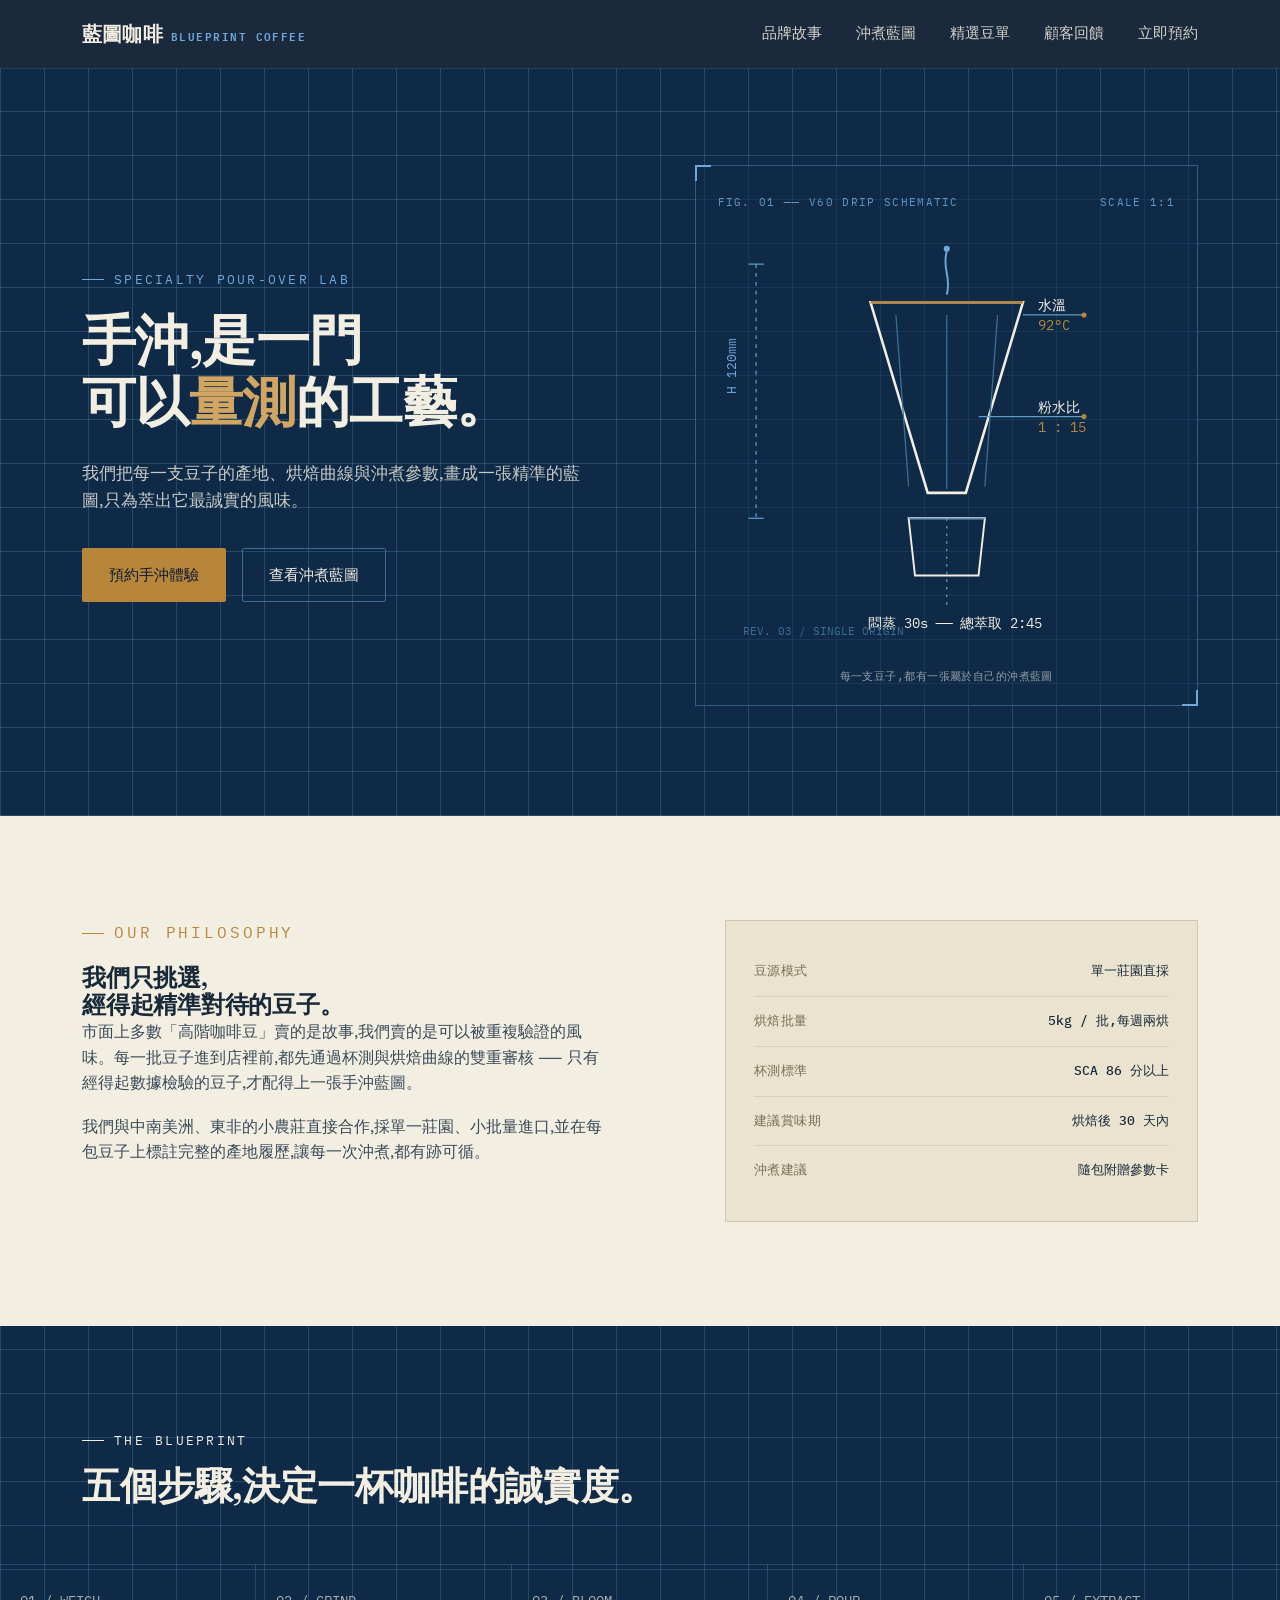
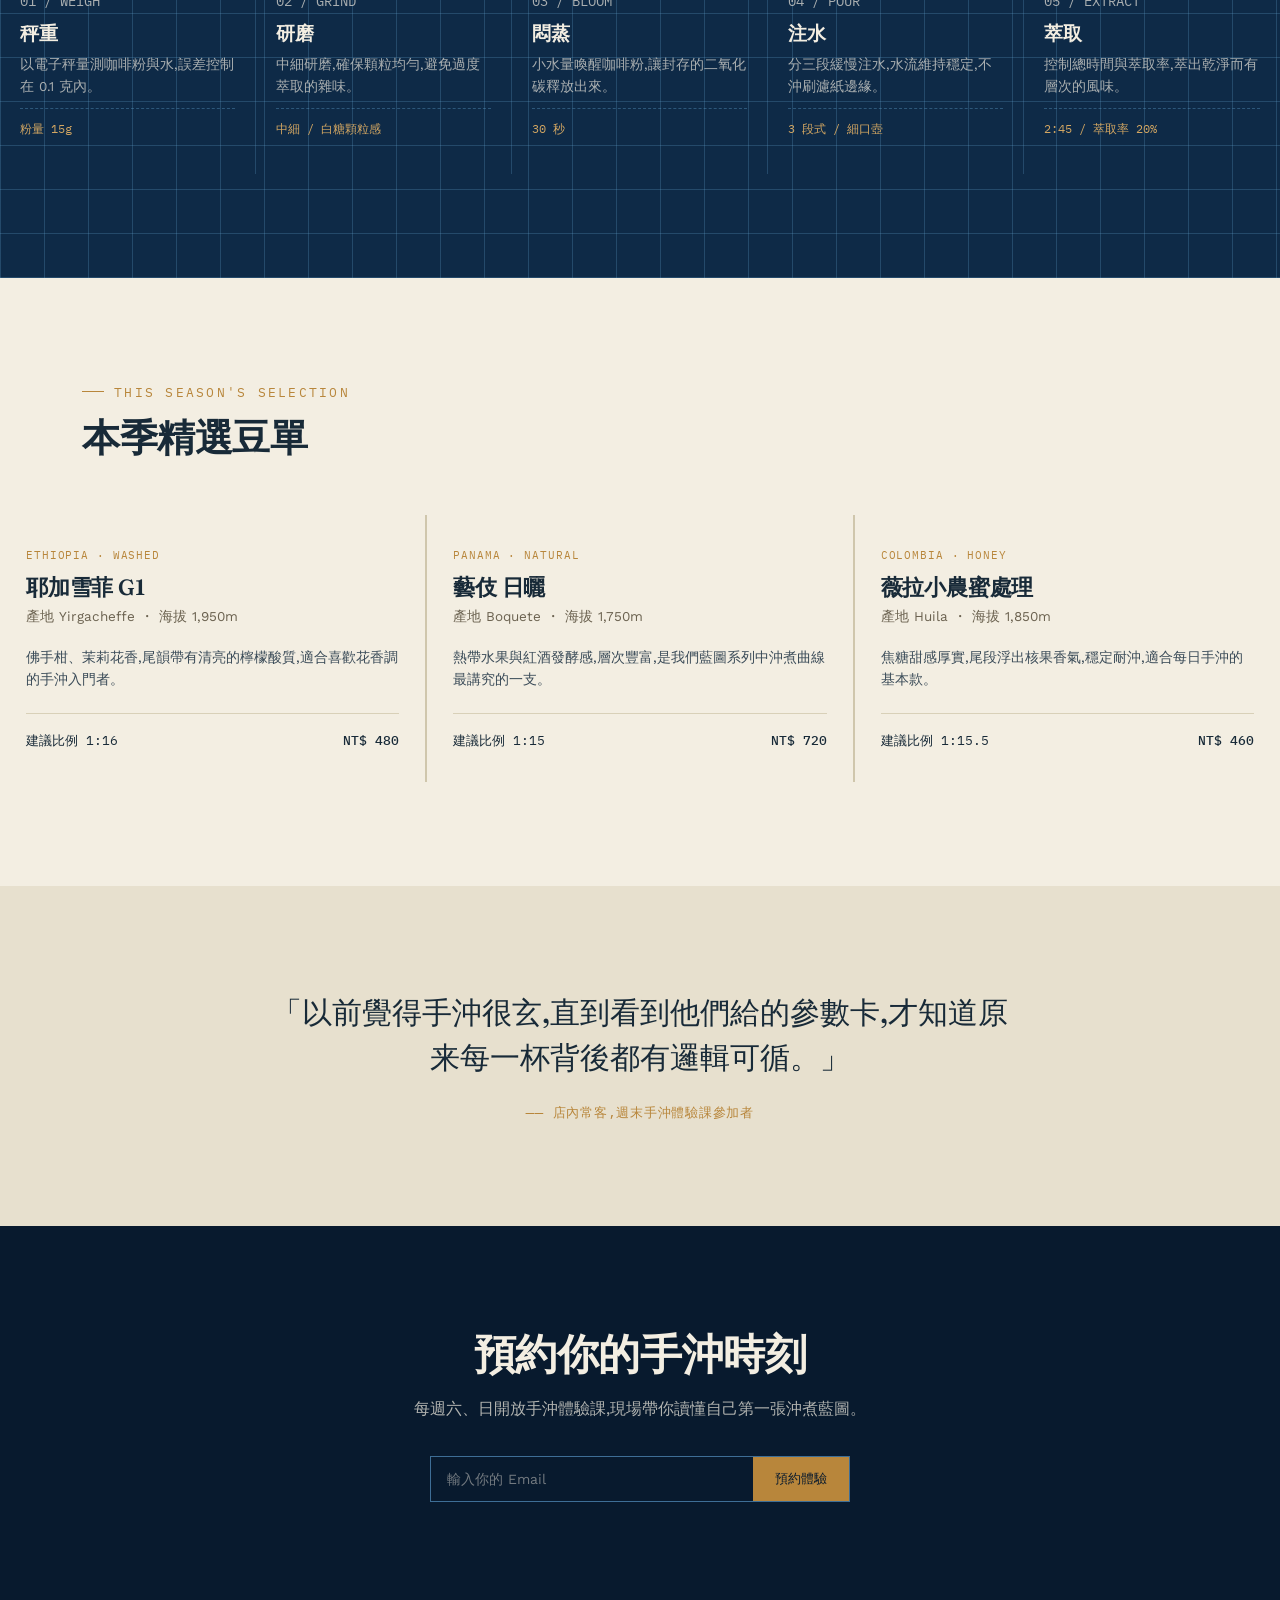
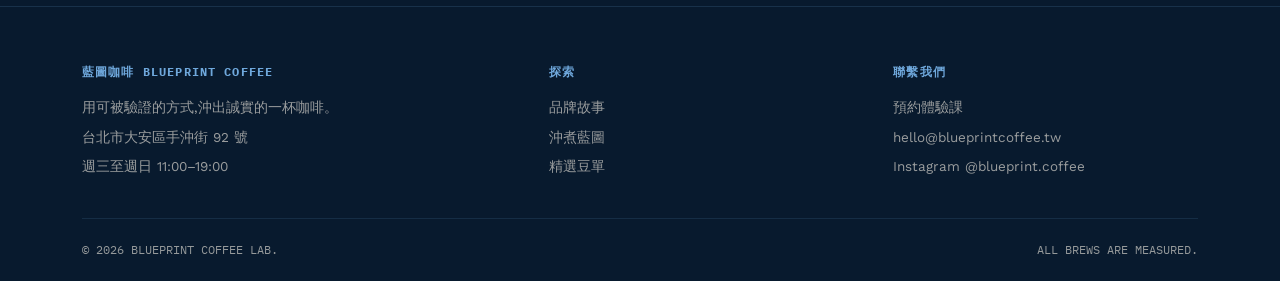
<file: docs/index.html>
<!DOCTYPE html>
<html lang="zh-Hant">
<head>
<meta charset="UTF-8">
<meta name="viewport" content="width=device-width, initial-scale=1.0">
<title>藍圖咖啡 Blueprint Coffee ── 精準手沖,誠實風味</title>
<link rel="preconnect" href="https://fonts.googleapis.com">
<link rel="preconnect" href="https://fonts.gstatic.com" crossorigin>
<link href="https://fonts.googleapis.com/css2?family=Fraunces:opsz,wght@9..144,400;9..144,500;9..144,600;9..144,700&family=Work+Sans:wght@300;400;500;600&family=IBM+Plex+Mono:wght@400;500&display=swap" rel="stylesheet">
<style>
  :root{
    --ink-black:#081A2E;
    --blueprint:#0E2A47;
    --blueprint-line:#3E6E96;
    --blueprint-line-soft:rgba(94,155,197,0.28);
    --paper:#F3EEE2;
    --paper-dim:#E7E0CE;
    --brass:#B8863B;
    --brass-light:#D2A662;
    --sky:#6FA8DC;
    --ink-on-paper:#182A38;
    --max-w:1180px;
  }

  *{margin:0;padding:0;box-sizing:border-box;}
  html{scroll-behavior:smooth;}
  body{
    font-family:'Work Sans', sans-serif;
    background:var(--paper);
    color:var(--ink-on-paper);
    line-height:1.6;
    -webkit-font-smoothing:antialiased;
  }
  a{color:inherit;text-decoration:none;}
  img,svg{display:block;max-width:100%;}
  .container{max-width:var(--max-w);margin:0 auto;padding:0 32px;}
  .eyebrow{
    font-family:'IBM Plex Mono', monospace;
    font-size:12.5px;
    letter-spacing:0.18em;
    text-transform:uppercase;
    display:flex;
    align-items:center;
    gap:10px;
  }
  .eyebrow::before{
    content:"";
    width:22px;height:1px;
    background:currentColor;
    display:inline-block;
  }
  h1,h2,h3{
    font-family:'Fraunces', serif;
    font-weight:600;
    line-height:1.15;
    letter-spacing:-0.01em;
  }
  .btn{
    display:inline-flex;
    align-items:center;
    gap:10px;
    padding:14px 26px;
    border-radius:2px;
    font-family:'Work Sans', sans-serif;
    font-size:15px;
    font-weight:500;
    border:1px solid transparent;
    cursor:pointer;
    transition:transform .25s ease, background .25s ease, border-color .25s ease, color .25s ease;
  }
  .btn:focus-visible{outline:2px solid var(--sky);outline-offset:3px;}
  .btn-primary{background:var(--brass);color:var(--ink-black);}
  .btn-primary:hover{background:var(--brass-light);transform:translateY(-1px);}
  .btn-ghost{border-color:var(--blueprint-line);color:var(--paper);}
  .btn-ghost:hover{border-color:var(--sky);color:var(--sky);}
  .btn-ghost.on-paper{border-color:var(--ink-on-paper);color:var(--ink-on-paper);}
  .btn-ghost.on-paper:hover{border-color:var(--brass);color:var(--brass);}

  /* ---------- NAV ---------- */
  header{
    position:sticky;top:0;z-index:50;
    background:rgba(8,26,46,0.92);
    backdrop-filter:blur(6px);
    border-bottom:1px solid rgba(94,155,197,0.2);
  }
  nav{
    max-width:var(--max-w);margin:0 auto;padding:18px 32px;
    display:flex;align-items:center;justify-content:space-between;
    color:var(--paper);
  }
  .logo{
    font-family:'Fraunces', serif;
    font-size:20px;font-weight:600;letter-spacing:0.01em;
    color:var(--paper);display:flex;align-items:baseline;gap:8px;
  }
  .logo span{
    font-family:'IBM Plex Mono', monospace;
    font-size:10.5px;letter-spacing:0.14em;color:var(--sky);
  }
  .nav-links{display:flex;gap:34px;font-size:14.5px;}
  .nav-links a{opacity:0.85;transition:opacity .2s;}
  .nav-links a:hover{opacity:1;color:var(--sky);}
  .nav-toggle{display:none;background:none;border:none;color:var(--paper);font-size:24px;cursor:pointer;}

  @media (max-width:860px){
    .nav-links{
      position:absolute;top:100%;left:0;right:0;
      background:var(--ink-black);
      flex-direction:column;gap:0;
      max-height:0;overflow:hidden;
      transition:max-height .3s ease;
    }
    .nav-links.open{max-height:320px;}
    .nav-links a{padding:16px 32px;border-top:1px solid rgba(94,155,197,0.15);}
    .nav-toggle{display:block;}
  }

  /* ---------- HERO ---------- */
  .hero{
    background:
      repeating-linear-gradient(0deg, var(--blueprint-line-soft) 0, var(--blueprint-line-soft) 1px, transparent 1px, transparent 44px),
      repeating-linear-gradient(90deg, var(--blueprint-line-soft) 0, var(--blueprint-line-soft) 1px, transparent 1px, transparent 44px),
      var(--blueprint);
    color:var(--paper);
    padding:96px 0 110px;
    position:relative;
    overflow:hidden;
  }
  .hero-grid{
    max-width:var(--max-w);margin:0 auto;padding:0 32px;
    display:grid;grid-template-columns:1.05fr 0.95fr;gap:56px;align-items:center;
  }
  .hero h1{font-size:clamp(34px,4.6vw,54px);margin:20px 0 26px;color:var(--paper);}
  .hero h1 em{font-style:normal;color:var(--brass-light);}
  .hero p.lede{font-size:17px;max-width:46ch;color:rgba(243,238,226,0.82);margin-bottom:34px;}
  .hero-cta{display:flex;gap:16px;flex-wrap:wrap;}
  .hero-eyebrow{color:var(--sky);margin-bottom:6px;}

  .blueprint-plate{
    position:relative;
    border:1px solid rgba(94,155,197,0.45);
    background:rgba(15,42,71,0.55);
    padding:28px 22px 20px;
  }
  .blueprint-plate::before,.blueprint-plate::after,
  .plate-corner-tl,.plate-corner-br{
    content:"";position:absolute;width:14px;height:14px;
    border-color:var(--sky);
  }
  .blueprint-plate::before{top:-1px;left:-1px;border-top:2px solid var(--sky);border-left:2px solid var(--sky);}
  .blueprint-plate::after{bottom:-1px;right:-1px;border-bottom:2px solid var(--sky);border-right:2px solid var(--sky);}
  .plate-label{
    font-family:'IBM Plex Mono', monospace;font-size:11px;letter-spacing:0.12em;
    color:var(--sky);display:flex;justify-content:space-between;margin-bottom:14px;opacity:0.85;
  }
  .plate-caption{
    font-family:'IBM Plex Mono', monospace;font-size:11px;color:rgba(243,238,226,0.6);
    text-align:center;margin-top:10px;letter-spacing:0.04em;
  }

  @media (max-width:900px){
    .hero-grid{grid-template-columns:1fr;}
    .hero{padding:64px 0 76px;}
  }

  /* ---------- SECTION SHARED ---------- */
  section{padding:104px 0;}
  .section-head{max-width:640px;margin-bottom:56px;}
  .section-head h2{font-size:clamp(26px,3.2vw,38px);margin-top:14px;}
  .on-dark{background:var(--ink-black);color:var(--paper);}
  .on-dark .eyebrow{color:var(--sky);}
  .on-paper .eyebrow{color:var(--brass);}

  /* ---------- ABOUT / SPEC SHEET ---------- */
  .about-grid{display:grid;grid-template-columns:1.1fr 0.9fr;gap:64px;align-items:start;}
  .about-grid p{font-size:16px;color:#3a4b58;max-width:52ch;margin-bottom:18px;}
  .spec-sheet{border:1px solid #cfc6ac;background:#EAE3D0;padding:26px 28px;}
  .spec-row{
    display:flex;justify-content:space-between;gap:20px;
    padding:14px 0;border-bottom:1px solid #d8d0b8;
    font-family:'IBM Plex Mono', monospace;font-size:13px;
  }
  .spec-row:last-child{border-bottom:none;}
  .spec-row dt{color:#7a6f52;letter-spacing:0.04em;}
  .spec-row dd{font-weight:500;color:var(--ink-on-paper);text-align:right;}

  @media (max-width:860px){ .about-grid{grid-template-columns:1fr;} }

  /* ---------- PROCESS BLUEPRINT ---------- */
  .process{
    background:
      repeating-linear-gradient(0deg, var(--blueprint-line-soft) 0, var(--blueprint-line-soft) 1px, transparent 1px, transparent 44px),
      repeating-linear-gradient(90deg, var(--blueprint-line-soft) 0, var(--blueprint-line-soft) 1px, transparent 1px, transparent 44px),
      var(--blueprint);
    color:var(--paper);
  }
  .steps{
    display:grid;grid-template-columns:repeat(5,1fr);gap:0;
    border-top:1px solid var(--blueprint-line-soft);
  }
  .step{
    padding:26px 20px;border-right:1px solid var(--blueprint-line-soft);position:relative;
  }
  .step:last-child{border-right:none;}
  .step-index{font-family:'IBM Plex Mono', monospace;font-size:12px;color:var(--sky);margin-bottom:14px;}
  .step h3{font-size:19px;color:var(--paper);margin-bottom:10px;font-weight:600;}
  .step p{font-size:13.5px;color:rgba(243,238,226,0.68);margin-bottom:10px;}
  .step .metric{
    font-family:'IBM Plex Mono', monospace;font-size:12px;color:var(--brass-light);
    border-top:1px dashed rgba(94,155,197,0.4);padding-top:10px;
  }
  @media (max-width:960px){
    .steps{grid-template-columns:1fr 1fr;}
    .step{border-right:1px solid var(--blueprint-line-soft);border-bottom:1px solid var(--blueprint-line-soft);}
    .step:nth-child(2n){border-right:none;}
  }
  @media (max-width:560px){
    .steps{grid-template-columns:1fr;}
    .step{border-right:none;}
  }

  /* ---------- BEANS ---------- */
  .bean-grid{display:grid;grid-template-columns:repeat(3,1fr);gap:2px;background:#cfc6ac;}
  .bean-card{
    background:var(--paper);padding:32px 26px;position:relative;
    display:flex;flex-direction:column;height:100%;
  }
  .bean-tag{
    font-family:'IBM Plex Mono', monospace;font-size:11px;color:var(--brass);
    letter-spacing:0.08em;margin-bottom:10px;
  }
  .bean-card h3{font-size:22px;margin-bottom:6px;}
  .bean-origin{font-size:13.5px;color:#6b6250;margin-bottom:18px;}
  .bean-notes{font-size:14px;color:#3a4b58;margin-bottom:22px;flex-grow:1;}
  .bean-meta{
    display:flex;justify-content:space-between;align-items:center;
    border-top:1px solid #d8d0b8;padding-top:16px;
    font-family:'IBM Plex Mono', monospace;font-size:12.5px;
  }
  .bean-price{color:var(--ink-on-paper);font-weight:500;}
  @media (max-width:900px){ .bean-grid{grid-template-columns:1fr 1fr;} }
  @media (max-width:600px){ .bean-grid{grid-template-columns:1fr;} }

  /* ---------- QUOTE ---------- */
  .quote-section{background:var(--paper-dim);}
  .quote-wrap{max-width:760px;margin:0 auto;text-align:center;}
  blockquote{
    font-family:'Fraunces', serif;font-size:clamp(22px,2.6vw,30px);
    font-weight:500;line-height:1.5;color:var(--ink-on-paper);margin-bottom:22px;
  }
  .quote-attr{font-family:'IBM Plex Mono', monospace;font-size:12.5px;color:var(--brass);letter-spacing:0.06em;}

  /* ---------- CTA / FOOTER ---------- */
  .cta-section{background:var(--ink-black);color:var(--paper);text-align:center;}
  .cta-section h2{font-size:clamp(28px,3.6vw,42px);margin-bottom:18px;}
  .cta-section p{color:rgba(243,238,226,0.72);max-width:48ch;margin:0 auto 34px;}
  .cta-form{
    display:flex;max-width:420px;margin:0 auto;gap:0;border:1px solid var(--blueprint-line);
  }
  .cta-form input{
    flex:1;background:transparent;border:none;padding:14px 16px;
    color:var(--paper);font-family:'Work Sans', sans-serif;font-size:14px;
  }
  .cta-form input::placeholder{color:rgba(243,238,226,0.45);}
  .cta-form input:focus{outline:none;}
  .cta-form button{
    background:var(--brass);color:var(--ink-black);border:none;
    padding:0 22px;font-weight:500;cursor:pointer;font-family:'Work Sans', sans-serif;
    transition:background .2s;
  }
  .cta-form button:hover{background:var(--brass-light);}

  footer{background:var(--ink-black);border-top:1px solid rgba(94,155,197,0.18);color:rgba(243,238,226,0.6);}
  .footer-grid{
    display:grid;grid-template-columns:1.4fr 1fr 1fr;gap:40px;padding:56px 0 32px;
    font-size:13.5px;
  }
  .footer-grid h4{
    font-family:'IBM Plex Mono', monospace;font-size:11.5px;letter-spacing:0.1em;
    color:var(--sky);margin-bottom:16px;text-transform:uppercase;
  }
  .footer-grid p, .footer-grid a{display:block;margin-bottom:8px;color:rgba(243,238,226,0.62);}
  .footer-grid a:hover{color:var(--paper);}
  .footer-bottom{
    border-top:1px solid rgba(94,155,197,0.15);padding:22px 0;
    font-family:'IBM Plex Mono', monospace;font-size:11.5px;
    display:flex;justify-content:space-between;flex-wrap:wrap;gap:10px;
  }
  @media (max-width:700px){ .footer-grid{grid-template-columns:1fr;} }

  /* ---------- REVEAL ---------- */
  .reveal{opacity:0;transform:translateY(18px);transition:opacity .7s ease, transform .7s ease;}
  .reveal.in{opacity:1;transform:translateY(0);}
  @media (prefers-reduced-motion: reduce){
    .reveal{opacity:1;transform:none;transition:none;}
    html{scroll-behavior:auto;}
  }
</style>
</head>
<body>

<header>
  <nav>
    <a href="#top" class="logo">藍圖咖啡<span>BLUEPRINT COFFEE</span></a>
    <button class="nav-toggle" id="navToggle" aria-label="開啟選單" aria-expanded="false">☰</button>
    <div class="nav-links" id="navLinks">
      <a href="#about">品牌故事</a>
      <a href="#process">沖煮藍圖</a>
      <a href="#beans">精選豆單</a>
      <a href="#quote">顧客回饋</a>
      <a href="#cta">立即預約</a>
    </div>
  </nav>
</header>

<section class="hero" id="top">
  <div class="hero-grid">
    <div>
      <p class="eyebrow hero-eyebrow">SPECIALTY POUR-OVER LAB</p>
      <h1>手沖,是一門<br>可以<em>量測</em>的工藝。</h1>
      <p class="lede">我們把每一支豆子的產地、烘焙曲線與沖煮參數,畫成一張精準的藍圖,只為萃出它最誠實的風味。</p>
      <div class="hero-cta">
        <a href="#cta" class="btn btn-primary">預約手沖體驗</a>
        <a href="#process" class="btn btn-ghost">查看沖煮藍圖</a>
      </div>
    </div>

    <div class="blueprint-plate reveal">
      <div class="plate-label"><span>FIG. 01 ── V60 DRIP SCHEMATIC</span><span>SCALE 1:1</span></div>
      <svg viewBox="0 0 360 340" xmlns="http://www.w3.org/2000/svg" role="img" aria-label="V60 手沖濾杯示意圖,標註水溫、粉水比、悶蒸與總萃取時間">
        <!-- dimension lines -->
        <line x1="30" y1="30" x2="30" y2="230" stroke="#5E9BC5" stroke-width="1" stroke-dasharray="3 4"/>
        <line x1="24" y1="30" x2="36" y2="30" stroke="#5E9BC5" stroke-width="1"/>
        <line x1="24" y1="230" x2="36" y2="230" stroke="#5E9BC5" stroke-width="1"/>
        <text x="14" y="132" fill="#6FA8DC" font-size="10" font-family="IBM Plex Mono, monospace" transform="rotate(-90 14 132)">H 120mm</text>

        <!-- dripper cone -->
        <path d="M120 60 L240 60 L195 210 L165 210 Z" fill="none" stroke="#F3EEE2" stroke-width="2"/>
        <path d="M120 60 L240 60" stroke="#B8863B" stroke-width="2"/>
        <!-- ribs -->
        <line x1="140" y1="70" x2="150" y2="205" stroke="#3E6E96" stroke-width="1"/>
        <line x1="180" y1="70" x2="180" y2="207" stroke="#3E6E96" stroke-width="1"/>
        <line x1="220" y1="70" x2="210" y2="205" stroke="#3E6E96" stroke-width="1"/>

        <!-- server -->
        <path d="M150 230 L210 230 L205 275 L155 275 Z" fill="none" stroke="#F3EEE2" stroke-width="1.5"/>
        <line x1="150" y1="230" x2="210" y2="230" stroke="#5E9BC5" stroke-width="1"/>

        <!-- pour line + droplets -->
        <path d="M180 20 C176 34, 184 40, 180 54" stroke="#6FA8DC" stroke-width="1.5" fill="none"/>
        <circle cx="180" cy="18" r="2.4" fill="#6FA8DC"/>

        <!-- annotation callouts -->
        <line x1="240" y1="70" x2="288" y2="70" stroke="#5E9BC5" stroke-width="1"/>
        <circle cx="288" cy="70" r="2" fill="#B8863B"/>
        <text x="252" y="66" fill="#F3EEE2" font-size="11" font-family="IBM Plex Mono, monospace">水溫</text>
        <text x="252" y="82" fill="#B8863B" font-size="11" font-family="IBM Plex Mono, monospace">92°C</text>

        <line x1="205" y1="150" x2="288" y2="150" stroke="#5E9BC5" stroke-width="1"/>
        <circle cx="288" cy="150" r="2" fill="#B8863B"/>
        <text x="252" y="146" fill="#F3EEE2" font-size="11" font-family="IBM Plex Mono, monospace">粉水比</text>
        <text x="252" y="162" fill="#B8863B" font-size="11" font-family="IBM Plex Mono, monospace">1 : 15</text>

        <line x1="180" y1="230" x2="180" y2="300" stroke="#5E9BC5" stroke-width="1" stroke-dasharray="2 4"/>
        <text x="118" y="316" fill="#F3EEE2" font-size="11" font-family="IBM Plex Mono, monospace">悶蒸 30s ── 總萃取 2:45</text>

        <!-- corner tick -->
        <text x="20" y="322" fill="#3E6E96" font-size="9" font-family="IBM Plex Mono, monospace">REV. 03 / SINGLE ORIGIN</text>
      </svg>
      <p class="plate-caption">每一支豆子,都有一張屬於自己的沖煮藍圖</p>
    </div>
  </div>
</section>

<section class="on-paper" id="about">
  <div class="container">
    <div class="about-grid">
      <div class="reveal">
        <p class="eyebrow">OUR PHILOSOPHY</p>
        <h2>我們只挑選,<br>經得起精準對待的豆子。</h2>
        <p>市面上多數「高階咖啡豆」賣的是故事,我們賣的是可以被重複驗證的風味。每一批豆子進到店裡前,都先通過杯測與烘焙曲線的雙重審核 ── 只有經得起數據檢驗的豆子,才配得上一張手沖藍圖。</p>
        <p>我們與中南美洲、東非的小農莊直接合作,採單一莊園、小批量進口,並在每包豆子上標註完整的產地履歷,讓每一次沖煮,都有跡可循。</p>
      </div>
      <dl class="spec-sheet reveal">
        <div class="spec-row"><dt>豆源模式</dt><dd>單一莊園直採</dd></div>
        <div class="spec-row"><dt>烘焙批量</dt><dd>5kg / 批,每週兩烘</dd></div>
        <div class="spec-row"><dt>杯測標準</dt><dd>SCA 86 分以上</dd></div>
        <div class="spec-row"><dt>建議賞味期</dt><dd>烘焙後 30 天內</dd></div>
        <div class="spec-row"><dt>沖煮建議</dt><dd>隨包附贈參數卡</dd></div>
      </dl>
    </div>
  </div>
</section>

<section class="process" id="process">
  <div class="container">
    <div class="section-head reveal">
      <p class="eyebrow">THE BLUEPRINT</p>
      <h2>五個步驟,決定一杯咖啡的誠實度。</h2>
    </div>
  </div>
  <div class="steps reveal">
    <div class="step">
      <p class="step-index">01 / WEIGH</p>
      <h3>秤重</h3>
      <p>以電子秤量測咖啡粉與水,誤差控制在 0.1 克內。</p>
      <p class="metric">粉量 15g</p>
    </div>
    <div class="step">
      <p class="step-index">02 / GRIND</p>
      <h3>研磨</h3>
      <p>中細研磨,確保顆粒均勻,避免過度萃取的雜味。</p>
      <p class="metric">中細 / 白糖顆粒感</p>
    </div>
    <div class="step">
      <p class="step-index">03 / BLOOM</p>
      <h3>悶蒸</h3>
      <p>小水量喚醒咖啡粉,讓封存的二氧化碳釋放出來。</p>
      <p class="metric">30 秒</p>
    </div>
    <div class="step">
      <p class="step-index">04 / POUR</p>
      <h3>注水</h3>
      <p>分三段緩慢注水,水流維持穩定,不沖刷濾紙邊緣。</p>
      <p class="metric">3 段式 / 細口壺</p>
    </div>
    <div class="step">
      <p class="step-index">05 / EXTRACT</p>
      <h3>萃取</h3>
      <p>控制總時間與萃取率,萃出乾淨而有層次的風味。</p>
      <p class="metric">2:45 / 萃取率 20%</p>
    </div>
  </div>
</section>

<section class="on-paper" id="beans">
  <div class="container">
    <div class="section-head reveal">
      <p class="eyebrow">THIS SEASON'S SELECTION</p>
      <h2>本季精選豆單</h2>
    </div>
  </div>
  <div class="bean-grid reveal">
    <div class="bean-card">
      <p class="bean-tag">ETHIOPIA · WASHED</p>
      <h3>耶加雪菲 G1</h3>
      <p class="bean-origin">產地 Yirgacheffe ・ 海拔 1,950m</p>
      <p class="bean-notes">佛手柑、茉莉花香,尾韻帶有清亮的檸檬酸質,適合喜歡花香調的手沖入門者。</p>
      <div class="bean-meta"><span>建議比例 1:16</span><span class="bean-price">NT$ 480</span></div>
    </div>
    <div class="bean-card">
      <p class="bean-tag">PANAMA · NATURAL</p>
      <h3>藝伎 日曬</h3>
      <p class="bean-origin">產地 Boquete ・ 海拔 1,750m</p>
      <p class="bean-notes">熱帶水果與紅酒發酵感,層次豐富,是我們藍圖系列中沖煮曲線最講究的一支。</p>
      <div class="bean-meta"><span>建議比例 1:15</span><span class="bean-price">NT$ 720</span></div>
    </div>
    <div class="bean-card">
      <p class="bean-tag">COLOMBIA · HONEY</p>
      <h3>薇拉小農蜜處理</h3>
      <p class="bean-origin">產地 Huila ・ 海拔 1,850m</p>
      <p class="bean-notes">焦糖甜感厚實,尾段浮出核果香氣,穩定耐沖,適合每日手沖的基本款。</p>
      <div class="bean-meta"><span>建議比例 1:15.5</span><span class="bean-price">NT$ 460</span></div>
    </div>
  </div>
</section>

<section class="quote-section" id="quote">
  <div class="container">
    <div class="quote-wrap reveal">
      <blockquote>「以前覺得手沖很玄,直到看到他們給的參數卡,才知道原来每一杯背後都有邏輯可循。」</blockquote>
      <p class="quote-attr">── 店內常客,週末手沖體驗課參加者</p>
    </div>
  </div>
</section>

<section class="cta-section" id="cta">
  <div class="container">
    <h2 class="reveal">預約你的手沖時刻</h2>
    <p class="reveal">每週六、日開放手沖體驗課,現場帶你讀懂自己第一張沖煮藍圖。</p>
    <form class="cta-form reveal" onsubmit="event.preventDefault(); this.querySelector('button').textContent='已收到,我們會盡快聯繫';">
      <input type="email" placeholder="輸入你的 Email" required aria-label="Email">
      <button type="submit">預約體驗</button>
    </form>
  </div>
</section>

<footer>
  <div class="container">
    <div class="footer-grid">
      <div>
        <h4>藍圖咖啡 BLUEPRINT COFFEE</h4>
        <p>用可被驗證的方式,沖出誠實的一杯咖啡。</p>
        <p>台北市大安區手沖街 92 號</p>
        <p>週三至週日 11:00–19:00</p>
      </div>
      <div>
        <h4>探索</h4>
        <a href="#about">品牌故事</a>
        <a href="#process">沖煮藍圖</a>
        <a href="#beans">精選豆單</a>
      </div>
      <div>
        <h4>聯繫我們</h4>
        <a href="#cta">預約體驗課</a>
        <a href="mailto:hello@blueprintcoffee.tw">hello@blueprintcoffee.tw</a>
        <a href="#top">Instagram @blueprint.coffee</a>
      </div>
    </div>
    <div class="footer-bottom">
      <span>© 2026 BLUEPRINT COFFEE LAB.</span>
      <span>ALL BREWS ARE MEASURED.</span>
    </div>
  </div>
</footer>

<script>
  // mobile nav toggle
  const navToggle = document.getElementById('navToggle');
  const navLinks = document.getElementById('navLinks');
  navToggle.addEventListener('click', () => {
    const isOpen = navLinks.classList.toggle('open');
    navToggle.setAttribute('aria-expanded', isOpen);
  });
  navLinks.querySelectorAll('a').forEach(a => a.addEventListener('click', () => {
    navLinks.classList.remove('open');
    navToggle.setAttribute('aria-expanded', 'false');
  }));

  // scroll reveal
  const prefersReduced = window.matchMedia('(prefers-reduced-motion: reduce)').matches;
  if (!prefersReduced && 'IntersectionObserver' in window) {
    const io = new IntersectionObserver((entries) => {
      entries.forEach(entry => {
        if (entry.isIntersecting) {
          entry.target.classList.add('in');
          io.unobserve(entry.target);
        }
      });
    }, { threshold: 0.15 });
    document.querySelectorAll('.reveal').forEach(el => io.observe(el));
  } else {
    document.querySelectorAll('.reveal').forEach(el => el.classList.add('in'));
  }
</script>

</body>
</html>
</file>
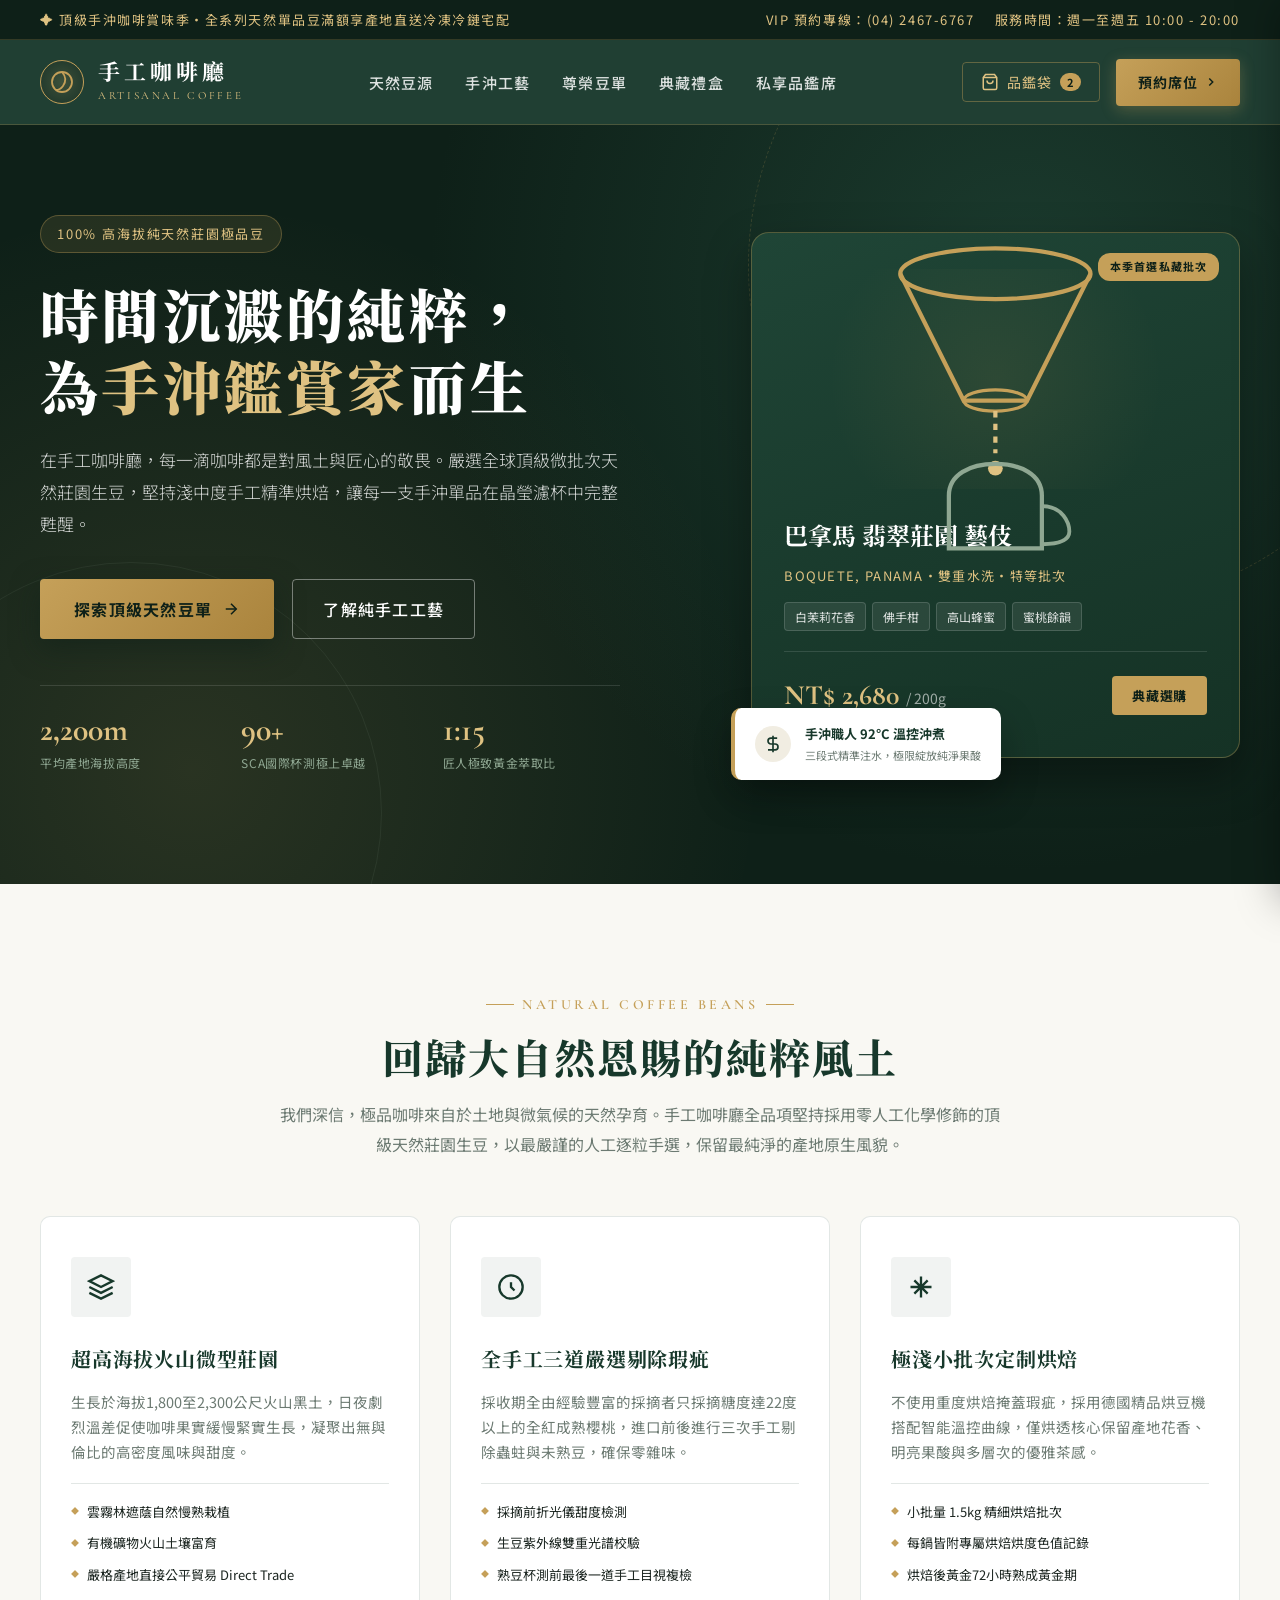
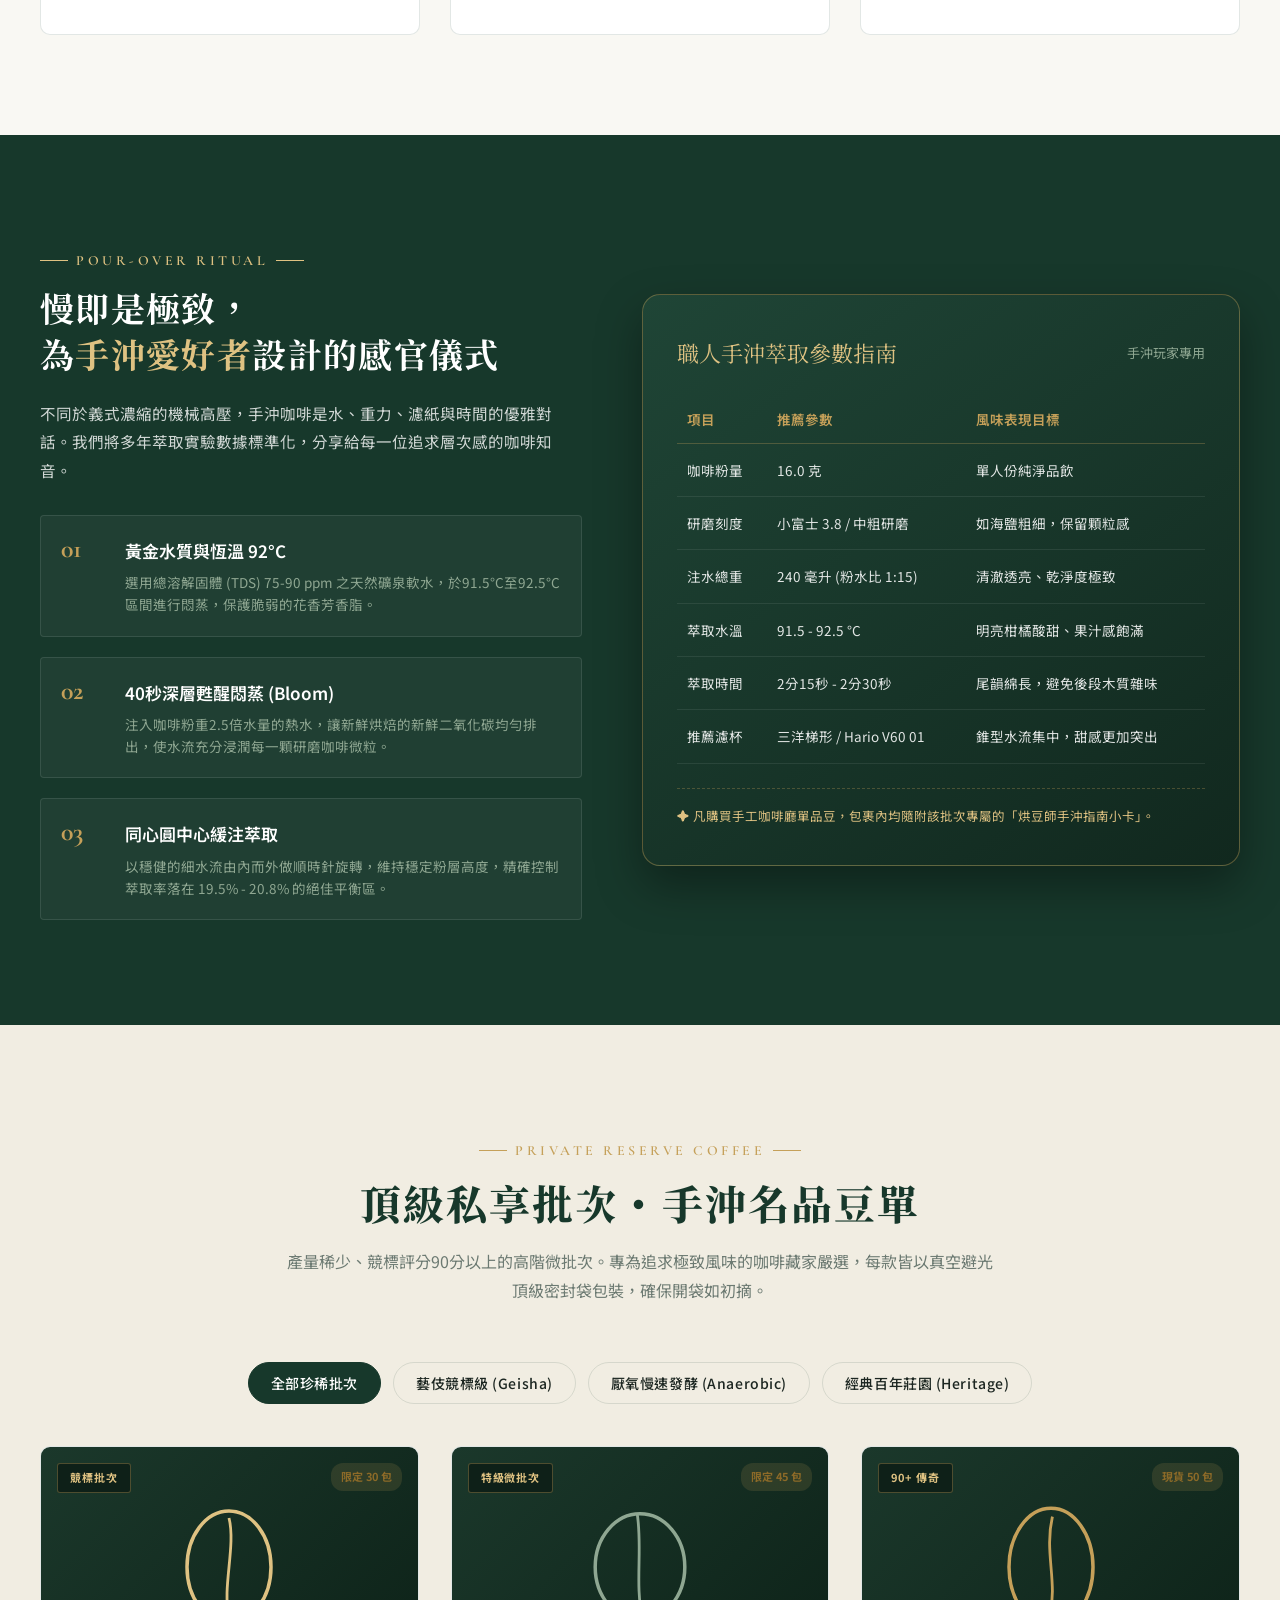
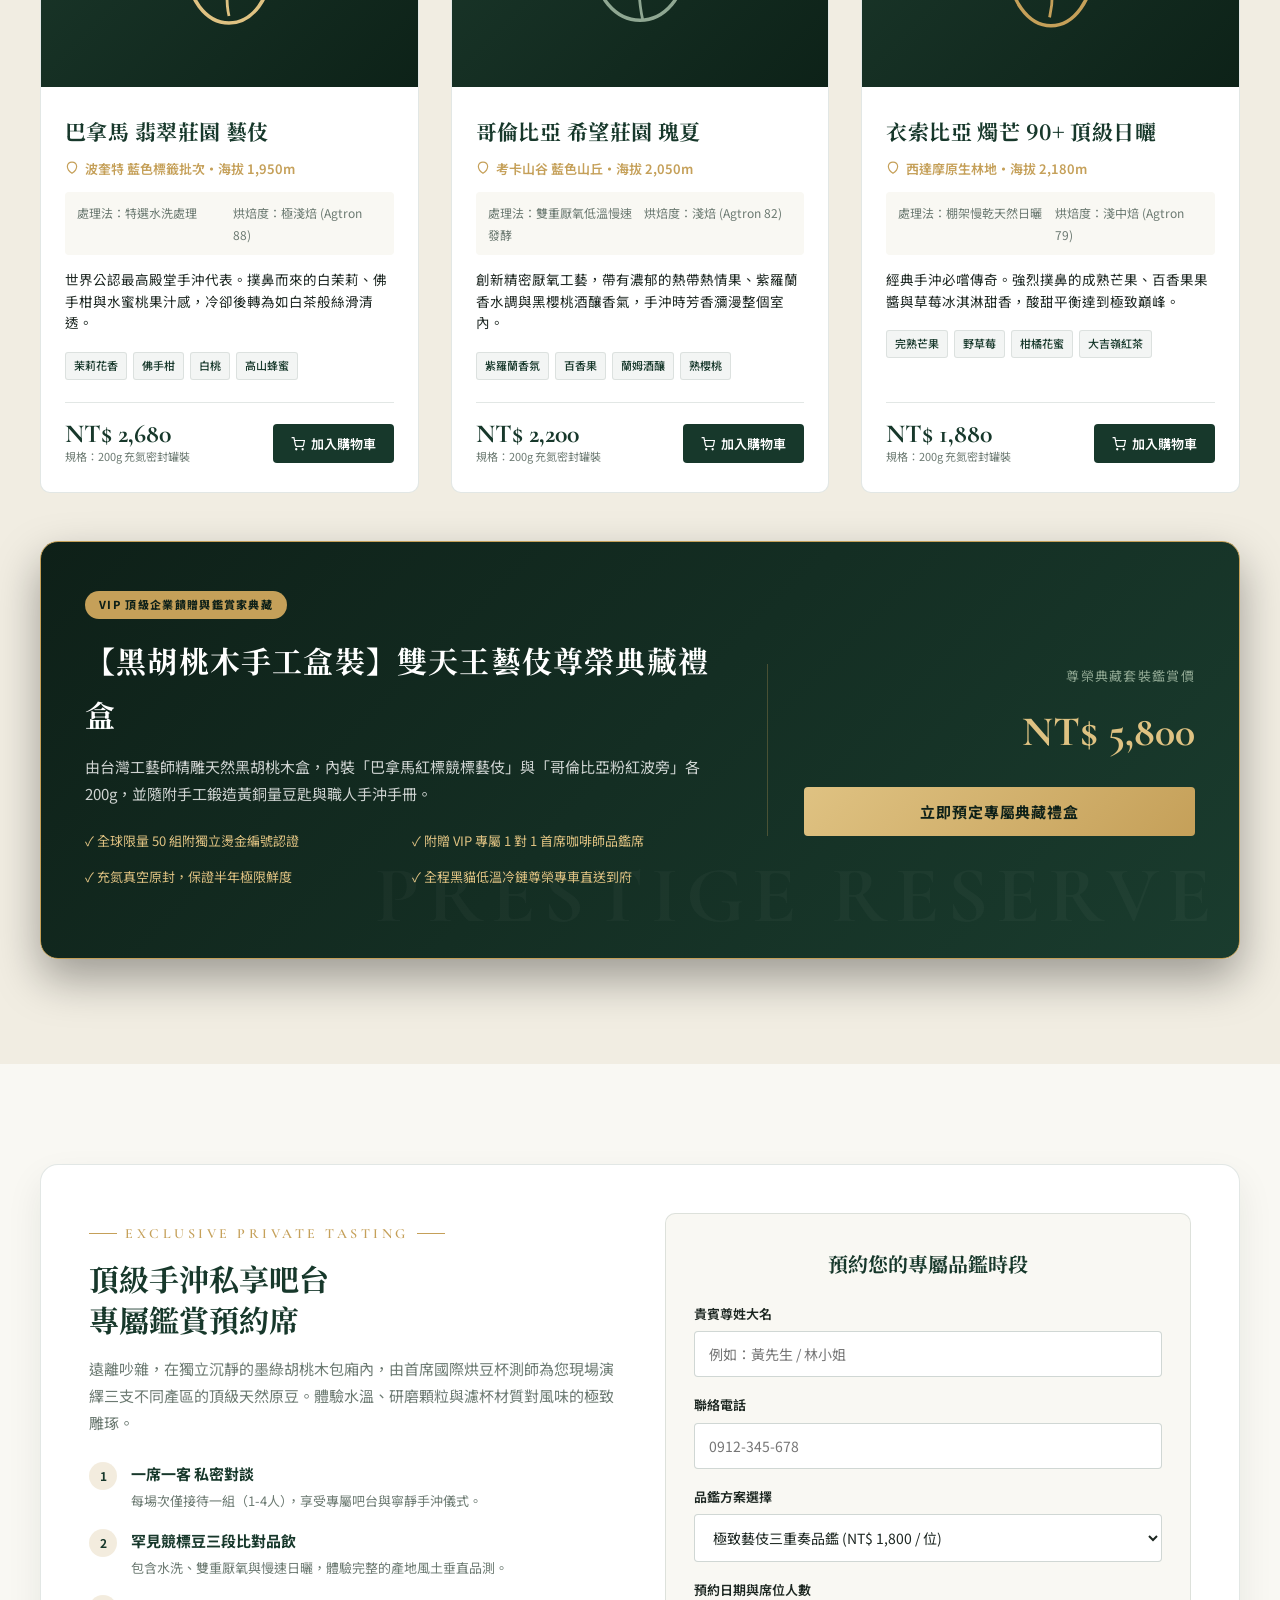
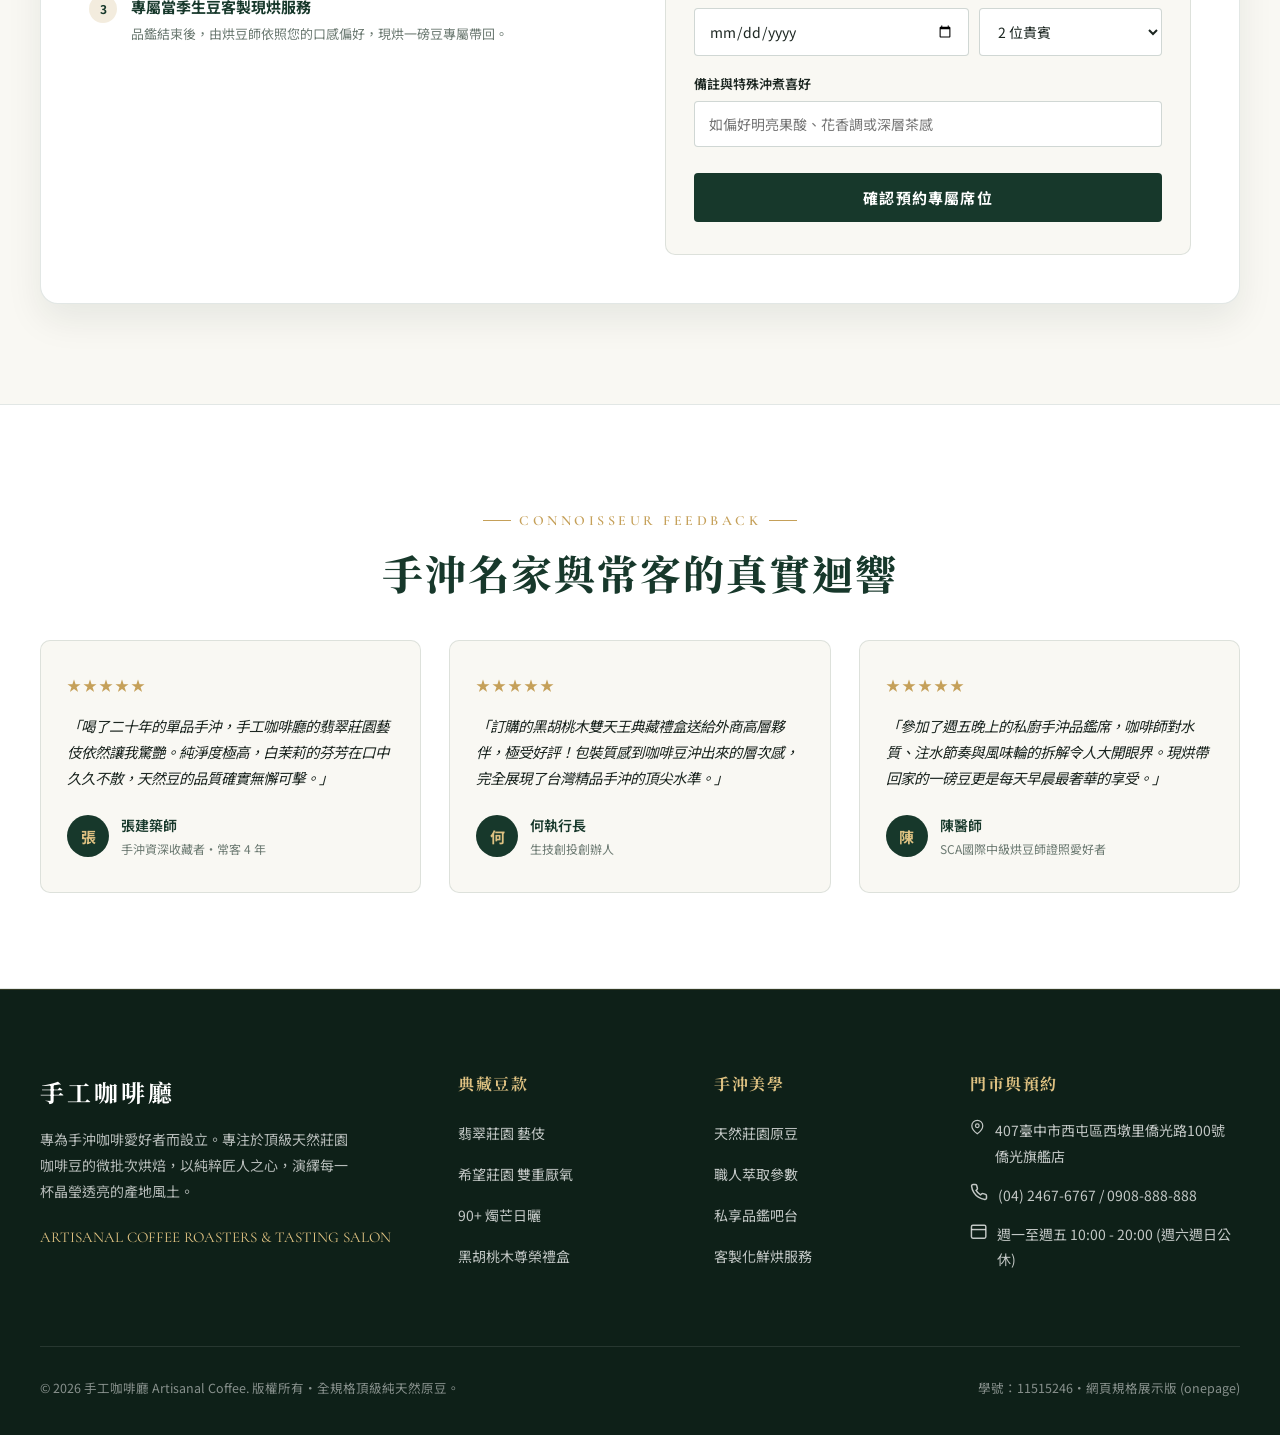
<file: onepage/index.html>
<!DOCTYPE html>
<html lang="zh-TW">
<head>
  <meta charset="UTF-8">
  <meta name="viewport" content="width=device-width, initial-scale=1.0">
  <title>手工咖啡廳｜天然原豆・匠心手沖・頂級典藏</title>
  <meta name="description" content="手工咖啡廳專為手沖咖啡鑑賞家打造。堅持100%高海拔天然單品莊園豆，匠人手工細緻萃取，提供頂級私享批次與尊榮品鑑禮盒。">
  <link rel="preconnect" href="https://fonts.googleapis.com">
  <link rel="preconnect" href="https://fonts.gstatic.com" crossorigin>
  <link href="https://fonts.googleapis.com/css2?family=Cormorant+Garamond:ital,wght@0,500;0,600;0,700;1,400&family=Noto+Sans+TC:wght@300;400;500;600;700&family=Noto+Serif+TC:wght@400;600;700;900&display=swap" rel="stylesheet">
  <style>
    :root {
      /* 核心色彩 - 墨綠色基調與奢華天然輔色 */
      --color-moss-deep: #0e2018;      /* 最深墨綠底色 */
      --color-moss-main: #17382b;      /* 經典墨綠色 */
      --color-moss-surface: #1f4536;   /* 墨綠色卡片/高亮面 */
      --color-moss-accent: #2e624e;    /* 墨綠延伸色 */
      --color-sage: #8fa792;           /* 鼠尾草綠/淡墨綠 */
      --color-gold: #c5a059;           /* 典藏黃金/香檳金色 */
      --color-gold-light: #dfc282;     /* 亮金色 */
      --color-cream-bg: #f9f8f3;       /* 天然米白紙感底色 */
      --color-cream-card: #ffffff;     /* 卡片白色 */
      --color-cream-soft: #f1ede2;     /* 溫潤燕麥色 */
      --color-charcoal: #1c2621;       /* 深炭墨文字 */
      --color-gray-subtle: #6c7a72;    /* 輔助灰綠文字 */
      --color-line: rgba(23, 56, 43, 0.12); /* 細邊框線 */
      --color-line-dark: rgba(197, 160, 89, 0.25);

      --font-serif: "Noto Serif TC", "Cormorant Garamond", serif;
      --font-sans: "Noto Sans TC", -apple-system, BlinkMacSystemFont, "Segoe UI", Roboto, sans-serif;
      --font-en: "Cormorant Garamond", Georgia, serif;

      --shadow-soft: 0 16px 36px rgba(14, 32, 24, 0.08);
      --shadow-hover: 0 24px 50px rgba(14, 32, 24, 0.16);
      --shadow-dark: 0 20px 45px rgba(0, 0, 0, 0.35);

      --radius-sm: 4px;
      --radius-md: 10px;
      --radius-lg: 18px;
      --transition: all 0.35s cubic-bezier(0.25, 1, 0.5, 1);
    }

    * {
      box-sizing: border-box;
      margin: 0;
      padding: 0;
    }

    html {
      scroll-behavior: smooth;
    }

    body {
      font-family: var(--font-sans);
      background-color: var(--color-cream-bg);
      color: var(--color-charcoal);
      line-height: 1.8;
      -webkit-font-smoothing: antialiased;
      overflow-x: hidden;
    }

    a {
      color: inherit;
      text-decoration: none;
      transition: var(--transition);
    }

    button, input, select, textarea {
      font-family: inherit;
      border: none;
      outline: none;
    }

    button {
      cursor: pointer;
    }

    .container {
      width: min(1200px, calc(100% - 48px));
      margin: 0 auto;
    }

    /* 頂部通知欄 */
    .top-bar {
      background-color: var(--color-moss-deep);
      color: var(--color-gold-light);
      padding: 8px 0;
      font-size: 13px;
      letter-spacing: 0.12em;
      border-bottom: 1px solid rgba(197, 160, 89, 0.2);
    }
    .top-bar-inner {
      display: flex;
      justify-content: space-between;
      align-items: center;
    }
    .top-bar-contact {
      display: flex;
      gap: 20px;
    }

    /* 導覽列 */
    header {
      position: sticky;
      top: 0;
      z-index: 120;
      background-color: rgba(23, 56, 43, 0.96);
      backdrop-filter: blur(14px);
      border-bottom: 1px solid rgba(197, 160, 89, 0.25);
      transition: var(--transition);
    }
    .nav-container {
      display: flex;
      align-items: center;
      justify-content: space-between;
      height: 84px;
    }
    .brand-logo {
      display: flex;
      align-items: center;
      gap: 14px;
    }
    .logo-icon {
      width: 44px;
      height: 44px;
      border-radius: 50%;
      border: 1px solid var(--color-gold);
      display: flex;
      align-items: center;
      justify-content: center;
      color: var(--color-gold);
      background: radial-gradient(circle, rgba(197,160,89,0.18) 0%, rgba(14,32,24,0.4) 100%);
    }
    .brand-text h1 {
      font-family: var(--font-serif);
      font-size: 22px;
      font-weight: 700;
      letter-spacing: 0.18em;
      color: #ffffff;
      line-height: 1.1;
    }
    .brand-text span {
      font-family: var(--font-en);
      font-size: 11px;
      letter-spacing: 0.24em;
      color: var(--color-gold-light);
      text-transform: uppercase;
      display: block;
      margin-top: 3px;
    }
    .nav-menu {
      display: flex;
      align-items: center;
      gap: 32px;
      list-style: none;
    }
    .nav-link {
      font-size: 15px;
      font-weight: 500;
      letter-spacing: 0.08em;
      color: rgba(255, 255, 255, 0.85);
      position: relative;
      padding: 6px 0;
    }
    .nav-link::after {
      content: '';
      position: absolute;
      bottom: 0;
      left: 0;
      width: 0%;
      height: 1px;
      background-color: var(--color-gold);
      transition: var(--transition);
    }
    .nav-link:hover {
      color: var(--color-gold-light);
    }
    .nav-link:hover::after {
      width: 100%;
    }
    .nav-actions {
      display: flex;
      align-items: center;
      gap: 16px;
    }
    .cart-btn {
      position: relative;
      background: transparent;
      color: var(--color-gold-light);
      border: 1px solid rgba(197, 160, 89, 0.4);
      border-radius: var(--radius-sm);
      padding: 9px 18px;
      display: flex;
      align-items: center;
      gap: 8px;
      font-size: 14px;
      letter-spacing: 0.06em;
      transition: var(--transition);
    }
    .cart-btn:hover {
      background: rgba(197, 160, 89, 0.15);
      border-color: var(--color-gold);
      color: #fff;
    }
    .cart-badge {
      background-color: var(--color-gold);
      color: var(--color-moss-deep);
      font-size: 11px;
      font-weight: 700;
      border-radius: 10px;
      padding: 1px 7px;
    }
    .btn-vip-tasting {
      background: linear-gradient(135deg, #c5a059 0%, #aa843d 100%);
      color: var(--color-moss-deep);
      font-weight: 700;
      font-size: 14px;
      letter-spacing: 0.08em;
      padding: 11px 22px;
      border-radius: var(--radius-sm);
      display: inline-flex;
      align-items: center;
      gap: 6px;
      box-shadow: 0 4px 15px rgba(197, 160, 89, 0.3);
      transition: var(--transition);
    }
    .btn-vip-tasting:hover {
      transform: translateY(-2px);
      box-shadow: 0 8px 22px rgba(197, 160, 89, 0.45);
      background: linear-gradient(135deg, #dfc282 0%, #c5a059 100%);
    }

    /* 主視覺 Hero 區域 */
    .hero {
      position: relative;
      background-color: var(--color-moss-deep);
      color: #ffffff;
      padding: 90px 0 110px;
      overflow: hidden;
      background-image: 
        radial-gradient(circle at 80% 20%, rgba(46, 98, 78, 0.4) 0%, transparent 50%),
        radial-gradient(circle at 15% 85%, rgba(197, 160, 89, 0.15) 0%, transparent 45%);
    }
    .hero::before {
      content: '';
      position: absolute;
      top: -200px;
      right: -150px;
      width: 680px;
      height: 680px;
      border-radius: 50%;
      border: 1px dashed rgba(197, 160, 89, 0.2);
      pointer-events: none;
    }
    .hero::after {
      content: '';
      position: absolute;
      bottom: -180px;
      left: -120px;
      width: 500px;
      height: 500px;
      border-radius: 50%;
      border: 1px solid rgba(143, 167, 146, 0.1);
      pointer-events: none;
    }
    .hero-grid {
      display: grid;
      grid-template-columns: 1.15fr 0.85fr;
      gap: 50px;
      align-items: center;
      position: relative;
      z-index: 2;
    }
    .hero-badge {
      display: inline-flex;
      align-items: center;
      gap: 8px;
      padding: 6px 16px;
      background-color: rgba(197, 160, 89, 0.12);
      border: 1px solid rgba(197, 160, 89, 0.35);
      color: var(--color-gold-light);
      border-radius: 30px;
      font-size: 13px;
      letter-spacing: 0.14em;
      margin-bottom: 24px;
      text-transform: uppercase;
    }
    .hero-title {
      font-family: var(--font-serif);
      font-size: clamp(38px, 4.6vw, 58px);
      line-height: 1.25;
      font-weight: 900;
      letter-spacing: 0.06em;
      margin-bottom: 22px;
    }
    .hero-title em {
      color: var(--color-gold-light);
      font-style: normal;
      position: relative;
    }
    .hero-subtitle {
      font-size: 17px;
      color: rgba(255, 255, 255, 0.82);
      line-height: 1.9;
      max-width: 580px;
      margin-bottom: 38px;
      font-weight: 300;
    }
    .hero-buttons {
      display: flex;
      flex-wrap: wrap;
      gap: 18px;
      margin-bottom: 46px;
    }
    .btn-primary {
      background: linear-gradient(135deg, var(--color-gold) 0%, #aa843d 100%);
      color: var(--color-moss-deep);
      font-weight: 700;
      font-size: 16px;
      letter-spacing: 0.08em;
      padding: 15px 34px;
      border-radius: var(--radius-sm);
      display: inline-flex;
      align-items: center;
      gap: 10px;
      transition: var(--transition);
      box-shadow: 0 10px 28px rgba(14, 32, 24, 0.5);
    }
    .btn-primary:hover {
      background: linear-gradient(135deg, #dfc282 0%, var(--color-gold) 100%);
      transform: translateY(-3px);
      box-shadow: 0 14px 34px rgba(197, 160, 89, 0.35);
    }
    .btn-secondary {
      background-color: transparent;
      color: #ffffff;
      border: 1px solid rgba(255, 255, 255, 0.4);
      font-weight: 500;
      font-size: 16px;
      letter-spacing: 0.08em;
      padding: 15px 30px;
      border-radius: var(--radius-sm);
      display: inline-flex;
      align-items: center;
      gap: 10px;
      transition: var(--transition);
    }
    .btn-secondary:hover {
      border-color: var(--color-gold);
      color: var(--color-gold-light);
      background-color: rgba(197, 160, 89, 0.08);
      transform: translateY(-3px);
    }

    /* 手沖參數數據條 */
    .hero-stats {
      display: grid;
      grid-template-columns: repeat(3, 1fr);
      gap: 24px;
      border-top: 1px solid rgba(255, 255, 255, 0.12);
      padding-top: 28px;
      max-width: 580px;
    }
    .stat-item h4 {
      font-family: var(--font-en);
      font-size: 32px;
      color: var(--color-gold-light);
      font-weight: 700;
      line-height: 1;
      margin-bottom: 6px;
    }
    .stat-item p {
      font-size: 12px;
      color: var(--color-sage);
      letter-spacing: 0.05em;
    }

    /* Hero 右側互動卡片與視覺 */
    .hero-showcase {
      position: relative;
    }
    .hero-card-main {
      background: linear-gradient(160deg, #1f4536 0%, #153225 100%);
      border: 1px solid rgba(197, 160, 89, 0.35);
      border-radius: var(--radius-lg);
      padding: 36px 32px;
      box-shadow: var(--shadow-dark);
      position: relative;
      overflow: hidden;
    }
    .hero-card-tag {
      position: absolute;
      top: 20px;
      right: 20px;
      background: var(--color-gold);
      color: var(--color-moss-deep);
      font-weight: 700;
      font-size: 11px;
      padding: 4px 12px;
      border-radius: 12px;
      letter-spacing: 0.1em;
    }
    .drip-graphic {
      width: 100%;
      height: 220px;
      display: flex;
      align-items: center;
      justify-content: center;
      position: relative;
      margin-bottom: 24px;
      background: radial-gradient(circle, rgba(197,160,89,0.1) 0%, transparent 70%);
    }
    .card-coffee-title {
      font-family: var(--font-serif);
      font-size: 24px;
      color: #ffffff;
      margin-bottom: 8px;
    }
    .card-coffee-origin {
      color: var(--color-gold-light);
      font-size: 13px;
      letter-spacing: 0.1em;
      margin-bottom: 14px;
      display: flex;
      align-items: center;
      gap: 6px;
    }
    .flavor-pills {
      display: flex;
      flex-wrap: wrap;
      gap: 6px;
      margin-bottom: 20px;
    }
    .pill {
      background: rgba(255, 255, 255, 0.08);
      border: 1px solid rgba(255, 255, 255, 0.15);
      color: rgba(255, 255, 255, 0.85);
      font-size: 12px;
      padding: 3px 10px;
      border-radius: 4px;
    }
    .card-price-action {
      display: flex;
      justify-content: space-between;
      align-items: center;
      padding-top: 18px;
      border-top: 1px solid rgba(255, 255, 255, 0.12);
    }
    .card-price {
      font-family: var(--font-en);
      font-size: 28px;
      color: var(--color-gold-light);
      font-weight: 700;
    }
    .card-price span {
      font-size: 14px;
      color: rgba(255, 255, 255, 0.6);
      font-family: var(--font-sans);
      font-weight: 400;
    }
    .btn-card-add {
      background-color: var(--color-gold);
      color: var(--color-moss-deep);
      font-weight: 700;
      padding: 10px 20px;
      border-radius: var(--radius-sm);
      font-size: 13px;
      letter-spacing: 0.05em;
      transition: var(--transition);
    }
    .btn-card-add:hover {
      background-color: #dfc282;
      transform: translateY(-2px);
    }

    /* 浮動手沖規格指示卡 */
    .float-spec-badge {
      position: absolute;
      bottom: -22px;
      left: -20px;
      background: #ffffff;
      color: var(--color-charcoal);
      padding: 14px 20px;
      border-radius: var(--radius-md);
      box-shadow: 0 16px 36px rgba(0, 0, 0, 0.28);
      border-left: 4px solid var(--color-gold);
      display: flex;
      align-items: center;
      gap: 14px;
    }
    .spec-icon {
      width: 36px;
      height: 36px;
      border-radius: 50%;
      background: var(--color-cream-soft);
      display: flex;
      align-items: center;
      justify-content: center;
      color: var(--color-moss-main);
    }
    .spec-text h5 {
      font-size: 13px;
      font-weight: 700;
      color: var(--color-moss-main);
    }
    .spec-text p {
      font-size: 11px;
      color: var(--color-gray-subtle);
    }

    /* 共同 Section 標題 */
    .section-header {
      text-align: center;
      max-width: 720px;
      margin: 0 auto 56px;
    }
    .section-eyebrow {
      display: inline-flex;
      align-items: center;
      gap: 8px;
      font-family: var(--font-en);
      color: var(--color-gold);
      font-size: 14px;
      font-weight: 600;
      letter-spacing: 0.25em;
      text-transform: uppercase;
      margin-bottom: 12px;
    }
    .section-eyebrow::before,
    .section-eyebrow::after {
      content: '';
      width: 28px;
      height: 1px;
      background-color: currentColor;
    }
    .section-title {
      font-family: var(--font-serif);
      font-size: clamp(28px, 3.2vw, 42px);
      color: var(--color-moss-main);
      font-weight: 800;
      letter-spacing: 0.05em;
      line-height: 1.35;
      margin-bottom: 16px;
    }
    .section-desc {
      color: var(--color-gray-subtle);
      font-size: 16px;
      line-height: 1.85;
      font-weight: 400;
    }

    /* 區塊1: 天然咖啡豆哲學 (品牌風格) */
    .natural-beans {
      padding: 100px 0;
      background-color: var(--color-cream-bg);
      position: relative;
    }
    .beans-grid {
      display: grid;
      grid-template-columns: repeat(3, 1fr);
      gap: 30px;
    }
    .bean-pillar {
      background: var(--color-cream-card);
      border: 1px solid var(--color-line);
      border-radius: var(--radius-md);
      padding: 40px 30px;
      transition: var(--transition);
      position: relative;
    }
    .bean-pillar:hover {
      transform: translateY(-6px);
      box-shadow: var(--shadow-hover);
      border-color: var(--color-gold);
    }
    .pillar-icon {
      width: 60px;
      height: 60px;
      border-radius: var(--radius-sm);
      background-color: rgba(23, 56, 43, 0.06);
      display: flex;
      align-items: center;
      justify-content: center;
      color: var(--color-moss-main);
      margin-bottom: 24px;
      transition: var(--transition);
    }
    .bean-pillar:hover .pillar-icon {
      background-color: var(--color-moss-main);
      color: var(--color-gold-light);
    }
    .pillar-title {
      font-family: var(--font-serif);
      font-size: 20px;
      font-weight: 700;
      color: var(--color-moss-main);
      margin-bottom: 12px;
      letter-spacing: 0.04em;
    }
    .pillar-desc {
      font-size: 14.5px;
      color: var(--color-gray-subtle);
      line-height: 1.75;
      margin-bottom: 18px;
    }
    .pillar-list {
      list-style: none;
      border-top: 1px solid var(--color-line);
      padding-top: 16px;
    }
    .pillar-list li {
      font-size: 13px;
      color: var(--color-charcoal);
      display: flex;
      align-items: center;
      gap: 8px;
      margin-bottom: 8px;
    }
    .pillar-list li::before {
      content: '◆';
      font-size: 8px;
      color: var(--color-gold);
    }

    /* 區塊2: 手沖工藝美學 (用途：推廣手工咖啡 + 受眾：手沖愛好者) */
    .craftsmanship {
      padding: 105px 0;
      background-color: var(--color-moss-main);
      color: #ffffff;
      position: relative;
    }
    .craft-layout {
      display: grid;
      grid-template-columns: 0.95fr 1.05fr;
      gap: 60px;
      align-items: center;
    }
    .craft-left h3 {
      font-family: var(--font-serif);
      font-size: 34px;
      line-height: 1.35;
      margin-bottom: 22px;
      letter-spacing: 0.04em;
    }
    .craft-left h3 em {
      color: var(--color-gold-light);
      font-style: normal;
    }
    .craft-left p {
      color: rgba(255, 255, 255, 0.8);
      font-size: 15.5px;
      line-height: 1.85;
      margin-bottom: 30px;
    }
    .craft-steps {
      display: flex;
      flex-direction: column;
      gap: 20px;
    }
    .step-item {
      display: flex;
      gap: 20px;
      background: rgba(255, 255, 255, 0.04);
      border: 1px solid rgba(255, 255, 255, 0.1);
      padding: 20px;
      border-radius: var(--radius-sm);
      transition: var(--transition);
    }
    .step-item:hover {
      background: rgba(255, 255, 255, 0.09);
      border-color: var(--color-gold);
    }
    .step-num {
      font-family: var(--font-en);
      font-size: 26px;
      font-weight: 700;
      color: var(--color-gold);
      min-width: 44px;
      line-height: 1;
    }
    .step-content h4 {
      font-size: 17px;
      font-weight: 600;
      margin-bottom: 6px;
      color: #ffffff;
    }
    .step-content p {
      font-size: 13.5px;
      color: var(--color-sage);
      margin-bottom: 0;
      line-height: 1.6;
    }
    .craft-guide-card {
      background: linear-gradient(145deg, #1f4536 0%, #11281e 100%);
      border: 1px solid rgba(197, 160, 89, 0.4);
      border-radius: var(--radius-lg);
      padding: 38px 34px;
      box-shadow: var(--shadow-dark);
    }
    .guide-title {
      font-family: var(--font-serif);
      font-size: 22px;
      color: var(--color-gold-light);
      margin-bottom: 22px;
      display: flex;
      align-items: center;
      justify-content: space-between;
    }
    .guide-table {
      width: 100%;
      border-collapse: collapse;
      font-size: 13.5px;
    }
    .guide-table th {
      text-align: left;
      padding: 12px 10px;
      border-bottom: 1px solid rgba(197, 160, 89, 0.3);
      color: var(--color-gold);
      font-weight: 600;
    }
    .guide-table td {
      padding: 14px 10px;
      border-bottom: 1px solid rgba(255, 255, 255, 0.08);
      color: rgba(255, 255, 255, 0.88);
    }
    .guide-table tr:hover td {
      background-color: rgba(255, 255, 255, 0.03);
    }

    /* 區塊3: 頂級私享典藏豆單 (功能：吸引高消費客戶購買咖啡) */
    .reserve-collection {
      padding: 105px 0;
      background-color: var(--color-cream-soft);
      position: relative;
    }
    .filter-tabs {
      display: flex;
      justify-content: center;
      gap: 12px;
      margin-bottom: 42px;
      flex-wrap: wrap;
    }
    .tab-btn {
      padding: 10px 22px;
      background: transparent;
      border: 1px solid var(--color-line);
      border-radius: 30px;
      color: var(--color-charcoal);
      font-size: 14px;
      font-weight: 500;
      letter-spacing: 0.04em;
      transition: var(--transition);
    }
    .tab-btn.active, .tab-btn:hover {
      background-color: var(--color-moss-main);
      color: #ffffff;
      border-color: var(--color-moss-main);
    }
    .coffee-grid {
      display: grid;
      grid-template-columns: repeat(3, 1fr);
      gap: 32px;
      margin-bottom: 48px;
    }
    .product-card {
      background: var(--color-cream-card);
      border: 1px solid var(--color-line);
      border-radius: var(--radius-md);
      overflow: hidden;
      display: flex;
      flex-direction: column;
      transition: var(--transition);
      position: relative;
    }
    .product-card:hover {
      transform: translateY(-8px);
      box-shadow: var(--shadow-hover);
      border-color: var(--color-gold);
    }
    .product-badge {
      position: absolute;
      top: 16px;
      left: 16px;
      z-index: 2;
      background: var(--color-moss-deep);
      color: var(--color-gold-light);
      font-size: 11px;
      font-weight: 700;
      letter-spacing: 0.08em;
      padding: 4px 12px;
      border-radius: 3px;
      border: 1px solid rgba(197, 160, 89, 0.35);
    }
    .product-rarity {
      position: absolute;
      top: 16px;
      right: 16px;
      z-index: 2;
      background: rgba(197, 160, 89, 0.15);
      color: #8c6a28;
      font-size: 11px;
      font-weight: 700;
      padding: 4px 10px;
      border-radius: 12px;
    }
    .product-img-box {
      height: 240px;
      background: linear-gradient(135deg, #1b382b 0%, #0d2218 100%);
      display: flex;
      align-items: center;
      justify-content: center;
      position: relative;
      overflow: hidden;
    }
    .product-img-box svg {
      width: 140px;
      height: 140px;
      transition: var(--transition);
    }
    .product-card:hover .product-img-box svg {
      transform: scale(1.08) rotate(-3deg);
    }
    .product-body {
      padding: 26px 24px;
      display: flex;
      flex-direction: column;
      flex-grow: 1;
    }
    .product-title {
      font-family: var(--font-serif);
      font-size: 21px;
      font-weight: 700;
      color: var(--color-moss-main);
      margin-bottom: 6px;
      letter-spacing: 0.02em;
    }
    .product-origin {
      font-size: 13px;
      color: var(--color-gold);
      font-weight: 600;
      margin-bottom: 12px;
      display: flex;
      align-items: center;
      gap: 6px;
    }
    .product-meta {
      display: grid;
      grid-template-columns: 1fr 1fr;
      gap: 8px;
      font-size: 12px;
      color: var(--color-gray-subtle);
      background: var(--color-cream-bg);
      padding: 10px 12px;
      border-radius: var(--radius-sm);
      margin-bottom: 14px;
    }
    .product-desc {
      font-size: 13.5px;
      color: var(--color-charcoal);
      line-height: 1.6;
      margin-bottom: 18px;
    }
    .product-cupping {
      display: flex;
      flex-wrap: wrap;
      gap: 6px;
      margin-bottom: 22px;
    }
    .cupping-tag {
      background: rgba(23, 56, 43, 0.05);
      border: 1px solid rgba(23, 56, 43, 0.1);
      color: var(--color-moss-main);
      font-size: 11px;
      font-weight: 500;
      padding: 3px 8px;
      border-radius: 3px;
    }
    .product-footer {
      margin-top: auto;
      padding-top: 18px;
      border-top: 1px solid var(--color-line);
      display: flex;
      justify-content: space-between;
      align-items: center;
    }
    .product-price-box .price {
      font-family: var(--font-en);
      font-size: 26px;
      font-weight: 700;
      color: var(--color-moss-main);
      line-height: 1;
    }
    .product-price-box .unit {
      font-size: 11px;
      color: var(--color-gray-subtle);
    }
    .btn-buy {
      background-color: var(--color-moss-main);
      color: #ffffff;
      font-size: 13px;
      font-weight: 600;
      padding: 10px 18px;
      border-radius: var(--radius-sm);
      transition: var(--transition);
      display: inline-flex;
      align-items: center;
      gap: 6px;
    }
    .btn-buy:hover {
      background-color: var(--color-gold);
      color: var(--color-moss-deep);
    }

    /* 頂級尊榮典藏禮盒特區 (高客單價 Banner) */
    .luxury-banner {
      background: linear-gradient(135deg, #0e2018 0%, #1a3c2e 100%);
      border: 1px solid var(--color-gold);
      border-radius: var(--radius-lg);
      padding: 46px 44px;
      color: #ffffff;
      display: grid;
      grid-template-columns: 1.2fr 0.8fr;
      gap: 40px;
      align-items: center;
      box-shadow: var(--shadow-dark);
      position: relative;
      overflow: hidden;
    }
    .luxury-banner::before {
      content: 'PRESTIGE RESERVE';
      position: absolute;
      right: 20px;
      bottom: -10px;
      font-family: var(--font-en);
      font-size: 80px;
      color: rgba(255, 255, 255, 0.03);
      font-weight: 900;
      pointer-events: none;
      letter-spacing: 0.1em;
    }
    .luxury-tag {
      background: var(--color-gold);
      color: var(--color-moss-deep);
      font-weight: 800;
      font-size: 11px;
      letter-spacing: 0.12em;
      padding: 4px 14px;
      border-radius: 20px;
      display: inline-block;
      margin-bottom: 14px;
    }
    .luxury-title {
      font-family: var(--font-serif);
      font-size: 30px;
      font-weight: 700;
      margin-bottom: 12px;
      letter-spacing: 0.04em;
    }
    .luxury-desc {
      color: rgba(255, 255, 255, 0.8);
      font-size: 15px;
      line-height: 1.8;
      margin-bottom: 22px;
    }
    .luxury-features {
      display: grid;
      grid-template-columns: 1fr 1fr;
      gap: 12px;
      margin-bottom: 24px;
      font-size: 13px;
      color: var(--color-gold-light);
    }
    .luxury-price-side {
      text-align: right;
      border-left: 1px solid rgba(197, 160, 89, 0.3);
      padding-left: 36px;
    }
    .luxury-price-label {
      font-size: 13px;
      color: var(--color-sage);
      letter-spacing: 0.1em;
      margin-bottom: 6px;
    }
    .luxury-price {
      font-family: var(--font-en);
      font-size: 42px;
      color: var(--color-gold-light);
      font-weight: 700;
      margin-bottom: 18px;
    }
    .luxury-action-btn {
      width: 100%;
      background: linear-gradient(135deg, #dfc282 0%, #c5a059 100%);
      color: var(--color-moss-deep);
      font-weight: 700;
      font-size: 15px;
      letter-spacing: 0.06em;
      padding: 14px 20px;
      border-radius: var(--radius-sm);
      transition: var(--transition);
      display: inline-block;
      text-align: center;
    }
    .luxury-action-btn:hover {
      background: #ffffff;
      transform: translateY(-2px);
      box-shadow: 0 8px 24px rgba(255, 255, 255, 0.2);
    }

    /* 區塊4: 私廚手沖品鑑預約席 (VIP Experience) */
    .vip-experience {
      padding: 100px 0;
      background-color: var(--color-cream-bg);
    }
    .vip-grid {
      display: grid;
      grid-template-columns: 1fr 1fr;
      gap: 50px;
      background: #ffffff;
      border: 1px solid var(--color-line);
      border-radius: var(--radius-lg);
      padding: 48px;
      box-shadow: var(--shadow-soft);
    }
    .vip-left h3 {
      font-family: var(--font-serif);
      font-size: 30px;
      color: var(--color-moss-main);
      margin-bottom: 16px;
      line-height: 1.35;
    }
    .vip-left p {
      color: var(--color-gray-subtle);
      font-size: 15px;
      line-height: 1.8;
      margin-bottom: 24px;
    }
    .vip-perks {
      list-style: none;
      display: flex;
      flex-direction: column;
      gap: 14px;
    }
    .vip-perk-item {
      display: flex;
      align-items: flex-start;
      gap: 14px;
    }
    .vip-perk-icon {
      width: 28px;
      height: 28px;
      border-radius: 50%;
      background-color: rgba(197, 160, 89, 0.2);
      color: var(--color-moss-main);
      display: flex;
      align-items: center;
      justify-content: center;
      font-size: 12px;
      font-weight: 700;
      flex-shrink: 0;
      margin-top: 2px;
    }
    .vip-perk-text h5 {
      font-size: 15px;
      color: var(--color-moss-main);
      margin-bottom: 2px;
    }
    .vip-perk-text p {
      font-size: 13px;
      margin-bottom: 0;
    }
    .booking-form {
      background: var(--color-cream-bg);
      border: 1px solid var(--color-line);
      border-radius: var(--radius-md);
      padding: 32px 28px;
    }
    .booking-form h4 {
      font-family: var(--font-serif);
      font-size: 20px;
      color: var(--color-moss-main);
      margin-bottom: 20px;
      text-align: center;
    }
    .form-group {
      margin-bottom: 16px;
    }
    .form-label {
      display: block;
      font-size: 13px;
      font-weight: 600;
      color: var(--color-charcoal);
      margin-bottom: 6px;
    }
    .form-input, .form-select {
      width: 100%;
      padding: 12px 14px;
      border: 1px solid rgba(23, 56, 43, 0.2);
      background-color: #ffffff;
      border-radius: var(--radius-sm);
      font-size: 14px;
      color: var(--color-charcoal);
      transition: var(--transition);
    }
    .form-input:focus, .form-select:focus {
      border-color: var(--color-moss-main);
      box-shadow: 0 0 0 3px rgba(23, 56, 43, 0.1);
    }
    .btn-submit-booking {
      width: 100%;
      background-color: var(--color-moss-main);
      color: #ffffff;
      font-weight: 700;
      font-size: 15px;
      letter-spacing: 0.08em;
      padding: 14px;
      border-radius: var(--radius-sm);
      margin-top: 10px;
      transition: var(--transition);
    }
    .btn-submit-booking:hover {
      background-color: var(--color-gold);
      color: var(--color-moss-deep);
    }

    /* 鑑賞家評價 */
    .reviews {
      padding: 95px 0;
      background-color: var(--color-cream-card);
      border-top: 1px solid var(--color-line);
      border-bottom: 1px solid var(--color-line);
    }
    .reviews-grid {
      display: grid;
      grid-template-columns: repeat(3, 1fr);
      gap: 28px;
    }
    .review-card {
      background: var(--color-cream-bg);
      border: 1px solid var(--color-line);
      border-radius: var(--radius-md);
      padding: 32px 26px;
      display: flex;
      flex-direction: column;
    }
    .review-stars {
      color: var(--color-gold);
      font-size: 14px;
      margin-bottom: 14px;
      letter-spacing: 2px;
    }
    .review-text {
      font-size: 14.5px;
      line-height: 1.8;
      color: var(--color-charcoal);
      margin-bottom: 22px;
      font-style: italic;
    }
    .review-author {
      margin-top: auto;
      display: flex;
      align-items: center;
      gap: 12px;
    }
    .author-avatar {
      width: 42px;
      height: 42px;
      border-radius: 50%;
      background-color: var(--color-moss-main);
      color: var(--color-gold-light);
      display: flex;
      align-items: center;
      justify-content: center;
      font-weight: 700;
      font-size: 15px;
    }
    .author-info h5 {
      font-size: 14px;
      font-weight: 600;
      color: var(--color-moss-main);
    }
    .author-info p {
      font-size: 12px;
      color: var(--color-gray-subtle);
    }

    /* 頁尾 Footer */
    footer {
      background-color: var(--color-moss-deep);
      color: rgba(255, 255, 255, 0.8);
      padding: 80px 0 35px;
      border-top: 1px solid rgba(197, 160, 89, 0.2);
    }
    .footer-grid {
      display: grid;
      grid-template-columns: 1.4fr 0.8fr 0.8fr 1fr;
      gap: 40px;
      margin-bottom: 60px;
    }
    .footer-about h3 {
      font-family: var(--font-serif);
      font-size: 24px;
      color: #ffffff;
      margin-bottom: 14px;
      letter-spacing: 0.12em;
    }
    .footer-about p {
      font-size: 14px;
      line-height: 1.85;
      color: rgba(255, 255, 255, 0.7);
      margin-bottom: 20px;
      max-width: 320px;
    }
    .footer-col h4 {
      font-family: var(--font-serif);
      font-size: 16px;
      color: var(--color-gold-light);
      letter-spacing: 0.1em;
      margin-bottom: 20px;
    }
    .footer-links {
      list-style: none;
      display: flex;
      flex-direction: column;
      gap: 12px;
    }
    .footer-links a {
      font-size: 14px;
      color: rgba(255, 255, 255, 0.75);
    }
    .footer-links a:hover {
      color: var(--color-gold-light);
      padding-left: 4px;
    }
    .footer-contact-item {
      display: flex;
      align-items: flex-start;
      gap: 10px;
      font-size: 14px;
      margin-bottom: 14px;
      color: rgba(255, 255, 255, 0.75);
    }
    .footer-bottom {
      border-top: 1px solid rgba(255, 255, 255, 0.1);
      padding-top: 30px;
      display: flex;
      justify-content: space-between;
      align-items: center;
      font-size: 12.5px;
      color: rgba(255, 255, 255, 0.5);
    }

    /* 購物車抽屜側欄 (Drawer) */
    .cart-drawer-backdrop {
      position: fixed;
      inset: 0;
      background: rgba(0, 0, 0, 0.65);
      z-index: 998;
      opacity: 0;
      visibility: hidden;
      transition: var(--transition);
      backdrop-filter: blur(4px);
    }
    .cart-drawer-backdrop.active {
      opacity: 1;
      visibility: visible;
    }
    .cart-drawer {
      position: fixed;
      top: 0;
      right: -450px;
      width: min(440px, 100%);
      height: 100%;
      background: var(--color-cream-card);
      z-index: 999;
      box-shadow: -10px 0 40px rgba(0, 0, 0, 0.35);
      display: flex;
      flex-direction: column;
      transition: right 0.4s cubic-bezier(0.25, 1, 0.5, 1);
    }
    .cart-drawer.active {
      right: 0;
    }
    .drawer-header {
      padding: 24px 28px;
      background: var(--color-moss-main);
      color: #ffffff;
      display: flex;
      justify-content: space-between;
      align-items: center;
      border-bottom: 1px solid rgba(197, 160, 89, 0.3);
    }
    .drawer-header h3 {
      font-family: var(--font-serif);
      font-size: 20px;
      letter-spacing: 0.08em;
      color: var(--color-gold-light);
    }
    .drawer-close {
      background: transparent;
      color: #ffffff;
      font-size: 24px;
      line-height: 1;
      opacity: 0.8;
      transition: var(--transition);
    }
    .drawer-close:hover {
      opacity: 1;
      transform: rotate(90deg);
    }
    .drawer-body {
      padding: 24px 28px;
      overflow-y: auto;
      flex-grow: 1;
    }
    .cart-item {
      display: flex;
      justify-content: space-between;
      align-items: center;
      padding: 16px 0;
      border-bottom: 1px solid var(--color-line);
    }
    .cart-item-info h5 {
      font-size: 15px;
      color: var(--color-moss-main);
      font-weight: 600;
      margin-bottom: 4px;
    }
    .cart-item-info p {
      font-size: 13px;
      color: var(--color-gray-subtle);
    }
    .cart-item-qty {
      display: flex;
      align-items: center;
      gap: 10px;
      margin-top: 6px;
    }
    .qty-btn {
      width: 24px;
      height: 24px;
      background: var(--color-cream-soft);
      border-radius: 3px;
      display: flex;
      align-items: center;
      justify-content: center;
      font-weight: 700;
      color: var(--color-charcoal);
    }
    .cart-item-price {
      font-family: var(--font-en);
      font-size: 18px;
      font-weight: 700;
      color: var(--color-moss-main);
    }
    .drawer-footer {
      padding: 24px 28px;
      background: var(--color-cream-bg);
      border-top: 1px solid var(--color-line);
    }
    .drawer-total {
      display: flex;
      justify-content: space-between;
      align-items: center;
      margin-bottom: 18px;
      font-size: 16px;
      font-weight: 600;
      color: var(--color-charcoal);
    }
    .drawer-total-amount {
      font-family: var(--font-en);
      font-size: 28px;
      font-weight: 700;
      color: var(--color-moss-main);
    }
    .btn-checkout {
      width: 100%;
      background: linear-gradient(135deg, var(--color-moss-main) 0%, #0d2218 100%);
      color: var(--color-gold-light);
      font-weight: 700;
      font-size: 16px;
      letter-spacing: 0.08em;
      padding: 16px;
      border-radius: var(--radius-sm);
      display: flex;
      align-items: center;
      justify-content: center;
      gap: 8px;
      border: 1px solid rgba(197, 160, 89, 0.4);
      transition: var(--transition);
    }
    .btn-checkout:hover {
      background: var(--color-gold);
      color: var(--color-moss-deep);
      border-color: var(--color-gold);
    }

    /* 彈跳通知 Toast */
    .toast {
      position: fixed;
      bottom: 30px;
      right: 30px;
      background: var(--color-moss-deep);
      color: #ffffff;
      border: 1px solid var(--color-gold);
      padding: 16px 24px;
      border-radius: var(--radius-sm);
      box-shadow: var(--shadow-dark);
      z-index: 1000;
      display: flex;
      align-items: center;
      gap: 12px;
      transform: translateY(100px);
      opacity: 0;
      visibility: hidden;
      transition: var(--transition);
    }
    .toast.show {
      transform: translateY(0);
      opacity: 1;
      visibility: visible;
    }
    .toast-icon {
      color: var(--color-gold);
      font-size: 20px;
    }

    /* 響應式佈局設定 (Mobile / Tablet) */
    @media (max-width: 992px) {
      .hero-grid {
        grid-template-columns: 1fr;
        gap: 40px;
      }
      .hero-showcase {
        max-width: 520px;
        margin: 0 auto;
      }
      .beans-grid, .coffee-grid, .reviews-grid {
        grid-template-columns: 1fr 1fr;
      }
      .craft-layout, .luxury-banner, .vip-grid {
        grid-template-columns: 1fr;
      }
      .luxury-price-side {
        text-align: left;
        border-left: none;
        border-top: 1px solid rgba(197, 160, 89, 0.3);
        padding-left: 0;
        padding-top: 24px;
      }
      .footer-grid {
        grid-template-columns: 1fr 1fr;
      }
    }

    @media (max-width: 768px) {
      .top-bar {
        display: none;
      }
      .nav-menu {
        display: none;
      }
      .beans-grid, .coffee-grid, .reviews-grid {
        grid-template-columns: 1fr;
      }
      .footer-grid {
        grid-template-columns: 1fr;
      }
      .vip-grid {
        padding: 24px;
      }
      .luxury-banner {
        padding: 30px 24px;
      }
      .luxury-features {
        grid-template-columns: 1fr;
      }
      .hero-stats {
        grid-template-columns: repeat(3, 1fr);
        gap: 12px;
      }
      .stat-item h4 {
        font-size: 24px;
      }
      .footer-bottom {
        flex-direction: column;
        gap: 12px;
        text-align: center;
      }
    }
  </style>
</head>
<body>

  <!-- 頂部通知與服務電話 -->
  <div class="top-bar">
    <div class="container top-bar-inner">
      <div>✦ 頂級手沖咖啡賞味季・全系列天然單品豆滿額享產地直送冷凍冷鏈宅配</div>
      <div class="top-bar-contact">
        <span>VIP 預約專線：(04) 2467-6767</span>
        <span>服務時間：週一至週五 10:00 - 20:00</span>
      </div>
    </div>
  </div>

  <!-- 導覽列 (z-index: 120, blur(14px)) -->
  <header>
    <div class="container nav-container">
      <a href="#" class="brand-logo">
        <div class="logo-icon">
          <!-- 圓形金線純天然咖啡豆幾何圖騰 SVG -->
          <svg width="24" height="24" viewBox="0 0 24 24" fill="none" stroke="currentColor" stroke-width="1.8">
            <path d="M12 2C6.48 2 2 6.48 2 12s4.48 10 10 10 10-4.48 10-10S17.52 2 12 2z"/>
            <path d="M12 2c3.5 4 4.5 9 1 14-2.5 3.5-5 4-7 4"/>
          </svg>
        </div>
        <div class="brand-text">
          <h1>手工咖啡廳</h1>
          <span>Artisanal Coffee</span>
        </div>
      </a>

      <ul class="nav-menu">
        <li><a href="#about" class="nav-link">天然豆源</a></li>
        <li><a href="#craft" class="nav-link">手沖工藝</a></li>
        <li><a href="#collection" class="nav-link">尊榮豆單</a></li>
        <li><a href="#luxury" class="nav-link">典藏禮盒</a></li>
        <li><a href="#vip" class="nav-link">私享品鑑席</a></li>
      </ul>

      <div class="nav-actions">
        <button class="cart-btn" id="openCartBtn">
          <svg width="18" height="18" viewBox="0 0 24 24" fill="none" stroke="currentColor" stroke-width="2">
            <path d="M6 2L3 6v14a2 2 0 0 0 2 2h14a2 2 0 0 0 2-2V6l-3-4z"/>
            <line x1="3" y1="6" x2="21" y2="6"/>
            <path d="M16 10a4 4 0 0 1-8 0"/>
          </svg>
          品鑑袋
          <span class="cart-badge" id="cartCount">2</span>
        </button>
        <a href="#vip" class="btn-vip-tasting">
          <span>預約席位</span>
          <svg width="14" height="14" viewBox="0 0 24 24" fill="none" stroke="currentColor" stroke-width="2.5">
            <polyline points="9 18 15 12 9 6"/>
          </svg>
        </a>
      </div>
    </div>
  </header>

  <!-- 主視覺 Hero -->
  <section class="hero">
    <div class="container hero-grid">
      <div class="hero-content">
        <div class="hero-badge">
          <span>100% 高海拔純天然莊園極品豆</span>
        </div>
        <h2 class="hero-title">
          時間沉澱的純粹，<br>
          為<em>手沖鑑賞家</em>而生
        </h2>
        <p class="hero-subtitle">
          在手工咖啡廳，每一滴咖啡都是對風土與匠心的敬畏。嚴選全球頂級微批次天然莊園生豆，堅持淺中度手工精準烘焙，讓每一支手沖單品在晶瑩濾杯中完整甦醒。
        </p>
        <div class="hero-buttons">
          <a href="#collection" class="btn-primary">
            <span>探索頂級天然豆單</span>
            <svg width="18" height="18" viewBox="0 0 24 24" fill="none" stroke="currentColor" stroke-width="2">
              <line x1="5" y1="12" x2="19" y2="12"></line>
              <polyline points="12 5 19 12 12 19"></polyline>
            </svg>
          </a>
          <a href="#craft" class="btn-secondary">
            <span>了解純手工工藝</span>
          </a>
        </div>
        <div class="hero-stats">
          <div class="stat-item">
            <h4>2,200m</h4>
            <p>平均產地海拔高度</p>
          </div>
          <div class="stat-item">
            <h4>90+</h4>
            <p>SCA國際杯測極上卓越</p>
          </div>
          <div class="stat-item">
            <h4>1:15</h4>
            <p>匠人極致黃金萃取比</p>
          </div>
        </div>
      </div>

      <!-- 右側主角卡片展示 -->
      <div class="hero-showcase">
        <div class="hero-card-main">
          <span class="hero-card-tag">本季首選私藏批次</span>
          <div class="drip-graphic">
            <!-- 手沖壺與濾杯意象圖 SVG -->
            <svg viewBox="0 0 200 200" fill="none" xmlns="http://www.w3.org/2000/svg">
              <ellipse cx="100" cy="50" rx="45" ry="12" stroke="#c5a059" stroke-width="2"/>
              <path d="M55 50L85 110H115L145 50" stroke="#c5a059" stroke-width="2"/>
              <ellipse cx="100" cy="110" rx="15" ry="5" stroke="#c5a059" stroke-width="1.5"/>
              <path d="M100 115V135" stroke="#dfc282" stroke-width="2" stroke-dasharray="3 3"/>
              <circle cx="100" cy="142" r="3.5" fill="#dfc282"/>
              <path d="M78 155C78 145 88 140 100 140C112 140 122 145 122 155V180H78V155Z" stroke="#8fa792" stroke-width="2"/>
              <path d="M122 160C132 160 135 168 135 172C135 176 130 178 122 178" stroke="#8fa792" stroke-width="1.8"/>
            </svg>
          </div>
          <h3 class="card-coffee-title">巴拿馬 翡翠莊園 藝伎</h3>
          <div class="card-coffee-origin">
            <span>BOQUETE, PANAMA・雙重水洗・特等批次</span>
          </div>
          <div class="flavor-pills">
            <span class="pill">白茉莉花香</span>
            <span class="pill">佛手柑</span>
            <span class="pill">高山蜂蜜</span>
            <span class="pill">蜜桃餘韻</span>
          </div>
          <div class="card-price-action">
            <div class="card-price">NT$ 2,680 <span>/ 200g</span></div>
            <button class="btn-card-add" onclick="addToCart('巴拿馬 翡翠莊園 藝伎', 2680)">典藏選購</button>
          </div>
        </div>

        <div class="float-spec-badge">
          <div class="spec-icon">
            <svg width="20" height="20" viewBox="0 0 24 24" fill="none" stroke="currentColor" stroke-width="2">
              <path d="M12 2v20M17 5H9.5a3.5 3.5 0 0 0 0 7h5a3.5 3.5 0 0 1 0 7H6"/>
            </svg>
          </div>
          <div class="spec-text">
            <h5>手沖職人 92°C 溫控沖煮</h5>
            <p>三段式精準注水，極限綻放純淨果酸</p>
          </div>
        </div>
      </div>
    </div>
  </section>

  <!-- 區塊1: 天然咖啡豆哲學 (品牌風格：天然咖啡豆) -->
  <section class="natural-beans" id="about">
    <div class="container">
      <div class="section-header">
        <span class="section-eyebrow">NATURAL COFFEE BEANS</span>
        <h2 class="section-title">回歸大自然恩賜的純粹風土</h2>
        <p class="section-desc">
          我們深信，極品咖啡來自於土地與微氣候的天然孕育。手工咖啡廳全品項堅持採用零人工化學修飾的頂級天然莊園生豆，以最嚴謹的人工逐粒手選，保留最純淨的產地原生風貌。
        </p>
      </div>

      <div class="beans-grid">
        <div class="bean-pillar">
          <div class="pillar-icon">
            <svg width="28" height="28" viewBox="0 0 24 24" fill="none" stroke="currentColor" stroke-width="2">
              <path d="M12 2L2 7l10 5 10-5-10-5zM2 17l10 5 10-5M2 12l10 5 10-5"/>
            </svg>
          </div>
          <h3 class="pillar-title">超高海拔火山微型莊園</h3>
          <p class="pillar-desc">
            生長於海拔1,800至2,300公尺火山黑土，日夜劇烈溫差促使咖啡果實緩慢緊實生長，凝聚出無與倫比的高密度風味與甜度。
          </p>
          <ul class="pillar-list">
            <li>雲霧林遮蔭自然慢熟栽植</li>
            <li>有機礦物火山土壤富育</li>
            <li>嚴格產地直接公平貿易 Direct Trade</li>
          </ul>
        </div>

        <div class="bean-pillar">
          <div class="pillar-icon">
            <svg width="28" height="28" viewBox="0 0 24 24" fill="none" stroke="currentColor" stroke-width="2">
              <circle cx="12" cy="12" r="10"/>
              <path d="M12 8v4l3 3"/>
            </svg>
          </div>
          <h3 class="pillar-title">全手工三道嚴選剔除瑕疵</h3>
          <p class="pillar-desc">
            採收期全由經驗豐富的採摘者只採摘糖度達22度以上的全紅成熟櫻桃，進口前後進行三次手工剔除蟲蛀與未熟豆，確保零雜味。
          </p>
          <ul class="pillar-list">
            <li>採摘前折光儀甜度檢測</li>
            <li>生豆紫外線雙重光譜校驗</li>
            <li>熟豆杯測前最後一道手工目視複檢</li>
          </ul>
        </div>

        <div class="bean-pillar">
          <div class="pillar-icon">
            <svg width="28" height="28" viewBox="0 0 24 24" fill="none" stroke="currentColor" stroke-width="2">
              <path d="M12 3v18M3 12h18M6.3 6.3l11.4 11.4M6.3 17.7L17.7 6.3"/>
            </svg>
          </div>
          <h3 class="pillar-title">極淺小批次定制烘焙</h3>
          <p class="pillar-desc">
            不使用重度烘焙掩蓋瑕疵，採用德國精品烘豆機搭配智能溫控曲線，僅烘透核心保留產地花香、明亮果酸與多層次的優雅茶感。
          </p>
          <ul class="pillar-list">
            <li>小批量 1.5kg 精細烘焙批次</li>
            <li>每鍋皆附專屬烘焙烘度色值記錄</li>
            <li>烘焙後黃金72小時熟成黃金期</li>
          </ul>
        </div>
      </div>
    </div>
  </section>

  <!-- 區塊2: 手沖工藝美學 (用途：推廣手工咖啡 + 受眾：手沖愛好者) -->
  <section class="craftsmanship" id="craft">
    <div class="container craft-layout">
      <div class="craft-left">
        <span class="section-eyebrow" style="color: var(--color-gold-light);">POUR-OVER RITUAL</span>
        <h3>慢即是極致，<br>為<em>手沖愛好者</em>設計的感官儀式</h3>
        <p>
          不同於義式濃縮的機械高壓，手沖咖啡是水、重力、濾紙與時間的優雅對話。我們將多年萃取實驗數據標準化，分享給每一位追求層次感的咖啡知音。
        </p>

        <div class="craft-steps">
          <div class="step-item">
            <div class="step-num">01</div>
            <div class="step-content">
              <h4>黃金水質與恆溫 92°C</h4>
              <p>選用總溶解固體 (TDS) 75-90 ppm 之天然礦泉軟水，於91.5°C至92.5°C區間進行悶蒸，保護脆弱的花香芳香脂。</p>
            </div>
          </div>
          <div class="step-item">
            <div class="step-num">02</div>
            <div class="step-content">
              <h4>40秒深層甦醒悶蒸 (Bloom)</h4>
              <p>注入咖啡粉重2.5倍水量的熱水，讓新鮮烘焙的新鮮二氧化碳均勻排出，使水流充分浸潤每一顆研磨咖啡微粒。</p>
            </div>
          </div>
          <div class="step-item">
            <div class="step-num">03</div>
            <div class="step-content">
              <h4>同心圓中心緩注萃取</h4>
              <p>以穩健的細水流由內而外做順時針旋轉，維持穩定粉層高度，精確控制萃取率落在 19.5% - 20.8% 的絕佳平衡區。</p>
            </div>
          </div>
        </div>
      </div>

      <!-- 右側手沖參數對照指南 -->
      <div class="craft-guide-card">
        <div class="guide-title">
          <span>職人手沖萃取參數指南</span>
          <span style="font-size: 13px; color: var(--color-sage); font-family: var(--font-sans);">手沖玩家專用</span>
        </div>
        <table class="guide-table">
          <thead>
            <tr>
              <th>項目</th>
              <th>推薦參數</th>
              <th>風味表現目標</th>
            </tr>
          </thead>
          <tbody>
            <tr>
              <td>咖啡粉量</td>
              <td>16.0 克</td>
              <td>單人份純淨品飲</td>
            </tr>
            <tr>
              <td>研磨刻度</td>
              <td>小富士 3.8 / 中粗研磨</td>
              <td>如海鹽粗細，保留顆粒感</td>
            </tr>
            <tr>
              <td>注水總重</td>
              <td>240 毫升 (粉水比 1:15)</td>
              <td>清澈透亮、乾淨度極致</td>
            </tr>
            <tr>
              <td>萃取水溫</td>
              <td>91.5 - 92.5 °C</td>
              <td>明亮柑橘酸甜、果汁感飽滿</td>
            </tr>
            <tr>
              <td>萃取時間</td>
              <td>2分15秒 - 2分30秒</td>
              <td>尾韻綿長，避免後段木質雜味</td>
            </tr>
            <tr>
              <td>推薦濾杯</td>
              <td>三洋梯形 / Hario V60 01</td>
              <td>錐型水流集中，甜感更加突出</td>
            </tr>
          </tbody>
        </table>
        <div style="margin-top: 24px; padding-top: 16px; border-top: 1px dashed rgba(197, 160, 89, 0.3); font-size: 12.5px; color: var(--color-gold-light);">
          ✦ 凡購買手工咖啡廳單品豆，包裹內均隨附該批次專屬的「烘豆師手沖指南小卡」。
        </div>
      </div>
    </div>
  </section>

  <!-- 區塊3: 頂級私享典藏豆單 (功能：吸引高消費客戶購買咖啡) -->
  <section class="reserve-collection" id="collection">
    <div class="container">
      <div class="section-header">
        <span class="section-eyebrow">PRIVATE RESERVE COFFEE</span>
        <h2 class="section-title">頂級私享批次・手沖名品豆單</h2>
        <p class="section-desc">
          產量稀少、競標評分90分以上的高階微批次。專為追求極致風味的咖啡藏家嚴選，每款皆以真空避光頂級密封袋包裝，確保開袋如初摘。
        </p>
      </div>

      <div class="filter-tabs">
        <button class="tab-btn active">全部珍稀批次</button>
        <button class="tab-btn">藝伎競標級 (Geisha)</button>
        <button class="tab-btn">厭氧慢速發酵 (Anaerobic)</button>
        <button class="tab-btn">經典百年莊園 (Heritage)</button>
      </div>

      <div class="coffee-grid">
        <!-- 產品 1: 巴拿馬 翡翠莊園 藝伎 -->
        <div class="product-card">
          <span class="product-badge">競標批次</span>
          <span class="product-rarity">限定 30 包</span>
          <div class="product-img-box">
            <svg viewBox="0 0 100 100" fill="none">
              <ellipse cx="50" cy="50" rx="30" ry="40" stroke="#dfc282" stroke-width="2.5"/>
              <path d="M50 15C55 35 45 65 50 85" stroke="#dfc282" stroke-width="2"/>
            </svg>
          </div>
          <div class="product-body">
            <h3 class="product-title">巴拿馬 翡翠莊園 藝伎</h3>
            <div class="product-origin">
              <svg width="14" height="14" viewBox="0 0 24 24" fill="none" stroke="currentColor" stroke-width="2"><path d="M12 21s-8-4.5-8-11.8A8 8 0 0 1 12 2a8 8 0 0 1 8 7.2c0 7.3-8 11.8-8 11.8z"/></svg>
              <span>波奎特 藍色標籤批次・海拔 1,950m</span>
            </div>
            <div class="product-meta">
              <span>處理法：特選水洗處理</span>
              <span>烘焙度：極淺焙 (Agtron 88)</span>
            </div>
            <p class="product-desc">
              世界公認最高殿堂手沖代表。撲鼻而來的白茉莉、佛手柑與水蜜桃果汁感，冷卻後轉為如白茶般絲滑清透。
            </p>
            <div class="product-cupping">
              <span class="cupping-tag">茉莉花香</span>
              <span class="cupping-tag">佛手柑</span>
              <span class="cupping-tag">白桃</span>
              <span class="cupping-tag">高山蜂蜜</span>
            </div>
            <div class="product-footer">
              <div class="product-price-box">
                <div class="price">NT$ 2,680</div>
                <div class="unit">規格：200g 充氮密封罐裝</div>
              </div>
              <button class="btn-buy" onclick="addToCart('巴拿馬 翡翠莊園 藝伎', 2680)">
                <svg width="14" height="14" viewBox="0 0 24 24" fill="none" stroke="currentColor" stroke-width="2"><circle cx="9" cy="21" r="1"/><circle cx="20" cy="21" r="1"/><path d="M1 1h4l2.68 13.39a2 2 0 0 0 2 1.61h9.72a2 2 0 0 0 2-1.61L23 6H6"/></svg>
                加入購物車
              </button>
            </div>
          </div>
        </div>

        <!-- 產品 2: 哥倫比亞 希望莊園 雙重厭氧天然瑰夏 -->
        <div class="product-card">
          <span class="product-badge">特級微批次</span>
          <span class="product-rarity">限定 45 包</span>
          <div class="product-img-box">
            <svg viewBox="0 0 100 100" fill="none">
              <ellipse cx="50" cy="50" rx="32" ry="38" stroke="#8fa792" stroke-width="2.5"/>
              <path d="M48 12C52 38 46 62 52 88" stroke="#8fa792" stroke-width="2"/>
            </svg>
          </div>
          <div class="product-body">
            <h3 class="product-title">哥倫比亞 希望莊園 瑰夏</h3>
            <div class="product-origin">
              <svg width="14" height="14" viewBox="0 0 24 24" fill="none" stroke="currentColor" stroke-width="2"><path d="M12 21s-8-4.5-8-11.8A8 8 0 0 1 12 2a8 8 0 0 1 8 7.2c0 7.3-8 11.8-8 11.8z"/></svg>
              <span>考卡山谷 藍色山丘・海拔 2,050m</span>
            </div>
            <div class="product-meta">
              <span>處理法：雙重厭氧低溫慢速發酵</span>
              <span>烘焙度：淺焙 (Agtron 82)</span>
            </div>
            <p class="product-desc">
              創新精密厭氧工藝，帶有濃郁的熱帶熱情果、紫羅蘭香水調與黑櫻桃酒釀香氣，手沖時芳香瀰漫整個室內。
            </p>
            <div class="product-cupping">
              <span class="cupping-tag">紫羅蘭香氛</span>
              <span class="cupping-tag">百香果</span>
              <span class="cupping-tag">蘭姆酒釀</span>
              <span class="cupping-tag">熟櫻桃</span>
            </div>
            <div class="product-footer">
              <div class="product-price-box">
                <div class="price">NT$ 2,200</div>
                <div class="unit">規格：200g 充氮密封罐裝</div>
              </div>
              <button class="btn-buy" onclick="addToCart('哥倫比亞 希望莊園 瑰夏', 2200)">
                <svg width="14" height="14" viewBox="0 0 24 24" fill="none" stroke="currentColor" stroke-width="2"><circle cx="9" cy="21" r="1"/><circle cx="20" cy="21" r="1"/><path d="M1 1h4l2.68 13.39a2 2 0 0 0 2 1.61h9.72a2 2 0 0 0 2-1.61L23 6H6"/></svg>
                加入購物車
              </button>
            </div>
          </div>
        </div>

        <!-- 產品 3: 衣索比亞 耶加雪菲 燭芒 Ninety Plus -->
        <div class="product-card">
          <span class="product-badge">90+ 傳奇</span>
          <span class="product-rarity">現貨 50 包</span>
          <div class="product-img-box">
            <svg viewBox="0 0 100 100" fill="none">
              <ellipse cx="50" cy="50" rx="30" ry="42" stroke="#c5a059" stroke-width="2.5"/>
              <path d="M51 14C45 40 55 60 49 86" stroke="#c5a059" stroke-width="2"/>
            </svg>
          </div>
          <div class="product-body">
            <h3 class="product-title">衣索比亞 燭芒 90+ 頂級日曬</h3>
            <div class="product-origin">
              <svg width="14" height="14" viewBox="0 0 24 24" fill="none" stroke="currentColor" stroke-width="2"><path d="M12 21s-8-4.5-8-11.8A8 8 0 0 1 12 2a8 8 0 0 1 8 7.2c0 7.3-8 11.8-8 11.8z"/></svg>
              <span>西達摩原生林地・海拔 2,180m</span>
            </div>
            <div class="product-meta">
              <span>處理法：棚架慢乾天然日曬</span>
              <span>烘焙度：淺中焙 (Agtron 79)</span>
            </div>
            <p class="product-desc">
              經典手沖必嚐傳奇。強烈撲鼻的成熟芒果、百香果果醬與草莓冰淇淋甜香，酸甜平衡達到極致巔峰。
            </p>
            <div class="product-cupping">
              <span class="cupping-tag">完熟芒果</span>
              <span class="cupping-tag">野草莓</span>
              <span class="cupping-tag">柑橘花蜜</span>
              <span class="cupping-tag">大吉嶺紅茶</span>
            </div>
            <div class="product-footer">
              <div class="product-price-box">
                <div class="price">NT$ 1,880</div>
                <div class="unit">規格：200g 充氮密封罐裝</div>
              </div>
              <button class="btn-buy" onclick="addToCart('衣索比亞 燭芒 90+ 頂級日曬', 1880)">
                <svg width="14" height="14" viewBox="0 0 24 24" fill="none" stroke="currentColor" stroke-width="2"><circle cx="9" cy="21" r="1"/><circle cx="20" cy="21" r="1"/><path d="M1 1h4l2.68 13.39a2 2 0 0 0 2 1.61h9.72a2 2 0 0 0 2-1.61L23 6H6"/></svg>
                加入購物車
              </button>
            </div>
          </div>
        </div>
      </div>

      <!-- 高客單價專屬：尊榮頂級手沖典藏禮盒 -->
      <div class="luxury-banner" id="luxury">
        <div class="luxury-content">
          <span class="luxury-tag">VIP 頂級企業饋贈與鑑賞家典藏</span>
          <h3 class="luxury-title">【黑胡桃木手工盒裝】雙天王藝伎尊榮典藏禮盒</h3>
          <p class="luxury-desc">
            由台灣工藝師精雕天然黑胡桃木盒，內裝「巴拿馬紅標競標藝伎」與「哥倫比亞粉紅波旁」各200g，並隨附手工鍛造黃銅量豆匙與職人手沖手冊。
          </p>
          <div class="luxury-features">
            <div>✓ 全球限量 50 組附獨立燙金編號認證</div>
            <div>✓ 附贈 VIP 專屬 1 對 1 首席咖啡師品鑑席</div>
            <div>✓ 充氮真空原封，保證半年極限鮮度</div>
            <div>✓ 全程黑貓低溫冷鏈尊榮專車直送到府</div>
          </div>
        </div>
        <div class="luxury-price-side">
          <div class="luxury-price-label">尊榮典藏套裝鑑賞價</div>
          <div class="luxury-price">NT$ 5,800</div>
          <button class="luxury-action-btn" onclick="addToCart('【黑胡桃木雙天王】藝伎尊榮典藏禮盒', 5800)">
            立即預定專屬典藏禮盒
          </button>
        </div>
      </div>
    </div>
  </section>

  <!-- 區塊4: 私廚手沖品鑑預約席 (VIP Experience - 吸引高消費客戶) -->
  <section class="vip-experience" id="vip">
    <div class="container">
      <div class="vip-grid">
        <div class="vip-left">
          <span class="section-eyebrow">EXCLUSIVE PRIVATE TASTING</span>
          <h3>頂級手沖私享吧台<br>專屬鑑賞預約席</h3>
          <p>
            遠離吵雜，在獨立沉靜的墨綠胡桃木包廂內，由首席國際烘豆杯測師為您現場演繹三支不同產區的頂級天然原豆。體驗水溫、研磨顆粒與濾杯材質對風味的極致雕琢。
          </p>
          <ul class="vip-perks">
            <li class="vip-perk-item">
              <div class="vip-perk-icon">1</div>
              <div class="vip-perk-text">
                <h5>一席一客 私密對談</h5>
                <p>每場次僅接待一組（1-4人），享受專屬吧台與寧靜手沖儀式。</p>
              </div>
            </li>
            <li class="vip-perk-item">
              <div class="vip-perk-icon">2</div>
              <div class="vip-perk-text">
                <h5>罕見競標豆三段比對品飲</h5>
                <p>包含水洗、雙重厭氧與慢速日曬，體驗完整的產地風土垂直品測。</p>
              </div>
            </li>
            <li class="vip-perk-item">
              <div class="vip-perk-icon">3</div>
              <div class="vip-perk-text">
                <h5>專屬當季生豆客製現烘服務</h5>
                <p>品鑑結束後，由烘豆師依照您的口感偏好，現烘一磅豆專屬帶回。</p>
              </div>
            </li>
          </ul>
        </div>

        <!-- 預約表單 -->
        <div class="booking-form">
          <h4>預約您的專屬品鑑時段</h4>
          <form id="reservationForm" onsubmit="handleReservation(event)">
            <div class="form-group">
              <label class="form-label">貴賓尊姓大名</label>
              <input type="text" class="form-input" placeholder="例如：黃先生 / 林小姐" required>
            </div>
            <div class="form-group">
              <label class="form-label">聯絡電話</label>
              <input type="tel" class="form-input" placeholder="0912-345-678" required>
            </div>
            <div class="form-group">
              <label class="form-label">品鑑方案選擇</label>
              <select class="form-select">
                <option>極致藝伎三重奏品鑑 (NT$ 1,800 / 位)</option>
                <option>世界厭氧創新發酵深度杯測 (NT$ 2,200 / 位)</option>
                <option>藏家私定：百年莊園垂直品測 (NT$ 3,600 / 位)</option>
              </select>
            </div>
            <div class="form-group">
              <label class="form-label">預約日期與席位人數</label>
              <div style="display: grid; grid-template-columns: 1.5fr 1fr; gap: 10px;">
                <input type="date" class="form-input" required>
                <select class="form-select">
                  <option>1 位</option>
                  <option selected>2 位貴賓</option>
                  <option>3 位貴賓</option>
                  <option>4 位包場</option>
                </select>
              </div>
            </div>
            <div class="form-group">
              <label class="form-label">備註與特殊沖煮喜好</label>
              <input type="text" class="form-input" placeholder="如偏好明亮果酸、花香調或深層茶感">
            </div>
            <button type="submit" class="btn-submit-booking">確認預約專屬席位</button>
          </form>
        </div>
      </div>
    </div>
  </section>

  <!-- 鑑賞家評價 -->
  <section class="reviews">
    <div class="container">
      <div class="section-header" style="margin-bottom: 40px;">
        <span class="section-eyebrow">CONNOISSEUR FEEDBACK</span>
        <h2 class="section-title">手沖名家與常客的真實迴響</h2>
      </div>
      <div class="reviews-grid">
        <div class="review-card">
          <div class="review-stars">★★★★★</div>
          <p class="review-text">
            「喝了二十年的單品手沖，手工咖啡廳的翡翠莊園藝伎依然讓我驚艷。純淨度極高，白茉莉的芬芳在口中久久不散，天然豆的品質確實無懈可擊。」
          </p>
          <div class="review-author">
            <div class="author-avatar">張</div>
            <div class="author-info">
              <h5>張建築師</h5>
              <p>手沖資深收藏者・常客 4 年</p>
            </div>
          </div>
        </div>

        <div class="review-card">
          <div class="review-stars">★★★★★</div>
          <p class="review-text">
            「訂購的黑胡桃木雙天王典藏禮盒送給外商高層夥伴，極受好評！包裝質感到咖啡豆沖出來的層次感，完全展現了台灣精品手沖的頂尖水準。」
          </p>
          <div class="review-author">
            <div class="author-avatar">何</div>
            <div class="author-info">
              <h5>何執行長</h5>
              <p>生技創投創辦人</p>
            </div>
          </div>
        </div>

        <div class="review-card">
          <div class="review-stars">★★★★★</div>
          <p class="review-text">
            「參加了週五晚上的私廚手沖品鑑席，咖啡師對水質、注水節奏與風味輪的拆解令人大開眼界。現烘帶回家的一磅豆更是每天早晨最奢華的享受。」
          </p>
          <div class="review-author">
            <div class="author-avatar">陳</div>
            <div class="author-info">
              <h5>陳醫師</h5>
              <p>SCA國際中級烘豆師證照愛好者</p>
            </div>
          </div>
        </div>
      </div>
    </div>
  </section>

  <!-- 頁尾 Footer -->
  <footer>
    <div class="container">
      <div class="footer-grid">
        <div class="footer-about">
          <h3>手工咖啡廳</h3>
          <p>
            專為手沖咖啡愛好者而設立。專注於頂級天然莊園咖啡豆的微批次烘焙，以純粹匠人之心，演繹每一杯晶瑩透亮的產地風土。
          </p>
          <div style="font-family: var(--font-en); font-size: 15px; color: var(--color-gold-light);">
            ARTISANAL COFFEE ROASTERS & TASTING SALON
          </div>
        </div>

        <div class="footer-col">
          <h4>典藏豆款</h4>
          <ul class="footer-links">
            <li><a href="#collection">翡翠莊園 藝伎</a></li>
            <li><a href="#collection">希望莊園 雙重厭氧</a></li>
            <li><a href="#collection">90+ 燭芒日曬</a></li>
            <li><a href="#luxury">黑胡桃木尊榮禮盒</a></li>
          </ul>
        </div>

        <div class="footer-col">
          <h4>手沖美學</h4>
          <ul class="footer-links">
            <li><a href="#about">天然莊園原豆</a></li>
            <li><a href="#craft">職人萃取參數</a></li>
            <li><a href="#vip">私享品鑑吧台</a></li>
            <li><a href="#vip">客製化鮮烘服務</a></li>
          </ul>
        </div>

        <div class="footer-col">
          <h4>門市與預約</h4>
          <div class="footer-contact-item">
            <svg width="18" height="18" viewBox="0 0 24 24" fill="none" stroke="currentColor" stroke-width="2"><path d="M21 10c0 7-9 13-9 13s-9-6-9-13a9 9 0 0 1 18 0z"/><circle cx="12" cy="10" r="3"/></svg>
            <span>407臺中市西屯區西墩里僑光路100號 僑光旗艦店</span>
          </div>
          <div class="footer-contact-item">
            <svg width="18" height="18" viewBox="0 0 24 24" fill="none" stroke="currentColor" stroke-width="2"><path d="M22 16.92v3a2 2 0 0 1-2.18 2 19.79 19.79 0 0 1-8.63-3.07 19.5 19.5 0 0 1-6-6 19.79 19.79 0 0 1-3.07-8.67A2 2 0 0 1 4.11 2h3a2 2 0 0 1 2 1.72 12.84 12.84 0 0 0 .7 2.81 2 2 0 0 1-.45 2.11L8.09 9.91a16 16 0 0 0 6 6l1.27-1.27a2 2 0 0 1 2.11-.45 12.84 12.84 0 0 0 2.81.7A2 2 0 0 1 22 16.92z"/></svg>
            <span>(04) 2467-6767 / 0908-888-888</span>
          </div>
          <div class="footer-contact-item">
            <svg width="18" height="18" viewBox="0 0 24 24" fill="none" stroke="currentColor" stroke-width="2"><rect x="2" y="4" width="20" height="18" rx="2"/><line x1="2" y1="10" x2="22" y2="10"/></svg>
            <span>週一至週五 10:00 - 20:00 (週六週日公休)</span>
          </div>
        </div>
      </div>

      <div class="footer-bottom">
        <div>© 2026 手工咖啡廳 Artisanal Coffee. 版權所有・全規格頂級純天然原豆。</div>
        <div>學號：11515246・網頁規格展示版 (onepage)</div>
      </div>
    </div>
  </footer>

  <!-- 購物車抽屜側欄 -->
  <div class="cart-drawer-backdrop" id="cartBackdrop" onclick="closeCart()"></div>
  <aside class="cart-drawer" id="cartDrawer">
    <div class="drawer-header">
      <h3>您的專屬品鑑清單</h3>
      <button class="drawer-close" onclick="closeCart()">✕</button>
    </div>
    <div class="drawer-body" id="cartItemsList">
      <div class="cart-item">
        <div class="cart-item-info">
          <h5>巴拿馬 翡翠莊園 藝伎 (200g)</h5>
          <p>特選水洗・Agtron 88 極淺焙</p>
          <div class="cart-item-qty">
            <button class="qty-btn" onclick="updateQty(0, -1)">-</button>
            <span id="qty-0">1</span>
            <button class="qty-btn" onclick="updateQty(0, 1)">+</button>
          </div>
        </div>
        <div class="cart-item-price" id="price-0">NT$ 2,680</div>
      </div>

      <div class="cart-item">
        <div class="cart-item-info">
          <h5>哥倫比亞 希望莊園 瑰夏 (200g)</h5>
          <p>雙重厭氧天然發酵・Agtron 82</p>
          <div class="cart-item-qty">
            <button class="qty-btn" onclick="updateQty(1, -1)">-</button>
            <span id="qty-1">1</span>
            <button class="qty-btn" onclick="updateQty(1, 1)">+</button>
          </div>
        </div>
        <div class="cart-item-price" id="price-1">NT$ 2,200</div>
      </div>
    </div>

    <div class="drawer-footer">
      <div class="drawer-total">
        <span>典藏結帳總金額</span>
        <div class="drawer-total-amount" id="cartTotalDisplay">NT$ 4,880</div>
      </div>
      <button class="btn-checkout" onclick="handleCheckout()">
        <span>立即前往尊榮冷鏈結帳</span>
        <svg width="18" height="18" viewBox="0 0 24 24" fill="none" stroke="currentColor" stroke-width="2">
          <line x1="5" y1="12" x2="19" y2="12"></line>
          <polyline points="12 5 19 12 12 19"></polyline>
        </svg>
      </button>
      <div style="text-align: center; margin-top: 10px; font-size: 11px; color: var(--color-gray-subtle);">
        ✦ 全品項享有專業低溫真空充氮與冷鏈溫控配送
      </div>
    </div>
  </aside>

  <!-- 提示訊息 Toast -->
  <div class="toast" id="toastMessage">
    <span class="toast-icon">✓</span>
    <span id="toastText">已成功將典藏批次加入購物車</span>
  </div>

  <script>
    // 購物車數據與狀態管理
    const cart = [
      { name: "巴拿馬 翡翠莊園 藝伎 (200g)", price: 2680, qty: 1, note: "特選水洗・Agtron 88 極淺焙" },
      { name: "哥倫比亞 希望莊園 瑰夏 (200g)", price: 2200, qty: 1, note: "雙重厭氧天然發酵・Agtron 82" }
    ];

    const openCartBtn = document.getElementById('openCartBtn');
    const cartDrawer = document.getElementById('cartDrawer');
    const cartBackdrop = document.getElementById('cartBackdrop');
    const cartCount = document.getElementById('cartCount');
    const cartTotalDisplay = document.getElementById('cartTotalDisplay');
    const cartItemsList = document.getElementById('cartItemsList');

    function openCart() {
      cartDrawer.classList.add('active');
      cartBackdrop.classList.add('active');
      renderCart();
    }

    function closeCart() {
      cartDrawer.classList.remove('active');
      cartBackdrop.classList.remove('active');
    }

    openCartBtn.addEventListener('click', openCart);

    function showToast(message) {
      const toast = document.getElementById('toastMessage');
      const toastText = document.getElementById('toastText');
      toastText.innerText = message;
      toast.classList.add('show');
      setTimeout(() => {
        toast.classList.remove('show');
      }, 3000);
    }

    function addToCart(name, price) {
      const existing = cart.find(item => item.name.includes(name) || name.includes(item.name.replace(/ \(200g\)/, '')));
      if (existing) {
        existing.qty += 1;
      } else {
        cart.push({
          name: name + (name.includes('禮盒') ? '' : ' (200g)'),
          price: price,
          qty: 1,
          note: "產地直送・真空充氮微批次"
        });
      }
      renderCart();
      showToast(`已成功將「${name}」加入品鑑清單`);
      openCart();
    }

    function updateQty(index, change) {
      if (cart[index]) {
        cart[index].qty += change;
        if (cart[index].qty <= 0) {
          cart.splice(index, 1);
        }
        renderCart();
      }
    }

    function renderCart() {
      let total = 0;
      let count = 0;
      cartItemsList.innerHTML = '';

      if (cart.length === 0) {
        cartItemsList.innerHTML = `
          <div style="text-align: center; padding: 48px 0; color: #6c7a72;">
            <p style="font-size: 16px; margin-bottom: 8px;">品鑑袋目前為空</p>
            <p style="font-size: 13px;">歡迎挑選本季頂級手沖典藏微批次豆款</p>
          </div>
        `;
      } else {
        cart.forEach((item, idx) => {
          total += item.price * item.qty;
          count += item.qty;

          const itemEl = document.createElement('div');
          itemEl.className = 'cart-item';
          itemEl.innerHTML = `
            <div class="cart-item-info">
              <h5>${item.name}</h5>
              <p>${item.note}</p>
              <div class="cart-item-qty">
                <button class="qty-btn" onclick="updateQty(${idx}, -1)">-</button>
                <span>${item.qty}</span>
                <button class="qty-btn" onclick="updateQty(${idx}, 1)">+</button>
              </div>
            </div>
            <div class="cart-item-price">NT$ ${(item.price * item.qty).toLocaleString()}</div>
          `;
          cartItemsList.appendChild(itemEl);
        });
      }

      cartCount.innerText = count;
      cartTotalDisplay.innerText = `NT$ ${total.toLocaleString()}`;
    }

    function handleCheckout() {
      if (cart.length === 0) {
        alert('您的品鑑袋目前是空的，請先挑選喜愛的咖啡豆款！');
        return;
      }
      alert('感謝您的尊榮選購！已為您連線專屬VIP冷鏈配送系統，專員將於24小時內致電確認烘焙日期與收件時段。');
      closeCart();
    }

    function handleReservation(event) {
      event.preventDefault();
      alert('感謝預約！我們已收到您的私享品鑑席位登記，首席咖啡師團隊將於營業時間內致電與您確認品鑑細節。');
      event.target.reset();
    }

    // 分類標籤點擊互動
    const tabBtns = document.querySelectorAll('.tab-btn');
    tabBtns.forEach(btn => {
      btn.addEventListener('click', () => {
        tabBtns.forEach(b => b.classList.remove('active'));
        btn.classList.add('active');
        showToast(`已切換分類：${btn.innerText}`);
      });
    });
  </script>
</body>
</html>
</file>
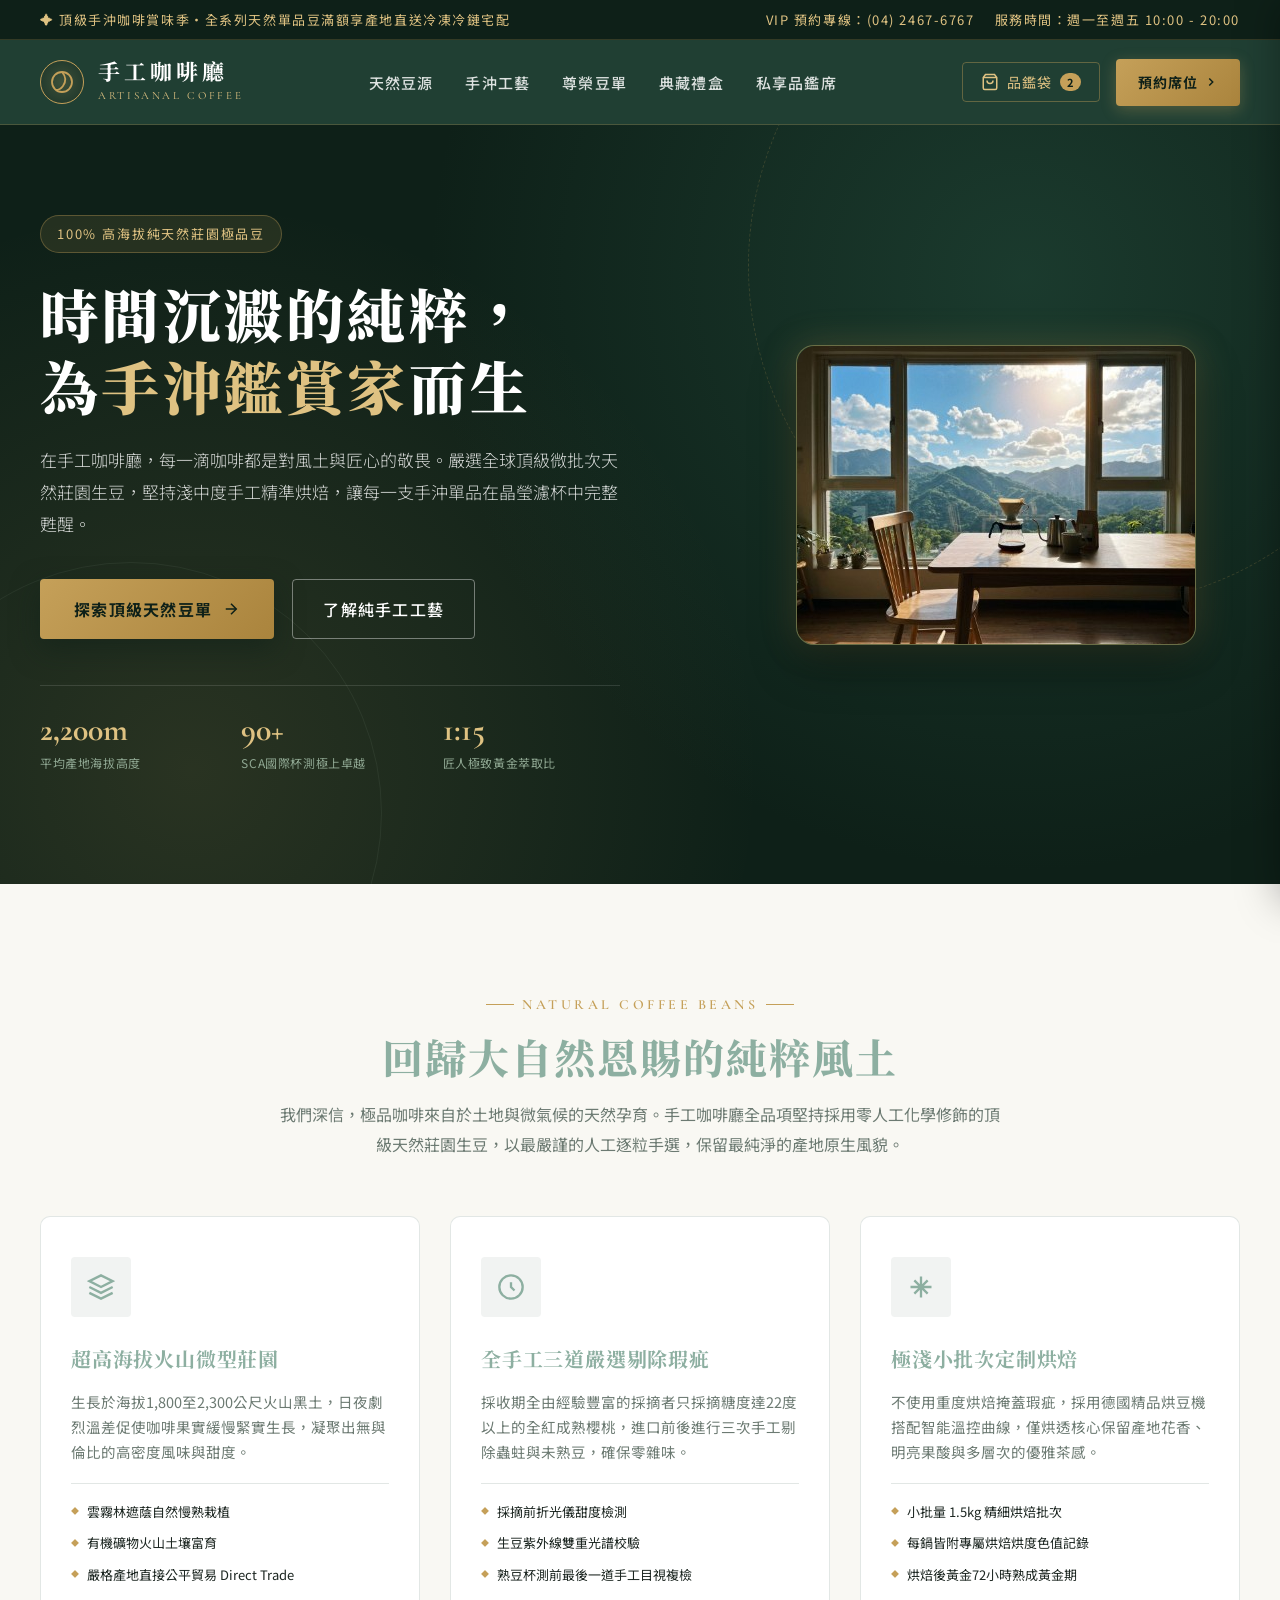
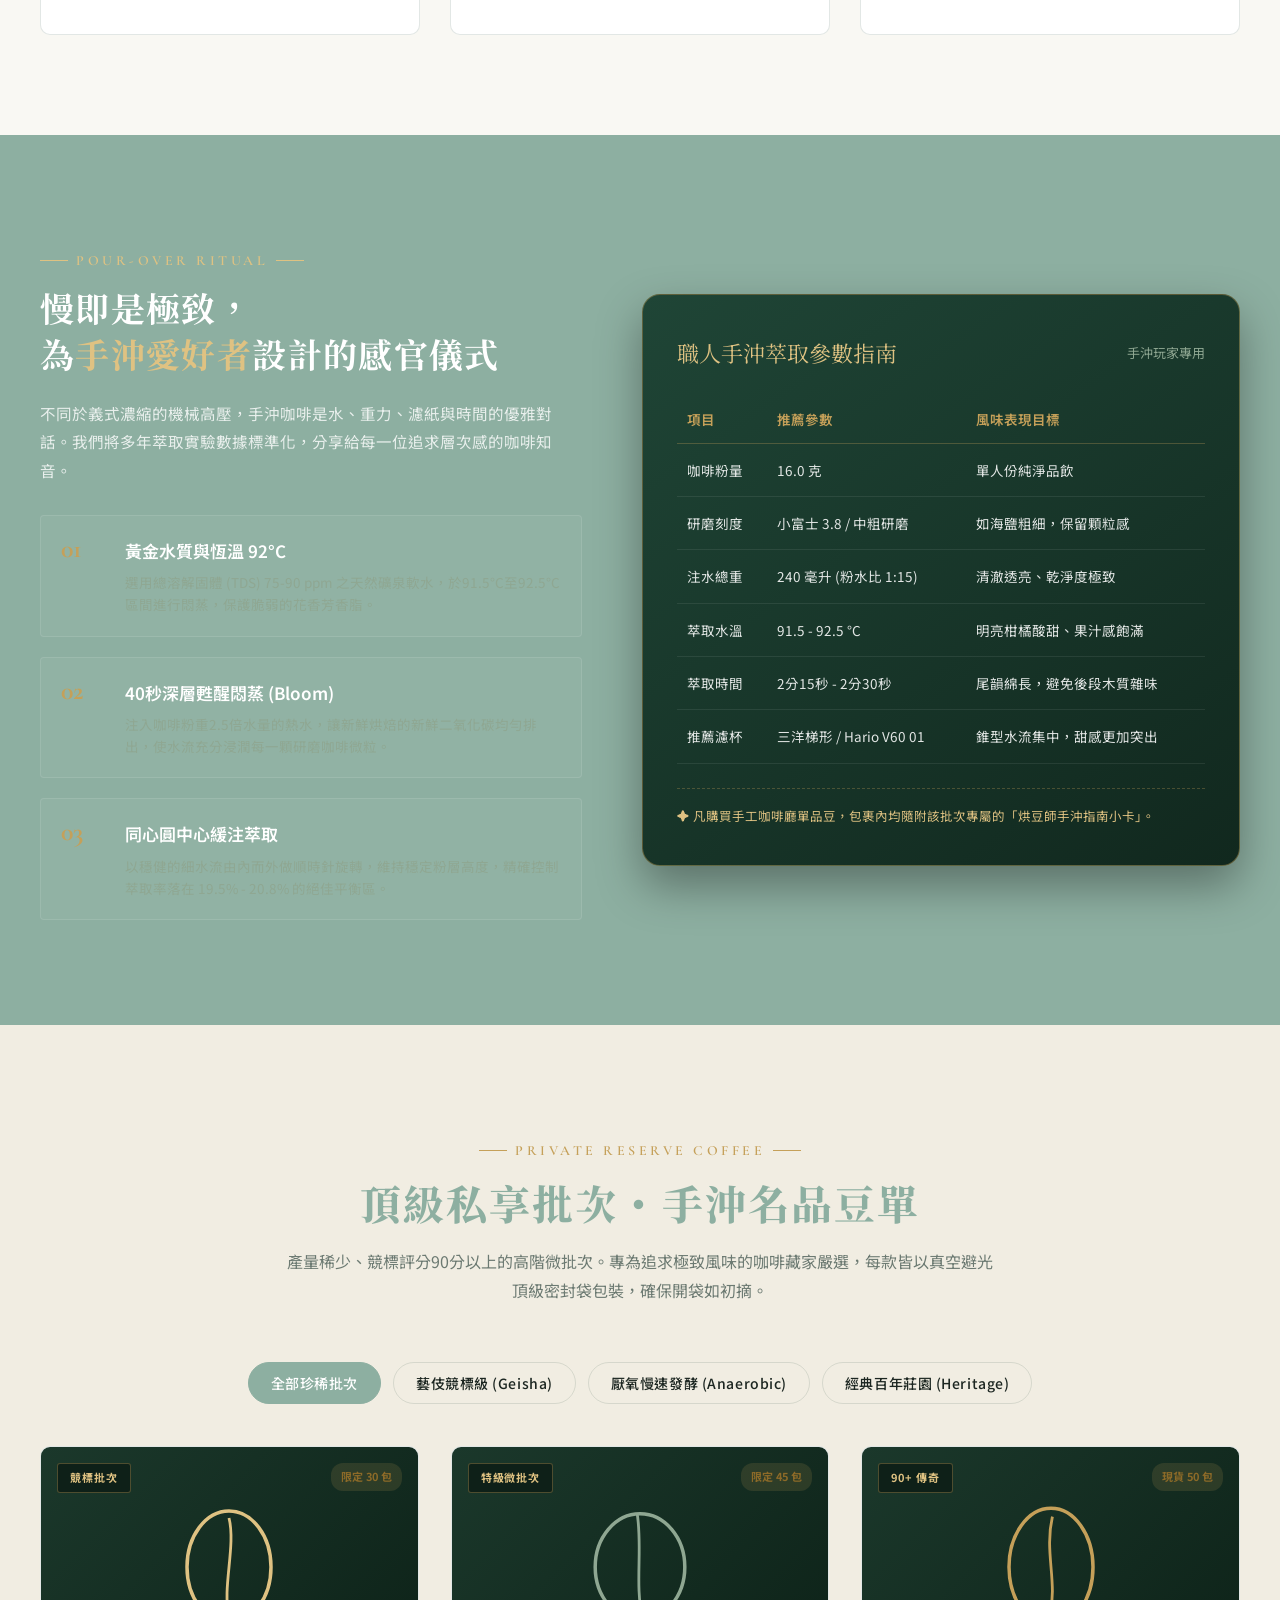
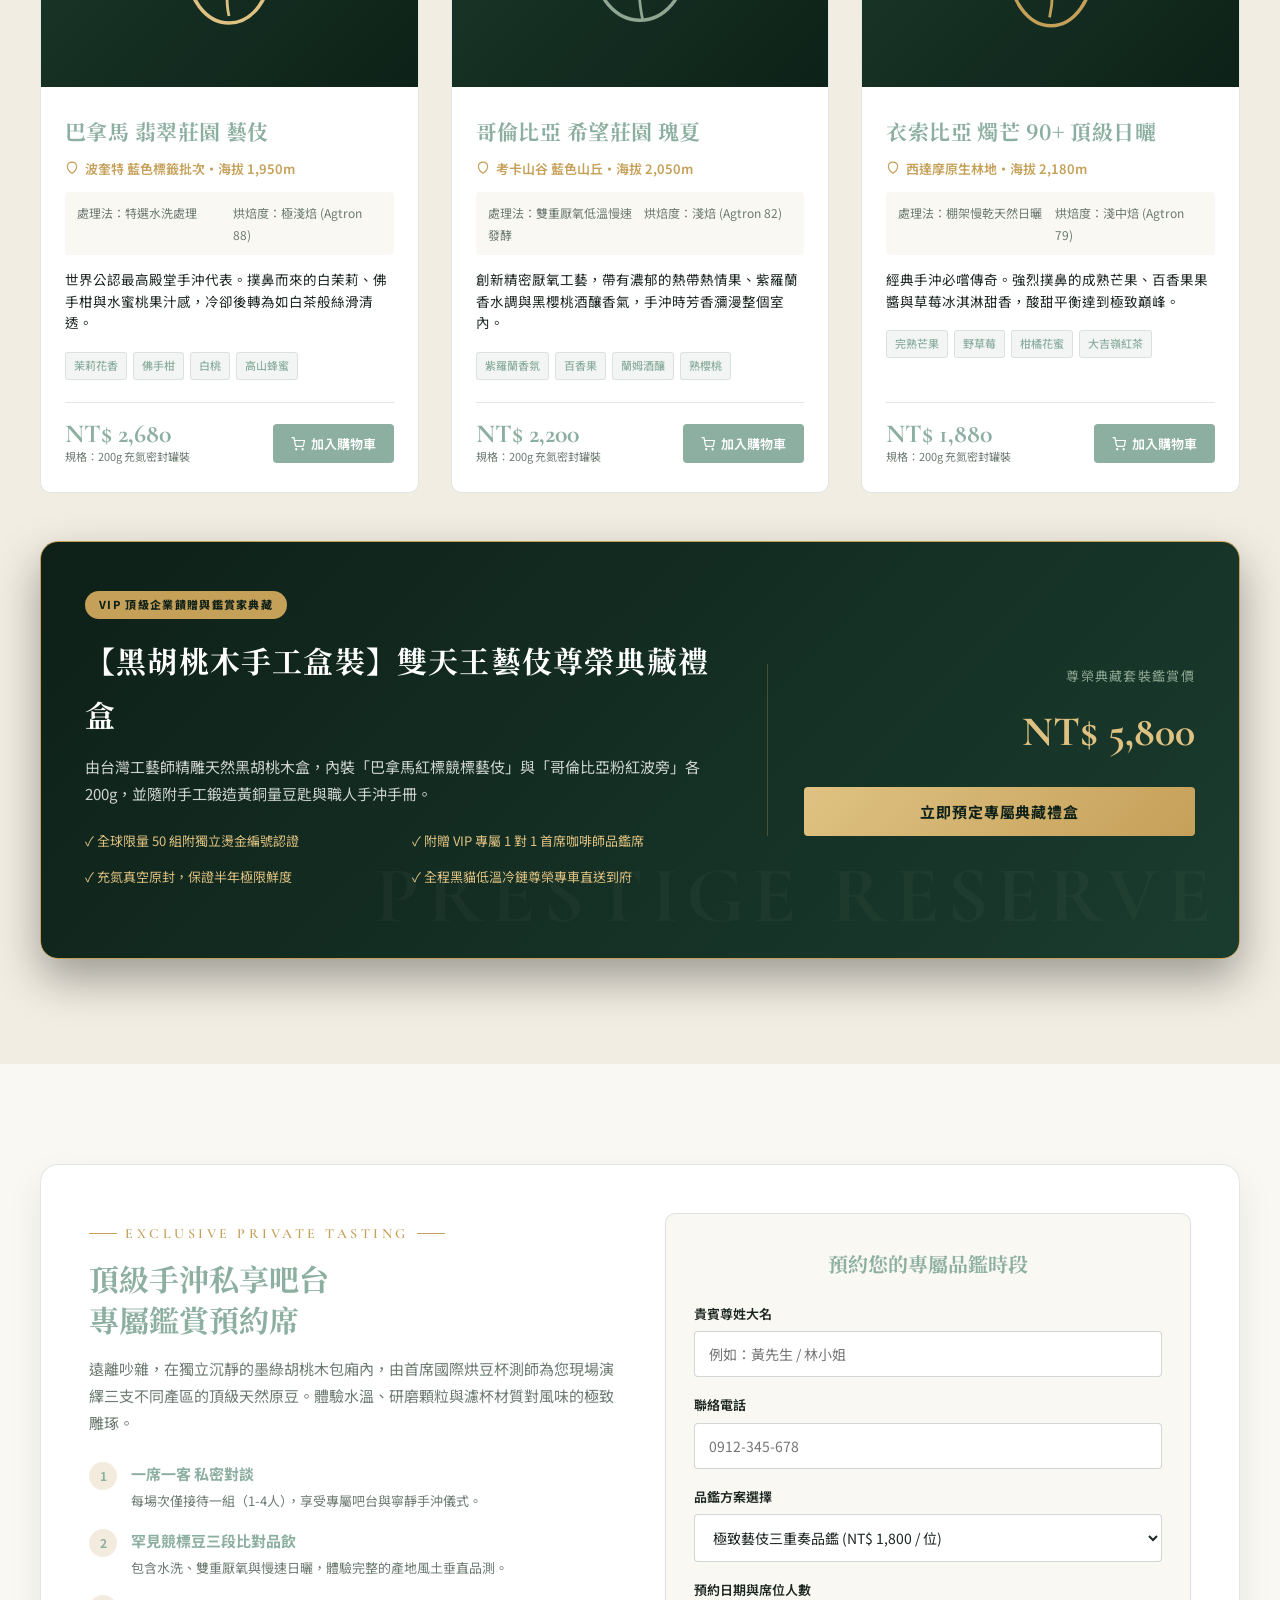
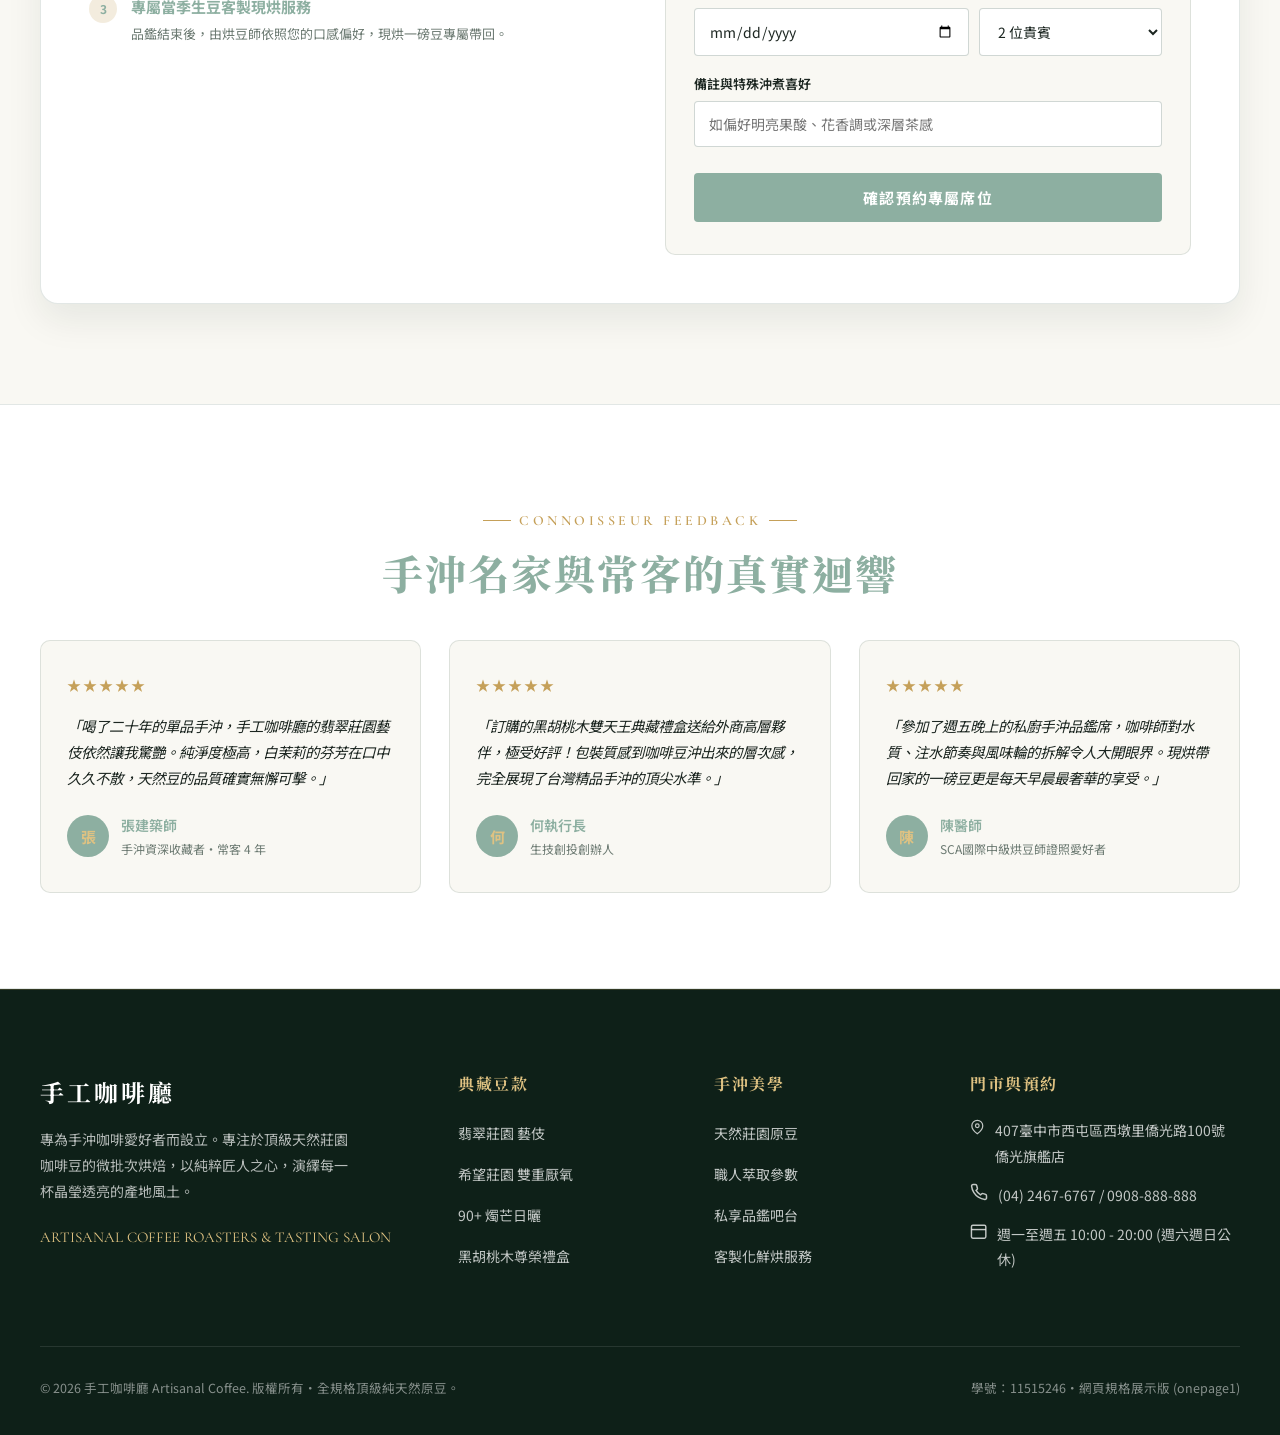
<file: onepage1/index.html>
<!DOCTYPE html>
<html lang="zh-TW">
<head>
  <meta charset="UTF-8">
  <meta name="viewport" content="width=device-width, initial-scale=1.0">
  <title>手工咖啡廳｜天然原豆・匠心手沖・頂級典藏</title>
  <meta name="description" content="手工咖啡廳專為手沖咖啡鑑賞家打造。堅持100%高海拔天然單品莊園豆，匠人手工細緻萃取，提供頂級私享批次與尊榮品鑑禮盒。">
  <link rel="preconnect" href="https://fonts.googleapis.com">
  <link rel="preconnect" href="https://fonts.gstatic.com" crossorigin>
  <link href="https://fonts.googleapis.com/css2?family=Cormorant+Garamond:ital,wght@0,500;0,600;0,700;1,400&family=Noto+Sans+TC:wght@300;400;500;600;700&family=Noto+Serif+TC:wght@400;600;700;900&display=swap" rel="stylesheet">
  <style>
    :root {
      /* 核心色彩 - 墨綠色基調與奢華天然輔色 */
      --color-moss-deep: #0e2018;      /* 最深墨綠底色 */
      --color-moss-main: #8dafa1;      /* 經典墨綠色 */
      --color-moss-surface: #1f4536;   /* 墨綠色卡片/高亮面 */
      --color-moss-accent: #2e624e;    /* 墨綠延伸色 */
      --color-sage: #8fa792;           /* 鼠尾草綠/淡墨綠 */
      --color-gold: #c5a059;           /* 典藏黃金/香檳金色 */
      --color-gold-light: #dfc282;     /* 亮金色 */
      --color-cream-bg: #f9f8f3;       /* 天然米白紙感底色 */
      --color-cream-card: #ffffff;     /* 卡片白色 */
      --color-cream-soft: #f1ede2;     /* 溫潤燕麥色 */
      --color-charcoal: #1c2621;       /* 深炭墨文字 */
      --color-gray-subtle: #6c7a72;    /* 輔助灰綠文字 */
      --color-line: rgba(23, 56, 43, 0.12); /* 細邊框線 */
      --color-line-dark: rgba(197, 160, 89, 0.25);

      --font-serif: "Noto Serif TC", "Cormorant Garamond", serif;
      --font-sans: "Noto Sans TC", -apple-system, BlinkMacSystemFont, "Segoe UI", Roboto, sans-serif;
      --font-en: "Cormorant Garamond", Georgia, serif;

      --shadow-soft: 0 16px 36px rgba(14, 32, 24, 0.08);
      --shadow-hover: 0 24px 50px rgba(14, 32, 24, 0.16);
      --shadow-dark: 0 20px 45px rgba(0, 0, 0, 0.35);

      --radius-sm: 4px;
      --radius-md: 10px;
      --radius-lg: 18px;
      --transition: all 0.35s cubic-bezier(0.25, 1, 0.5, 1);
    }

    * {
      box-sizing: border-box;
      margin: 0;
      padding: 0;
    }

    html {
      scroll-behavior: smooth;
    }

    body {
      font-family: var(--font-sans);
      background-color: var(--color-cream-bg);
      color: var(--color-charcoal);
      line-height: 1.8;
      -webkit-font-smoothing: antialiased;
      overflow-x: hidden;
    }

    a {
      color: inherit;
      text-decoration: none;
      transition: var(--transition);
    }

    button, input, select, textarea {
      font-family: inherit;
      border: none;
      outline: none;
    }

    button {
      cursor: pointer;
    }

    .container {
      width: min(1200px, calc(100% - 48px));
      margin: 0 auto;
    }

    /* 頂部通知欄 */
    .top-bar {
      background-color: var(--color-moss-deep);
      color: var(--color-gold-light);
      padding: 8px 0;
      font-size: 13px;
      letter-spacing: 0.12em;
      border-bottom: 1px solid rgba(197, 160, 89, 0.2);
    }
    .top-bar-inner {
      display: flex;
      justify-content: space-between;
      align-items: center;
    }
    .top-bar-contact {
      display: flex;
      gap: 20px;
    }

    /* 導覽列 */
    header {
      position: sticky;
      top: 0;
      z-index: 120;
      background-color: rgba(23, 56, 43, 0.96);
      backdrop-filter: blur(14px);
      border-bottom: 1px solid rgba(197, 160, 89, 0.25);
      transition: var(--transition);
    }
    .nav-container {
      display: flex;
      align-items: center;
      justify-content: space-between;
      height: 84px;
    }
    .brand-logo {
      display: flex;
      align-items: center;
      gap: 14px;
    }
    .logo-icon {
      width: 44px;
      height: 44px;
      border-radius: 50%;
      border: 1px solid var(--color-gold);
      display: flex;
      align-items: center;
      justify-content: center;
      color: var(--color-gold);
      background: radial-gradient(circle, rgba(197,160,89,0.18) 0%, rgba(14,32,24,0.4) 100%);
    }
    .brand-text h1 {
      font-family: var(--font-serif);
      font-size: 22px;
      font-weight: 700;
      letter-spacing: 0.18em;
      color: #ffffff;
      line-height: 1.1;
    }
    .brand-text span {
      font-family: var(--font-en);
      font-size: 11px;
      letter-spacing: 0.24em;
      color: var(--color-gold-light);
      text-transform: uppercase;
      display: block;
      margin-top: 3px;
    }
    .nav-menu {
      display: flex;
      align-items: center;
      gap: 32px;
      list-style: none;
    }
    .nav-link {
      font-size: 15px;
      font-weight: 500;
      letter-spacing: 0.08em;
      color: rgba(255, 255, 255, 0.85);
      position: relative;
      padding: 6px 0;
    }
    .nav-link::after {
      content: '';
      position: absolute;
      bottom: 0;
      left: 0;
      width: 0%;
      height: 1px;
      background-color: var(--color-gold);
      transition: var(--transition);
    }
    .nav-link:hover {
      color: var(--color-gold-light);
    }
    .nav-link:hover::after {
      width: 100%;
    }
    .nav-actions {
      display: flex;
      align-items: center;
      gap: 16px;
    }
    .cart-btn {
      position: relative;
      background: transparent;
      color: var(--color-gold-light);
      border: 1px solid rgba(197, 160, 89, 0.4);
      border-radius: var(--radius-sm);
      padding: 9px 18px;
      display: flex;
      align-items: center;
      gap: 8px;
      font-size: 14px;
      letter-spacing: 0.06em;
      transition: var(--transition);
    }
    .cart-btn:hover {
      background: rgba(197, 160, 89, 0.15);
      border-color: var(--color-gold);
      color: #fff;
    }
    .cart-badge {
      background-color: var(--color-gold);
      color: var(--color-moss-deep);
      font-size: 11px;
      font-weight: 700;
      border-radius: 10px;
      padding: 1px 7px;
    }
    .btn-vip-tasting {
      background: linear-gradient(135deg, #c5a059 0%, #aa843d 100%);
      color: var(--color-moss-deep);
      font-weight: 700;
      font-size: 14px;
      letter-spacing: 0.08em;
      padding: 11px 22px;
      border-radius: var(--radius-sm);
      display: inline-flex;
      align-items: center;
      gap: 6px;
      box-shadow: 0 4px 15px rgba(197, 160, 89, 0.3);
      transition: var(--transition);
    }
    .btn-vip-tasting:hover {
      transform: translateY(-2px);
      box-shadow: 0 8px 22px rgba(197, 160, 89, 0.45);
      background: linear-gradient(135deg, #dfc282 0%, #c5a059 100%);
    }

    /* 主視覺 Hero 區域 */
    .hero {
      position: relative;
      background-color: var(--color-moss-deep);
      color: #ffffff;
      padding: 90px 0 110px;
      overflow: hidden;
      background-image: 
        radial-gradient(circle at 80% 20%, rgba(46, 98, 78, 0.4) 0%, transparent 50%),
        radial-gradient(circle at 15% 85%, rgba(197, 160, 89, 0.15) 0%, transparent 45%);
    }
    .hero::before {
      content: '';
      position: absolute;
      top: -200px;
      right: -150px;
      width: 680px;
      height: 680px;
      border-radius: 50%;
      border: 1px dashed rgba(197, 160, 89, 0.2);
      pointer-events: none;
    }
    .hero::after {
      content: '';
      position: absolute;
      bottom: -180px;
      left: -120px;
      width: 500px;
      height: 500px;
      border-radius: 50%;
      border: 1px solid rgba(143, 167, 146, 0.1);
      pointer-events: none;
    }
    .hero-grid {
      display: grid;
      grid-template-columns: 1.15fr 0.85fr;
      gap: 50px;
      align-items: center;
      position: relative;
      z-index: 2;
    }
    .hero-badge {
      display: inline-flex;
      align-items: center;
      gap: 8px;
      padding: 6px 16px;
      background-color: rgba(197, 160, 89, 0.12);
      border: 1px solid rgba(197, 160, 89, 0.35);
      color: var(--color-gold-light);
      border-radius: 30px;
      font-size: 13px;
      letter-spacing: 0.14em;
      margin-bottom: 24px;
      text-transform: uppercase;
    }
    .hero-title {
      font-family: var(--font-serif);
      font-size: clamp(38px, 4.6vw, 58px);
      line-height: 1.25;
      font-weight: 900;
      letter-spacing: 0.06em;
      margin-bottom: 22px;
    }
    .hero-title em {
      color: var(--color-gold-light);
      font-style: normal;
      position: relative;
    }
    .hero-subtitle {
      font-size: 17px;
      color: rgba(255, 255, 255, 0.82);
      line-height: 1.9;
      max-width: 580px;
      margin-bottom: 38px;
      font-weight: 300;
    }
    .hero-buttons {
      display: flex;
      flex-wrap: wrap;
      gap: 18px;
      margin-bottom: 46px;
    }
    .btn-primary {
      background: linear-gradient(135deg, var(--color-gold) 0%, #aa843d 100%);
      color: var(--color-moss-deep);
      font-weight: 700;
      font-size: 16px;
      letter-spacing: 0.08em;
      padding: 15px 34px;
      border-radius: var(--radius-sm);
      display: inline-flex;
      align-items: center;
      gap: 10px;
      transition: var(--transition);
      box-shadow: 0 10px 28px rgba(14, 32, 24, 0.5);
    }
    .btn-primary:hover {
      background: linear-gradient(135deg, #dfc282 0%, var(--color-gold) 100%);
      transform: translateY(-3px);
      box-shadow: 0 14px 34px rgba(197, 160, 89, 0.35);
    }
    .btn-secondary {
      background-color: transparent;
      color: #ffffff;
      border: 1px solid rgba(255, 255, 255, 0.4);
      font-weight: 500;
      font-size: 16px;
      letter-spacing: 0.08em;
      padding: 15px 30px;
      border-radius: var(--radius-sm);
      display: inline-flex;
      align-items: center;
      gap: 10px;
      transition: var(--transition);
    }
    .btn-secondary:hover {
      border-color: var(--color-gold);
      color: var(--color-gold-light);
      background-color: rgba(197, 160, 89, 0.08);
      transform: translateY(-3px);
    }

    /* 手沖參數數據條 */
    .hero-stats {
      display: grid;
      grid-template-columns: repeat(3, 1fr);
      gap: 24px;
      border-top: 1px solid rgba(255, 255, 255, 0.12);
      padding-top: 28px;
      max-width: 580px;
    }
    .stat-item h4 {
      font-family: var(--font-en);
      font-size: 32px;
      color: var(--color-gold-light);
      font-weight: 700;
      line-height: 1;
      margin-bottom: 6px;
    }
    .stat-item p {
      font-size: 12px;
      color: var(--color-sage);
      letter-spacing: 0.05em;
    }

    /* Hero 右側圖片展示區 (onepage1 規格：400px x 300px 既有圖片) */
    .hero-showcase {
      display: flex;
      justify-content: center;
      align-items: center;
      position: relative;
    }
    .hero-image-wrap {
      position: relative;
      display: inline-block;
      width: 400px;
      height: 300px;
      border-radius: var(--radius-lg);
      overflow: hidden;
      box-shadow: var(--shadow-dark), 0 0 35px rgba(197, 160, 89, 0.25);
      border: 1px solid rgba(197, 160, 89, 0.45);
      background: var(--color-moss-surface);
    }
    .hero-image-wrap img,
    .hero-img {
      width: 400px;
      height: 300px;
      object-fit: cover;
      display: block;
      border-radius: var(--radius-lg);
      transition: transform 0.6s cubic-bezier(0.25, 1, 0.5, 1);
    }
    .hero-image-wrap:hover img {
      transform: scale(1.04);
    }

    /* 共同 Section 標題 */
    .section-header {
      text-align: center;
      max-width: 720px;
      margin: 0 auto 56px;
    }
    .section-eyebrow {
      display: inline-flex;
      align-items: center;
      gap: 8px;
      font-family: var(--font-en);
      color: var(--color-gold);
      font-size: 14px;
      font-weight: 600;
      letter-spacing: 0.25em;
      text-transform: uppercase;
      margin-bottom: 12px;
    }
    .section-eyebrow::before,
    .section-eyebrow::after {
      content: '';
      width: 28px;
      height: 1px;
      background-color: currentColor;
    }
    .section-title {
      font-family: var(--font-serif);
      font-size: clamp(28px, 3.2vw, 42px);
      color: var(--color-moss-main);
      font-weight: 800;
      letter-spacing: 0.05em;
      line-height: 1.35;
      margin-bottom: 16px;
    }
    .section-desc {
      color: var(--color-gray-subtle);
      font-size: 16px;
      line-height: 1.85;
      font-weight: 400;
    }

    /* 區塊1: 天然咖啡豆哲學 (品牌風格) */
    .natural-beans {
      padding: 100px 0;
      background-color: var(--color-cream-bg);
      position: relative;
    }
    .beans-grid {
      display: grid;
      grid-template-columns: repeat(3, 1fr);
      gap: 30px;
    }
    .bean-pillar {
      background: var(--color-cream-card);
      border: 1px solid var(--color-line);
      border-radius: var(--radius-md);
      padding: 40px 30px;
      transition: var(--transition);
      position: relative;
    }
    .bean-pillar:hover {
      transform: translateY(-6px);
      box-shadow: var(--shadow-hover);
      border-color: var(--color-gold);
    }
    .pillar-icon {
      width: 60px;
      height: 60px;
      border-radius: var(--radius-sm);
      background-color: rgba(23, 56, 43, 0.06);
      display: flex;
      align-items: center;
      justify-content: center;
      color: var(--color-moss-main);
      margin-bottom: 24px;
      transition: var(--transition);
    }
    .bean-pillar:hover .pillar-icon {
      background-color: var(--color-moss-main);
      color: var(--color-gold-light);
    }
    .pillar-title {
      font-family: var(--font-serif);
      font-size: 20px;
      font-weight: 700;
      color: var(--color-moss-main);
      margin-bottom: 12px;
      letter-spacing: 0.04em;
    }
    .pillar-desc {
      font-size: 14.5px;
      color: var(--color-gray-subtle);
      line-height: 1.75;
      margin-bottom: 18px;
    }
    .pillar-list {
      list-style: none;
      border-top: 1px solid var(--color-line);
      padding-top: 16px;
    }
    .pillar-list li {
      font-size: 13px;
      color: var(--color-charcoal);
      display: flex;
      align-items: center;
      gap: 8px;
      margin-bottom: 8px;
    }
    .pillar-list li::before {
      content: '◆';
      font-size: 8px;
      color: var(--color-gold);
    }

    /* 區塊2: 手沖工藝美學 (用途：推廣手工咖啡 + 受眾：手沖愛好者) */
    .craftsmanship {
      padding: 105px 0;
      background-color: var(--color-moss-main);
      color: #ffffff;
      position: relative;
    }
    .craft-layout {
      display: grid;
      grid-template-columns: 0.95fr 1.05fr;
      gap: 60px;
      align-items: center;
    }
    .craft-left h3 {
      font-family: var(--font-serif);
      font-size: 34px;
      line-height: 1.35;
      margin-bottom: 22px;
      letter-spacing: 0.04em;
    }
    .craft-left h3 em {
      color: var(--color-gold-light);
      font-style: normal;
    }
    .craft-left p {
      color: rgba(255, 255, 255, 0.8);
      font-size: 15.5px;
      line-height: 1.85;
      margin-bottom: 30px;
    }
    .craft-steps {
      display: flex;
      flex-direction: column;
      gap: 20px;
    }
    .step-item {
      display: flex;
      gap: 20px;
      background: rgba(255, 255, 255, 0.04);
      border: 1px solid rgba(255, 255, 255, 0.1);
      padding: 20px;
      border-radius: var(--radius-sm);
      transition: var(--transition);
    }
    .step-item:hover {
      background: rgba(255, 255, 255, 0.09);
      border-color: var(--color-gold);
    }
    .step-num {
      font-family: var(--font-en);
      font-size: 26px;
      font-weight: 700;
      color: var(--color-gold);
      min-width: 44px;
      line-height: 1;
    }
    .step-content h4 {
      font-size: 17px;
      font-weight: 600;
      margin-bottom: 6px;
      color: #ffffff;
    }
    .step-content p {
      font-size: 13.5px;
      color: var(--color-sage);
      margin-bottom: 0;
      line-height: 1.6;
    }
    .craft-guide-card {
      background: linear-gradient(145deg, #1f4536 0%, #11281e 100%);
      border: 1px solid rgba(197, 160, 89, 0.4);
      border-radius: var(--radius-lg);
      padding: 38px 34px;
      box-shadow: var(--shadow-dark);
    }
    .guide-title {
      font-family: var(--font-serif);
      font-size: 22px;
      color: var(--color-gold-light);
      margin-bottom: 22px;
      display: flex;
      align-items: center;
      justify-content: space-between;
    }
    .guide-table {
      width: 100%;
      border-collapse: collapse;
      font-size: 13.5px;
    }
    .guide-table th {
      text-align: left;
      padding: 12px 10px;
      border-bottom: 1px solid rgba(197, 160, 89, 0.3);
      color: var(--color-gold);
      font-weight: 600;
    }
    .guide-table td {
      padding: 14px 10px;
      border-bottom: 1px solid rgba(255, 255, 255, 0.08);
      color: rgba(255, 255, 255, 0.88);
    }
    .guide-table tr:hover td {
      background-color: rgba(255, 255, 255, 0.03);
    }

    /* 區塊3: 頂級私享典藏豆單 (功能：吸引高消費客戶購買咖啡) */
    .reserve-collection {
      padding: 105px 0;
      background-color: var(--color-cream-soft);
      position: relative;
    }
    .filter-tabs {
      display: flex;
      justify-content: center;
      gap: 12px;
      margin-bottom: 42px;
      flex-wrap: wrap;
    }
    .tab-btn {
      padding: 10px 22px;
      background: transparent;
      border: 1px solid var(--color-line);
      border-radius: 30px;
      color: var(--color-charcoal);
      font-size: 14px;
      font-weight: 500;
      letter-spacing: 0.04em;
      transition: var(--transition);
    }
    .tab-btn.active, .tab-btn:hover {
      background-color: var(--color-moss-main);
      color: #ffffff;
      border-color: var(--color-moss-main);
    }
    .coffee-grid {
      display: grid;
      grid-template-columns: repeat(3, 1fr);
      gap: 32px;
      margin-bottom: 48px;
    }
    .product-card {
      background: var(--color-cream-card);
      border: 1px solid var(--color-line);
      border-radius: var(--radius-md);
      overflow: hidden;
      display: flex;
      flex-direction: column;
      transition: var(--transition);
      position: relative;
    }
    .product-card:hover {
      transform: translateY(-8px);
      box-shadow: var(--shadow-hover);
      border-color: var(--color-gold);
    }
    .product-badge {
      position: absolute;
      top: 16px;
      left: 16px;
      z-index: 2;
      background: var(--color-moss-deep);
      color: var(--color-gold-light);
      font-size: 11px;
      font-weight: 700;
      letter-spacing: 0.08em;
      padding: 4px 12px;
      border-radius: 3px;
      border: 1px solid rgba(197, 160, 89, 0.35);
    }
    .product-rarity {
      position: absolute;
      top: 16px;
      right: 16px;
      z-index: 2;
      background: rgba(197, 160, 89, 0.15);
      color: #8c6a28;
      font-size: 11px;
      font-weight: 700;
      padding: 4px 10px;
      border-radius: 12px;
    }
    .product-img-box {
      height: 240px;
      background: linear-gradient(135deg, #1b382b 0%, #0d2218 100%);
      display: flex;
      align-items: center;
      justify-content: center;
      position: relative;
      overflow: hidden;
    }
    .product-img-box svg {
      width: 140px;
      height: 140px;
      transition: var(--transition);
    }
    .product-card:hover .product-img-box svg {
      transform: scale(1.08) rotate(-3deg);
    }
    .product-body {
      padding: 26px 24px;
      display: flex;
      flex-direction: column;
      flex-grow: 1;
    }
    .product-title {
      font-family: var(--font-serif);
      font-size: 21px;
      font-weight: 700;
      color: var(--color-moss-main);
      margin-bottom: 6px;
      letter-spacing: 0.02em;
    }
    .product-origin {
      font-size: 13px;
      color: var(--color-gold);
      font-weight: 600;
      margin-bottom: 12px;
      display: flex;
      align-items: center;
      gap: 6px;
    }
    .product-meta {
      display: grid;
      grid-template-columns: 1fr 1fr;
      gap: 8px;
      font-size: 12px;
      color: var(--color-gray-subtle);
      background: var(--color-cream-bg);
      padding: 10px 12px;
      border-radius: var(--radius-sm);
      margin-bottom: 14px;
    }
    .product-desc {
      font-size: 13.5px;
      color: var(--color-charcoal);
      line-height: 1.6;
      margin-bottom: 18px;
    }
    .product-cupping {
      display: flex;
      flex-wrap: wrap;
      gap: 6px;
      margin-bottom: 22px;
    }
    .cupping-tag {
      background: rgba(23, 56, 43, 0.05);
      border: 1px solid rgba(23, 56, 43, 0.1);
      color: var(--color-moss-main);
      font-size: 11px;
      font-weight: 500;
      padding: 3px 8px;
      border-radius: 3px;
    }
    .product-footer {
      margin-top: auto;
      padding-top: 18px;
      border-top: 1px solid var(--color-line);
      display: flex;
      justify-content: space-between;
      align-items: center;
    }
    .product-price-box .price {
      font-family: var(--font-en);
      font-size: 26px;
      font-weight: 700;
      color: var(--color-moss-main);
      line-height: 1;
    }
    .product-price-box .unit {
      font-size: 11px;
      color: var(--color-gray-subtle);
    }
    .btn-buy {
      background-color: var(--color-moss-main);
      color: #ffffff;
      font-size: 13px;
      font-weight: 600;
      padding: 10px 18px;
      border-radius: var(--radius-sm);
      transition: var(--transition);
      display: inline-flex;
      align-items: center;
      gap: 6px;
    }
    .btn-buy:hover {
      background-color: var(--color-gold);
      color: var(--color-moss-deep);
    }

    /* 頂級尊榮典藏禮盒特區 (高客單價 Banner) */
    .luxury-banner {
      background: linear-gradient(135deg, #0e2018 0%, #1a3c2e 100%);
      border: 1px solid var(--color-gold);
      border-radius: var(--radius-lg);
      padding: 46px 44px;
      color: #ffffff;
      display: grid;
      grid-template-columns: 1.2fr 0.8fr;
      gap: 40px;
      align-items: center;
      box-shadow: var(--shadow-dark);
      position: relative;
      overflow: hidden;
    }
    .luxury-banner::before {
      content: 'PRESTIGE RESERVE';
      position: absolute;
      right: 20px;
      bottom: -10px;
      font-family: var(--font-en);
      font-size: 80px;
      color: rgba(255, 255, 255, 0.03);
      font-weight: 900;
      pointer-events: none;
      letter-spacing: 0.1em;
    }
    .luxury-tag {
      background: var(--color-gold);
      color: var(--color-moss-deep);
      font-weight: 800;
      font-size: 11px;
      letter-spacing: 0.12em;
      padding: 4px 14px;
      border-radius: 20px;
      display: inline-block;
      margin-bottom: 14px;
    }
    .luxury-title {
      font-family: var(--font-serif);
      font-size: 30px;
      font-weight: 700;
      margin-bottom: 12px;
      letter-spacing: 0.04em;
    }
    .luxury-desc {
      color: rgba(255, 255, 255, 0.8);
      font-size: 15px;
      line-height: 1.8;
      margin-bottom: 22px;
    }
    .luxury-features {
      display: grid;
      grid-template-columns: 1fr 1fr;
      gap: 12px;
      margin-bottom: 24px;
      font-size: 13px;
      color: var(--color-gold-light);
    }
    .luxury-price-side {
      text-align: right;
      border-left: 1px solid rgba(197, 160, 89, 0.3);
      padding-left: 36px;
    }
    .luxury-price-label {
      font-size: 13px;
      color: var(--color-sage);
      letter-spacing: 0.1em;
      margin-bottom: 6px;
    }
    .luxury-price {
      font-family: var(--font-en);
      font-size: 42px;
      color: var(--color-gold-light);
      font-weight: 700;
      margin-bottom: 18px;
    }
    .luxury-action-btn {
      width: 100%;
      background: linear-gradient(135deg, #dfc282 0%, #c5a059 100%);
      color: var(--color-moss-deep);
      font-weight: 700;
      font-size: 15px;
      letter-spacing: 0.06em;
      padding: 14px 20px;
      border-radius: var(--radius-sm);
      transition: var(--transition);
      display: inline-block;
      text-align: center;
    }
    .luxury-action-btn:hover {
      background: #ffffff;
      transform: translateY(-2px);
      box-shadow: 0 8px 24px rgba(255, 255, 255, 0.2);
    }

    /* 區塊4: 私廚手沖品鑑預約席 (VIP Experience) */
    .vip-experience {
      padding: 100px 0;
      background-color: var(--color-cream-bg);
    }
    .vip-grid {
      display: grid;
      grid-template-columns: 1fr 1fr;
      gap: 50px;
      background: #ffffff;
      border: 1px solid var(--color-line);
      border-radius: var(--radius-lg);
      padding: 48px;
      box-shadow: var(--shadow-soft);
    }
    .vip-left h3 {
      font-family: var(--font-serif);
      font-size: 30px;
      color: var(--color-moss-main);
      margin-bottom: 16px;
      line-height: 1.35;
    }
    .vip-left p {
      color: var(--color-gray-subtle);
      font-size: 15px;
      line-height: 1.8;
      margin-bottom: 24px;
    }
    .vip-perks {
      list-style: none;
      display: flex;
      flex-direction: column;
      gap: 14px;
    }
    .vip-perk-item {
      display: flex;
      align-items: flex-start;
      gap: 14px;
    }
    .vip-perk-icon {
      width: 28px;
      height: 28px;
      border-radius: 50%;
      background-color: rgba(197, 160, 89, 0.2);
      color: var(--color-moss-main);
      display: flex;
      align-items: center;
      justify-content: center;
      font-size: 12px;
      font-weight: 700;
      flex-shrink: 0;
      margin-top: 2px;
    }
    .vip-perk-text h5 {
      font-size: 15px;
      color: var(--color-moss-main);
      margin-bottom: 2px;
    }
    .vip-perk-text p {
      font-size: 13px;
      margin-bottom: 0;
    }
    .booking-form {
      background: var(--color-cream-bg);
      border: 1px solid var(--color-line);
      border-radius: var(--radius-md);
      padding: 32px 28px;
    }
    .booking-form h4 {
      font-family: var(--font-serif);
      font-size: 20px;
      color: var(--color-moss-main);
      margin-bottom: 20px;
      text-align: center;
    }
    .form-group {
      margin-bottom: 16px;
    }
    .form-label {
      display: block;
      font-size: 13px;
      font-weight: 600;
      color: var(--color-charcoal);
      margin-bottom: 6px;
    }
    .form-input, .form-select {
      width: 100%;
      padding: 12px 14px;
      border: 1px solid rgba(23, 56, 43, 0.2);
      background-color: #ffffff;
      border-radius: var(--radius-sm);
      font-size: 14px;
      color: var(--color-charcoal);
      transition: var(--transition);
    }
    .form-input:focus, .form-select:focus {
      border-color: var(--color-moss-main);
      box-shadow: 0 0 0 3px rgba(23, 56, 43, 0.1);
    }
    .btn-submit-booking {
      width: 100%;
      background-color: var(--color-moss-main);
      color: #ffffff;
      font-weight: 700;
      font-size: 15px;
      letter-spacing: 0.08em;
      padding: 14px;
      border-radius: var(--radius-sm);
      margin-top: 10px;
      transition: var(--transition);
    }
    .btn-submit-booking:hover {
      background-color: var(--color-gold);
      color: var(--color-moss-deep);
    }

    /* 鑑賞家評價 */
    .reviews {
      padding: 95px 0;
      background-color: var(--color-cream-card);
      border-top: 1px solid var(--color-line);
      border-bottom: 1px solid var(--color-line);
    }
    .reviews-grid {
      display: grid;
      grid-template-columns: repeat(3, 1fr);
      gap: 28px;
    }
    .review-card {
      background: var(--color-cream-bg);
      border: 1px solid var(--color-line);
      border-radius: var(--radius-md);
      padding: 32px 26px;
      display: flex;
      flex-direction: column;
    }
    .review-stars {
      color: var(--color-gold);
      font-size: 14px;
      margin-bottom: 14px;
      letter-spacing: 2px;
    }
    .review-text {
      font-size: 14.5px;
      line-height: 1.8;
      color: var(--color-charcoal);
      margin-bottom: 22px;
      font-style: italic;
    }
    .review-author {
      margin-top: auto;
      display: flex;
      align-items: center;
      gap: 12px;
    }
    .author-avatar {
      width: 42px;
      height: 42px;
      border-radius: 50%;
      background-color: var(--color-moss-main);
      color: var(--color-gold-light);
      display: flex;
      align-items: center;
      justify-content: center;
      font-weight: 700;
      font-size: 15px;
    }
    .author-info h5 {
      font-size: 14px;
      font-weight: 600;
      color: var(--color-moss-main);
    }
    .author-info p {
      font-size: 12px;
      color: var(--color-gray-subtle);
    }

    /* 頁尾 Footer */
    footer {
      background-color: var(--color-moss-deep);
      color: rgba(255, 255, 255, 0.8);
      padding: 80px 0 35px;
      border-top: 1px solid rgba(197, 160, 89, 0.2);
    }
    .footer-grid {
      display: grid;
      grid-template-columns: 1.4fr 0.8fr 0.8fr 1fr;
      gap: 40px;
      margin-bottom: 60px;
    }
    .footer-about h3 {
      font-family: var(--font-serif);
      font-size: 24px;
      color: #ffffff;
      margin-bottom: 14px;
      letter-spacing: 0.12em;
    }
    .footer-about p {
      font-size: 14px;
      line-height: 1.85;
      color: rgba(255, 255, 255, 0.7);
      margin-bottom: 20px;
      max-width: 320px;
    }
    .footer-col h4 {
      font-family: var(--font-serif);
      font-size: 16px;
      color: var(--color-gold-light);
      letter-spacing: 0.1em;
      margin-bottom: 20px;
    }
    .footer-links {
      list-style: none;
      display: flex;
      flex-direction: column;
      gap: 12px;
    }
    .footer-links a {
      font-size: 14px;
      color: rgba(255, 255, 255, 0.75);
    }
    .footer-links a:hover {
      color: var(--color-gold-light);
      padding-left: 4px;
    }
    .footer-contact-item {
      display: flex;
      align-items: flex-start;
      gap: 10px;
      font-size: 14px;
      margin-bottom: 14px;
      color: rgba(255, 255, 255, 0.75);
    }
    .footer-bottom {
      border-top: 1px solid rgba(255, 255, 255, 0.1);
      padding-top: 30px;
      display: flex;
      justify-content: space-between;
      align-items: center;
      font-size: 12.5px;
      color: rgba(255, 255, 255, 0.5);
    }

    /* 購物車抽屜側欄 (Drawer) */
    .cart-drawer-backdrop {
      position: fixed;
      inset: 0;
      background: rgba(0, 0, 0, 0.65);
      z-index: 998;
      opacity: 0;
      visibility: hidden;
      transition: var(--transition);
      backdrop-filter: blur(4px);
    }
    .cart-drawer-backdrop.active {
      opacity: 1;
      visibility: visible;
    }
    .cart-drawer {
      position: fixed;
      top: 0;
      right: -450px;
      width: min(440px, 100%);
      height: 100%;
      background: var(--color-cream-card);
      z-index: 999;
      box-shadow: -10px 0 40px rgba(0, 0, 0, 0.35);
      display: flex;
      flex-direction: column;
      transition: right 0.4s cubic-bezier(0.25, 1, 0.5, 1);
    }
    .cart-drawer.active {
      right: 0;
    }
    .drawer-header {
      padding: 24px 28px;
      background: var(--color-moss-main);
      color: #ffffff;
      display: flex;
      justify-content: space-between;
      align-items: center;
      border-bottom: 1px solid rgba(197, 160, 89, 0.3);
    }
    .drawer-header h3 {
      font-family: var(--font-serif);
      font-size: 20px;
      letter-spacing: 0.08em;
      color: var(--color-gold-light);
    }
    .drawer-close {
      background: transparent;
      color: #ffffff;
      font-size: 24px;
      line-height: 1;
      opacity: 0.8;
      transition: var(--transition);
    }
    .drawer-close:hover {
      opacity: 1;
      transform: rotate(90deg);
    }
    .drawer-body {
      padding: 24px 28px;
      overflow-y: auto;
      flex-grow: 1;
    }
    .cart-item {
      display: flex;
      justify-content: space-between;
      align-items: center;
      padding: 16px 0;
      border-bottom: 1px solid var(--color-line);
    }
    .cart-item-info h5 {
      font-size: 15px;
      color: var(--color-moss-main);
      font-weight: 600;
      margin-bottom: 4px;
    }
    .cart-item-info p {
      font-size: 13px;
      color: var(--color-gray-subtle);
    }
    .cart-item-qty {
      display: flex;
      align-items: center;
      gap: 10px;
      margin-top: 6px;
    }
    .qty-btn {
      width: 24px;
      height: 24px;
      background: var(--color-cream-soft);
      border-radius: 3px;
      display: flex;
      align-items: center;
      justify-content: center;
      font-weight: 700;
      color: var(--color-charcoal);
    }
    .cart-item-price {
      font-family: var(--font-en);
      font-size: 18px;
      font-weight: 700;
      color: var(--color-moss-main);
    }
    .drawer-footer {
      padding: 24px 28px;
      background: var(--color-cream-bg);
      border-top: 1px solid var(--color-line);
    }
    .drawer-total {
      display: flex;
      justify-content: space-between;
      align-items: center;
      margin-bottom: 18px;
      font-size: 16px;
      font-weight: 600;
      color: var(--color-charcoal);
    }
    .drawer-total-amount {
      font-family: var(--font-en);
      font-size: 28px;
      font-weight: 700;
      color: var(--color-moss-main);
    }
    .btn-checkout {
      width: 100%;
      background: linear-gradient(135deg, var(--color-moss-main) 0%, #0d2218 100%);
      color: var(--color-gold-light);
      font-weight: 700;
      font-size: 16px;
      letter-spacing: 0.08em;
      padding: 16px;
      border-radius: var(--radius-sm);
      display: flex;
      align-items: center;
      justify-content: center;
      gap: 8px;
      border: 1px solid rgba(197, 160, 89, 0.4);
      transition: var(--transition);
    }
    .btn-checkout:hover {
      background: var(--color-gold);
      color: var(--color-moss-deep);
      border-color: var(--color-gold);
    }

    /* 彈跳通知 Toast */
    .toast {
      position: fixed;
      bottom: 30px;
      right: 30px;
      background: var(--color-moss-deep);
      color: #ffffff;
      border: 1px solid var(--color-gold);
      padding: 16px 24px;
      border-radius: var(--radius-sm);
      box-shadow: var(--shadow-dark);
      z-index: 1000;
      display: flex;
      align-items: center;
      gap: 12px;
      transform: translateY(100px);
      opacity: 0;
      visibility: hidden;
      transition: var(--transition);
    }
    .toast.show {
      transform: translateY(0);
      opacity: 1;
      visibility: visible;
    }
    .toast-icon {
      color: var(--color-gold);
      font-size: 20px;
    }

    /* 響應式佈局設定 (Mobile / Tablet) */
    @media (max-width: 992px) {
      .hero-grid {
        grid-template-columns: 1fr;
        gap: 40px;
      }
      .hero-showcase {
        max-width: 520px;
        margin: 0 auto;
      }
      .beans-grid, .coffee-grid, .reviews-grid {
        grid-template-columns: 1fr 1fr;
      }
      .craft-layout, .luxury-banner, .vip-grid {
        grid-template-columns: 1fr;
      }
      .luxury-price-side {
        text-align: left;
        border-left: none;
        border-top: 1px solid rgba(197, 160, 89, 0.3);
        padding-left: 0;
        padding-top: 24px;
      }
      .footer-grid {
        grid-template-columns: 1fr 1fr;
      }
    }

    @media (max-width: 768px) {
      .top-bar {
        display: none;
      }
      .nav-menu {
        display: none;
      }
      .beans-grid, .coffee-grid, .reviews-grid {
        grid-template-columns: 1fr;
      }
      .footer-grid {
        grid-template-columns: 1fr;
      }
      .vip-grid {
        padding: 24px;
      }
      .luxury-banner {
        padding: 30px 24px;
      }
      .luxury-features {
        grid-template-columns: 1fr;
      }
      .hero-stats {
        grid-template-columns: repeat(3, 1fr);
        gap: 12px;
      }
      .stat-item h4 {
        font-size: 24px;
      }
      .hero-image-wrap {
        max-width: 100%;
        height: auto;
        aspect-ratio: 4 / 3;
      }
      .hero-image-wrap img,
      .hero-img {
        max-width: 100%;
        height: auto;
        aspect-ratio: 4 / 3;
      }
      .footer-bottom {
        flex-direction: column;
        gap: 12px;
        text-align: center;
      }
    }
  </style>
</head>
<body>

  <!-- 頂部通知與服務電話 -->
  <div class="top-bar">
    <div class="container top-bar-inner">
      <div>✦ 頂級手沖咖啡賞味季・全系列天然單品豆滿額享產地直送冷凍冷鏈宅配</div>
      <div class="top-bar-contact">
        <span>VIP 預約專線：(04) 2467-6767</span>
        <span>服務時間：週一至週五 10:00 - 20:00</span>
      </div>
    </div>
  </div>

  <!-- 導覽列 (z-index: 120, blur(14px)) -->
  <header>
    <div class="container nav-container">
      <a href="#" class="brand-logo">
        <div class="logo-icon">
          <!-- 圓形金線純天然咖啡豆幾何圖騰 SVG -->
          <svg width="24" height="24" viewBox="0 0 24 24" fill="none" stroke="currentColor" stroke-width="1.8">
            <path d="M12 2C6.48 2 2 6.48 2 12s4.48 10 10 10 10-4.48 10-10S17.52 2 12 2z"/>
            <path d="M12 2c3.5 4 4.5 9 1 14-2.5 3.5-5 4-7 4"/>
          </svg>
        </div>
        <div class="brand-text">
          <h1>手工咖啡廳</h1>
          <span>Artisanal Coffee</span>
        </div>
      </a>

      <ul class="nav-menu">
        <li><a href="#about" class="nav-link">天然豆源</a></li>
        <li><a href="#craft" class="nav-link">手沖工藝</a></li>
        <li><a href="#collection" class="nav-link">尊榮豆單</a></li>
        <li><a href="#luxury" class="nav-link">典藏禮盒</a></li>
        <li><a href="#vip" class="nav-link">私享品鑑席</a></li>
      </ul>

      <div class="nav-actions">
        <button class="cart-btn" id="openCartBtn">
          <svg width="18" height="18" viewBox="0 0 24 24" fill="none" stroke="currentColor" stroke-width="2">
            <path d="M6 2L3 6v14a2 2 0 0 0 2 2h14a2 2 0 0 0 2-2V6l-3-4z"/>
            <line x1="3" y1="6" x2="21" y2="6"/>
            <path d="M16 10a4 4 0 0 1-8 0"/>
          </svg>
          品鑑袋
          <span class="cart-badge" id="cartCount">2</span>
        </button>
        <a href="#vip" class="btn-vip-tasting">
          <span>預約席位</span>
          <svg width="14" height="14" viewBox="0 0 24 24" fill="none" stroke="currentColor" stroke-width="2.5">
            <polyline points="9 18 15 12 9 6"/>
          </svg>
        </a>
      </div>
    </div>
  </header>

  <!-- 主視覺 Hero -->
  <section class="hero">
    <div class="container hero-grid">
      <div class="hero-content">
        <div class="hero-badge">
          <span>100% 高海拔純天然莊園極品豆</span>
        </div>
        <h2 class="hero-title">
          時間沉澱的純粹，<br>
          為<em>手沖鑑賞家</em>而生
        </h2>
        <p class="hero-subtitle">
          在手工咖啡廳，每一滴咖啡都是對風土與匠心的敬畏。嚴選全球頂級微批次天然莊園生豆，堅持淺中度手工精準烘焙，讓每一支手沖單品在晶瑩濾杯中完整甦醒。
        </p>
        <div class="hero-buttons">
          <a href="#collection" class="btn-primary">
            <span>探索頂級天然豆單</span>
            <svg width="18" height="18" viewBox="0 0 24 24" fill="none" stroke="currentColor" stroke-width="2">
              <line x1="5" y1="12" x2="19" y2="12"></line>
              <polyline points="12 5 19 12 12 19"></polyline>
            </svg>
          </a>
          <a href="#craft" class="btn-secondary">
            <span>了解純手工工藝</span>
          </a>
        </div>
        <div class="hero-stats">
          <div class="stat-item">
            <h4>2,200m</h4>
            <p>平均產地海拔高度</p>
          </div>
          <div class="stat-item">
            <h4>90+</h4>
            <p>SCA國際杯測極上卓越</p>
          </div>
          <div class="stat-item">
            <h4>1:15</h4>
            <p>匠人極致黃金萃取比</p>
          </div>
        </div>
      </div>

      <!-- 右欄圖片 (依據 onepage1 規格：不使用 CSS 插畫，使用既有圖片) -->
      <div class="hero-showcase">
        <div class="hero-image-wrap">
          <img src="images/hero.jpg" alt="手工咖啡廳 手沖意境" width="400" height="300" class="hero-img">
        </div>
      </div>
    </div>
  </section>

  <!-- 區塊1: 天然咖啡豆哲學 (品牌風格：天然咖啡豆) -->
  <section class="natural-beans" id="about">
    <div class="container">
      <div class="section-header">
        <span class="section-eyebrow">NATURAL COFFEE BEANS</span>
        <h2 class="section-title">回歸大自然恩賜的純粹風土</h2>
        <p class="section-desc">
          我們深信，極品咖啡來自於土地與微氣候的天然孕育。手工咖啡廳全品項堅持採用零人工化學修飾的頂級天然莊園生豆，以最嚴謹的人工逐粒手選，保留最純淨的產地原生風貌。
        </p>
      </div>

      <div class="beans-grid">
        <div class="bean-pillar">
          <div class="pillar-icon">
            <svg width="28" height="28" viewBox="0 0 24 24" fill="none" stroke="currentColor" stroke-width="2">
              <path d="M12 2L2 7l10 5 10-5-10-5zM2 17l10 5 10-5M2 12l10 5 10-5"/>
            </svg>
          </div>
          <h3 class="pillar-title">超高海拔火山微型莊園</h3>
          <p class="pillar-desc">
            生長於海拔1,800至2,300公尺火山黑土，日夜劇烈溫差促使咖啡果實緩慢緊實生長，凝聚出無與倫比的高密度風味與甜度。
          </p>
          <ul class="pillar-list">
            <li>雲霧林遮蔭自然慢熟栽植</li>
            <li>有機礦物火山土壤富育</li>
            <li>嚴格產地直接公平貿易 Direct Trade</li>
          </ul>
        </div>

        <div class="bean-pillar">
          <div class="pillar-icon">
            <svg width="28" height="28" viewBox="0 0 24 24" fill="none" stroke="currentColor" stroke-width="2">
              <circle cx="12" cy="12" r="10"/>
              <path d="M12 8v4l3 3"/>
            </svg>
          </div>
          <h3 class="pillar-title">全手工三道嚴選剔除瑕疵</h3>
          <p class="pillar-desc">
            採收期全由經驗豐富的採摘者只採摘糖度達22度以上的全紅成熟櫻桃，進口前後進行三次手工剔除蟲蛀與未熟豆，確保零雜味。
          </p>
          <ul class="pillar-list">
            <li>採摘前折光儀甜度檢測</li>
            <li>生豆紫外線雙重光譜校驗</li>
            <li>熟豆杯測前最後一道手工目視複檢</li>
          </ul>
        </div>

        <div class="bean-pillar">
          <div class="pillar-icon">
            <svg width="28" height="28" viewBox="0 0 24 24" fill="none" stroke="currentColor" stroke-width="2">
              <path d="M12 3v18M3 12h18M6.3 6.3l11.4 11.4M6.3 17.7L17.7 6.3"/>
            </svg>
          </div>
          <h3 class="pillar-title">極淺小批次定制烘焙</h3>
          <p class="pillar-desc">
            不使用重度烘焙掩蓋瑕疵，採用德國精品烘豆機搭配智能溫控曲線，僅烘透核心保留產地花香、明亮果酸與多層次的優雅茶感。
          </p>
          <ul class="pillar-list">
            <li>小批量 1.5kg 精細烘焙批次</li>
            <li>每鍋皆附專屬烘焙烘度色值記錄</li>
            <li>烘焙後黃金72小時熟成黃金期</li>
          </ul>
        </div>
      </div>
    </div>
  </section>

  <!-- 區塊2: 手沖工藝美學 (用途：推廣手工咖啡 + 受眾：手沖愛好者) -->
  <section class="craftsmanship" id="craft">
    <div class="container craft-layout">
      <div class="craft-left">
        <span class="section-eyebrow" style="color: var(--color-gold-light);">POUR-OVER RITUAL</span>
        <h3>慢即是極致，<br>為<em>手沖愛好者</em>設計的感官儀式</h3>
        <p>
          不同於義式濃縮的機械高壓，手沖咖啡是水、重力、濾紙與時間的優雅對話。我們將多年萃取實驗數據標準化，分享給每一位追求層次感的咖啡知音。
        </p>

        <div class="craft-steps">
          <div class="step-item">
            <div class="step-num">01</div>
            <div class="step-content">
              <h4>黃金水質與恆溫 92°C</h4>
              <p>選用總溶解固體 (TDS) 75-90 ppm 之天然礦泉軟水，於91.5°C至92.5°C區間進行悶蒸，保護脆弱的花香芳香脂。</p>
            </div>
          </div>
          <div class="step-item">
            <div class="step-num">02</div>
            <div class="step-content">
              <h4>40秒深層甦醒悶蒸 (Bloom)</h4>
              <p>注入咖啡粉重2.5倍水量的熱水，讓新鮮烘焙的新鮮二氧化碳均勻排出，使水流充分浸潤每一顆研磨咖啡微粒。</p>
            </div>
          </div>
          <div class="step-item">
            <div class="step-num">03</div>
            <div class="step-content">
              <h4>同心圓中心緩注萃取</h4>
              <p>以穩健的細水流由內而外做順時針旋轉，維持穩定粉層高度，精確控制萃取率落在 19.5% - 20.8% 的絕佳平衡區。</p>
            </div>
          </div>
        </div>
      </div>

      <!-- 右側手沖參數對照指南 -->
      <div class="craft-guide-card">
        <div class="guide-title">
          <span>職人手沖萃取參數指南</span>
          <span style="font-size: 13px; color: var(--color-sage); font-family: var(--font-sans);">手沖玩家專用</span>
        </div>
        <table class="guide-table">
          <thead>
            <tr>
              <th>項目</th>
              <th>推薦參數</th>
              <th>風味表現目標</th>
            </tr>
          </thead>
          <tbody>
            <tr>
              <td>咖啡粉量</td>
              <td>16.0 克</td>
              <td>單人份純淨品飲</td>
            </tr>
            <tr>
              <td>研磨刻度</td>
              <td>小富士 3.8 / 中粗研磨</td>
              <td>如海鹽粗細，保留顆粒感</td>
            </tr>
            <tr>
              <td>注水總重</td>
              <td>240 毫升 (粉水比 1:15)</td>
              <td>清澈透亮、乾淨度極致</td>
            </tr>
            <tr>
              <td>萃取水溫</td>
              <td>91.5 - 92.5 °C</td>
              <td>明亮柑橘酸甜、果汁感飽滿</td>
            </tr>
            <tr>
              <td>萃取時間</td>
              <td>2分15秒 - 2分30秒</td>
              <td>尾韻綿長，避免後段木質雜味</td>
            </tr>
            <tr>
              <td>推薦濾杯</td>
              <td>三洋梯形 / Hario V60 01</td>
              <td>錐型水流集中，甜感更加突出</td>
            </tr>
          </tbody>
        </table>
        <div style="margin-top: 24px; padding-top: 16px; border-top: 1px dashed rgba(197, 160, 89, 0.3); font-size: 12.5px; color: var(--color-gold-light);">
          ✦ 凡購買手工咖啡廳單品豆，包裹內均隨附該批次專屬的「烘豆師手沖指南小卡」。
        </div>
      </div>
    </div>
  </section>

  <!-- 區塊3: 頂級私享典藏豆單 (功能：吸引高消費客戶購買咖啡) -->
  <section class="reserve-collection" id="collection">
    <div class="container">
      <div class="section-header">
        <span class="section-eyebrow">PRIVATE RESERVE COFFEE</span>
        <h2 class="section-title">頂級私享批次・手沖名品豆單</h2>
        <p class="section-desc">
          產量稀少、競標評分90分以上的高階微批次。專為追求極致風味的咖啡藏家嚴選，每款皆以真空避光頂級密封袋包裝，確保開袋如初摘。
        </p>
      </div>

      <div class="filter-tabs">
        <button class="tab-btn active">全部珍稀批次</button>
        <button class="tab-btn">藝伎競標級 (Geisha)</button>
        <button class="tab-btn">厭氧慢速發酵 (Anaerobic)</button>
        <button class="tab-btn">經典百年莊園 (Heritage)</button>
      </div>

      <div class="coffee-grid">
        <!-- 產品 1: 巴拿馬 翡翠莊園 藝伎 -->
        <div class="product-card">
          <span class="product-badge">競標批次</span>
          <span class="product-rarity">限定 30 包</span>
          <div class="product-img-box">
            <svg viewBox="0 0 100 100" fill="none">
              <ellipse cx="50" cy="50" rx="30" ry="40" stroke="#dfc282" stroke-width="2.5"/>
              <path d="M50 15C55 35 45 65 50 85" stroke="#dfc282" stroke-width="2"/>
            </svg>
          </div>
          <div class="product-body">
            <h3 class="product-title">巴拿馬 翡翠莊園 藝伎</h3>
            <div class="product-origin">
              <svg width="14" height="14" viewBox="0 0 24 24" fill="none" stroke="currentColor" stroke-width="2"><path d="M12 21s-8-4.5-8-11.8A8 8 0 0 1 12 2a8 8 0 0 1 8 7.2c0 7.3-8 11.8-8 11.8z"/></svg>
              <span>波奎特 藍色標籤批次・海拔 1,950m</span>
            </div>
            <div class="product-meta">
              <span>處理法：特選水洗處理</span>
              <span>烘焙度：極淺焙 (Agtron 88)</span>
            </div>
            <p class="product-desc">
              世界公認最高殿堂手沖代表。撲鼻而來的白茉莉、佛手柑與水蜜桃果汁感，冷卻後轉為如白茶般絲滑清透。
            </p>
            <div class="product-cupping">
              <span class="cupping-tag">茉莉花香</span>
              <span class="cupping-tag">佛手柑</span>
              <span class="cupping-tag">白桃</span>
              <span class="cupping-tag">高山蜂蜜</span>
            </div>
            <div class="product-footer">
              <div class="product-price-box">
                <div class="price">NT$ 2,680</div>
                <div class="unit">規格：200g 充氮密封罐裝</div>
              </div>
              <button class="btn-buy" onclick="addToCart('巴拿馬 翡翠莊園 藝伎', 2680)">
                <svg width="14" height="14" viewBox="0 0 24 24" fill="none" stroke="currentColor" stroke-width="2"><circle cx="9" cy="21" r="1"/><circle cx="20" cy="21" r="1"/><path d="M1 1h4l2.68 13.39a2 2 0 0 0 2 1.61h9.72a2 2 0 0 0 2-1.61L23 6H6"/></svg>
                加入購物車
              </button>
            </div>
          </div>
        </div>

        <!-- 產品 2: 哥倫比亞 希望莊園 雙重厭氧天然瑰夏 -->
        <div class="product-card">
          <span class="product-badge">特級微批次</span>
          <span class="product-rarity">限定 45 包</span>
          <div class="product-img-box">
            <svg viewBox="0 0 100 100" fill="none">
              <ellipse cx="50" cy="50" rx="32" ry="38" stroke="#8fa792" stroke-width="2.5"/>
              <path d="M48 12C52 38 46 62 52 88" stroke="#8fa792" stroke-width="2"/>
            </svg>
          </div>
          <div class="product-body">
            <h3 class="product-title">哥倫比亞 希望莊園 瑰夏</h3>
            <div class="product-origin">
              <svg width="14" height="14" viewBox="0 0 24 24" fill="none" stroke="currentColor" stroke-width="2"><path d="M12 21s-8-4.5-8-11.8A8 8 0 0 1 12 2a8 8 0 0 1 8 7.2c0 7.3-8 11.8-8 11.8z"/></svg>
              <span>考卡山谷 藍色山丘・海拔 2,050m</span>
            </div>
            <div class="product-meta">
              <span>處理法：雙重厭氧低溫慢速發酵</span>
              <span>烘焙度：淺焙 (Agtron 82)</span>
            </div>
            <p class="product-desc">
              創新精密厭氧工藝，帶有濃郁的熱帶熱情果、紫羅蘭香水調與黑櫻桃酒釀香氣，手沖時芳香瀰漫整個室內。
            </p>
            <div class="product-cupping">
              <span class="cupping-tag">紫羅蘭香氛</span>
              <span class="cupping-tag">百香果</span>
              <span class="cupping-tag">蘭姆酒釀</span>
              <span class="cupping-tag">熟櫻桃</span>
            </div>
            <div class="product-footer">
              <div class="product-price-box">
                <div class="price">NT$ 2,200</div>
                <div class="unit">規格：200g 充氮密封罐裝</div>
              </div>
              <button class="btn-buy" onclick="addToCart('哥倫比亞 希望莊園 瑰夏', 2200)">
                <svg width="14" height="14" viewBox="0 0 24 24" fill="none" stroke="currentColor" stroke-width="2"><circle cx="9" cy="21" r="1"/><circle cx="20" cy="21" r="1"/><path d="M1 1h4l2.68 13.39a2 2 0 0 0 2 1.61h9.72a2 2 0 0 0 2-1.61L23 6H6"/></svg>
                加入購物車
              </button>
            </div>
          </div>
        </div>

        <!-- 產品 3: 衣索比亞 耶加雪菲 燭芒 Ninety Plus -->
        <div class="product-card">
          <span class="product-badge">90+ 傳奇</span>
          <span class="product-rarity">現貨 50 包</span>
          <div class="product-img-box">
            <svg viewBox="0 0 100 100" fill="none">
              <ellipse cx="50" cy="50" rx="30" ry="42" stroke="#c5a059" stroke-width="2.5"/>
              <path d="M51 14C45 40 55 60 49 86" stroke="#c5a059" stroke-width="2"/>
            </svg>
          </div>
          <div class="product-body">
            <h3 class="product-title">衣索比亞 燭芒 90+ 頂級日曬</h3>
            <div class="product-origin">
              <svg width="14" height="14" viewBox="0 0 24 24" fill="none" stroke="currentColor" stroke-width="2"><path d="M12 21s-8-4.5-8-11.8A8 8 0 0 1 12 2a8 8 0 0 1 8 7.2c0 7.3-8 11.8-8 11.8z"/></svg>
              <span>西達摩原生林地・海拔 2,180m</span>
            </div>
            <div class="product-meta">
              <span>處理法：棚架慢乾天然日曬</span>
              <span>烘焙度：淺中焙 (Agtron 79)</span>
            </div>
            <p class="product-desc">
              經典手沖必嚐傳奇。強烈撲鼻的成熟芒果、百香果果醬與草莓冰淇淋甜香，酸甜平衡達到極致巔峰。
            </p>
            <div class="product-cupping">
              <span class="cupping-tag">完熟芒果</span>
              <span class="cupping-tag">野草莓</span>
              <span class="cupping-tag">柑橘花蜜</span>
              <span class="cupping-tag">大吉嶺紅茶</span>
            </div>
            <div class="product-footer">
              <div class="product-price-box">
                <div class="price">NT$ 1,880</div>
                <div class="unit">規格：200g 充氮密封罐裝</div>
              </div>
              <button class="btn-buy" onclick="addToCart('衣索比亞 燭芒 90+ 頂級日曬', 1880)">
                <svg width="14" height="14" viewBox="0 0 24 24" fill="none" stroke="currentColor" stroke-width="2"><circle cx="9" cy="21" r="1"/><circle cx="20" cy="21" r="1"/><path d="M1 1h4l2.68 13.39a2 2 0 0 0 2 1.61h9.72a2 2 0 0 0 2-1.61L23 6H6"/></svg>
                加入購物車
              </button>
            </div>
          </div>
        </div>
      </div>

      <!-- 高客單價專屬：尊榮頂級手沖典藏禮盒 -->
      <div class="luxury-banner" id="luxury">
        <div class="luxury-content">
          <span class="luxury-tag">VIP 頂級企業饋贈與鑑賞家典藏</span>
          <h3 class="luxury-title">【黑胡桃木手工盒裝】雙天王藝伎尊榮典藏禮盒</h3>
          <p class="luxury-desc">
            由台灣工藝師精雕天然黑胡桃木盒，內裝「巴拿馬紅標競標藝伎」與「哥倫比亞粉紅波旁」各200g，並隨附手工鍛造黃銅量豆匙與職人手沖手冊。
          </p>
          <div class="luxury-features">
            <div>✓ 全球限量 50 組附獨立燙金編號認證</div>
            <div>✓ 附贈 VIP 專屬 1 對 1 首席咖啡師品鑑席</div>
            <div>✓ 充氮真空原封，保證半年極限鮮度</div>
            <div>✓ 全程黑貓低溫冷鏈尊榮專車直送到府</div>
          </div>
        </div>
        <div class="luxury-price-side">
          <div class="luxury-price-label">尊榮典藏套裝鑑賞價</div>
          <div class="luxury-price">NT$ 5,800</div>
          <button class="luxury-action-btn" onclick="addToCart('【黑胡桃木雙天王】藝伎尊榮典藏禮盒', 5800)">
            立即預定專屬典藏禮盒
          </button>
        </div>
      </div>
    </div>
  </section>

  <!-- 區塊4: 私廚手沖品鑑預約席 (VIP Experience - 吸引高消費客戶) -->
  <section class="vip-experience" id="vip">
    <div class="container">
      <div class="vip-grid">
        <div class="vip-left">
          <span class="section-eyebrow">EXCLUSIVE PRIVATE TASTING</span>
          <h3>頂級手沖私享吧台<br>專屬鑑賞預約席</h3>
          <p>
            遠離吵雜，在獨立沉靜的墨綠胡桃木包廂內，由首席國際烘豆杯測師為您現場演繹三支不同產區的頂級天然原豆。體驗水溫、研磨顆粒與濾杯材質對風味的極致雕琢。
          </p>
          <ul class="vip-perks">
            <li class="vip-perk-item">
              <div class="vip-perk-icon">1</div>
              <div class="vip-perk-text">
                <h5>一席一客 私密對談</h5>
                <p>每場次僅接待一組（1-4人），享受專屬吧台與寧靜手沖儀式。</p>
              </div>
            </li>
            <li class="vip-perk-item">
              <div class="vip-perk-icon">2</div>
              <div class="vip-perk-text">
                <h5>罕見競標豆三段比對品飲</h5>
                <p>包含水洗、雙重厭氧與慢速日曬，體驗完整的產地風土垂直品測。</p>
              </div>
            </li>
            <li class="vip-perk-item">
              <div class="vip-perk-icon">3</div>
              <div class="vip-perk-text">
                <h5>專屬當季生豆客製現烘服務</h5>
                <p>品鑑結束後，由烘豆師依照您的口感偏好，現烘一磅豆專屬帶回。</p>
              </div>
            </li>
          </ul>
        </div>

        <!-- 預約表單 -->
        <div class="booking-form">
          <h4>預約您的專屬品鑑時段</h4>
          <form id="reservationForm" onsubmit="handleReservation(event)">
            <div class="form-group">
              <label class="form-label">貴賓尊姓大名</label>
              <input type="text" class="form-input" placeholder="例如：黃先生 / 林小姐" required>
            </div>
            <div class="form-group">
              <label class="form-label">聯絡電話</label>
              <input type="tel" class="form-input" placeholder="0912-345-678" required>
            </div>
            <div class="form-group">
              <label class="form-label">品鑑方案選擇</label>
              <select class="form-select">
                <option>極致藝伎三重奏品鑑 (NT$ 1,800 / 位)</option>
                <option>世界厭氧創新發酵深度杯測 (NT$ 2,200 / 位)</option>
                <option>藏家私定：百年莊園垂直品測 (NT$ 3,600 / 位)</option>
              </select>
            </div>
            <div class="form-group">
              <label class="form-label">預約日期與席位人數</label>
              <div style="display: grid; grid-template-columns: 1.5fr 1fr; gap: 10px;">
                <input type="date" class="form-input" required>
                <select class="form-select">
                  <option>1 位</option>
                  <option selected>2 位貴賓</option>
                  <option>3 位貴賓</option>
                  <option>4 位包場</option>
                </select>
              </div>
            </div>
            <div class="form-group">
              <label class="form-label">備註與特殊沖煮喜好</label>
              <input type="text" class="form-input" placeholder="如偏好明亮果酸、花香調或深層茶感">
            </div>
            <button type="submit" class="btn-submit-booking">確認預約專屬席位</button>
          </form>
        </div>
      </div>
    </div>
  </section>

  <!-- 鑑賞家評價 -->
  <section class="reviews">
    <div class="container">
      <div class="section-header" style="margin-bottom: 40px;">
        <span class="section-eyebrow">CONNOISSEUR FEEDBACK</span>
        <h2 class="section-title">手沖名家與常客的真實迴響</h2>
      </div>
      <div class="reviews-grid">
        <div class="review-card">
          <div class="review-stars">★★★★★</div>
          <p class="review-text">
            「喝了二十年的單品手沖，手工咖啡廳的翡翠莊園藝伎依然讓我驚艷。純淨度極高，白茉莉的芬芳在口中久久不散，天然豆的品質確實無懈可擊。」
          </p>
          <div class="review-author">
            <div class="author-avatar">張</div>
            <div class="author-info">
              <h5>張建築師</h5>
              <p>手沖資深收藏者・常客 4 年</p>
            </div>
          </div>
        </div>

        <div class="review-card">
          <div class="review-stars">★★★★★</div>
          <p class="review-text">
            「訂購的黑胡桃木雙天王典藏禮盒送給外商高層夥伴，極受好評！包裝質感到咖啡豆沖出來的層次感，完全展現了台灣精品手沖的頂尖水準。」
          </p>
          <div class="review-author">
            <div class="author-avatar">何</div>
            <div class="author-info">
              <h5>何執行長</h5>
              <p>生技創投創辦人</p>
            </div>
          </div>
        </div>

        <div class="review-card">
          <div class="review-stars">★★★★★</div>
          <p class="review-text">
            「參加了週五晚上的私廚手沖品鑑席，咖啡師對水質、注水節奏與風味輪的拆解令人大開眼界。現烘帶回家的一磅豆更是每天早晨最奢華的享受。」
          </p>
          <div class="review-author">
            <div class="author-avatar">陳</div>
            <div class="author-info">
              <h5>陳醫師</h5>
              <p>SCA國際中級烘豆師證照愛好者</p>
            </div>
          </div>
        </div>
      </div>
    </div>
  </section>

  <!-- 頁尾 Footer -->
  <footer>
    <div class="container">
      <div class="footer-grid">
        <div class="footer-about">
          <h3>手工咖啡廳</h3>
          <p>
            專為手沖咖啡愛好者而設立。專注於頂級天然莊園咖啡豆的微批次烘焙，以純粹匠人之心，演繹每一杯晶瑩透亮的產地風土。
          </p>
          <div style="font-family: var(--font-en); font-size: 15px; color: var(--color-gold-light);">
            ARTISANAL COFFEE ROASTERS & TASTING SALON
          </div>
        </div>

        <div class="footer-col">
          <h4>典藏豆款</h4>
          <ul class="footer-links">
            <li><a href="#collection">翡翠莊園 藝伎</a></li>
            <li><a href="#collection">希望莊園 雙重厭氧</a></li>
            <li><a href="#collection">90+ 燭芒日曬</a></li>
            <li><a href="#luxury">黑胡桃木尊榮禮盒</a></li>
          </ul>
        </div>

        <div class="footer-col">
          <h4>手沖美學</h4>
          <ul class="footer-links">
            <li><a href="#about">天然莊園原豆</a></li>
            <li><a href="#craft">職人萃取參數</a></li>
            <li><a href="#vip">私享品鑑吧台</a></li>
            <li><a href="#vip">客製化鮮烘服務</a></li>
          </ul>
        </div>

        <div class="footer-col">
          <h4>門市與預約</h4>
          <div class="footer-contact-item">
            <svg width="18" height="18" viewBox="0 0 24 24" fill="none" stroke="currentColor" stroke-width="2"><path d="M21 10c0 7-9 13-9 13s-9-6-9-13a9 9 0 0 1 18 0z"/><circle cx="12" cy="10" r="3"/></svg>
            <span>407臺中市西屯區西墩里僑光路100號 僑光旗艦店</span>
          </div>
          <div class="footer-contact-item">
            <svg width="18" height="18" viewBox="0 0 24 24" fill="none" stroke="currentColor" stroke-width="2"><path d="M22 16.92v3a2 2 0 0 1-2.18 2 19.79 19.79 0 0 1-8.63-3.07 19.5 19.5 0 0 1-6-6 19.79 19.79 0 0 1-3.07-8.67A2 2 0 0 1 4.11 2h3a2 2 0 0 1 2 1.72 12.84 12.84 0 0 0 .7 2.81 2 2 0 0 1-.45 2.11L8.09 9.91a16 16 0 0 0 6 6l1.27-1.27a2 2 0 0 1 2.11-.45 12.84 12.84 0 0 0 2.81.7A2 2 0 0 1 22 16.92z"/></svg>
            <span>(04) 2467-6767 / 0908-888-888</span>
          </div>
          <div class="footer-contact-item">
            <svg width="18" height="18" viewBox="0 0 24 24" fill="none" stroke="currentColor" stroke-width="2"><rect x="2" y="4" width="20" height="18" rx="2"/><line x1="2" y1="10" x2="22" y2="10"/></svg>
            <span>週一至週五 10:00 - 20:00 (週六週日公休)</span>
          </div>
        </div>
      </div>

      <div class="footer-bottom">
        <div>© 2026 手工咖啡廳 Artisanal Coffee. 版權所有・全規格頂級純天然原豆。</div>
        <div>學號：11515246・網頁規格展示版 (onepage1)</div>
      </div>
    </div>
  </footer>

  <!-- 購物車抽屜側欄 -->
  <div class="cart-drawer-backdrop" id="cartBackdrop" onclick="closeCart()"></div>
  <aside class="cart-drawer" id="cartDrawer">
    <div class="drawer-header">
      <h3>您的專屬品鑑清單</h3>
      <button class="drawer-close" onclick="closeCart()">✕</button>
    </div>
    <div class="drawer-body" id="cartItemsList">
      <div class="cart-item">
        <div class="cart-item-info">
          <h5>巴拿馬 翡翠莊園 藝伎 (200g)</h5>
          <p>特選水洗・Agtron 88 極淺焙</p>
          <div class="cart-item-qty">
            <button class="qty-btn" onclick="updateQty(0, -1)">-</button>
            <span id="qty-0">1</span>
            <button class="qty-btn" onclick="updateQty(0, 1)">+</button>
          </div>
        </div>
        <div class="cart-item-price" id="price-0">NT$ 2,680</div>
      </div>

      <div class="cart-item">
        <div class="cart-item-info">
          <h5>哥倫比亞 希望莊園 瑰夏 (200g)</h5>
          <p>雙重厭氧天然發酵・Agtron 82</p>
          <div class="cart-item-qty">
            <button class="qty-btn" onclick="updateQty(1, -1)">-</button>
            <span id="qty-1">1</span>
            <button class="qty-btn" onclick="updateQty(1, 1)">+</button>
          </div>
        </div>
        <div class="cart-item-price" id="price-1">NT$ 2,200</div>
      </div>
    </div>

    <div class="drawer-footer">
      <div class="drawer-total">
        <span>典藏結帳總金額</span>
        <div class="drawer-total-amount" id="cartTotalDisplay">NT$ 4,880</div>
      </div>
      <button class="btn-checkout" onclick="handleCheckout()">
        <span>立即前往尊榮冷鏈結帳</span>
        <svg width="18" height="18" viewBox="0 0 24 24" fill="none" stroke="currentColor" stroke-width="2">
          <line x1="5" y1="12" x2="19" y2="12"></line>
          <polyline points="12 5 19 12 12 19"></polyline>
        </svg>
      </button>
      <div style="text-align: center; margin-top: 10px; font-size: 11px; color: var(--color-gray-subtle);">
        ✦ 全品項享有專業低溫真空充氮與冷鏈溫控配送
      </div>
    </div>
  </aside>

  <!-- 提示訊息 Toast -->
  <div class="toast" id="toastMessage">
    <span class="toast-icon">✓</span>
    <span id="toastText">已成功將典藏批次加入購物車</span>
  </div>

  <script>
    // 購物車數據與狀態管理
    const cart = [
      { name: "巴拿馬 翡翠莊園 藝伎 (200g)", price: 2680, qty: 1, note: "特選水洗・Agtron 88 極淺焙" },
      { name: "哥倫比亞 希望莊園 瑰夏 (200g)", price: 2200, qty: 1, note: "雙重厭氧天然發酵・Agtron 82" }
    ];

    const openCartBtn = document.getElementById('openCartBtn');
    const cartDrawer = document.getElementById('cartDrawer');
    const cartBackdrop = document.getElementById('cartBackdrop');
    const cartCount = document.getElementById('cartCount');
    const cartTotalDisplay = document.getElementById('cartTotalDisplay');
    const cartItemsList = document.getElementById('cartItemsList');

    function openCart() {
      cartDrawer.classList.add('active');
      cartBackdrop.classList.add('active');
      renderCart();
    }

    function closeCart() {
      cartDrawer.classList.remove('active');
      cartBackdrop.classList.remove('active');
    }

    openCartBtn.addEventListener('click', openCart);

    function showToast(message) {
      const toast = document.getElementById('toastMessage');
      const toastText = document.getElementById('toastText');
      toastText.innerText = message;
      toast.classList.add('show');
      setTimeout(() => {
        toast.classList.remove('show');
      }, 3000);
    }

    function addToCart(name, price) {
      const existing = cart.find(item => item.name.includes(name) || name.includes(item.name.replace(/ \(200g\)/, '')));
      if (existing) {
        existing.qty += 1;
      } else {
        cart.push({
          name: name + (name.includes('禮盒') ? '' : ' (200g)'),
          price: price,
          qty: 1,
          note: "產地直送・真空充氮微批次"
        });
      }
      renderCart();
      showToast(`已成功將「${name}」加入品鑑清單`);
      openCart();
    }

    function updateQty(index, change) {
      if (cart[index]) {
        cart[index].qty += change;
        if (cart[index].qty <= 0) {
          cart.splice(index, 1);
        }
        renderCart();
      }
    }

    function renderCart() {
      let total = 0;
      let count = 0;
      cartItemsList.innerHTML = '';

      if (cart.length === 0) {
        cartItemsList.innerHTML = `
          <div style="text-align: center; padding: 48px 0; color: #6c7a72;">
            <p style="font-size: 16px; margin-bottom: 8px;">品鑑袋目前為空</p>
            <p style="font-size: 13px;">歡迎挑選本季頂級手沖典藏微批次豆款</p>
          </div>
        `;
      } else {
        cart.forEach((item, idx) => {
          total += item.price * item.qty;
          count += item.qty;

          const itemEl = document.createElement('div');
          itemEl.className = 'cart-item';
          itemEl.innerHTML = `
            <div class="cart-item-info">
              <h5>${item.name}</h5>
              <p>${item.note}</p>
              <div class="cart-item-qty">
                <button class="qty-btn" onclick="updateQty(${idx}, -1)">-</button>
                <span>${item.qty}</span>
                <button class="qty-btn" onclick="updateQty(${idx}, 1)">+</button>
              </div>
            </div>
            <div class="cart-item-price">NT$ ${(item.price * item.qty).toLocaleString()}</div>
          `;
          cartItemsList.appendChild(itemEl);
        });
      }

      cartCount.innerText = count;
      cartTotalDisplay.innerText = `NT$ ${total.toLocaleString()}`;
    }

    function handleCheckout() {
      if (cart.length === 0) {
        alert('您的品鑑袋目前是空的，請先挑選喜愛的咖啡豆款！');
        return;
      }
      alert('感謝您的尊榮選購！已為您連線專屬VIP冷鏈配送系統，專員將於24小時內致電確認烘焙日期與收件時段。');
      closeCart();
    }

    function handleReservation(event) {
      event.preventDefault();
      alert('感謝預約！我們已收到您的私享品鑑席位登記，首席咖啡師團隊將於營業時間內致電與您確認品鑑細節。');
      event.target.reset();
    }

    // 分類標籤點擊互動
    const tabBtns = document.querySelectorAll('.tab-btn');
    tabBtns.forEach(btn => {
      btn.addEventListener('click', () => {
        tabBtns.forEach(b => b.classList.remove('active'));
        btn.classList.add('active');
        showToast(`已切換分類：${btn.innerText}`);
      });
    });
  </script>
</body>
</html>
</file>
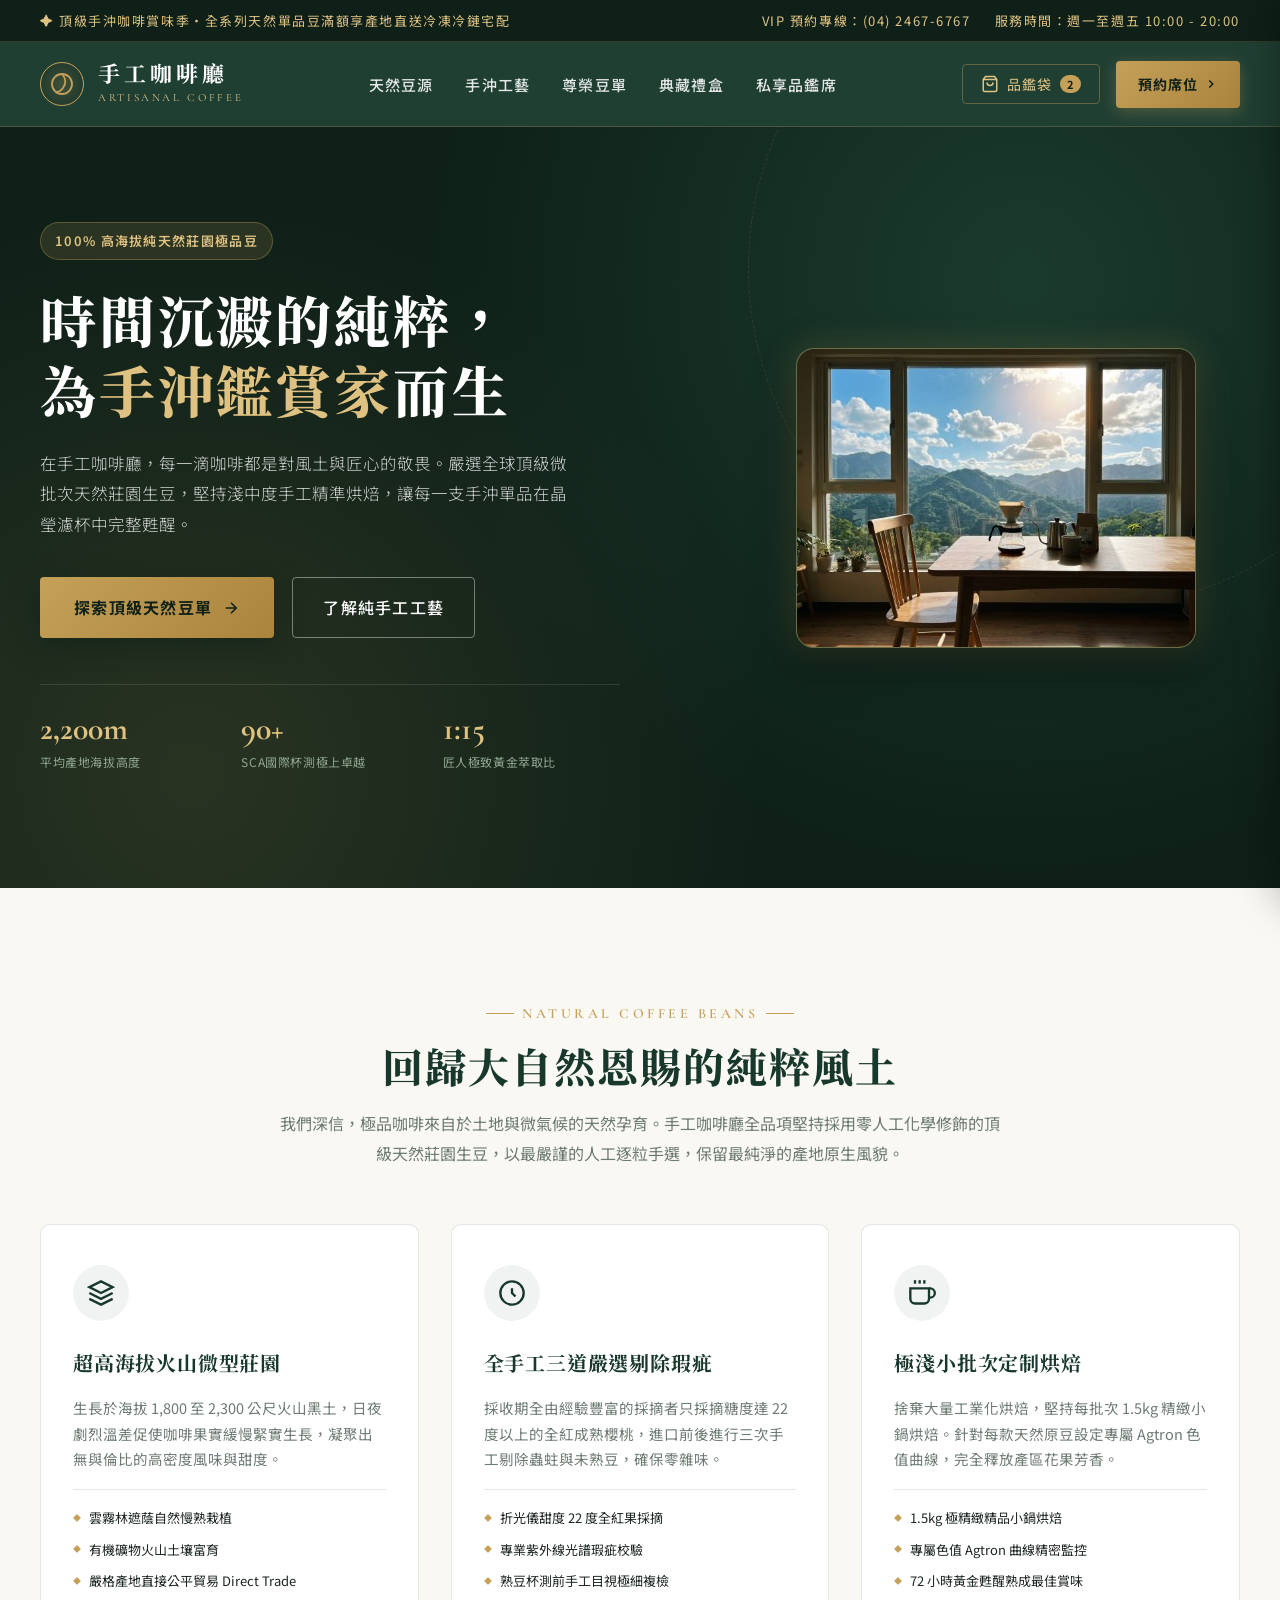
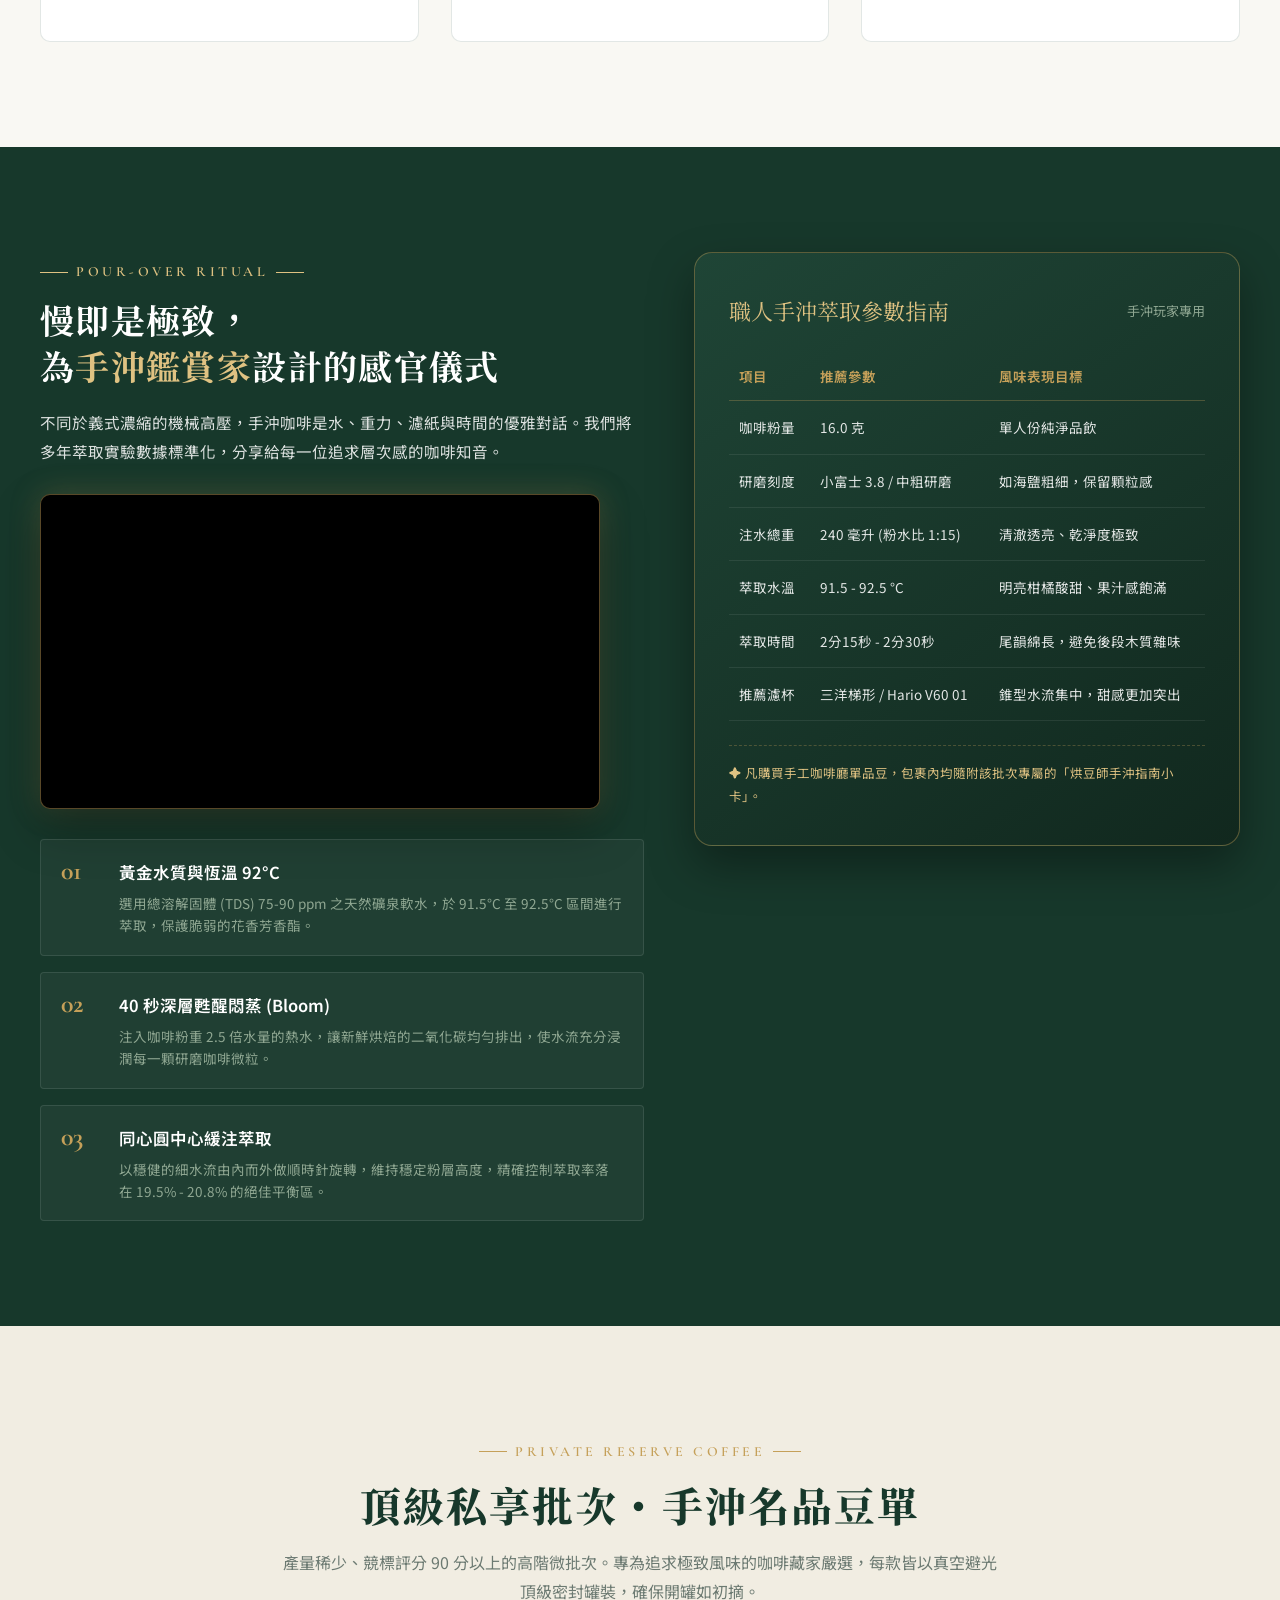
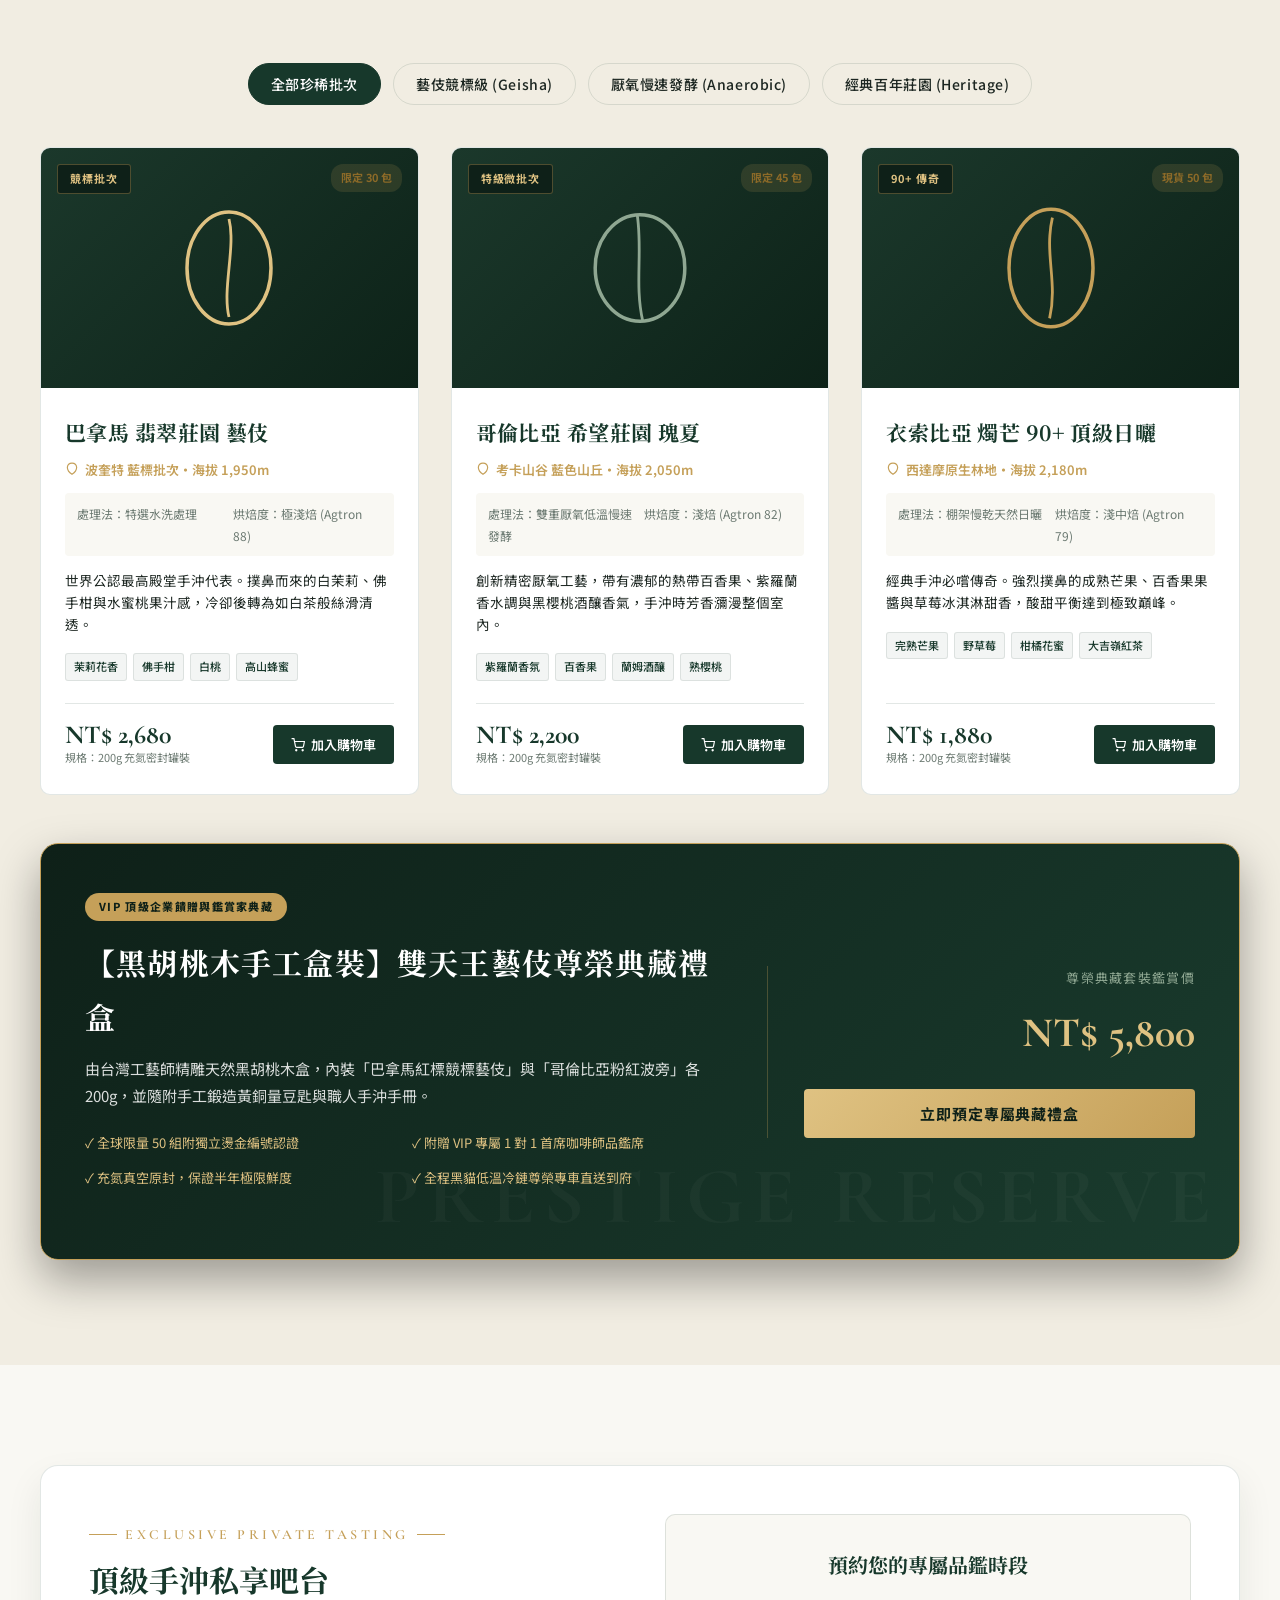
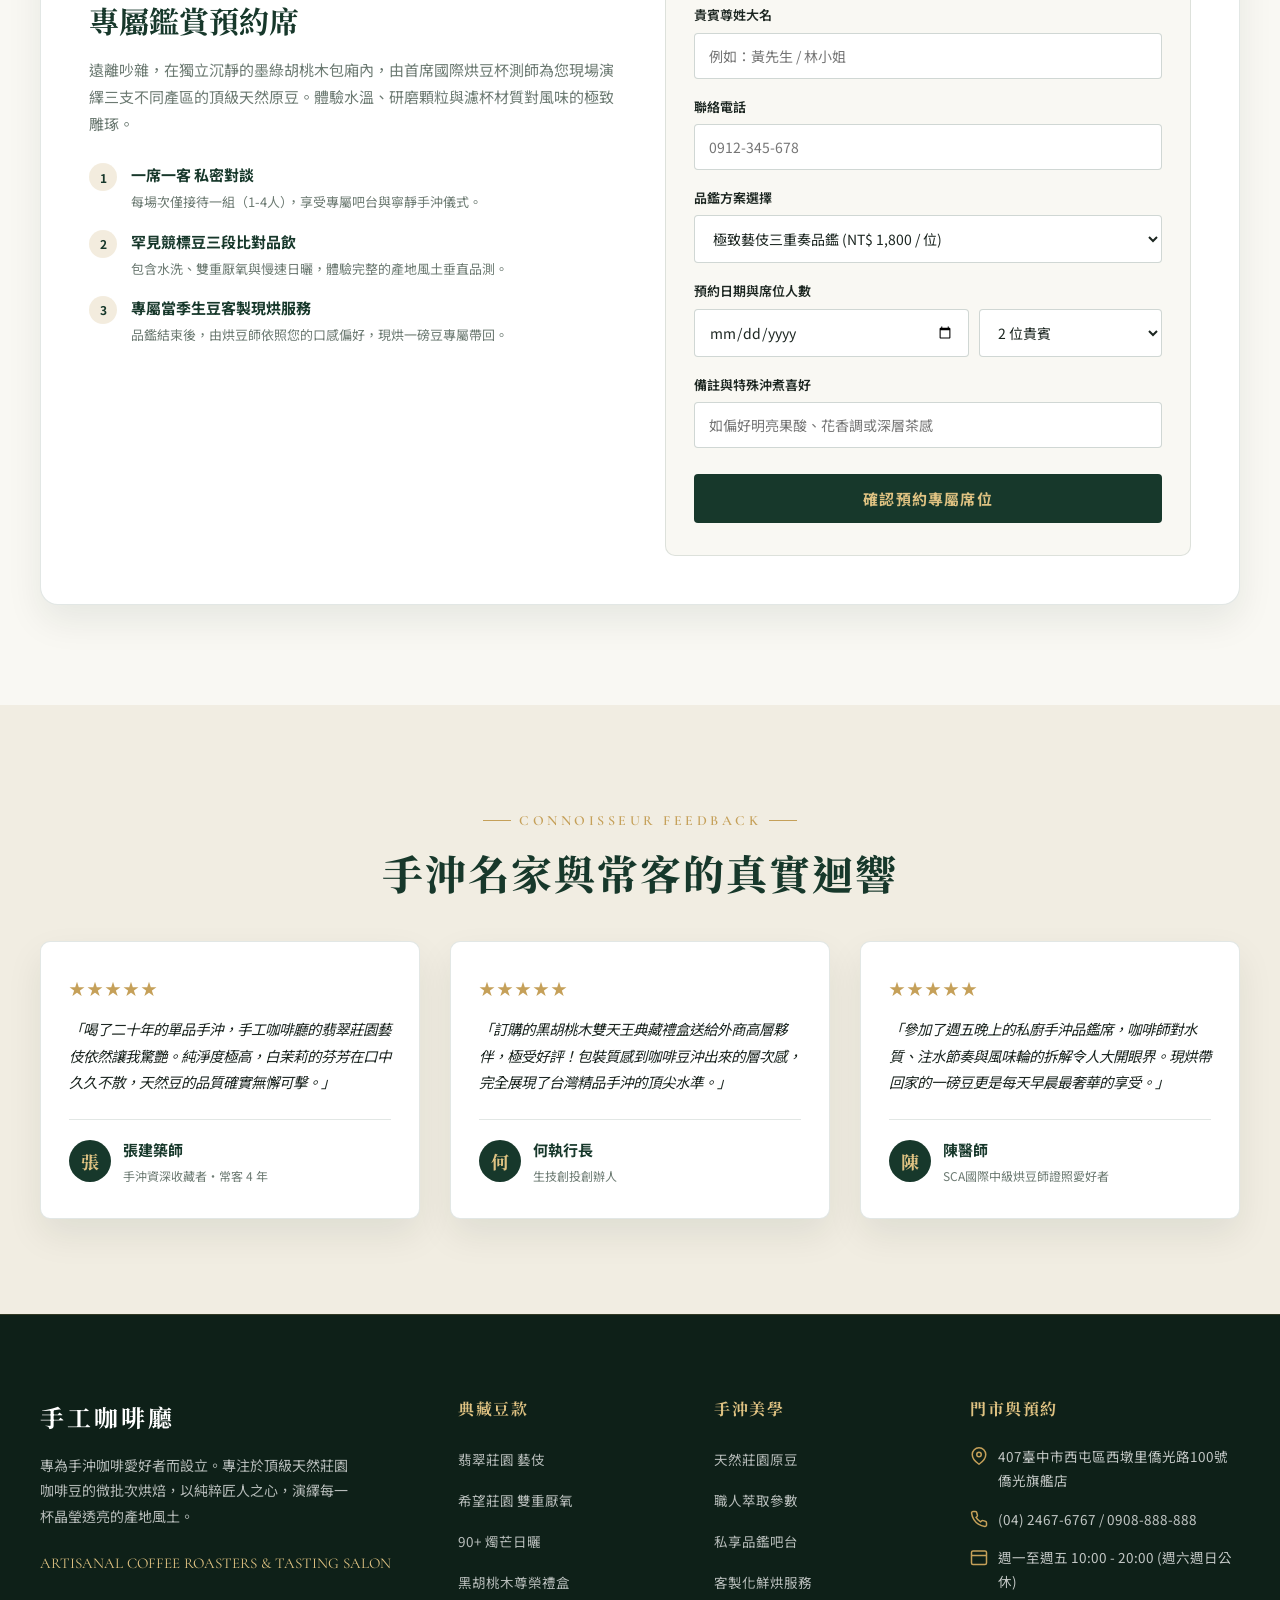
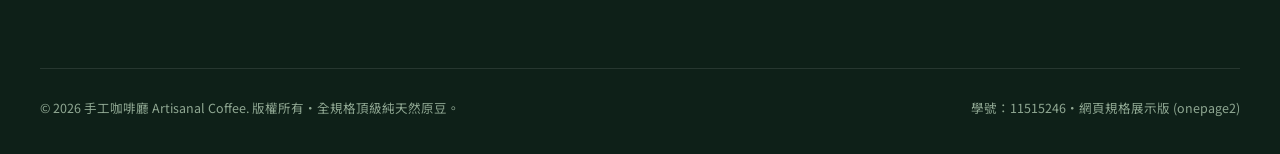
<file: onepage2/index.html>
<!DOCTYPE html>
<html lang="zh-TW">
<head>
  <meta charset="UTF-8">
  <meta name="viewport" content="width=device-width, initial-scale=1.0">
  <title>手工咖啡廳｜天然原豆・匠心手沖・頂級典藏</title>
  <meta name="description" content="手工咖啡廳專為手沖咖啡鑑賞家打造。堅持100%高海拔天然單品莊園豆，匠人手工細緻萃取，提供頂級私享批次與尊榮品鑑禮盒。">
  <link rel="preconnect" href="https://fonts.googleapis.com">
  <link rel="preconnect" href="https://fonts.gstatic.com" crossorigin>
  <link href="https://fonts.googleapis.com/css2?family=Cormorant+Garamond:ital,wght@0,500;0,600;0,700;1,400&family=Noto+Sans+TC:wght@300;400;500;600;700&family=Noto+Serif+TC:wght@400;600;700;900&display=swap" rel="stylesheet">
  <style>
    :root {
      /* 核心色彩變數系統 (Color Palette - 墨綠基調與奢華香檳金) */
      --color-moss-deep: #0e2018;      /* 最深墨綠底色 */
      --color-moss-main: #17382b;      /* 經典墨綠主色 */
      --color-moss-surface: #1f4536;   /* 墨綠色卡片/高亮面 */
      --color-moss-accent: #2e624e;    /* 墨綠延伸色 */
      --color-sage: #8fa792;           /* 鼠尾草灰綠 */
      --color-gold: #c5a059;           /* 典藏香檳金 */
      --color-gold-light: #dfc282;     /* 亮金色 */
      --color-cream-bg: #f9f8f3;       /* 天然米白紙感底色 */
      --color-cream-card: #ffffff;     /* 純白卡片底色 */
      --color-cream-soft: #f1ede2;     /* 溫潤燕麥色 */
      --color-charcoal: #1c2621;       /* 深炭墨文字 */
      --color-gray-subtle: #6c7a72;    /* 輔助灰綠文字 */
      --color-line: rgba(23, 56, 43, 0.12); /* 淺色區細框分割線 */
      --color-line-dark: rgba(197, 160, 89, 0.25); /* 深色區金屬感細線 */

      --font-serif: "Noto Serif TC", "Cormorant Garamond", serif;
      --font-sans: "Noto Sans TC", -apple-system, BlinkMacSystemFont, "Segoe UI", Roboto, sans-serif;
      --font-en: "Cormorant Garamond", Georgia, serif;

      --shadow-soft: 0 16px 36px rgba(14, 32, 24, 0.08);
      --shadow-hover: 0 24px 50px rgba(14, 32, 24, 0.16);
      --shadow-dark: 0 20px 45px rgba(0, 0, 0, 0.35);

      --radius-sm: 4px;
      --radius-md: 10px;
      --radius-lg: 18px;
      --transition: all 0.35s cubic-bezier(0.25, 1, 0.5, 1);
    }

    * {
      box-sizing: border-box;
      margin: 0;
      padding: 0;
    }

    html {
      scroll-behavior: smooth;
    }

    body {
      font-family: var(--font-sans);
      background-color: var(--color-cream-bg);
      color: var(--color-charcoal);
      line-height: 1.8;
      -webkit-font-smoothing: antialiased;
      overflow-x: hidden;
    }

    a {
      color: inherit;
      text-decoration: none;
      transition: var(--transition);
    }

    button, input, select, textarea {
      font-family: inherit;
      border: none;
      outline: none;
    }

    button {
      cursor: pointer;
    }

    .container {
      width: min(1200px, calc(100% - 48px));
      margin: 0 auto;
    }

    /* 頂部通知與服務電話列 */
    .top-bar {
      background-color: var(--color-moss-deep);
      color: var(--color-gold-light);
      padding: 9px 0;
      font-size: 13px;
      letter-spacing: 0.12em;
      border-bottom: 1px solid rgba(197, 160, 89, 0.2);
    }
    .top-bar-inner {
      display: flex;
      justify-content: space-between;
      align-items: center;
    }
    .top-bar-contact {
      display: flex;
      gap: 24px;
    }

    /* 導覽列 */
    header {
      position: sticky;
      top: 0;
      z-index: 120;
      background-color: rgba(23, 56, 43, 0.96);
      backdrop-filter: blur(14px);
      border-bottom: 1px solid rgba(197, 160, 89, 0.25);
      transition: var(--transition);
    }
    .nav-container {
      display: flex;
      align-items: center;
      justify-content: space-between;
      height: 84px;
    }
    .brand-logo {
      display: flex;
      align-items: center;
      gap: 14px;
    }
    .logo-icon {
      width: 44px;
      height: 44px;
      border-radius: 50%;
      border: 1px solid var(--color-gold);
      display: flex;
      align-items: center;
      justify-content: center;
      color: var(--color-gold);
      background: radial-gradient(circle, rgba(197,160,89,0.18) 0%, rgba(14,32,24,0.4) 100%);
    }
    .brand-text h1 {
      font-family: var(--font-serif);
      font-size: 22px;
      font-weight: 700;
      letter-spacing: 0.18em;
      color: #ffffff;
      line-height: 1.1;
    }
    .brand-text span {
      font-family: var(--font-en);
      font-size: 11px;
      letter-spacing: 0.24em;
      color: var(--color-gold-light);
      text-transform: uppercase;
      display: block;
      margin-top: 3px;
    }
    .nav-menu {
      display: flex;
      align-items: center;
      gap: 32px;
      list-style: none;
    }
    .nav-link {
      font-size: 15px;
      font-weight: 500;
      letter-spacing: 0.08em;
      color: rgba(255, 255, 255, 0.88);
      position: relative;
      padding: 6px 0;
    }
    .nav-link::after {
      content: '';
      position: absolute;
      bottom: 0;
      left: 0;
      width: 0%;
      height: 1px;
      background-color: var(--color-gold);
      transition: var(--transition);
    }
    .nav-link:hover {
      color: var(--color-gold-light);
    }
    .nav-link:hover::after {
      width: 100%;
    }
    .nav-actions {
      display: flex;
      align-items: center;
      gap: 16px;
    }
    .cart-btn {
      position: relative;
      background: transparent;
      color: var(--color-gold-light);
      border: 1px solid rgba(197, 160, 89, 0.4);
      border-radius: var(--radius-sm);
      padding: 9px 18px;
      display: flex;
      align-items: center;
      gap: 8px;
      font-size: 14px;
      letter-spacing: 0.06em;
      transition: var(--transition);
    }
    .cart-btn:hover {
      background: rgba(197, 160, 89, 0.15);
      border-color: var(--color-gold);
      color: #fff;
    }
    .cart-badge {
      background-color: var(--color-gold);
      color: var(--color-moss-deep);
      font-size: 11px;
      font-weight: 700;
      border-radius: 10px;
      padding: 1px 7px;
    }
    .btn-vip-tasting {
      background: linear-gradient(135deg, #c5a059 0%, #aa843d 100%);
      color: var(--color-moss-deep);
      font-weight: 700;
      font-size: 14px;
      letter-spacing: 0.08em;
      padding: 11px 22px;
      border-radius: var(--radius-sm);
      display: inline-flex;
      align-items: center;
      gap: 6px;
      box-shadow: 0 4px 15px rgba(197, 160, 89, 0.3);
      transition: var(--transition);
    }
    .btn-vip-tasting:hover {
      transform: translateY(-2px);
      box-shadow: 0 8px 22px rgba(197, 160, 89, 0.45);
      background: linear-gradient(135deg, #dfc282 0%, #c5a059 100%);
    }

    /* 主視覺 Hero 區域 */
    .hero {
      position: relative;
      background-color: var(--color-moss-deep);
      color: #ffffff;
      padding: 95px 0 115px;
      overflow: hidden;
      background-image: 
        radial-gradient(circle at 80% 20%, rgba(46, 98, 78, 0.4) 0%, transparent 50%),
        radial-gradient(circle at 15% 85%, rgba(197, 160, 89, 0.15) 0%, transparent 45%);
    }
    .hero::before {
      content: '';
      position: absolute;
      top: -200px;
      right: -150px;
      width: 680px;
      height: 680px;
      border-radius: 50%;
      border: 1px dashed rgba(197, 160, 89, 0.15);
      pointer-events: none;
    }
    .hero-grid {
      display: grid;
      grid-template-columns: 1.15fr 0.85fr;
      gap: 50px;
      align-items: center;
    }
    .hero-badge {
      display: inline-flex;
      align-items: center;
      gap: 8px;
      padding: 6px 14px;
      background-color: rgba(197, 160, 89, 0.15);
      border: 1px solid rgba(197, 160, 89, 0.35);
      border-radius: 20px;
      color: var(--color-gold-light);
      font-size: 13px;
      font-weight: 600;
      letter-spacing: 0.1em;
      margin-bottom: 24px;
    }
    .hero-title {
      font-family: var(--font-serif);
      font-size: clamp(38px, 4.4vw, 56px);
      line-height: 1.25;
      letter-spacing: 0.05em;
      margin-bottom: 24px;
      font-weight: 800;
    }
    .hero-title em,
    .hero-title .gold-text {
      color: var(--color-gold-light);
      font-style: normal;
      position: relative;
    }
    .hero-subtitle {
      font-size: 16.5px;
      color: rgba(255, 255, 255, 0.8);
      line-height: 1.85;
      margin-bottom: 38px;
      max-width: 540px;
      font-weight: 300;
    }
    .hero-buttons {
      display: flex;
      flex-wrap: wrap;
      gap: 18px;
      margin-bottom: 46px;
    }
    .btn-primary {
      background: linear-gradient(135deg, var(--color-gold) 0%, #aa843d 100%);
      color: var(--color-moss-deep);
      font-weight: 700;
      font-size: 16px;
      letter-spacing: 0.08em;
      padding: 15px 34px;
      border-radius: var(--radius-sm);
      display: inline-flex;
      align-items: center;
      gap: 10px;
      transition: var(--transition);
      box-shadow: 0 10px 28px rgba(14, 32, 24, 0.5);
    }
    .btn-primary:hover {
      background: linear-gradient(135deg, #dfc282 0%, var(--color-gold) 100%);
      transform: translateY(-3px);
      box-shadow: 0 14px 34px rgba(197, 160, 89, 0.35);
    }
    .btn-secondary {
      background-color: transparent;
      color: #ffffff;
      border: 1px solid rgba(255, 255, 255, 0.4);
      font-weight: 500;
      font-size: 16px;
      letter-spacing: 0.08em;
      padding: 15px 30px;
      border-radius: var(--radius-sm);
      display: inline-flex;
      align-items: center;
      gap: 10px;
      transition: var(--transition);
    }
    .btn-secondary:hover {
      border-color: var(--color-gold);
      color: var(--color-gold-light);
      background-color: rgba(197, 160, 89, 0.08);
      transform: translateY(-3px);
    }

    /* 手沖參數數據條 */
    .hero-stats {
      display: grid;
      grid-template-columns: repeat(3, 1fr);
      gap: 24px;
      border-top: 1px solid rgba(255, 255, 255, 0.12);
      padding-top: 28px;
      max-width: 580px;
    }
    .stat-item h4 {
      font-family: var(--font-en);
      font-size: 32px;
      color: var(--color-gold-light);
      font-weight: 700;
      line-height: 1;
      margin-bottom: 6px;
    }
    .stat-item p {
      font-size: 12px;
      color: var(--color-sage);
      letter-spacing: 0.05em;
    }

    /* Hero 右側圖片展示區 (onepage2 規格：400px x 300px 既有圖片) */
    .hero-showcase {
      display: flex;
      justify-content: center;
      align-items: center;
      position: relative;
    }
    .hero-image-wrap {
      position: relative;
      display: inline-block;
      width: 400px;
      height: 300px;
      border-radius: var(--radius-lg);
      overflow: hidden;
      box-shadow: var(--shadow-dark), 0 0 35px rgba(197, 160, 89, 0.25);
      border: 1px solid rgba(197, 160, 89, 0.45);
      background: var(--color-moss-surface);
    }
    .hero-image-wrap img,
    .hero-img {
      width: 400px;
      height: 300px;
      object-fit: cover;
      display: block;
      border-radius: var(--radius-lg);
      transition: transform 0.6s cubic-bezier(0.25, 1, 0.5, 1);
    }
    .hero-image-wrap:hover img {
      transform: scale(1.04);
    }

    /* 共同 Section 標題 */
    .section-header {
      text-align: center;
      max-width: 720px;
      margin: 0 auto 56px;
    }
    .section-eyebrow {
      display: inline-flex;
      align-items: center;
      gap: 8px;
      font-family: var(--font-en);
      color: var(--color-gold);
      font-size: 14px;
      font-weight: 600;
      letter-spacing: 0.25em;
      text-transform: uppercase;
      margin-bottom: 12px;
    }
    .section-eyebrow::before,
    .section-eyebrow::after {
      content: '';
      width: 28px;
      height: 1px;
      background-color: currentColor;
    }
    .section-title {
      font-family: var(--font-serif);
      font-size: clamp(28px, 3.2vw, 42px);
      color: var(--color-moss-main);
      font-weight: 800;
      letter-spacing: 0.05em;
      line-height: 1.35;
      margin-bottom: 16px;
    }
    .section-desc {
      color: var(--color-gray-subtle);
      font-size: 16px;
      line-height: 1.85;
      font-weight: 400;
    }

    /* 區塊1: 天然咖啡豆哲學 (品牌風格：天然咖啡豆) */
    .natural-beans {
      padding: 105px 0;
      background-color: var(--color-cream-bg);
      position: relative;
    }
    .beans-grid {
      display: grid;
      grid-template-columns: repeat(3, 1fr);
      gap: 32px;
    }
    .bean-pillar {
      background: var(--color-cream-card);
      border: 1px solid var(--color-line);
      border-radius: var(--radius-md);
      padding: 40px 32px;
      transition: var(--transition);
      display: flex;
      flex-direction: column;
      position: relative;
    }
    .bean-pillar:hover {
      transform: translateY(-8px);
      box-shadow: var(--shadow-hover);
      border-color: rgba(197, 160, 89, 0.4);
    }
    .pillar-icon {
      width: 56px;
      height: 56px;
      border-radius: 50%;
      background: rgba(23, 56, 43, 0.06);
      display: flex;
      align-items: center;
      justify-content: center;
      color: var(--color-moss-main);
      margin-bottom: 24px;
      transition: var(--transition);
    }
    .bean-pillar:hover .pillar-icon {
      background: var(--color-moss-main);
      color: var(--color-gold-light);
    }
    .pillar-title {
      font-family: var(--font-serif);
      font-size: 20px;
      font-weight: 700;
      color: var(--color-moss-main);
      margin-bottom: 14px;
      letter-spacing: 0.04em;
    }
    .pillar-desc {
      font-size: 14.5px;
      color: var(--color-gray-subtle);
      line-height: 1.75;
      margin-bottom: 18px;
    }
    .pillar-list {
      list-style: none;
      border-top: 1px solid var(--color-line);
      padding-top: 16px;
    }
    .pillar-list li {
      font-size: 13px;
      color: var(--color-charcoal);
      display: flex;
      align-items: center;
      gap: 8px;
      margin-bottom: 8px;
    }
    .pillar-list li::before {
      content: '◆';
      font-size: 8px;
      color: var(--color-gold);
    }

    /* 區塊2: 手沖工藝美學 (onepage2 規格：左為影片崁入 560x315 + 工藝三步驟；右為參數指南表) */
    .craftsmanship {
      padding: 105px 0;
      background-color: var(--color-moss-main);
      color: #ffffff;
      position: relative;
    }
    .craft-layout {
      display: grid;
      grid-template-columns: 1.05fr 0.95fr;
      gap: 50px;
      align-items: flex-start;
    }
    .craft-left h3 {
      font-family: var(--font-serif);
      font-size: 34px;
      line-height: 1.35;
      margin-bottom: 20px;
      letter-spacing: 0.04em;
    }
    .craft-left h3 em {
      color: var(--color-gold-light);
      font-style: normal;
    }
    .craft-left p.craft-intro {
      color: rgba(255, 255, 255, 0.85);
      font-size: 15.5px;
      line-height: 1.85;
      margin-bottom: 28px;
    }

    /* 左側影片崁入外框 (onepage2 規格：寬度 560px、高度 315px、YouTube 編號 hMOYa4EBntI) */
    .craft-video-wrap {
      width: 100%;
      max-width: 560px;
      margin-bottom: 30px;
      border-radius: var(--radius-md);
      overflow: hidden;
      box-shadow: var(--shadow-dark), 0 0 30px rgba(197, 160, 89, 0.25);
      border: 1px solid rgba(197, 160, 89, 0.45);
      background-color: #000;
      aspect-ratio: 560 / 315;
    }
    .craft-video-wrap iframe {
      width: 100%;
      height: 100%;
      display: block;
      border: 0;
    }

    .craft-steps {
      display: flex;
      flex-direction: column;
      gap: 16px;
    }
    .step-item {
      display: flex;
      gap: 18px;
      background: rgba(255, 255, 255, 0.04);
      border: 1px solid rgba(255, 255, 255, 0.1);
      padding: 18px 20px;
      border-radius: var(--radius-sm);
      transition: var(--transition);
    }
    .step-item:hover {
      background: rgba(255, 255, 255, 0.09);
      border-color: var(--color-gold);
    }
    .step-num {
      font-family: var(--font-en);
      font-size: 26px;
      font-weight: 700;
      color: var(--color-gold);
      min-width: 40px;
      line-height: 1;
    }
    .step-content h4 {
      font-size: 16.5px;
      font-weight: 600;
      margin-bottom: 6px;
      color: #ffffff;
    }
    .step-content p {
      font-size: 13.5px;
      color: var(--color-sage);
      margin-bottom: 0;
      line-height: 1.6;
    }

    /* 右側職人手沖萃取參數指南卡片 */
    .craft-guide-card {
      background: linear-gradient(145deg, #1f4536 0%, #11281e 100%);
      border: 1px solid rgba(197, 160, 89, 0.4);
      border-radius: var(--radius-lg);
      padding: 38px 34px;
      box-shadow: var(--shadow-dark);
      position: sticky;
      top: 105px;
    }
    .guide-title {
      font-family: var(--font-serif);
      font-size: 22px;
      color: var(--color-gold-light);
      margin-bottom: 22px;
      display: flex;
      align-items: center;
      justify-content: space-between;
    }
    .guide-table {
      width: 100%;
      border-collapse: collapse;
      font-size: 13.5px;
    }
    .guide-table th {
      text-align: left;
      padding: 12px 10px;
      border-bottom: 1px solid rgba(197, 160, 89, 0.3);
      color: var(--color-gold);
      font-weight: 600;
    }
    .guide-table td {
      padding: 14px 10px;
      border-bottom: 1px solid rgba(255, 255, 255, 0.08);
      color: rgba(255, 255, 255, 0.88);
    }
    .guide-table tr:hover td {
      background-color: rgba(255, 255, 255, 0.03);
    }

    /* 區塊3: 頂級私享典藏豆單 (功能：吸引高消費客戶購買咖啡) */
    .reserve-collection {
      padding: 105px 0;
      background-color: var(--color-cream-soft);
      position: relative;
    }
    .filter-tabs {
      display: flex;
      justify-content: center;
      gap: 12px;
      margin-bottom: 42px;
      flex-wrap: wrap;
    }
    .tab-btn {
      padding: 10px 22px;
      background: transparent;
      border: 1px solid var(--color-line);
      border-radius: 30px;
      color: var(--color-charcoal);
      font-size: 14px;
      font-weight: 500;
      letter-spacing: 0.04em;
      transition: var(--transition);
    }
    .tab-btn.active, .tab-btn:hover {
      background-color: var(--color-moss-main);
      color: #ffffff;
      border-color: var(--color-moss-main);
    }
    .coffee-grid {
      display: grid;
      grid-template-columns: repeat(3, 1fr);
      gap: 32px;
      margin-bottom: 48px;
    }
    .product-card {
      background: var(--color-cream-card);
      border: 1px solid var(--color-line);
      border-radius: var(--radius-md);
      overflow: hidden;
      display: flex;
      flex-direction: column;
      transition: var(--transition);
      position: relative;
    }
    .product-card:hover {
      transform: translateY(-8px);
      box-shadow: var(--shadow-hover);
      border-color: var(--color-gold);
    }
    .product-badge {
      position: absolute;
      top: 16px;
      left: 16px;
      z-index: 2;
      background: var(--color-moss-deep);
      color: var(--color-gold-light);
      font-size: 11px;
      font-weight: 700;
      letter-spacing: 0.08em;
      padding: 4px 12px;
      border-radius: 3px;
      border: 1px solid rgba(197, 160, 89, 0.35);
    }
    .product-rarity {
      position: absolute;
      top: 16px;
      right: 16px;
      z-index: 2;
      background: rgba(197, 160, 89, 0.15);
      color: #8c6a28;
      font-size: 11px;
      font-weight: 700;
      padding: 4px 10px;
      border-radius: 12px;
    }
    .product-img-box {
      height: 240px;
      background: linear-gradient(135deg, #1b382b 0%, #0d2218 100%);
      display: flex;
      align-items: center;
      justify-content: center;
      position: relative;
      overflow: hidden;
    }
    .product-img-box svg {
      width: 140px;
      height: 140px;
      transition: var(--transition);
    }
    .product-card:hover .product-img-box svg {
      transform: scale(1.08) rotate(-3deg);
    }
    .product-body {
      padding: 26px 24px;
      display: flex;
      flex-direction: column;
      flex-grow: 1;
    }
    .product-title {
      font-family: var(--font-serif);
      font-size: 21px;
      font-weight: 700;
      color: var(--color-moss-main);
      margin-bottom: 6px;
      letter-spacing: 0.02em;
    }
    .product-origin {
      font-size: 13px;
      color: var(--color-gold);
      font-weight: 600;
      margin-bottom: 12px;
      display: flex;
      align-items: center;
      gap: 6px;
    }
    .product-meta {
      display: grid;
      grid-template-columns: 1fr 1fr;
      gap: 8px;
      font-size: 12px;
      color: var(--color-gray-subtle);
      background: var(--color-cream-bg);
      padding: 10px 12px;
      border-radius: var(--radius-sm);
      margin-bottom: 14px;
    }
    .product-desc {
      font-size: 13.5px;
      color: var(--color-charcoal);
      line-height: 1.6;
      margin-bottom: 18px;
    }
    .product-cupping {
      display: flex;
      flex-wrap: wrap;
      gap: 6px;
      margin-bottom: 22px;
    }
    .cupping-tag {
      background: rgba(23, 56, 43, 0.05);
      border: 1px solid rgba(23, 56, 43, 0.1);
      color: var(--color-moss-main);
      font-size: 11px;
      font-weight: 500;
      padding: 3px 8px;
      border-radius: 3px;
    }
    .product-footer {
      margin-top: auto;
      padding-top: 18px;
      border-top: 1px solid var(--color-line);
      display: flex;
      justify-content: space-between;
      align-items: center;
    }
    .product-price-box .price {
      font-family: var(--font-en);
      font-size: 26px;
      font-weight: 700;
      color: var(--color-moss-main);
      line-height: 1;
    }
    .product-price-box .unit {
      font-size: 11px;
      color: var(--color-gray-subtle);
    }
    .btn-buy {
      background-color: var(--color-moss-main);
      color: #ffffff;
      font-size: 13px;
      font-weight: 600;
      padding: 10px 18px;
      border-radius: var(--radius-sm);
      transition: var(--transition);
      display: inline-flex;
      align-items: center;
      gap: 6px;
    }
    .btn-buy:hover {
      background-color: var(--color-gold);
      color: var(--color-moss-deep);
    }

    /* 頂級尊榮典藏禮盒特區 (高客單價 Banner NT$ 5,800) */
    .luxury-banner {
      background: linear-gradient(135deg, #0e2018 0%, #1a3c2e 100%);
      border: 1px solid var(--color-gold);
      border-radius: var(--radius-lg);
      padding: 46px 44px;
      color: #ffffff;
      display: grid;
      grid-template-columns: 1.2fr 0.8fr;
      gap: 40px;
      align-items: center;
      box-shadow: var(--shadow-dark);
      position: relative;
      overflow: hidden;
    }
    .luxury-banner::before {
      content: 'PRESTIGE RESERVE';
      position: absolute;
      right: 20px;
      bottom: -10px;
      font-family: var(--font-en);
      font-size: 80px;
      color: rgba(255, 255, 255, 0.03);
      font-weight: 900;
      pointer-events: none;
      letter-spacing: 0.1em;
    }
    .luxury-tag {
      background: var(--color-gold);
      color: var(--color-moss-deep);
      font-weight: 800;
      font-size: 11px;
      letter-spacing: 0.12em;
      padding: 4px 14px;
      border-radius: 20px;
      display: inline-block;
      margin-bottom: 14px;
    }
    .luxury-title {
      font-family: var(--font-serif);
      font-size: 30px;
      font-weight: 700;
      margin-bottom: 12px;
      letter-spacing: 0.04em;
    }
    .luxury-desc {
      color: rgba(255, 255, 255, 0.85);
      font-size: 15px;
      line-height: 1.8;
      margin-bottom: 22px;
    }
    .luxury-features {
      display: grid;
      grid-template-columns: 1fr 1fr;
      gap: 12px;
      margin-bottom: 24px;
      font-size: 13px;
      color: var(--color-gold-light);
    }
    .luxury-price-side {
      text-align: right;
      border-left: 1px solid rgba(197, 160, 89, 0.3);
      padding-left: 36px;
    }
    .luxury-price-label {
      font-size: 13px;
      color: var(--color-sage);
      letter-spacing: 0.1em;
      margin-bottom: 6px;
    }
    .luxury-price {
      font-family: var(--font-en);
      font-size: 42px;
      color: var(--color-gold-light);
      font-weight: 700;
      margin-bottom: 18px;
    }
    .luxury-action-btn {
      width: 100%;
      background: linear-gradient(135deg, #dfc282 0%, #c5a059 100%);
      color: var(--color-moss-deep);
      font-weight: 700;
      font-size: 15px;
      letter-spacing: 0.06em;
      padding: 14px 20px;
      border-radius: var(--radius-sm);
      transition: var(--transition);
      display: inline-block;
      text-align: center;
    }
    .luxury-action-btn:hover {
      background: #ffffff;
      transform: translateY(-2px);
      box-shadow: 0 8px 24px rgba(255, 255, 255, 0.2);
    }

    /* 區塊4: 私廚手沖品鑑預約席 (VIP Experience) */
    .vip-experience {
      padding: 100px 0;
      background-color: var(--color-cream-bg);
    }
    .vip-grid {
      display: grid;
      grid-template-columns: 1fr 1fr;
      gap: 50px;
      background: #ffffff;
      border: 1px solid var(--color-line);
      border-radius: var(--radius-lg);
      padding: 48px;
      box-shadow: var(--shadow-soft);
    }
    .vip-left h3 {
      font-family: var(--font-serif);
      font-size: 30px;
      color: var(--color-moss-main);
      margin-bottom: 16px;
      line-height: 1.35;
    }
    .vip-left p {
      color: var(--color-gray-subtle);
      font-size: 15px;
      line-height: 1.8;
      margin-bottom: 24px;
    }
    .vip-perks {
      list-style: none;
      display: flex;
      flex-direction: column;
      gap: 14px;
    }
    .vip-perk-item {
      display: flex;
      align-items: flex-start;
      gap: 14px;
    }
    .vip-perk-icon {
      width: 28px;
      height: 28px;
      border-radius: 50%;
      background-color: rgba(197, 160, 89, 0.2);
      color: var(--color-moss-main);
      display: flex;
      align-items: center;
      justify-content: center;
      font-size: 12px;
      font-weight: 700;
      flex-shrink: 0;
      margin-top: 2px;
    }
    .vip-perk-text h5 {
      font-size: 15px;
      color: var(--color-moss-main);
      margin-bottom: 2px;
    }
    .vip-perk-text p {
      font-size: 13px;
      margin-bottom: 0;
      color: var(--color-gray-subtle);
    }
    .booking-form {
      background: var(--color-cream-bg);
      border: 1px solid var(--color-line);
      border-radius: var(--radius-md);
      padding: 32px 28px;
    }
    .booking-form h4 {
      font-family: var(--font-serif);
      font-size: 20px;
      color: var(--color-moss-main);
      margin-bottom: 20px;
      text-align: center;
    }
    .form-group {
      margin-bottom: 16px;
    }
    .form-label {
      display: block;
      font-size: 13px;
      font-weight: 600;
      color: var(--color-charcoal);
      margin-bottom: 6px;
    }
    .form-input, .form-select {
      width: 100%;
      padding: 12px 14px;
      border: 1px solid rgba(23, 56, 43, 0.2);
      background-color: #ffffff;
      border-radius: var(--radius-sm);
      font-size: 14px;
      color: var(--color-charcoal);
    }
    .form-input:focus, .form-select:focus {
      border-color: var(--color-gold);
    }
    .btn-submit-booking {
      width: 100%;
      background: var(--color-moss-main);
      color: var(--color-gold-light);
      font-weight: 700;
      font-size: 15px;
      letter-spacing: 0.08em;
      padding: 14px;
      border-radius: var(--radius-sm);
      transition: var(--transition);
      margin-top: 10px;
    }
    .btn-submit-booking:hover {
      background: var(--color-moss-deep);
      color: #ffffff;
    }

    /* 鑑賞家評價 */
    .reviews {
      padding: 95px 0;
      background-color: var(--color-cream-soft);
    }
    .reviews-grid {
      display: grid;
      grid-template-columns: repeat(3, 1fr);
      gap: 30px;
    }
    .review-card {
      background: #ffffff;
      border: 1px solid var(--color-line);
      border-radius: var(--radius-md);
      padding: 32px 28px;
      display: flex;
      flex-direction: column;
      box-shadow: var(--shadow-soft);
    }
    .review-stars {
      color: var(--color-gold);
      font-size: 16px;
      margin-bottom: 14px;
      letter-spacing: 2px;
    }
    .review-text {
      font-size: 14.5px;
      line-height: 1.8;
      color: var(--color-charcoal);
      margin-bottom: 24px;
      flex-grow: 1;
      font-style: italic;
    }
    .review-author {
      display: flex;
      align-items: center;
      gap: 12px;
      border-top: 1px solid var(--color-line);
      padding-top: 16px;
    }
    .author-avatar {
      width: 42px;
      height: 42px;
      border-radius: 50%;
      background: var(--color-moss-main);
      color: var(--color-gold-light);
      display: flex;
      align-items: center;
      justify-content: center;
      font-family: var(--font-serif);
      font-weight: 700;
      font-size: 18px;
    }
    .author-info h5 {
      font-size: 15px;
      color: var(--color-moss-main);
      margin-bottom: 2px;
    }
    .author-info p {
      font-size: 12px;
      color: var(--color-gray-subtle);
    }

    /* 頁尾 Footer */
    footer {
      background-color: var(--color-moss-deep);
      color: rgba(255, 255, 255, 0.8);
      padding: 80px 0 35px;
      border-top: 1px solid rgba(197, 160, 89, 0.2);
    }
    .footer-grid {
      display: grid;
      grid-template-columns: 1.4fr 0.8fr 0.8fr 1fr;
      gap: 40px;
      margin-bottom: 60px;
    }
    .footer-about h3 {
      font-family: var(--font-serif);
      font-size: 24px;
      color: #ffffff;
      margin-bottom: 14px;
      letter-spacing: 0.12em;
    }
    .footer-about p {
      font-size: 14px;
      line-height: 1.85;
      color: rgba(255, 255, 255, 0.7);
      margin-bottom: 20px;
      max-width: 320px;
    }
    .footer-col h4 {
      font-family: var(--font-serif);
      font-size: 16px;
      color: var(--color-gold-light);
      letter-spacing: 0.1em;
      margin-bottom: 20px;
    }
    .footer-links {
      list-style: none;
      display: flex;
      flex-direction: column;
      gap: 12px;
    }
    .footer-links a {
      font-size: 13.5px;
      color: rgba(255, 255, 255, 0.7);
    }
    .footer-links a:hover {
      color: var(--color-gold-light);
      padding-left: 4px;
    }
    .footer-contact-item {
      display: flex;
      align-items: flex-start;
      gap: 10px;
      margin-bottom: 14px;
      font-size: 13.5px;
      color: rgba(255, 255, 255, 0.75);
    }
    .footer-contact-item svg {
      color: var(--color-gold);
      flex-shrink: 0;
      margin-top: 3px;
    }
    .footer-bottom {
      border-top: 1px solid rgba(255, 255, 255, 0.1);
      padding-top: 28px;
      display: flex;
      justify-content: space-between;
      align-items: center;
      font-size: 12.5px;
      color: var(--color-sage);
    }

    /* 購物車抽屜側欄 (Drawer) */
    .cart-drawer-backdrop {
      position: fixed;
      inset: 0;
      background: rgba(0, 0, 0, 0.65);
      z-index: 998;
      opacity: 0;
      visibility: hidden;
      transition: var(--transition);
      backdrop-filter: blur(4px);
    }
    .cart-drawer-backdrop.active {
      opacity: 1;
      visibility: visible;
    }
    .cart-drawer {
      position: fixed;
      top: 0;
      right: -450px;
      width: min(440px, 100%);
      height: 100%;
      background: var(--color-cream-card);
      z-index: 999;
      box-shadow: -10px 0 40px rgba(0, 0, 0, 0.35);
      display: flex;
      flex-direction: column;
      transition: right 0.4s cubic-bezier(0.25, 1, 0.5, 1);
    }
    .cart-drawer.active {
      right: 0;
    }
    .drawer-header {
      padding: 24px 28px;
      background: var(--color-moss-main);
      color: #ffffff;
      display: flex;
      justify-content: space-between;
      align-items: center;
      border-bottom: 1px solid rgba(197, 160, 89, 0.3);
    }
    .drawer-header h3 {
      font-family: var(--font-serif);
      font-size: 20px;
      letter-spacing: 0.08em;
      color: var(--color-gold-light);
    }
    .drawer-close {
      background: transparent;
      color: #ffffff;
      font-size: 24px;
      line-height: 1;
      opacity: 0.8;
      transition: var(--transition);
    }
    .drawer-close:hover {
      opacity: 1;
      transform: rotate(90deg);
    }
    .drawer-body {
      padding: 24px 28px;
      overflow-y: auto;
      flex-grow: 1;
    }
    .cart-item {
      display: flex;
      justify-content: space-between;
      align-items: center;
      padding: 16px 0;
      border-bottom: 1px solid var(--color-line);
    }
    .cart-item-info h5 {
      font-size: 15px;
      color: var(--color-moss-main);
      font-weight: 600;
      margin-bottom: 4px;
    }
    .cart-item-info p {
      font-size: 13px;
      color: var(--color-gray-subtle);
    }
    .cart-item-qty {
      display: flex;
      align-items: center;
      gap: 10px;
      margin-top: 6px;
    }
    .qty-btn {
      width: 24px;
      height: 24px;
      background: var(--color-cream-soft);
      border-radius: 3px;
      display: flex;
      align-items: center;
      justify-content: center;
      font-weight: 700;
      color: var(--color-charcoal);
    }
    .cart-item-price {
      font-family: var(--font-en);
      font-size: 18px;
      font-weight: 700;
      color: var(--color-moss-main);
    }
    .drawer-footer {
      padding: 24px 28px;
      background: var(--color-cream-bg);
      border-top: 1px solid var(--color-line);
    }
    .drawer-total {
      display: flex;
      justify-content: space-between;
      align-items: center;
      margin-bottom: 18px;
      font-size: 16px;
      font-weight: 600;
      color: var(--color-charcoal);
    }
    .drawer-total-amount {
      font-family: var(--font-en);
      font-size: 28px;
      font-weight: 700;
      color: var(--color-moss-main);
    }
    .btn-checkout {
      width: 100%;
      background: linear-gradient(135deg, var(--color-moss-main) 0%, #0d2218 100%);
      color: var(--color-gold-light);
      font-weight: 700;
      font-size: 16px;
      letter-spacing: 0.08em;
      padding: 16px;
      border-radius: var(--radius-sm);
      display: flex;
      align-items: center;
      justify-content: center;
      gap: 8px;
      border: 1px solid rgba(197, 160, 89, 0.4);
      transition: var(--transition);
    }
    .btn-checkout:hover {
      background: var(--color-gold);
      color: var(--color-moss-deep);
      border-color: var(--color-gold);
    }

    /* 彈跳通知 Toast */
    .toast {
      position: fixed;
      bottom: 30px;
      right: 30px;
      background: var(--color-moss-deep);
      color: #ffffff;
      border: 1px solid var(--color-gold);
      padding: 16px 24px;
      border-radius: var(--radius-sm);
      box-shadow: var(--shadow-dark);
      z-index: 1000;
      display: flex;
      align-items: center;
      gap: 12px;
      transform: translateY(100px);
      opacity: 0;
      visibility: hidden;
      transition: var(--transition);
    }
    .toast.show {
      transform: translateY(0);
      opacity: 1;
      visibility: visible;
    }
    .toast-icon {
      color: var(--color-gold);
      font-size: 20px;
    }

    /* 響應式佈局設定 (Mobile / Tablet) */
    @media (max-width: 992px) {
      .hero-grid {
        grid-template-columns: 1fr;
        gap: 40px;
      }
      .hero-showcase {
        max-width: 520px;
        margin: 0 auto;
      }
      .beans-grid, .coffee-grid, .reviews-grid {
        grid-template-columns: 1fr 1fr;
      }
      .craft-layout, .luxury-banner, .vip-grid {
        grid-template-columns: 1fr;
        gap: 40px;
      }
      .craft-guide-card {
        position: static;
      }
      .luxury-price-side {
        text-align: left;
        border-left: none;
        border-top: 1px solid rgba(197, 160, 89, 0.3);
        padding-left: 0;
        padding-top: 24px;
      }
      .footer-grid {
        grid-template-columns: 1fr 1fr;
      }
    }

    @media (max-width: 768px) {
      .top-bar {
        display: none;
      }
      .nav-menu {
        display: none;
      }
      .beans-grid, .coffee-grid, .reviews-grid {
        grid-template-columns: 1fr;
      }
      .footer-grid {
        grid-template-columns: 1fr;
      }
      .vip-grid {
        padding: 24px;
      }
      .luxury-banner {
        padding: 30px 24px;
      }
      .luxury-features {
        grid-template-columns: 1fr;
      }
      .hero-stats {
        grid-template-columns: repeat(3, 1fr);
        gap: 12px;
      }
      .stat-item h4 {
        font-size: 24px;
      }
      .hero-image-wrap {
        max-width: 100%;
        height: auto;
        aspect-ratio: 4 / 3;
      }
      .hero-image-wrap img,
      .hero-img {
        max-width: 100%;
        height: auto;
        aspect-ratio: 4 / 3;
      }
      .craft-video-wrap {
        max-width: 100%;
      }
      .footer-bottom {
        flex-direction: column;
        gap: 12px;
        text-align: center;
      }
    }
  </style>
</head>
<body>

  <!-- 頂部通知與服務電話 -->
  <div class="top-bar">
    <div class="container top-bar-inner">
      <div>✦ 頂級手沖咖啡賞味季・全系列天然單品豆滿額享產地直送冷凍冷鏈宅配</div>
      <div class="top-bar-contact">
        <span>VIP 預約專線：(04) 2467-6767</span>
        <span>服務時間：週一至週五 10:00 - 20:00</span>
      </div>
    </div>
  </div>

  <!-- 導覽列 (z-index: 120, blur(14px)) -->
  <header>
    <div class="container nav-container">
      <a href="#" class="brand-logo">
        <div class="logo-icon">
          <!-- 圓形金線純天然咖啡豆幾何圖騰 SVG -->
          <svg width="24" height="24" viewBox="0 0 24 24" fill="none" stroke="currentColor" stroke-width="1.8">
            <path d="M12 2C6.48 2 2 6.48 2 12s4.48 10 10 10 10-4.48 10-10S17.52 2 12 2z"/>
            <path d="M12 2c3.5 4 4.5 9 1 14-2.5 3.5-5 4-7 4"/>
          </svg>
        </div>
        <div class="brand-text">
          <h1>手工咖啡廳</h1>
          <span>Artisanal Coffee</span>
        </div>
      </a>

      <ul class="nav-menu">
        <li><a href="#about" class="nav-link">天然豆源</a></li>
        <li><a href="#craft" class="nav-link">手沖工藝</a></li>
        <li><a href="#collection" class="nav-link">尊榮豆單</a></li>
        <li><a href="#luxury" class="nav-link">典藏禮盒</a></li>
        <li><a href="#vip" class="nav-link">私享品鑑席</a></li>
      </ul>

      <div class="nav-actions">
        <button class="cart-btn" id="openCartBtn">
          <svg width="18" height="18" viewBox="0 0 24 24" fill="none" stroke="currentColor" stroke-width="2">
            <path d="M6 2L3 6v14a2 2 0 0 0 2 2h14a2 2 0 0 0 2-2V6l-3-4z"/>
            <line x1="3" y1="6" x2="21" y2="6"/>
            <path d="M16 10a4 4 0 0 1-8 0"/>
          </svg>
          品鑑袋
          <span class="cart-badge" id="cartCount">2</span>
        </button>
        <a href="#vip" class="btn-vip-tasting">
          <span>預約席位</span>
          <svg width="14" height="14" viewBox="0 0 24 24" fill="none" stroke="currentColor" stroke-width="2.5">
            <polyline points="9 18 15 12 9 6"/>
          </svg>
        </a>
      </div>
    </div>
  </header>

  <!-- 主視覺 Hero -->
  <section class="hero">
    <div class="container hero-grid">
      <div class="hero-content">
        <div class="hero-badge">
          <span>100% 高海拔純天然莊園極品豆</span>
        </div>
        <h2 class="hero-title">
          時間沉澱的純粹，<br>
          為<span class="gold-text">手沖鑑賞家</span>而生
        </h2>
        <p class="hero-subtitle">
          在手工咖啡廳，每一滴咖啡都是對風土與匠心的敬畏。嚴選全球頂級微批次天然莊園生豆，堅持淺中度手工精準烘焙，讓每一支手沖單品在晶瑩濾杯中完整甦醒。
        </p>
        <div class="hero-buttons">
          <a href="#collection" class="btn-primary">
            <span>探索頂級天然豆單</span>
            <svg width="18" height="18" viewBox="0 0 24 24" fill="none" stroke="currentColor" stroke-width="2">
              <line x1="5" y1="12" x2="19" y2="12"></line>
              <polyline points="12 5 19 12 12 19"></polyline>
            </svg>
          </a>
          <a href="#craft" class="btn-secondary">
            <span>了解純手工工藝</span>
          </a>
        </div>
        <div class="hero-stats">
          <div class="stat-item">
            <h4>2,200m</h4>
            <p>平均產地海拔高度</p>
          </div>
          <div class="stat-item">
            <h4>90+</h4>
            <p>SCA國際杯測極上卓越</p>
          </div>
          <div class="stat-item">
            <h4>1:15</h4>
            <p>匠人極致黃金萃取比</p>
          </div>
        </div>
      </div>

      <!-- 右欄圖片 (依據 onepage2 規格：不使用 CSS 插畫，使用既有圖片 images/hero.jpg 400x300) -->
      <div class="hero-showcase">
        <div class="hero-image-wrap">
          <img src="images/hero.jpg" alt="手工咖啡廳 手沖意境" width="400" height="300" class="hero-img">
        </div>
      </div>
    </div>
  </section>

  <!-- 區塊1: 天然咖啡豆哲學 (品牌風格：天然咖啡豆) -->
  <section class="natural-beans" id="about">
    <div class="container">
      <div class="section-header">
        <span class="section-eyebrow">NATURAL COFFEE BEANS</span>
        <h2 class="section-title">回歸大自然恩賜的純粹風土</h2>
        <p class="section-desc">
          我們深信，極品咖啡來自於土地與微氣候的天然孕育。手工咖啡廳全品項堅持採用零人工化學修飾的頂級天然莊園生豆，以最嚴謹的人工逐粒手選，保留最純淨的產地原生風貌。
        </p>
      </div>

      <div class="beans-grid">
        <div class="bean-pillar">
          <div class="pillar-icon">
            <svg width="28" height="28" viewBox="0 0 24 24" fill="none" stroke="currentColor" stroke-width="2">
              <path d="M12 2L2 7l10 5 10-5-10-5zM2 17l10 5 10-5M2 12l10 5 10-5"/>
            </svg>
          </div>
          <h3 class="pillar-title">超高海拔火山微型莊園</h3>
          <p class="pillar-desc">
            生長於海拔 1,800 至 2,300 公尺火山黑土，日夜劇烈溫差促使咖啡果實緩慢緊實生長，凝聚出無與倫比的高密度風味與甜度。
          </p>
          <ul class="pillar-list">
            <li>雲霧林遮蔭自然慢熟栽植</li>
            <li>有機礦物火山土壤富育</li>
            <li>嚴格產地直接公平貿易 Direct Trade</li>
          </ul>
        </div>

        <div class="bean-pillar">
          <div class="pillar-icon">
            <svg width="28" height="28" viewBox="0 0 24 24" fill="none" stroke="currentColor" stroke-width="2">
              <circle cx="12" cy="12" r="10"/>
              <path d="M12 8v4l3 3"/>
            </svg>
          </div>
          <h3 class="pillar-title">全手工三道嚴選剔除瑕疵</h3>
          <p class="pillar-desc">
            採收期全由經驗豐富的採摘者只採摘糖度達 22 度以上的全紅成熟櫻桃，進口前後進行三次手工剔除蟲蛀與未熟豆，確保零雜味。
          </p>
          <ul class="pillar-list">
            <li>折光儀甜度 22 度全紅果採摘</li>
            <li>專業紫外線光譜瑕疵校驗</li>
            <li>熟豆杯測前手工目視極細複檢</li>
          </ul>
        </div>

        <div class="bean-pillar">
          <div class="pillar-icon">
            <svg width="28" height="28" viewBox="0 0 24 24" fill="none" stroke="currentColor" stroke-width="2">
              <path d="M18 8h1a4 4 0 0 1 0 8h-1"/>
              <path d="M2 8h16v9a4 4 0 0 1-4 4H6a4 4 0 0 1-4-4V8z"/>
              <line x1="6" y1="1" x2="6" y2="4"/>
              <line x1="10" y1="1" x2="10" y2="4"/>
              <line x1="14" y1="1" x2="14" y2="4"/>
            </svg>
          </div>
          <h3 class="pillar-title">極淺小批次定制烘焙</h3>
          <p class="pillar-desc">
            捨棄大量工業化烘焙，堅持每批次 1.5kg 精緻小鍋烘焙。針對每款天然原豆設定專屬 Agtron 色值曲線，完全釋放產區花果芳香。
          </p>
          <ul class="pillar-list">
            <li>1.5kg 極精緻精品小鍋烘焙</li>
            <li>專屬色值 Agtron 曲線精密監控</li>
            <li>72 小時黃金甦醒熟成最佳賞味</li>
          </ul>
        </div>
      </div>
    </div>
  </section>

  <!-- 區塊2: 手沖工藝美學 (onepage2 規格：左為影片崁入 560x315 + 工藝三步驟；右為參數指南表格) -->
  <section class="craftsmanship" id="craft">
    <div class="container craft-layout">
      <!-- 左側影片崁入與工藝三步驟 -->
      <div class="craft-left">
        <span class="section-eyebrow" style="color: var(--color-gold-light);">POUR-OVER RITUAL</span>
        <h3>慢即是極致，<br>為<em>手沖鑑賞家</em>設計的感官儀式</h3>
        <p class="craft-intro">
          不同於義式濃縮的機械高壓，手沖咖啡是水、重力、濾紙與時間的優雅對話。我們將多年萃取實驗數據標準化，分享給每一位追求層次感的咖啡知音。
        </p>

        <!-- 左為影片崁入 (依據 onepage2 規格：YouTube 影片 560px x 315px 編號 hMOYa4EBntI) -->
        <div class="craft-video-wrap">
          <iframe 
            width="560" 
            height="315" 
            src="https://www.youtube.com/embed/hMOYa4EBntI" 
            title="手工咖啡廳 手沖工藝示範" 
            allow="accelerometer; autoplay; clipboard-write; encrypted-media; gyroscope; picture-in-picture; web-share" 
            referrerpolicy="strict-origin-when-cross-origin" 
            allowfullscreen>
          </iframe>
        </div>

        <!-- 左側工藝三步驟 -->
        <div class="craft-steps">
          <div class="step-item">
            <div class="step-num">01</div>
            <div class="step-content">
              <h4>黃金水質與恆溫 92°C</h4>
              <p>選用總溶解固體 (TDS) 75-90 ppm 之天然礦泉軟水，於 91.5°C 至 92.5°C 區間進行萃取，保護脆弱的花香芳香酯。</p>
            </div>
          </div>
          <div class="step-item">
            <div class="step-num">02</div>
            <div class="step-content">
              <h4>40 秒深層甦醒悶蒸 (Bloom)</h4>
              <p>注入咖啡粉重 2.5 倍水量的熱水，讓新鮮烘焙的二氧化碳均勻排出，使水流充分浸潤每一顆研磨咖啡微粒。</p>
            </div>
          </div>
          <div class="step-item">
            <div class="step-num">03</div>
            <div class="step-content">
              <h4>同心圓中心緩注萃取</h4>
              <p>以穩健的細水流由內而外做順時針旋轉，維持穩定粉層高度，精確控制萃取率落在 19.5% - 20.8% 的絕佳平衡區。</p>
            </div>
          </div>
        </div>
      </div>

      <!-- 右側職人手沖萃取參數指南卡片 -->
      <div class="craft-guide-card">
        <div class="guide-title">
          <span>職人手沖萃取參數指南</span>
          <span style="font-size: 13px; color: var(--color-sage); font-family: var(--font-sans);">手沖玩家專用</span>
        </div>
        <table class="guide-table">
          <thead>
            <tr>
              <th>項目</th>
              <th>推薦參數</th>
              <th>風味表現目標</th>
            </tr>
          </thead>
          <tbody>
            <tr>
              <td>咖啡粉量</td>
              <td>16.0 克</td>
              <td>單人份純淨品飲</td>
            </tr>
            <tr>
              <td>研磨刻度</td>
              <td>小富士 3.8 / 中粗研磨</td>
              <td>如海鹽粗細，保留顆粒感</td>
            </tr>
            <tr>
              <td>注水總重</td>
              <td>240 毫升 (粉水比 1:15)</td>
              <td>清澈透亮、乾淨度極致</td>
            </tr>
            <tr>
              <td>萃取水溫</td>
              <td>91.5 - 92.5 °C</td>
              <td>明亮柑橘酸甜、果汁感飽滿</td>
            </tr>
            <tr>
              <td>萃取時間</td>
              <td>2分15秒 - 2分30秒</td>
              <td>尾韻綿長，避免後段木質雜味</td>
            </tr>
            <tr>
              <td>推薦濾杯</td>
              <td>三洋梯形 / Hario V60 01</td>
              <td>錐型水流集中，甜感更加突出</td>
            </tr>
          </tbody>
        </table>
        <div style="margin-top: 24px; padding-top: 16px; border-top: 1px dashed rgba(197, 160, 89, 0.3); font-size: 12.5px; color: var(--color-gold-light);">
          ✦ 凡購買手工咖啡廳單品豆，包裹內均隨附該批次專屬的「烘豆師手沖指南小卡」。
        </div>
      </div>
    </div>
  </section>

  <!-- 區塊3: 頂級私享典藏豆單 (功能：吸引高消費客戶購買咖啡) -->
  <section class="reserve-collection" id="collection">
    <div class="container">
      <div class="section-header">
        <span class="section-eyebrow">PRIVATE RESERVE COFFEE</span>
        <h2 class="section-title">頂級私享批次・手沖名品豆單</h2>
        <p class="section-desc">
          產量稀少、競標評分 90 分以上的高階微批次。專為追求極致風味的咖啡藏家嚴選，每款皆以真空避光頂級密封罐裝，確保開罐如初摘。
        </p>
      </div>

      <div class="filter-tabs">
        <button class="tab-btn active">全部珍稀批次</button>
        <button class="tab-btn">藝伎競標級 (Geisha)</button>
        <button class="tab-btn">厭氧慢速發酵 (Anaerobic)</button>
        <button class="tab-btn">經典百年莊園 (Heritage)</button>
      </div>

      <div class="coffee-grid">
        <!-- 產品 1: 巴拿馬 翡翠莊園 藝伎 -->
        <div class="product-card">
          <span class="product-badge">競標批次</span>
          <span class="product-rarity">限定 30 包</span>
          <div class="product-img-box">
            <svg viewBox="0 0 100 100" fill="none">
              <ellipse cx="50" cy="50" rx="30" ry="40" stroke="#dfc282" stroke-width="2.5"/>
              <path d="M50 15C55 35 45 65 50 85" stroke="#dfc282" stroke-width="2"/>
            </svg>
          </div>
          <div class="product-body">
            <h3 class="product-title">巴拿馬 翡翠莊園 藝伎</h3>
            <div class="product-origin">
              <svg width="14" height="14" viewBox="0 0 24 24" fill="none" stroke="currentColor" stroke-width="2"><path d="M12 21s-8-4.5-8-11.8A8 8 0 0 1 12 2a8 8 0 0 1 8 7.2c0 7.3-8 11.8-8 11.8z"/></svg>
              <span>波奎特 藍標批次・海拔 1,950m</span>
            </div>
            <div class="product-meta">
              <span>處理法：特選水洗處理</span>
              <span>烘焙度：極淺焙 (Agtron 88)</span>
            </div>
            <p class="product-desc">
              世界公認最高殿堂手沖代表。撲鼻而來的白茉莉、佛手柑與水蜜桃果汁感，冷卻後轉為如白茶般絲滑清透。
            </p>
            <div class="product-cupping">
              <span class="cupping-tag">茉莉花香</span>
              <span class="cupping-tag">佛手柑</span>
              <span class="cupping-tag">白桃</span>
              <span class="cupping-tag">高山蜂蜜</span>
            </div>
            <div class="product-footer">
              <div class="product-price-box">
                <div class="price">NT$ 2,680</div>
                <div class="unit">規格：200g 充氮密封罐裝</div>
              </div>
              <button class="btn-buy" onclick="addToCart('巴拿馬 翡翠莊園 藝伎', 2680)">
                <svg width="14" height="14" viewBox="0 0 24 24" fill="none" stroke="currentColor" stroke-width="2"><circle cx="9" cy="21" r="1"/><circle cx="20" cy="21" r="1"/><path d="M1 1h4l2.68 13.39a2 2 0 0 0 2 1.61h9.72a2 2 0 0 0 2-1.61L23 6H6"/></svg>
                加入購物車
              </button>
            </div>
          </div>
        </div>

        <!-- 產品 2: 哥倫比亞 希望莊園 雙重厭氧天然瑰夏 -->
        <div class="product-card">
          <span class="product-badge">特級微批次</span>
          <span class="product-rarity">限定 45 包</span>
          <div class="product-img-box">
            <svg viewBox="0 0 100 100" fill="none">
              <ellipse cx="50" cy="50" rx="32" ry="38" stroke="#8fa792" stroke-width="2.5"/>
              <path d="M48 12C52 38 46 62 52 88" stroke="#8fa792" stroke-width="2"/>
            </svg>
          </div>
          <div class="product-body">
            <h3 class="product-title">哥倫比亞 希望莊園 瑰夏</h3>
            <div class="product-origin">
              <svg width="14" height="14" viewBox="0 0 24 24" fill="none" stroke="currentColor" stroke-width="2"><path d="M12 21s-8-4.5-8-11.8A8 8 0 0 1 12 2a8 8 0 0 1 8 7.2c0 7.3-8 11.8-8 11.8z"/></svg>
              <span>考卡山谷 藍色山丘・海拔 2,050m</span>
            </div>
            <div class="product-meta">
              <span>處理法：雙重厭氧低溫慢速發酵</span>
              <span>烘焙度：淺焙 (Agtron 82)</span>
            </div>
            <p class="product-desc">
              創新精密厭氧工藝，帶有濃郁的熱帶百香果、紫羅蘭香水調與黑櫻桃酒釀香氣，手沖時芳香瀰漫整個室內。
            </p>
            <div class="product-cupping">
              <span class="cupping-tag">紫羅蘭香氛</span>
              <span class="cupping-tag">百香果</span>
              <span class="cupping-tag">蘭姆酒釀</span>
              <span class="cupping-tag">熟櫻桃</span>
            </div>
            <div class="product-footer">
              <div class="product-price-box">
                <div class="price">NT$ 2,200</div>
                <div class="unit">規格：200g 充氮密封罐裝</div>
              </div>
              <button class="btn-buy" onclick="addToCart('哥倫比亞 希望莊園 瑰夏', 2200)">
                <svg width="14" height="14" viewBox="0 0 24 24" fill="none" stroke="currentColor" stroke-width="2"><circle cx="9" cy="21" r="1"/><circle cx="20" cy="21" r="1"/><path d="M1 1h4l2.68 13.39a2 2 0 0 0 2 1.61h9.72a2 2 0 0 0 2-1.61L23 6H6"/></svg>
                加入購物車
              </button>
            </div>
          </div>
        </div>

        <!-- 產品 3: 衣索比亞 耶加雪菲 燭芒 Ninety Plus -->
        <div class="product-card">
          <span class="product-badge">90+ 傳奇</span>
          <span class="product-rarity">現貨 50 包</span>
          <div class="product-img-box">
            <svg viewBox="0 0 100 100" fill="none">
              <ellipse cx="50" cy="50" rx="30" ry="42" stroke="#c5a059" stroke-width="2.5"/>
              <path d="M51 14C45 40 55 60 49 86" stroke="#c5a059" stroke-width="2"/>
            </svg>
          </div>
          <div class="product-body">
            <h3 class="product-title">衣索比亞 燭芒 90+ 頂級日曬</h3>
            <div class="product-origin">
              <svg width="14" height="14" viewBox="0 0 24 24" fill="none" stroke="currentColor" stroke-width="2"><path d="M12 21s-8-4.5-8-11.8A8 8 0 0 1 12 2a8 8 0 0 1 8 7.2c0 7.3-8 11.8-8 11.8z"/></svg>
              <span>西達摩原生林地・海拔 2,180m</span>
            </div>
            <div class="product-meta">
              <span>處理法：棚架慢乾天然日曬</span>
              <span>烘焙度：淺中焙 (Agtron 79)</span>
            </div>
            <p class="product-desc">
              經典手沖必嚐傳奇。強烈撲鼻的成熟芒果、百香果果醬與草莓冰淇淋甜香，酸甜平衡達到極致巔峰。
            </p>
            <div class="product-cupping">
              <span class="cupping-tag">完熟芒果</span>
              <span class="cupping-tag">野草莓</span>
              <span class="cupping-tag">柑橘花蜜</span>
              <span class="cupping-tag">大吉嶺紅茶</span>
            </div>
            <div class="product-footer">
              <div class="product-price-box">
                <div class="price">NT$ 1,880</div>
                <div class="unit">規格：200g 充氮密封罐裝</div>
              </div>
              <button class="btn-buy" onclick="addToCart('衣索比亞 燭芒 90+ 頂級日曬', 1880)">
                <svg width="14" height="14" viewBox="0 0 24 24" fill="none" stroke="currentColor" stroke-width="2"><circle cx="9" cy="21" r="1"/><circle cx="20" cy="21" r="1"/><path d="M1 1h4l2.68 13.39a2 2 0 0 0 2 1.61h9.72a2 2 0 0 0 2-1.61L23 6H6"/></svg>
                加入購物車
              </button>
            </div>
          </div>
        </div>
      </div>

      <!-- 高客單價專屬：尊榮頂級手沖典藏禮盒 -->
      <div class="luxury-banner" id="luxury">
        <div class="luxury-content">
          <span class="luxury-tag">VIP 頂級企業饋贈與鑑賞家典藏</span>
          <h3 class="luxury-title">【黑胡桃木手工盒裝】雙天王藝伎尊榮典藏禮盒</h3>
          <p class="luxury-desc">
            由台灣工藝師精雕天然黑胡桃木盒，內裝「巴拿馬紅標競標藝伎」與「哥倫比亞粉紅波旁」各 200g，並隨附手工鍛造黃銅量豆匙與職人手沖手冊。
          </p>
          <div class="luxury-features">
            <div>✓ 全球限量 50 組附獨立燙金編號認證</div>
            <div>✓ 附贈 VIP 專屬 1 對 1 首席咖啡師品鑑席</div>
            <div>✓ 充氮真空原封，保證半年極限鮮度</div>
            <div>✓ 全程黑貓低溫冷鏈尊榮專車直送到府</div>
          </div>
        </div>
        <div class="luxury-price-side">
          <div class="luxury-price-label">尊榮典藏套裝鑑賞價</div>
          <div class="luxury-price">NT$ 5,800</div>
          <button class="luxury-action-btn" onclick="addToCart('【黑胡桃木雙天王】藝伎尊榮典藏禮盒', 5800)">
            立即預定專屬典藏禮盒
          </button>
        </div>
      </div>
    </div>
  </section>

  <!-- 區塊4: 私廚手沖品鑑預約席 (VIP Experience - 吸引高消費客戶) -->
  <section class="vip-experience" id="vip">
    <div class="container">
      <div class="vip-grid">
        <div class="vip-left">
          <span class="section-eyebrow">EXCLUSIVE PRIVATE TASTING</span>
          <h3>頂級手沖私享吧台<br>專屬鑑賞預約席</h3>
          <p>
            遠離吵雜，在獨立沉靜的墨綠胡桃木包廂內，由首席國際烘豆杯測師為您現場演繹三支不同產區的頂級天然原豆。體驗水溫、研磨顆粒與濾杯材質對風味的極致雕琢。
          </p>
          <ul class="vip-perks">
            <li class="vip-perk-item">
              <div class="vip-perk-icon">1</div>
              <div class="vip-perk-text">
                <h5>一席一客 私密對談</h5>
                <p>每場次僅接待一組（1-4人），享受專屬吧台與寧靜手沖儀式。</p>
              </div>
            </li>
            <li class="vip-perk-item">
              <div class="vip-perk-icon">2</div>
              <div class="vip-perk-text">
                <h5>罕見競標豆三段比對品飲</h5>
                <p>包含水洗、雙重厭氧與慢速日曬，體驗完整的產地風土垂直品測。</p>
              </div>
            </li>
            <li class="vip-perk-item">
              <div class="vip-perk-icon">3</div>
              <div class="vip-perk-text">
                <h5>專屬當季生豆客製現烘服務</h5>
                <p>品鑑結束後，由烘豆師依照您的口感偏好，現烘一磅豆專屬帶回。</p>
              </div>
            </li>
          </ul>
        </div>

        <!-- 預約表單 -->
        <div class="booking-form">
          <h4>預約您的專屬品鑑時段</h4>
          <form id="reservationForm" onsubmit="handleReservation(event)">
            <div class="form-group">
              <label class="form-label">貴賓尊姓大名</label>
              <input type="text" class="form-input" placeholder="例如：黃先生 / 林小姐" required>
            </div>
            <div class="form-group">
              <label class="form-label">聯絡電話</label>
              <input type="tel" class="form-input" placeholder="0912-345-678" required>
            </div>
            <div class="form-group">
              <label class="form-label">品鑑方案選擇</label>
              <select class="form-select">
                <option>極致藝伎三重奏品鑑 (NT$ 1,800 / 位)</option>
                <option>世界厭氧創新發酵深度杯測 (NT$ 2,200 / 位)</option>
                <option>藏家私定：百年莊園垂直品測 (NT$ 3,600 / 位)</option>
              </select>
            </div>
            <div class="form-group">
              <label class="form-label">預約日期與席位人數</label>
              <div style="display: grid; grid-template-columns: 1.5fr 1fr; gap: 10px;">
                <input type="date" class="form-input" required>
                <select class="form-select">
                  <option>1 位</option>
                  <option selected>2 位貴賓</option>
                  <option>3 位貴賓</option>
                  <option>4 位包場</option>
                </select>
              </div>
            </div>
            <div class="form-group">
              <label class="form-label">備註與特殊沖煮喜好</label>
              <input type="text" class="form-input" placeholder="如偏好明亮果酸、花香調或深層茶感">
            </div>
            <button type="submit" class="btn-submit-booking">確認預約專屬席位</button>
          </form>
        </div>
      </div>
    </div>
  </section>

  <!-- 鑑賞家評價 -->
  <section class="reviews">
    <div class="container">
      <div class="section-header" style="margin-bottom: 40px;">
        <span class="section-eyebrow">CONNOISSEUR FEEDBACK</span>
        <h2 class="section-title">手沖名家與常客的真實迴響</h2>
      </div>
      <div class="reviews-grid">
        <div class="review-card">
          <div class="review-stars">★★★★★</div>
          <p class="review-text">
            「喝了二十年的單品手沖，手工咖啡廳的翡翠莊園藝伎依然讓我驚艷。純淨度極高，白茉莉的芬芳在口中久久不散，天然豆的品質確實無懈可擊。」
          </p>
          <div class="review-author">
            <div class="author-avatar">張</div>
            <div class="author-info">
              <h5>張建築師</h5>
              <p>手沖資深收藏者・常客 4 年</p>
            </div>
          </div>
        </div>

        <div class="review-card">
          <div class="review-stars">★★★★★</div>
          <p class="review-text">
            「訂購的黑胡桃木雙天王典藏禮盒送給外商高層夥伴，極受好評！包裝質感到咖啡豆沖出來的層次感，完全展現了台灣精品手沖的頂尖水準。」
          </p>
          <div class="review-author">
            <div class="author-avatar">何</div>
            <div class="author-info">
              <h5>何執行長</h5>
              <p>生技創投創辦人</p>
            </div>
          </div>
        </div>

        <div class="review-card">
          <div class="review-stars">★★★★★</div>
          <p class="review-text">
            「參加了週五晚上的私廚手沖品鑑席，咖啡師對水質、注水節奏與風味輪的拆解令人大開眼界。現烘帶回家的一磅豆更是每天早晨最奢華的享受。」
          </p>
          <div class="review-author">
            <div class="author-avatar">陳</div>
            <div class="author-info">
              <h5>陳醫師</h5>
              <p>SCA國際中級烘豆師證照愛好者</p>
            </div>
          </div>
        </div>
      </div>
    </div>
  </section>

  <!-- 頁尾 Footer -->
  <footer>
    <div class="container">
      <div class="footer-grid">
        <div class="footer-about">
          <h3>手工咖啡廳</h3>
          <p>
            專為手沖咖啡愛好者而設立。專注於頂級天然莊園咖啡豆的微批次烘焙，以純粹匠人之心，演繹每一杯晶瑩透亮的產地風土。
          </p>
          <div style="font-family: var(--font-en); font-size: 15px; color: var(--color-gold-light);">
            ARTISANAL COFFEE ROASTERS & TASTING SALON
          </div>
        </div>

        <div class="footer-col">
          <h4>典藏豆款</h4>
          <ul class="footer-links">
            <li><a href="#collection">翡翠莊園 藝伎</a></li>
            <li><a href="#collection">希望莊園 雙重厭氧</a></li>
            <li><a href="#collection">90+ 燭芒日曬</a></li>
            <li><a href="#luxury">黑胡桃木尊榮禮盒</a></li>
          </ul>
        </div>

        <div class="footer-col">
          <h4>手沖美學</h4>
          <ul class="footer-links">
            <li><a href="#about">天然莊園原豆</a></li>
            <li><a href="#craft">職人萃取參數</a></li>
            <li><a href="#vip">私享品鑑吧台</a></li>
            <li><a href="#vip">客製化鮮烘服務</a></li>
          </ul>
        </div>

        <div class="footer-col">
          <h4>門市與預約</h4>
          <div class="footer-contact-item">
            <svg width="18" height="18" viewBox="0 0 24 24" fill="none" stroke="currentColor" stroke-width="2"><path d="M21 10c0 7-9 13-9 13s-9-6-9-13a9 9 0 0 1 18 0z"/><circle cx="12" cy="10" r="3"/></svg>
            <span>407臺中市西屯區西墩里僑光路100號 僑光旗艦店</span>
          </div>
          <div class="footer-contact-item">
            <svg width="18" height="18" viewBox="0 0 24 24" fill="none" stroke="currentColor" stroke-width="2"><path d="M22 16.92v3a2 2 0 0 1-2.18 2 19.79 19.79 0 0 1-8.63-3.07 19.5 19.5 0 0 1-6-6 19.79 19.79 0 0 1-3.07-8.67A2 2 0 0 1 4.11 2h3a2 2 0 0 1 2 1.72 12.84 12.84 0 0 0 .7 2.81 2 2 0 0 1-.45 2.11L8.09 9.91a16 16 0 0 0 6 6l1.27-1.27a2 2 0 0 1 2.11-.45 12.84 12.84 0 0 0 2.81.7A2 2 0 0 1 22 16.92z"/></svg>
            <span>(04) 2467-6767 / 0908-888-888</span>
          </div>
          <div class="footer-contact-item">
            <svg width="18" height="18" viewBox="0 0 24 24" fill="none" stroke="currentColor" stroke-width="2"><rect x="2" y="4" width="20" height="18" rx="2"/><line x1="2" y1="10" x2="22" y2="10"/></svg>
            <span>週一至週五 10:00 - 20:00 (週六週日公休)</span>
          </div>
        </div>
      </div>

      <div class="footer-bottom">
        <div>© 2026 手工咖啡廳 Artisanal Coffee. 版權所有・全規格頂級純天然原豆。</div>
        <div>學號：11515246・網頁規格展示版 (onepage2)</div>
      </div>
    </div>
  </footer>

  <!-- 購物車抽屜側欄 -->
  <div class="cart-drawer-backdrop" id="cartBackdrop" onclick="closeCart()"></div>
  <aside class="cart-drawer" id="cartDrawer">
    <div class="drawer-header">
      <h3>您的專屬品鑑袋</h3>
      <button class="drawer-close" onclick="closeCart()">✕</button>
    </div>
    <div class="drawer-body" id="cartItemsList">
      <!-- 預設項目由 JavaScript 動態渲染 -->
    </div>

    <div class="drawer-footer">
      <div class="drawer-total">
        <span>應付總額</span>
        <div class="drawer-total-amount" id="cartTotalDisplay">NT$ 4,880</div>
      </div>
      <button class="btn-checkout" onclick="handleCheckout()">
        <span>立即前往尊榮冷鏈結帳</span>
        <svg width="18" height="18" viewBox="0 0 24 24" fill="none" stroke="currentColor" stroke-width="2">
          <line x1="5" y1="12" x2="19" y2="12"></line>
          <polyline points="12 5 19 12 12 19"></polyline>
        </svg>
      </button>
      <div style="text-align: center; margin-top: 10px; font-size: 11px; color: var(--color-gray-subtle);">
        ✦ 全品項皆享頂級冷鏈專車新鮮直送
      </div>
    </div>
  </aside>

  <!-- 提示訊息 Toast -->
  <div class="toast" id="toastMessage">
    <span class="toast-icon">✓</span>
    <span id="toastText">已成功將典藏批次加入購物車</span>
  </div>

  <script>
    // 購物車數據與狀態管理 (依據規格 6.1)
    const cart = [
      { name: "巴拿馬 翡翠莊園 藝伎 (200g)", price: 2680, qty: 1, note: "特選水洗・Agtron 88 極淺焙" },
      { name: "哥倫比亞 希望莊園 瑰夏 (200g)", price: 2200, qty: 1, note: "雙重厭氧天然發酵・Agtron 82" }
    ];

    const openCartBtn = document.getElementById('openCartBtn');
    const cartDrawer = document.getElementById('cartDrawer');
    const cartBackdrop = document.getElementById('cartBackdrop');
    const cartCount = document.getElementById('cartCount');
    const cartTotalDisplay = document.getElementById('cartTotalDisplay');
    const cartItemsList = document.getElementById('cartItemsList');

    function openCart() {
      cartDrawer.classList.add('active');
      cartBackdrop.classList.add('active');
      renderCart();
    }

    function closeCart() {
      cartDrawer.classList.remove('active');
      cartBackdrop.classList.remove('active');
    }

    openCartBtn.addEventListener('click', openCart);

    function showToast(message) {
      const toast = document.getElementById('toastMessage');
      const toastText = document.getElementById('toastText');
      toastText.innerText = message;
      toast.classList.add('show');
      setTimeout(() => {
        toast.classList.remove('show');
      }, 3000);
    }

    function addToCart(name, price) {
      const existing = cart.find(item => item.name.includes(name) || name.includes(item.name.replace(/ \(200g\)/, '')));
      if (existing) {
        existing.qty += 1;
      } else {
        cart.push({
          name: name + (name.includes('禮盒') ? '' : ' (200g)'),
          price: price,
          qty: 1,
          note: "產地直送・真空充氮微批次"
        });
      }
      renderCart();
      showToast(`已成功將「${name}」加入品鑑清單`);
      openCart();
    }

    function updateQty(index, change) {
      if (cart[index]) {
        cart[index].qty += change;
        if (cart[index].qty <= 0) {
          cart.splice(index, 1);
        }
        renderCart();
      }
    }

    function renderCart() {
      let total = 0;
      let count = 0;
      cartItemsList.innerHTML = '';

      if (cart.length === 0) {
        cartItemsList.innerHTML = `
          <div style="text-align: center; padding: 48px 0; color: #6c7a72;">
            <p style="font-size: 16px; margin-bottom: 8px;">品鑑袋目前為空</p>
            <p style="font-size: 13px;">歡迎挑選本季頂級手沖典藏微批次豆款</p>
          </div>
        `;
      } else {
        cart.forEach((item, idx) => {
          total += item.price * item.qty;
          count += item.qty;

          const itemEl = document.createElement('div');
          itemEl.className = 'cart-item';
          itemEl.innerHTML = `
            <div class="cart-item-info">
              <h5>${item.name}</h5>
              <p>${item.note}</p>
              <div class="cart-item-qty">
                <button class="qty-btn" onclick="updateQty(${idx}, -1)">-</button>
                <span>${item.qty}</span>
                <button class="qty-btn" onclick="updateQty(${idx}, 1)">+</button>
              </div>
            </div>
            <div class="cart-item-price">NT$ ${(item.price * item.qty).toLocaleString()}</div>
          `;
          cartItemsList.appendChild(itemEl);
        });
      }

      cartCount.innerText = count;
      cartTotalDisplay.innerText = `NT$ ${total.toLocaleString()}`;
    }

    function handleCheckout() {
      if (cart.length === 0) {
        alert('您的品鑑袋目前是空的，請先挑選喜愛的咖啡豆款！');
        return;
      }
      alert('感謝您的尊榮選購！已為您連線專屬VIP冷鏈配送系統，專員將於24小時內致電確認烘焙日期與收件時段。');
      closeCart();
    }

    function handleReservation(event) {
      event.preventDefault();
      alert('感謝預約！我們已收到您的私享品鑑席位登記，首席咖啡師團隊將於營業時間內致電與您確認品鑑細節。');
      event.target.reset();
    }

    // 分類標籤點擊切換
    const tabBtns = document.querySelectorAll('.tab-btn');
    tabBtns.forEach(btn => {
      btn.addEventListener('click', () => {
        tabBtns.forEach(b => b.classList.remove('active'));
        btn.classList.add('active');
        showToast(`已切換分類：${btn.innerText}`);
      });
    });

    // 初始渲染購物車
    renderCart();
  </script>
</body>
</html>
</file>
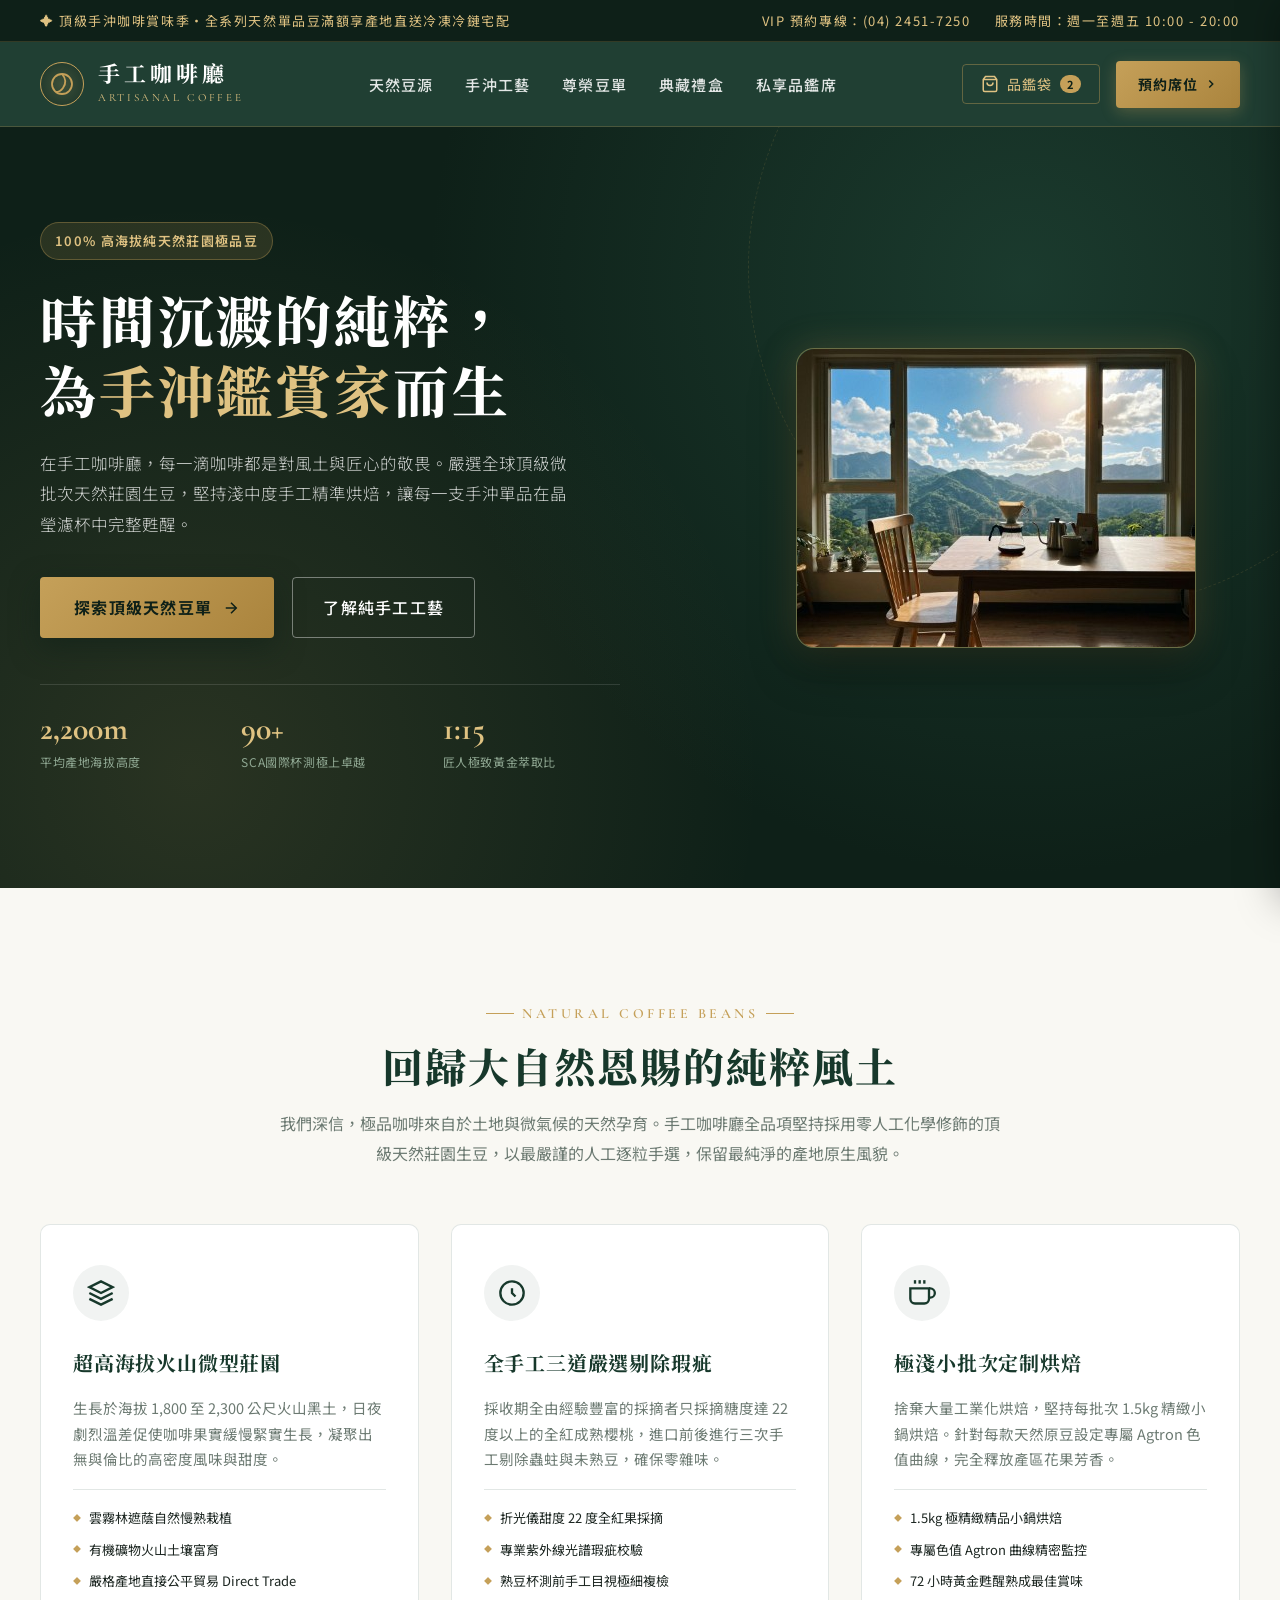
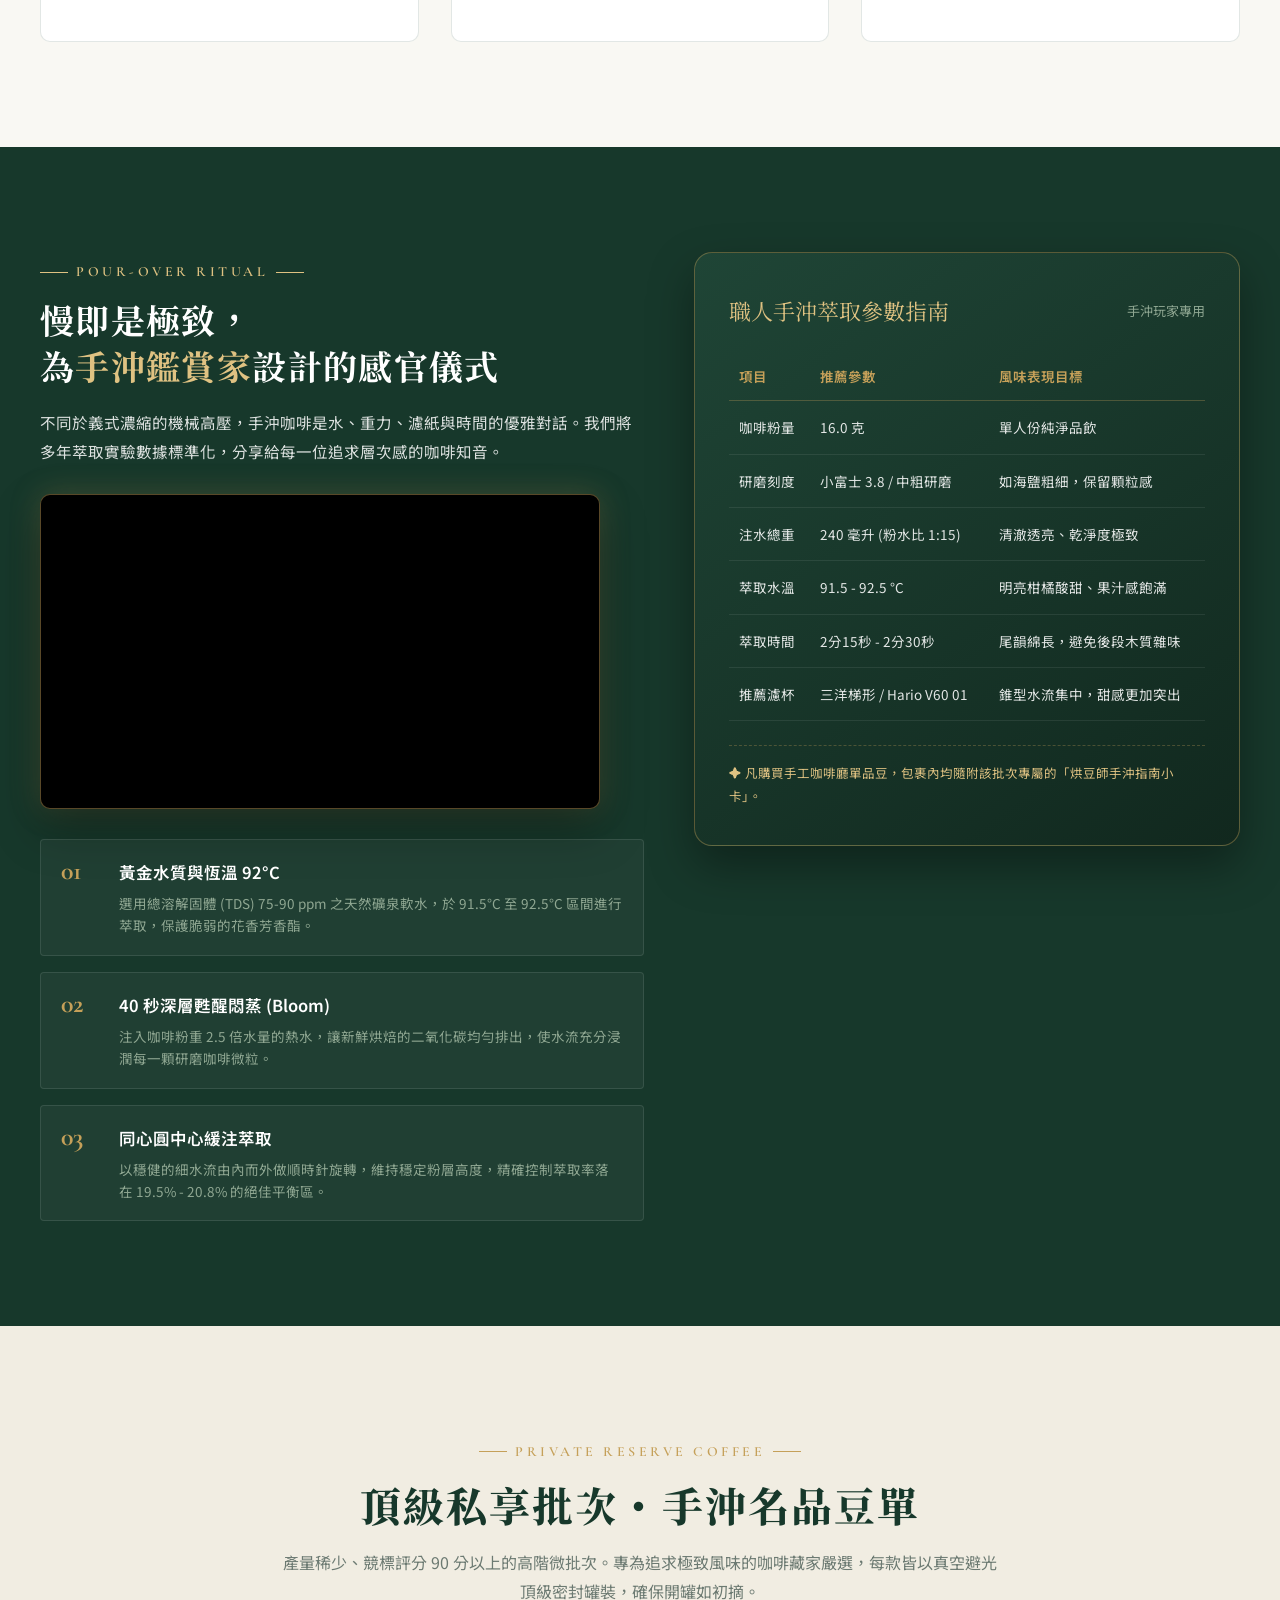
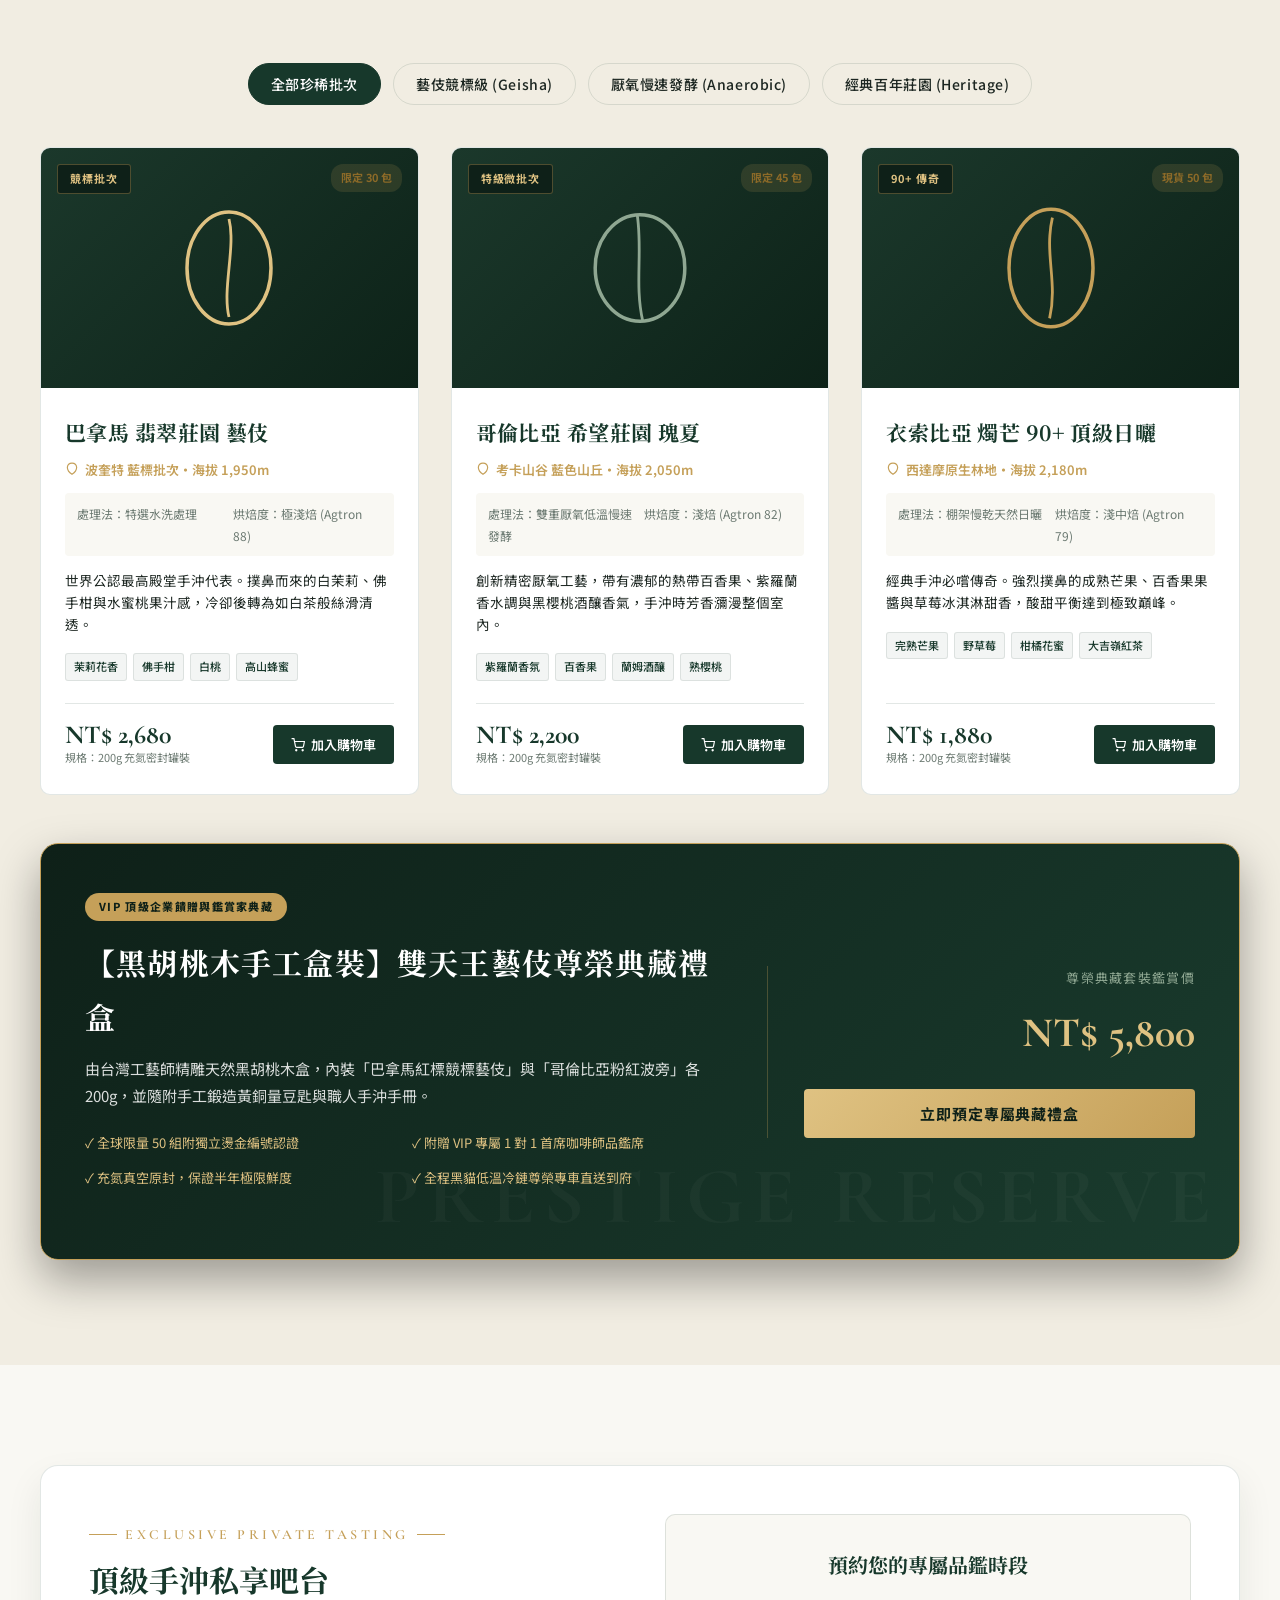
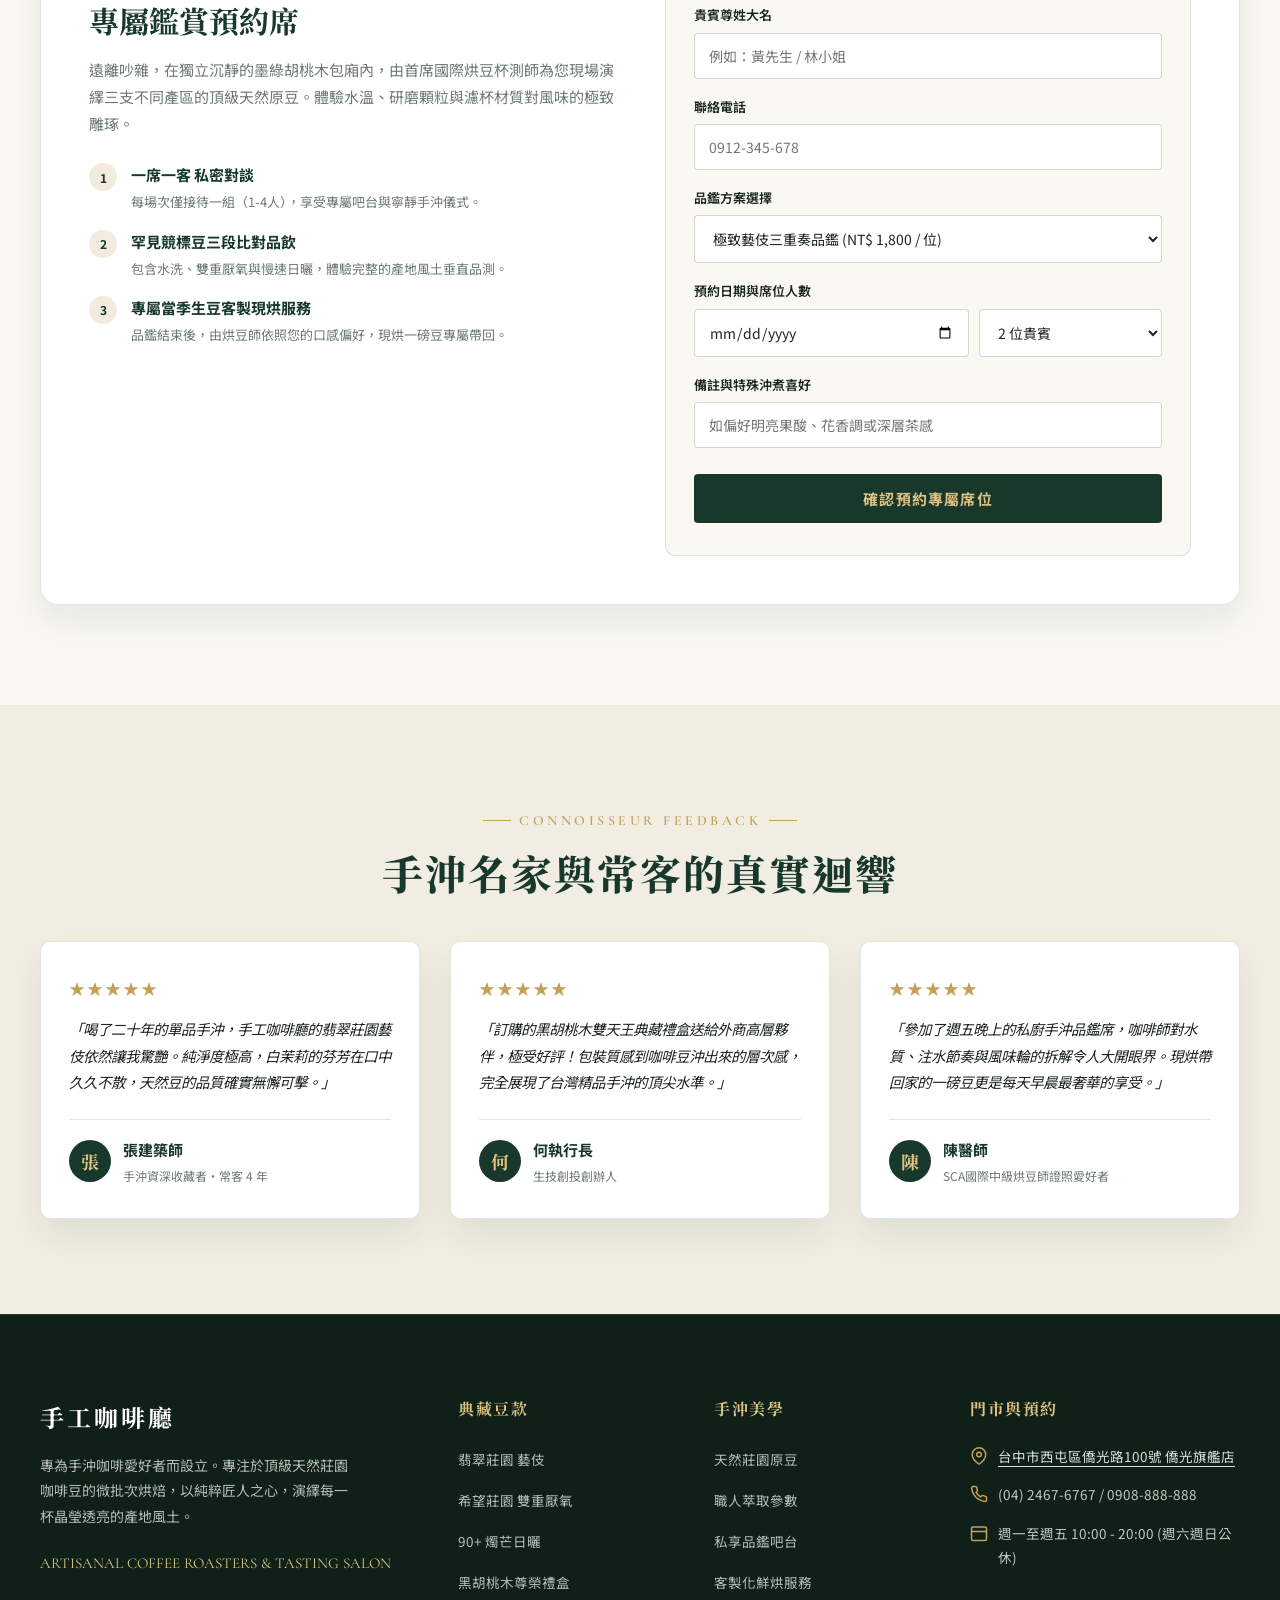
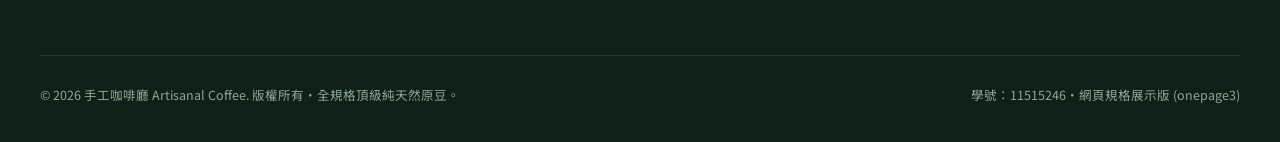
<file: onepage3/index.html>
<!DOCTYPE html>
<html lang="zh-TW">
<head>
  <meta charset="UTF-8">
  <meta name="viewport" content="width=device-width, initial-scale=1.0">
  <title>手工咖啡廳｜天然原豆・匠心手沖・頂級典藏</title>
  <meta name="description" content="手工咖啡廳專為手沖咖啡鑑賞家打造。堅持100%高海拔天然單品莊園豆，匠人手工細緻萃取，提供頂級私享批次與尊榮品鑑禮盒。">
  <link rel="preconnect" href="https://fonts.googleapis.com">
  <link rel="preconnect" href="https://fonts.gstatic.com" crossorigin>
  <link href="https://fonts.googleapis.com/css2?family=Cormorant+Garamond:ital,wght@0,500;0,600;0,700;1,400&family=Noto+Sans+TC:wght@300;400;500;600;700&family=Noto+Serif+TC:wght@400;600;700;900&display=swap" rel="stylesheet">
  <style>
    :root {
      /* 核心色彩變數系統 (Color Palette - 墨綠基調與奢華香檳金) */
      --color-moss-deep: #0e2018;      /* 最深墨綠底色 */
      --color-moss-main: #17382b;      /* 經典墨綠主色 */
      --color-moss-surface: #1f4536;   /* 墨綠色卡片/高亮面 */
      --color-moss-accent: #2e624e;    /* 墨綠延伸色 */
      --color-sage: #8fa792;           /* 鼠尾草灰綠 */
      --color-gold: #c5a059;           /* 典藏香檳金 */
      --color-gold-light: #dfc282;     /* 亮金色 */
      --color-cream-bg: #f9f8f3;       /* 天然米白紙感底色 */
      --color-cream-card: #ffffff;     /* 純白卡片底色 */
      --color-cream-soft: #f1ede2;     /* 溫潤燕麥色 */
      --color-charcoal: #1c2621;       /* 深炭墨文字 */
      --color-gray-subtle: #6c7a72;    /* 輔助灰綠文字 */
      --color-line: rgba(23, 56, 43, 0.12); /* 淺色區細框分割線 */
      --color-line-dark: rgba(197, 160, 89, 0.25); /* 深色區金屬感細線 */

      --font-serif: "Noto Serif TC", "Cormorant Garamond", serif;
      --font-sans: "Noto Sans TC", -apple-system, BlinkMacSystemFont, "Segoe UI", Roboto, sans-serif;
      --font-en: "Cormorant Garamond", Georgia, serif;

      --shadow-soft: 0 16px 36px rgba(14, 32, 24, 0.08);
      --shadow-hover: 0 24px 50px rgba(14, 32, 24, 0.16);
      --shadow-dark: 0 20px 45px rgba(0, 0, 0, 0.35);

      --radius-sm: 4px;
      --radius-md: 10px;
      --radius-lg: 18px;
      --transition: all 0.35s cubic-bezier(0.25, 1, 0.5, 1);
    }

    * {
      box-sizing: border-box;
      margin: 0;
      padding: 0;
    }

    html {
      scroll-behavior: smooth;
    }

    body {
      font-family: var(--font-sans);
      background-color: var(--color-cream-bg);
      color: var(--color-charcoal);
      line-height: 1.8;
      -webkit-font-smoothing: antialiased;
      overflow-x: hidden;
    }

    a {
      color: inherit;
      text-decoration: none;
      transition: var(--transition);
    }

    button, input, select, textarea {
      font-family: inherit;
      border: none;
      outline: none;
    }

    button {
      cursor: pointer;
    }

    .container {
      width: min(1200px, calc(100% - 48px));
      margin: 0 auto;
    }

    /* 頂部通知與服務電話列 */
    .top-bar {
      background-color: var(--color-moss-deep);
      color: var(--color-gold-light);
      padding: 9px 0;
      font-size: 13px;
      letter-spacing: 0.12em;
      border-bottom: 1px solid rgba(197, 160, 89, 0.2);
    }
    .top-bar-inner {
      display: flex;
      justify-content: space-between;
      align-items: center;
    }
    .top-bar-contact {
      display: flex;
      gap: 24px;
    }

    /* 導覽列 */
    header {
      position: sticky;
      top: 0;
      z-index: 120;
      background-color: rgba(23, 56, 43, 0.96);
      backdrop-filter: blur(14px);
      border-bottom: 1px solid rgba(197, 160, 89, 0.25);
      transition: var(--transition);
    }
    .nav-container {
      display: flex;
      align-items: center;
      justify-content: space-between;
      height: 84px;
    }
    .brand-logo {
      display: flex;
      align-items: center;
      gap: 14px;
    }
    .logo-icon {
      width: 44px;
      height: 44px;
      border-radius: 50%;
      border: 1px solid var(--color-gold);
      display: flex;
      align-items: center;
      justify-content: center;
      color: var(--color-gold);
      background: radial-gradient(circle, rgba(197,160,89,0.18) 0%, rgba(14,32,24,0.4) 100%);
    }
    .brand-text h1 {
      font-family: var(--font-serif);
      font-size: 22px;
      font-weight: 700;
      letter-spacing: 0.18em;
      color: #ffffff;
      line-height: 1.1;
    }
    .brand-text span {
      font-family: var(--font-en);
      font-size: 11px;
      letter-spacing: 0.24em;
      color: var(--color-gold-light);
      text-transform: uppercase;
      display: block;
      margin-top: 3px;
    }
    .nav-menu {
      display: flex;
      align-items: center;
      gap: 32px;
      list-style: none;
    }
    .nav-link {
      font-size: 15px;
      font-weight: 500;
      letter-spacing: 0.08em;
      color: rgba(255, 255, 255, 0.88);
      position: relative;
      padding: 6px 0;
    }
    .nav-link::after {
      content: '';
      position: absolute;
      bottom: 0;
      left: 0;
      width: 0%;
      height: 1px;
      background-color: var(--color-gold);
      transition: var(--transition);
    }
    .nav-link:hover {
      color: var(--color-gold-light);
    }
    .nav-link:hover::after {
      width: 100%;
    }
    .nav-actions {
      display: flex;
      align-items: center;
      gap: 16px;
    }
    .cart-btn {
      position: relative;
      background: transparent;
      color: var(--color-gold-light);
      border: 1px solid rgba(197, 160, 89, 0.4);
      border-radius: var(--radius-sm);
      padding: 9px 18px;
      display: flex;
      align-items: center;
      gap: 8px;
      font-size: 14px;
      letter-spacing: 0.06em;
      transition: var(--transition);
    }
    .cart-btn:hover {
      background: rgba(197, 160, 89, 0.15);
      border-color: var(--color-gold);
      color: #fff;
    }
    .cart-badge {
      background-color: var(--color-gold);
      color: var(--color-moss-deep);
      font-size: 11px;
      font-weight: 700;
      border-radius: 10px;
      padding: 1px 7px;
    }
    .btn-vip-tasting {
      background: linear-gradient(135deg, #c5a059 0%, #aa843d 100%);
      color: var(--color-moss-deep);
      font-weight: 700;
      font-size: 14px;
      letter-spacing: 0.08em;
      padding: 11px 22px;
      border-radius: var(--radius-sm);
      display: inline-flex;
      align-items: center;
      gap: 6px;
      box-shadow: 0 4px 15px rgba(197, 160, 89, 0.3);
      transition: var(--transition);
    }
    .btn-vip-tasting:hover {
      transform: translateY(-2px);
      box-shadow: 0 8px 22px rgba(197, 160, 89, 0.45);
      background: linear-gradient(135deg, #dfc282 0%, #c5a059 100%);
    }

    /* 主視覺 Hero 區域 */
    .hero {
      position: relative;
      background-color: var(--color-moss-deep);
      color: #ffffff;
      padding: 95px 0 115px;
      overflow: hidden;
      background-image: 
        radial-gradient(circle at 80% 20%, rgba(46, 98, 78, 0.4) 0%, transparent 50%),
        radial-gradient(circle at 15% 85%, rgba(197, 160, 89, 0.15) 0%, transparent 45%);
    }
    .hero::before {
      content: '';
      position: absolute;
      top: -200px;
      right: -150px;
      width: 680px;
      height: 680px;
      border-radius: 50%;
      border: 1px dashed rgba(197, 160, 89, 0.15);
      pointer-events: none;
    }
    .hero-grid {
      display: grid;
      grid-template-columns: 1.15fr 0.85fr;
      gap: 50px;
      align-items: center;
    }
    .hero-badge {
      display: inline-flex;
      align-items: center;
      gap: 8px;
      padding: 6px 14px;
      background-color: rgba(197, 160, 89, 0.15);
      border: 1px solid rgba(197, 160, 89, 0.35);
      border-radius: 20px;
      color: var(--color-gold-light);
      font-size: 13px;
      font-weight: 600;
      letter-spacing: 0.1em;
      margin-bottom: 24px;
    }
    .hero-title {
      font-family: var(--font-serif);
      font-size: clamp(38px, 4.4vw, 56px);
      line-height: 1.25;
      letter-spacing: 0.05em;
      margin-bottom: 24px;
      font-weight: 800;
    }
    .hero-title em,
    .hero-title .gold-text {
      color: var(--color-gold-light);
      font-style: normal;
      position: relative;
    }
    .hero-subtitle {
      font-size: 16.5px;
      color: rgba(255, 255, 255, 0.8);
      line-height: 1.85;
      margin-bottom: 38px;
      max-width: 540px;
      font-weight: 300;
    }
    .hero-buttons {
      display: flex;
      flex-wrap: wrap;
      gap: 18px;
      margin-bottom: 46px;
    }
    .btn-primary {
      background: linear-gradient(135deg, var(--color-gold) 0%, #aa843d 100%);
      color: var(--color-moss-deep);
      font-weight: 700;
      font-size: 16px;
      letter-spacing: 0.08em;
      padding: 15px 34px;
      border-radius: var(--radius-sm);
      display: inline-flex;
      align-items: center;
      gap: 10px;
      transition: var(--transition);
      box-shadow: 0 10px 28px rgba(14, 32, 24, 0.5);
    }
    .btn-primary:hover {
      background: linear-gradient(135deg, #dfc282 0%, var(--color-gold) 100%);
      transform: translateY(-3px);
      box-shadow: 0 14px 34px rgba(197, 160, 89, 0.35);
    }
    .btn-secondary {
      background-color: transparent;
      color: #ffffff;
      border: 1px solid rgba(255, 255, 255, 0.4);
      font-weight: 500;
      font-size: 16px;
      letter-spacing: 0.08em;
      padding: 15px 30px;
      border-radius: var(--radius-sm);
      display: inline-flex;
      align-items: center;
      gap: 10px;
      transition: var(--transition);
    }
    .btn-secondary:hover {
      border-color: var(--color-gold);
      color: var(--color-gold-light);
      background-color: rgba(197, 160, 89, 0.08);
      transform: translateY(-3px);
    }

    /* 手沖參數數據條 */
    .hero-stats {
      display: grid;
      grid-template-columns: repeat(3, 1fr);
      gap: 24px;
      border-top: 1px solid rgba(255, 255, 255, 0.12);
      padding-top: 28px;
      max-width: 580px;
    }
    .stat-item h4 {
      font-family: var(--font-en);
      font-size: 32px;
      color: var(--color-gold-light);
      font-weight: 700;
      line-height: 1;
      margin-bottom: 6px;
    }
    .stat-item p {
      font-size: 12px;
      color: var(--color-sage);
      letter-spacing: 0.05em;
    }

    /* Hero 右側圖片展示區 (onepage3 規格：400px x 300px 既有圖片) */
    .hero-showcase {
      display: flex;
      justify-content: center;
      align-items: center;
      position: relative;
    }
    .hero-image-wrap {
      position: relative;
      display: inline-block;
      width: 400px;
      height: 300px;
      border-radius: var(--radius-lg);
      overflow: hidden;
      box-shadow: var(--shadow-dark), 0 0 35px rgba(197, 160, 89, 0.25);
      border: 1px solid rgba(197, 160, 89, 0.45);
      background: var(--color-moss-surface);
    }
    .hero-image-wrap img,
    .hero-img {
      width: 400px;
      height: 300px;
      object-fit: cover;
      display: block;
      border-radius: var(--radius-lg);
      transition: transform 0.6s cubic-bezier(0.25, 1, 0.5, 1);
    }
    .hero-image-wrap:hover img {
      transform: scale(1.04);
    }

    /* 共同 Section 標題 */
    .section-header {
      text-align: center;
      max-width: 720px;
      margin: 0 auto 56px;
    }
    .section-eyebrow {
      display: inline-flex;
      align-items: center;
      gap: 8px;
      font-family: var(--font-en);
      color: var(--color-gold);
      font-size: 14px;
      font-weight: 600;
      letter-spacing: 0.25em;
      text-transform: uppercase;
      margin-bottom: 12px;
    }
    .section-eyebrow::before,
    .section-eyebrow::after {
      content: '';
      width: 28px;
      height: 1px;
      background-color: currentColor;
    }
    .section-title {
      font-family: var(--font-serif);
      font-size: clamp(28px, 3.2vw, 42px);
      color: var(--color-moss-main);
      font-weight: 800;
      letter-spacing: 0.05em;
      line-height: 1.35;
      margin-bottom: 16px;
    }
    .section-desc {
      color: var(--color-gray-subtle);
      font-size: 16px;
      line-height: 1.85;
      font-weight: 400;
    }

    /* 區塊1: 天然咖啡豆哲學 (品牌風格：天然咖啡豆) */
    .natural-beans {
      padding: 105px 0;
      background-color: var(--color-cream-bg);
      position: relative;
    }
    .beans-grid {
      display: grid;
      grid-template-columns: repeat(3, 1fr);
      gap: 32px;
    }
    .bean-pillar {
      background: var(--color-cream-card);
      border: 1px solid var(--color-line);
      border-radius: var(--radius-md);
      padding: 40px 32px;
      transition: var(--transition);
      display: flex;
      flex-direction: column;
      position: relative;
    }
    .bean-pillar:hover {
      transform: translateY(-8px);
      box-shadow: var(--shadow-hover);
      border-color: rgba(197, 160, 89, 0.4);
    }
    .pillar-icon {
      width: 56px;
      height: 56px;
      border-radius: 50%;
      background: rgba(23, 56, 43, 0.06);
      display: flex;
      align-items: center;
      justify-content: center;
      color: var(--color-moss-main);
      margin-bottom: 24px;
      transition: var(--transition);
    }
    .bean-pillar:hover .pillar-icon {
      background: var(--color-moss-main);
      color: var(--color-gold-light);
    }
    .pillar-title {
      font-family: var(--font-serif);
      font-size: 20px;
      font-weight: 700;
      color: var(--color-moss-main);
      margin-bottom: 14px;
      letter-spacing: 0.04em;
    }
    .pillar-desc {
      font-size: 14.5px;
      color: var(--color-gray-subtle);
      line-height: 1.75;
      margin-bottom: 18px;
    }
    .pillar-list {
      list-style: none;
      border-top: 1px solid var(--color-line);
      padding-top: 16px;
    }
    .pillar-list li {
      font-size: 13px;
      color: var(--color-charcoal);
      display: flex;
      align-items: center;
      gap: 8px;
      margin-bottom: 8px;
    }
    .pillar-list li::before {
      content: '◆';
      font-size: 8px;
      color: var(--color-gold);
    }

    /* 區塊2: 手沖工藝美學 (onepage3 規格：左為影片崁入 560x315 + 工藝三步驟；右為參數指南表) */
    .craftsmanship {
      padding: 105px 0;
      background-color: var(--color-moss-main);
      color: #ffffff;
      position: relative;
    }
    .craft-layout {
      display: grid;
      grid-template-columns: 1.05fr 0.95fr;
      gap: 50px;
      align-items: flex-start;
    }
    .craft-left h3 {
      font-family: var(--font-serif);
      font-size: 34px;
      line-height: 1.35;
      margin-bottom: 20px;
      letter-spacing: 0.04em;
    }
    .craft-left h3 em {
      color: var(--color-gold-light);
      font-style: normal;
    }
    .craft-left p.craft-intro {
      color: rgba(255, 255, 255, 0.85);
      font-size: 15.5px;
      line-height: 1.85;
      margin-bottom: 28px;
    }

    /* 左側影片崁入外框 (onepage3 規格：寬度 560px、高度 315px、YouTube 編號 hMOYa4EBntI) */
    .craft-video-wrap {
      width: 100%;
      max-width: 560px;
      margin-bottom: 30px;
      border-radius: var(--radius-md);
      overflow: hidden;
      box-shadow: var(--shadow-dark), 0 0 30px rgba(197, 160, 89, 0.25);
      border: 1px solid rgba(197, 160, 89, 0.45);
      background-color: #000;
      aspect-ratio: 560 / 315;
    }
    .craft-video-wrap iframe {
      width: 100%;
      height: 100%;
      display: block;
      border: 0;
    }

    .craft-steps {
      display: flex;
      flex-direction: column;
      gap: 16px;
    }
    .step-item {
      display: flex;
      gap: 18px;
      background: rgba(255, 255, 255, 0.04);
      border: 1px solid rgba(255, 255, 255, 0.1);
      padding: 18px 20px;
      border-radius: var(--radius-sm);
      transition: var(--transition);
    }
    .step-item:hover {
      background: rgba(255, 255, 255, 0.09);
      border-color: var(--color-gold);
    }
    .step-num {
      font-family: var(--font-en);
      font-size: 26px;
      font-weight: 700;
      color: var(--color-gold);
      min-width: 40px;
      line-height: 1;
    }
    .step-content h4 {
      font-size: 16.5px;
      font-weight: 600;
      margin-bottom: 6px;
      color: #ffffff;
    }
    .step-content p {
      font-size: 13.5px;
      color: var(--color-sage);
      margin-bottom: 0;
      line-height: 1.6;
    }

    /* 右側職人手沖萃取參數指南卡片 */
    .craft-guide-card {
      background: linear-gradient(145deg, #1f4536 0%, #11281e 100%);
      border: 1px solid rgba(197, 160, 89, 0.4);
      border-radius: var(--radius-lg);
      padding: 38px 34px;
      box-shadow: var(--shadow-dark);
      position: sticky;
      top: 105px;
    }
    .guide-title {
      font-family: var(--font-serif);
      font-size: 22px;
      color: var(--color-gold-light);
      margin-bottom: 22px;
      display: flex;
      align-items: center;
      justify-content: space-between;
    }
    .guide-table {
      width: 100%;
      border-collapse: collapse;
      font-size: 13.5px;
    }
    .guide-table th {
      text-align: left;
      padding: 12px 10px;
      border-bottom: 1px solid rgba(197, 160, 89, 0.3);
      color: var(--color-gold);
      font-weight: 600;
    }
    .guide-table td {
      padding: 14px 10px;
      border-bottom: 1px solid rgba(255, 255, 255, 0.08);
      color: rgba(255, 255, 255, 0.88);
    }
    .guide-table tr:hover td {
      background-color: rgba(255, 255, 255, 0.03);
    }

    /* 區塊3: 頂級私享典藏豆單 (功能：吸引高消費客戶購買咖啡) */
    .reserve-collection {
      padding: 105px 0;
      background-color: var(--color-cream-soft);
      position: relative;
    }
    .filter-tabs {
      display: flex;
      justify-content: center;
      gap: 12px;
      margin-bottom: 42px;
      flex-wrap: wrap;
    }
    .tab-btn {
      padding: 10px 22px;
      background: transparent;
      border: 1px solid var(--color-line);
      border-radius: 30px;
      color: var(--color-charcoal);
      font-size: 14px;
      font-weight: 500;
      letter-spacing: 0.04em;
      transition: var(--transition);
    }
    .tab-btn.active, .tab-btn:hover {
      background-color: var(--color-moss-main);
      color: #ffffff;
      border-color: var(--color-moss-main);
    }
    .coffee-grid {
      display: grid;
      grid-template-columns: repeat(3, 1fr);
      gap: 32px;
      margin-bottom: 48px;
    }
    .product-card {
      background: var(--color-cream-card);
      border: 1px solid var(--color-line);
      border-radius: var(--radius-md);
      overflow: hidden;
      display: flex;
      flex-direction: column;
      transition: var(--transition);
      position: relative;
    }
    .product-card:hover {
      transform: translateY(-8px);
      box-shadow: var(--shadow-hover);
      border-color: var(--color-gold);
    }
    .product-badge {
      position: absolute;
      top: 16px;
      left: 16px;
      z-index: 2;
      background: var(--color-moss-deep);
      color: var(--color-gold-light);
      font-size: 11px;
      font-weight: 700;
      letter-spacing: 0.08em;
      padding: 4px 12px;
      border-radius: 3px;
      border: 1px solid rgba(197, 160, 89, 0.35);
    }
    .product-rarity {
      position: absolute;
      top: 16px;
      right: 16px;
      z-index: 2;
      background: rgba(197, 160, 89, 0.15);
      color: #8c6a28;
      font-size: 11px;
      font-weight: 700;
      padding: 4px 10px;
      border-radius: 12px;
    }
    .product-img-box {
      height: 240px;
      background: linear-gradient(135deg, #1b382b 0%, #0d2218 100%);
      display: flex;
      align-items: center;
      justify-content: center;
      position: relative;
      overflow: hidden;
    }
    .product-img-box svg {
      width: 140px;
      height: 140px;
      transition: var(--transition);
    }
    .product-card:hover .product-img-box svg {
      transform: scale(1.08) rotate(-3deg);
    }
    .product-body {
      padding: 26px 24px;
      display: flex;
      flex-direction: column;
      flex-grow: 1;
    }
    .product-title {
      font-family: var(--font-serif);
      font-size: 21px;
      font-weight: 700;
      color: var(--color-moss-main);
      margin-bottom: 6px;
      letter-spacing: 0.02em;
    }
    .product-origin {
      font-size: 13px;
      color: var(--color-gold);
      font-weight: 600;
      margin-bottom: 12px;
      display: flex;
      align-items: center;
      gap: 6px;
    }
    .product-meta {
      display: grid;
      grid-template-columns: 1fr 1fr;
      gap: 8px;
      font-size: 12px;
      color: var(--color-gray-subtle);
      background: var(--color-cream-bg);
      padding: 10px 12px;
      border-radius: var(--radius-sm);
      margin-bottom: 14px;
    }
    .product-desc {
      font-size: 13.5px;
      color: var(--color-charcoal);
      line-height: 1.6;
      margin-bottom: 18px;
    }
    .product-cupping {
      display: flex;
      flex-wrap: wrap;
      gap: 6px;
      margin-bottom: 22px;
    }
    .cupping-tag {
      background: rgba(23, 56, 43, 0.05);
      border: 1px solid rgba(23, 56, 43, 0.1);
      color: var(--color-moss-main);
      font-size: 11px;
      font-weight: 500;
      padding: 3px 8px;
      border-radius: 3px;
    }
    .product-footer {
      margin-top: auto;
      padding-top: 18px;
      border-top: 1px solid var(--color-line);
      display: flex;
      justify-content: space-between;
      align-items: center;
    }
    .product-price-box .price {
      font-family: var(--font-en);
      font-size: 26px;
      font-weight: 700;
      color: var(--color-moss-main);
      line-height: 1;
    }
    .product-price-box .unit {
      font-size: 11px;
      color: var(--color-gray-subtle);
    }
    .btn-buy {
      background-color: var(--color-moss-main);
      color: #ffffff;
      font-size: 13px;
      font-weight: 600;
      padding: 10px 18px;
      border-radius: var(--radius-sm);
      transition: var(--transition);
      display: inline-flex;
      align-items: center;
      gap: 6px;
    }
    .btn-buy:hover {
      background-color: var(--color-gold);
      color: var(--color-moss-deep);
    }

    /* 頂級尊榮典藏禮盒特區 (高客單價 Banner NT$ 5,800) */
    .luxury-banner {
      background: linear-gradient(135deg, #0e2018 0%, #1a3c2e 100%);
      border: 1px solid var(--color-gold);
      border-radius: var(--radius-lg);
      padding: 46px 44px;
      color: #ffffff;
      display: grid;
      grid-template-columns: 1.2fr 0.8fr;
      gap: 40px;
      align-items: center;
      box-shadow: var(--shadow-dark);
      position: relative;
      overflow: hidden;
    }
    .luxury-banner::before {
      content: 'PRESTIGE RESERVE';
      position: absolute;
      right: 20px;
      bottom: -10px;
      font-family: var(--font-en);
      font-size: 80px;
      color: rgba(255, 255, 255, 0.03);
      font-weight: 900;
      pointer-events: none;
      letter-spacing: 0.1em;
    }
    .luxury-tag {
      background: var(--color-gold);
      color: var(--color-moss-deep);
      font-weight: 800;
      font-size: 11px;
      letter-spacing: 0.12em;
      padding: 4px 14px;
      border-radius: 20px;
      display: inline-block;
      margin-bottom: 14px;
    }
    .luxury-title {
      font-family: var(--font-serif);
      font-size: 30px;
      font-weight: 700;
      margin-bottom: 12px;
      letter-spacing: 0.04em;
    }
    .luxury-desc {
      color: rgba(255, 255, 255, 0.85);
      font-size: 15px;
      line-height: 1.8;
      margin-bottom: 22px;
    }
    .luxury-features {
      display: grid;
      grid-template-columns: 1fr 1fr;
      gap: 12px;
      margin-bottom: 24px;
      font-size: 13px;
      color: var(--color-gold-light);
    }
    .luxury-price-side {
      text-align: right;
      border-left: 1px solid rgba(197, 160, 89, 0.3);
      padding-left: 36px;
    }
    .luxury-price-label {
      font-size: 13px;
      color: var(--color-sage);
      letter-spacing: 0.1em;
      margin-bottom: 6px;
    }
    .luxury-price {
      font-family: var(--font-en);
      font-size: 42px;
      color: var(--color-gold-light);
      font-weight: 700;
      margin-bottom: 18px;
    }
    .luxury-action-btn {
      width: 100%;
      background: linear-gradient(135deg, #dfc282 0%, #c5a059 100%);
      color: var(--color-moss-deep);
      font-weight: 700;
      font-size: 15px;
      letter-spacing: 0.06em;
      padding: 14px 20px;
      border-radius: var(--radius-sm);
      transition: var(--transition);
      display: inline-block;
      text-align: center;
    }
    .luxury-action-btn:hover {
      background: #ffffff;
      transform: translateY(-2px);
      box-shadow: 0 8px 24px rgba(255, 255, 255, 0.2);
    }

    /* 區塊4: 私廚手沖品鑑預約席 (VIP Experience) */
    .vip-experience {
      padding: 100px 0;
      background-color: var(--color-cream-bg);
    }
    .vip-grid {
      display: grid;
      grid-template-columns: 1fr 1fr;
      gap: 50px;
      background: #ffffff;
      border: 1px solid var(--color-line);
      border-radius: var(--radius-lg);
      padding: 48px;
      box-shadow: var(--shadow-soft);
    }
    .vip-left h3 {
      font-family: var(--font-serif);
      font-size: 30px;
      color: var(--color-moss-main);
      margin-bottom: 16px;
      line-height: 1.35;
    }
    .vip-left p {
      color: var(--color-gray-subtle);
      font-size: 15px;
      line-height: 1.8;
      margin-bottom: 24px;
    }
    .vip-perks {
      list-style: none;
      display: flex;
      flex-direction: column;
      gap: 14px;
    }
    .vip-perk-item {
      display: flex;
      align-items: flex-start;
      gap: 14px;
    }
    .vip-perk-icon {
      width: 28px;
      height: 28px;
      border-radius: 50%;
      background-color: rgba(197, 160, 89, 0.2);
      color: var(--color-moss-main);
      display: flex;
      align-items: center;
      justify-content: center;
      font-size: 12px;
      font-weight: 700;
      flex-shrink: 0;
      margin-top: 2px;
    }
    .vip-perk-text h5 {
      font-size: 15px;
      color: var(--color-moss-main);
      margin-bottom: 2px;
    }
    .vip-perk-text p {
      font-size: 13px;
      margin-bottom: 0;
      color: var(--color-gray-subtle);
    }
    .booking-form {
      background: var(--color-cream-bg);
      border: 1px solid var(--color-line);
      border-radius: var(--radius-md);
      padding: 32px 28px;
    }
    .booking-form h4 {
      font-family: var(--font-serif);
      font-size: 20px;
      color: var(--color-moss-main);
      margin-bottom: 20px;
      text-align: center;
    }
    .form-group {
      margin-bottom: 16px;
    }
    .form-label {
      display: block;
      font-size: 13px;
      font-weight: 600;
      color: var(--color-charcoal);
      margin-bottom: 6px;
    }
    .form-input, .form-select {
      width: 100%;
      padding: 12px 14px;
      border: 1px solid rgba(23, 56, 43, 0.2);
      background-color: #ffffff;
      border-radius: var(--radius-sm);
      font-size: 14px;
      color: var(--color-charcoal);
    }
    .form-input:focus, .form-select:focus {
      border-color: var(--color-gold);
    }
    .btn-submit-booking {
      width: 100%;
      background: var(--color-moss-main);
      color: var(--color-gold-light);
      font-weight: 700;
      font-size: 15px;
      letter-spacing: 0.08em;
      padding: 14px;
      border-radius: var(--radius-sm);
      transition: var(--transition);
      margin-top: 10px;
    }
    .btn-submit-booking:hover {
      background: var(--color-moss-deep);
      color: #ffffff;
    }

    /* 鑑賞家評價 */
    .reviews {
      padding: 95px 0;
      background-color: var(--color-cream-soft);
    }
    .reviews-grid {
      display: grid;
      grid-template-columns: repeat(3, 1fr);
      gap: 30px;
    }
    .review-card {
      background: #ffffff;
      border: 1px solid var(--color-line);
      border-radius: var(--radius-md);
      padding: 32px 28px;
      display: flex;
      flex-direction: column;
      box-shadow: var(--shadow-soft);
    }
    .review-stars {
      color: var(--color-gold);
      font-size: 16px;
      margin-bottom: 14px;
      letter-spacing: 2px;
    }
    .review-text {
      font-size: 14.5px;
      line-height: 1.8;
      color: var(--color-charcoal);
      margin-bottom: 24px;
      flex-grow: 1;
      font-style: italic;
    }
    .review-author {
      display: flex;
      align-items: center;
      gap: 12px;
      border-top: 1px solid var(--color-line);
      padding-top: 16px;
    }
    .author-avatar {
      width: 42px;
      height: 42px;
      border-radius: 50%;
      background: var(--color-moss-main);
      color: var(--color-gold-light);
      display: flex;
      align-items: center;
      justify-content: center;
      font-family: var(--font-serif);
      font-weight: 700;
      font-size: 18px;
    }
    .author-info h5 {
      font-size: 15px;
      color: var(--color-moss-main);
      margin-bottom: 2px;
    }
    .author-info p {
      font-size: 12px;
      color: var(--color-gray-subtle);
    }

    /* 頁尾 Footer */
    footer {
      background-color: var(--color-moss-deep);
      color: rgba(255, 255, 255, 0.8);
      padding: 80px 0 35px;
      border-top: 1px solid rgba(197, 160, 89, 0.2);
    }
    .footer-grid {
      display: grid;
      grid-template-columns: 1.4fr 0.8fr 0.8fr 1fr;
      gap: 40px;
      margin-bottom: 60px;
    }
    .footer-about h3 {
      font-family: var(--font-serif);
      font-size: 24px;
      color: #ffffff;
      margin-bottom: 14px;
      letter-spacing: 0.12em;
    }
    .footer-about p {
      font-size: 14px;
      line-height: 1.85;
      color: rgba(255, 255, 255, 0.7);
      margin-bottom: 20px;
      max-width: 320px;
    }
    .footer-col h4 {
      font-family: var(--font-serif);
      font-size: 16px;
      color: var(--color-gold-light);
      letter-spacing: 0.1em;
      margin-bottom: 20px;
    }
    .footer-links {
      list-style: none;
      display: flex;
      flex-direction: column;
      gap: 12px;
    }
    .footer-links a {
      font-size: 13.5px;
      color: rgba(255, 255, 255, 0.7);
    }
    .footer-links a:hover {
      color: var(--color-gold-light);
      padding-left: 4px;
    }
    .footer-contact-item {
      display: flex;
      align-items: flex-start;
      gap: 10px;
      margin-bottom: 14px;
      font-size: 13.5px;
      color: rgba(255, 255, 255, 0.75);
    }
    .footer-map-link {
      color: rgba(255, 255, 255, 0.85);
      text-decoration: underline;
      text-underline-offset: 4px;
      transition: var(--transition);
      cursor: pointer;
    }
    .footer-map-link:hover {
      color: var(--color-gold-light);
      text-decoration: underline;
    }
    .footer-contact-item svg {
      color: var(--color-gold);
      flex-shrink: 0;
      margin-top: 3px;
    }
    .footer-bottom {
      border-top: 1px solid rgba(255, 255, 255, 0.1);
      padding-top: 28px;
      display: flex;
      justify-content: space-between;
      align-items: center;
      font-size: 12.5px;
      color: var(--color-sage);
    }

    /* 購物車抽屜側欄 (Drawer) */
    .cart-drawer-backdrop {
      position: fixed;
      inset: 0;
      background: rgba(0, 0, 0, 0.65);
      z-index: 998;
      opacity: 0;
      visibility: hidden;
      transition: var(--transition);
      backdrop-filter: blur(4px);
    }
    .cart-drawer-backdrop.active {
      opacity: 1;
      visibility: visible;
    }
    .cart-drawer {
      position: fixed;
      top: 0;
      right: -450px;
      width: min(440px, 100%);
      height: 100%;
      background: var(--color-cream-card);
      z-index: 999;
      box-shadow: -10px 0 40px rgba(0, 0, 0, 0.35);
      display: flex;
      flex-direction: column;
      transition: right 0.4s cubic-bezier(0.25, 1, 0.5, 1);
    }
    .cart-drawer.active {
      right: 0;
    }
    .drawer-header {
      padding: 24px 28px;
      background: var(--color-moss-main);
      color: #ffffff;
      display: flex;
      justify-content: space-between;
      align-items: center;
      border-bottom: 1px solid rgba(197, 160, 89, 0.3);
    }
    .drawer-header h3 {
      font-family: var(--font-serif);
      font-size: 20px;
      letter-spacing: 0.08em;
      color: var(--color-gold-light);
    }
    .drawer-close {
      background: transparent;
      color: #ffffff;
      font-size: 24px;
      line-height: 1;
      opacity: 0.8;
      transition: var(--transition);
    }
    .drawer-close:hover {
      opacity: 1;
      transform: rotate(90deg);
    }
    .drawer-body {
      padding: 24px 28px;
      overflow-y: auto;
      flex-grow: 1;
    }
    .cart-item {
      display: flex;
      justify-content: space-between;
      align-items: center;
      padding: 16px 0;
      border-bottom: 1px solid var(--color-line);
    }
    .cart-item-info h5 {
      font-size: 15px;
      color: var(--color-moss-main);
      font-weight: 600;
      margin-bottom: 4px;
    }
    .cart-item-info p {
      font-size: 13px;
      color: var(--color-gray-subtle);
    }
    .cart-item-qty {
      display: flex;
      align-items: center;
      gap: 10px;
      margin-top: 6px;
    }
    .qty-btn {
      width: 24px;
      height: 24px;
      background: var(--color-cream-soft);
      border-radius: 3px;
      display: flex;
      align-items: center;
      justify-content: center;
      font-weight: 700;
      color: var(--color-charcoal);
    }
    .cart-item-price {
      font-family: var(--font-en);
      font-size: 18px;
      font-weight: 700;
      color: var(--color-moss-main);
    }
    .drawer-footer {
      padding: 24px 28px;
      background: var(--color-cream-bg);
      border-top: 1px solid var(--color-line);
    }
    .drawer-total {
      display: flex;
      justify-content: space-between;
      align-items: center;
      margin-bottom: 18px;
      font-size: 16px;
      font-weight: 600;
      color: var(--color-charcoal);
    }
    .drawer-total-amount {
      font-family: var(--font-en);
      font-size: 28px;
      font-weight: 700;
      color: var(--color-moss-main);
    }
    .btn-checkout {
      width: 100%;
      background: linear-gradient(135deg, var(--color-moss-main) 0%, #0d2218 100%);
      color: var(--color-gold-light);
      font-weight: 700;
      font-size: 16px;
      letter-spacing: 0.08em;
      padding: 16px;
      border-radius: var(--radius-sm);
      display: flex;
      align-items: center;
      justify-content: center;
      gap: 8px;
      border: 1px solid rgba(197, 160, 89, 0.4);
      transition: var(--transition);
    }
    .btn-checkout:hover {
      background: var(--color-gold);
      color: var(--color-moss-deep);
      border-color: var(--color-gold);
    }

    /* 彈跳通知 Toast */
    .toast {
      position: fixed;
      bottom: 30px;
      right: 30px;
      background: var(--color-moss-deep);
      color: #ffffff;
      border: 1px solid var(--color-gold);
      padding: 16px 24px;
      border-radius: var(--radius-sm);
      box-shadow: var(--shadow-dark);
      z-index: 1000;
      display: flex;
      align-items: center;
      gap: 12px;
      transform: translateY(100px);
      opacity: 0;
      visibility: hidden;
      transition: var(--transition);
    }
    .toast.show {
      transform: translateY(0);
      opacity: 1;
      visibility: visible;
    }
    .toast-icon {
      color: var(--color-gold);
      font-size: 20px;
    }

    /* 響應式佈局設定 (Mobile / Tablet) */
    @media (max-width: 992px) {
      .hero-grid {
        grid-template-columns: 1fr;
        gap: 40px;
      }
      .hero-showcase {
        max-width: 520px;
        margin: 0 auto;
      }
      .beans-grid, .coffee-grid, .reviews-grid {
        grid-template-columns: 1fr 1fr;
      }
      .craft-layout, .luxury-banner, .vip-grid {
        grid-template-columns: 1fr;
        gap: 40px;
      }
      .craft-guide-card {
        position: static;
      }
      .luxury-price-side {
        text-align: left;
        border-left: none;
        border-top: 1px solid rgba(197, 160, 89, 0.3);
        padding-left: 0;
        padding-top: 24px;
      }
      .footer-grid {
        grid-template-columns: 1fr 1fr;
      }
    }

    @media (max-width: 768px) {
      .top-bar {
        display: none;
      }
      .nav-menu {
        display: none;
      }
      .beans-grid, .coffee-grid, .reviews-grid {
        grid-template-columns: 1fr;
      }
      .footer-grid {
        grid-template-columns: 1fr;
      }
      .vip-grid {
        padding: 24px;
      }
      .luxury-banner {
        padding: 30px 24px;
      }
      .luxury-features {
        grid-template-columns: 1fr;
      }
      .hero-stats {
        grid-template-columns: repeat(3, 1fr);
        gap: 12px;
      }
      .stat-item h4 {
        font-size: 24px;
      }
      .hero-image-wrap {
        max-width: 100%;
        height: auto;
        aspect-ratio: 4 / 3;
      }
      .hero-image-wrap img,
      .hero-img {
        max-width: 100%;
        height: auto;
        aspect-ratio: 4 / 3;
      }
      .craft-video-wrap {
        max-width: 100%;
      }
      .footer-bottom {
        flex-direction: column;
        gap: 12px;
        text-align: center;
      }
    }
  </style>
</head>
<body>

  <!-- 頂部通知與服務電話 -->
  <div class="top-bar">
    <div class="container top-bar-inner">
      <div>✦ 頂級手沖咖啡賞味季・全系列天然單品豆滿額享產地直送冷凍冷鏈宅配</div>
      <div class="top-bar-contact">
        <span>VIP 預約專線：(04) 2451-7250</span>
        <span>服務時間：週一至週五 10:00 - 20:00</span>
      </div>
    </div>
  </div>

  <!-- 導覽列 (z-index: 120, blur(14px)) -->
  <header>
    <div class="container nav-container">
      <a href="#" class="brand-logo">
        <div class="logo-icon">
          <!-- 圓形金線純天然咖啡豆幾何圖騰 SVG -->
          <svg width="24" height="24" viewBox="0 0 24 24" fill="none" stroke="currentColor" stroke-width="1.8">
            <path d="M12 2C6.48 2 2 6.48 2 12s4.48 10 10 10 10-4.48 10-10S17.52 2 12 2z"/>
            <path d="M12 2c3.5 4 4.5 9 1 14-2.5 3.5-5 4-7 4"/>
          </svg>
        </div>
        <div class="brand-text">
          <h1>手工咖啡廳</h1>
          <span>Artisanal Coffee</span>
        </div>
      </a>

      <ul class="nav-menu">
        <li><a href="#about" class="nav-link">天然豆源</a></li>
        <li><a href="#craft" class="nav-link">手沖工藝</a></li>
        <li><a href="#collection" class="nav-link">尊榮豆單</a></li>
        <li><a href="#luxury" class="nav-link">典藏禮盒</a></li>
        <li><a href="#vip" class="nav-link">私享品鑑席</a></li>
      </ul>

      <div class="nav-actions">
        <button class="cart-btn" id="openCartBtn">
          <svg width="18" height="18" viewBox="0 0 24 24" fill="none" stroke="currentColor" stroke-width="2">
            <path d="M6 2L3 6v14a2 2 0 0 0 2 2h14a2 2 0 0 0 2-2V6l-3-4z"/>
            <line x1="3" y1="6" x2="21" y2="6"/>
            <path d="M16 10a4 4 0 0 1-8 0"/>
          </svg>
          品鑑袋
          <span class="cart-badge" id="cartCount">2</span>
        </button>
        <a href="#vip" class="btn-vip-tasting">
          <span>預約席位</span>
          <svg width="14" height="14" viewBox="0 0 24 24" fill="none" stroke="currentColor" stroke-width="2.5">
            <polyline points="9 18 15 12 9 6"/>
          </svg>
        </a>
      </div>
    </div>
  </header>

  <!-- 主視覺 Hero -->
  <section class="hero">
    <div class="container hero-grid">
      <div class="hero-content">
        <div class="hero-badge">
          <span>100% 高海拔純天然莊園極品豆</span>
        </div>
        <h2 class="hero-title">
          時間沉澱的純粹，<br>
          為<span class="gold-text">手沖鑑賞家</span>而生
        </h2>
        <p class="hero-subtitle">
          在手工咖啡廳，每一滴咖啡都是對風土與匠心的敬畏。嚴選全球頂級微批次天然莊園生豆，堅持淺中度手工精準烘焙，讓每一支手沖單品在晶瑩濾杯中完整甦醒。
        </p>
        <div class="hero-buttons">
          <a href="#collection" class="btn-primary">
            <span>探索頂級天然豆單</span>
            <svg width="18" height="18" viewBox="0 0 24 24" fill="none" stroke="currentColor" stroke-width="2">
              <line x1="5" y1="12" x2="19" y2="12"></line>
              <polyline points="12 5 19 12 12 19"></polyline>
            </svg>
          </a>
          <a href="#craft" class="btn-secondary">
            <span>了解純手工工藝</span>
          </a>
        </div>
        <div class="hero-stats">
          <div class="stat-item">
            <h4>2,200m</h4>
            <p>平均產地海拔高度</p>
          </div>
          <div class="stat-item">
            <h4>90+</h4>
            <p>SCA國際杯測極上卓越</p>
          </div>
          <div class="stat-item">
            <h4>1:15</h4>
            <p>匠人極致黃金萃取比</p>
          </div>
        </div>
      </div>

      <!-- 右欄圖片 (依據 onepage3 規格：不使用 CSS 插畫，使用既有圖片 images/hero.jpg 400x300) -->
      <div class="hero-showcase">
        <div class="hero-image-wrap">
          <img src="images/hero.jpg" alt="手工咖啡廳 手沖意境" width="400" height="300" class="hero-img">
        </div>
      </div>
    </div>
  </section>

  <!-- 區塊1: 天然咖啡豆哲學 (品牌風格：天然咖啡豆) -->
  <section class="natural-beans" id="about">
    <div class="container">
      <div class="section-header">
        <span class="section-eyebrow">NATURAL COFFEE BEANS</span>
        <h2 class="section-title">回歸大自然恩賜的純粹風土</h2>
        <p class="section-desc">
          我們深信，極品咖啡來自於土地與微氣候的天然孕育。手工咖啡廳全品項堅持採用零人工化學修飾的頂級天然莊園生豆，以最嚴謹的人工逐粒手選，保留最純淨的產地原生風貌。
        </p>
      </div>

      <div class="beans-grid">
        <div class="bean-pillar">
          <div class="pillar-icon">
            <svg width="28" height="28" viewBox="0 0 24 24" fill="none" stroke="currentColor" stroke-width="2">
              <path d="M12 2L2 7l10 5 10-5-10-5zM2 17l10 5 10-5M2 12l10 5 10-5"/>
            </svg>
          </div>
          <h3 class="pillar-title">超高海拔火山微型莊園</h3>
          <p class="pillar-desc">
            生長於海拔 1,800 至 2,300 公尺火山黑土，日夜劇烈溫差促使咖啡果實緩慢緊實生長，凝聚出無與倫比的高密度風味與甜度。
          </p>
          <ul class="pillar-list">
            <li>雲霧林遮蔭自然慢熟栽植</li>
            <li>有機礦物火山土壤富育</li>
            <li>嚴格產地直接公平貿易 Direct Trade</li>
          </ul>
        </div>

        <div class="bean-pillar">
          <div class="pillar-icon">
            <svg width="28" height="28" viewBox="0 0 24 24" fill="none" stroke="currentColor" stroke-width="2">
              <circle cx="12" cy="12" r="10"/>
              <path d="M12 8v4l3 3"/>
            </svg>
          </div>
          <h3 class="pillar-title">全手工三道嚴選剔除瑕疵</h3>
          <p class="pillar-desc">
            採收期全由經驗豐富的採摘者只採摘糖度達 22 度以上的全紅成熟櫻桃，進口前後進行三次手工剔除蟲蛀與未熟豆，確保零雜味。
          </p>
          <ul class="pillar-list">
            <li>折光儀甜度 22 度全紅果採摘</li>
            <li>專業紫外線光譜瑕疵校驗</li>
            <li>熟豆杯測前手工目視極細複檢</li>
          </ul>
        </div>

        <div class="bean-pillar">
          <div class="pillar-icon">
            <svg width="28" height="28" viewBox="0 0 24 24" fill="none" stroke="currentColor" stroke-width="2">
              <path d="M18 8h1a4 4 0 0 1 0 8h-1"/>
              <path d="M2 8h16v9a4 4 0 0 1-4 4H6a4 4 0 0 1-4-4V8z"/>
              <line x1="6" y1="1" x2="6" y2="4"/>
              <line x1="10" y1="1" x2="10" y2="4"/>
              <line x1="14" y1="1" x2="14" y2="4"/>
            </svg>
          </div>
          <h3 class="pillar-title">極淺小批次定制烘焙</h3>
          <p class="pillar-desc">
            捨棄大量工業化烘焙，堅持每批次 1.5kg 精緻小鍋烘焙。針對每款天然原豆設定專屬 Agtron 色值曲線，完全釋放產區花果芳香。
          </p>
          <ul class="pillar-list">
            <li>1.5kg 極精緻精品小鍋烘焙</li>
            <li>專屬色值 Agtron 曲線精密監控</li>
            <li>72 小時黃金甦醒熟成最佳賞味</li>
          </ul>
        </div>
      </div>
    </div>
  </section>

  <!-- 區塊2: 手沖工藝美學 (onepage3 規格：左為影片崁入 560x315 + 工藝三步驟；右為參數指南表格) -->
  <section class="craftsmanship" id="craft">
    <div class="container craft-layout">
      <!-- 左側影片崁入與工藝三步驟 -->
      <div class="craft-left">
        <span class="section-eyebrow" style="color: var(--color-gold-light);">POUR-OVER RITUAL</span>
        <h3>慢即是極致，<br>為<em>手沖鑑賞家</em>設計的感官儀式</h3>
        <p class="craft-intro">
          不同於義式濃縮的機械高壓，手沖咖啡是水、重力、濾紙與時間的優雅對話。我們將多年萃取實驗數據標準化，分享給每一位追求層次感的咖啡知音。
        </p>

        <!-- 左為影片崁入 (依據 onepage3 規格：YouTube 影片 560px x 315px 編號 hMOYa4EBntI) -->
        <div class="craft-video-wrap">
          <iframe 
            width="560" 
            height="315" 
            src="https://www.youtube.com/embed/hMOYa4EBntI" 
            title="手工咖啡廳 手沖工藝示範" 
            allow="accelerometer; autoplay; clipboard-write; encrypted-media; gyroscope; picture-in-picture; web-share" 
            referrerpolicy="strict-origin-when-cross-origin" 
            allowfullscreen>
          </iframe>
        </div>

        <!-- 左側工藝三步驟 -->
        <div class="craft-steps">
          <div class="step-item">
            <div class="step-num">01</div>
            <div class="step-content">
              <h4>黃金水質與恆溫 92°C</h4>
              <p>選用總溶解固體 (TDS) 75-90 ppm 之天然礦泉軟水，於 91.5°C 至 92.5°C 區間進行萃取，保護脆弱的花香芳香酯。</p>
            </div>
          </div>
          <div class="step-item">
            <div class="step-num">02</div>
            <div class="step-content">
              <h4>40 秒深層甦醒悶蒸 (Bloom)</h4>
              <p>注入咖啡粉重 2.5 倍水量的熱水，讓新鮮烘焙的二氧化碳均勻排出，使水流充分浸潤每一顆研磨咖啡微粒。</p>
            </div>
          </div>
          <div class="step-item">
            <div class="step-num">03</div>
            <div class="step-content">
              <h4>同心圓中心緩注萃取</h4>
              <p>以穩健的細水流由內而外做順時針旋轉，維持穩定粉層高度，精確控制萃取率落在 19.5% - 20.8% 的絕佳平衡區。</p>
            </div>
          </div>
        </div>
      </div>

      <!-- 右側職人手沖萃取參數指南卡片 -->
      <div class="craft-guide-card">
        <div class="guide-title">
          <span>職人手沖萃取參數指南</span>
          <span style="font-size: 13px; color: var(--color-sage); font-family: var(--font-sans);">手沖玩家專用</span>
        </div>
        <table class="guide-table">
          <thead>
            <tr>
              <th>項目</th>
              <th>推薦參數</th>
              <th>風味表現目標</th>
            </tr>
          </thead>
          <tbody>
            <tr>
              <td>咖啡粉量</td>
              <td>16.0 克</td>
              <td>單人份純淨品飲</td>
            </tr>
            <tr>
              <td>研磨刻度</td>
              <td>小富士 3.8 / 中粗研磨</td>
              <td>如海鹽粗細，保留顆粒感</td>
            </tr>
            <tr>
              <td>注水總重</td>
              <td>240 毫升 (粉水比 1:15)</td>
              <td>清澈透亮、乾淨度極致</td>
            </tr>
            <tr>
              <td>萃取水溫</td>
              <td>91.5 - 92.5 °C</td>
              <td>明亮柑橘酸甜、果汁感飽滿</td>
            </tr>
            <tr>
              <td>萃取時間</td>
              <td>2分15秒 - 2分30秒</td>
              <td>尾韻綿長，避免後段木質雜味</td>
            </tr>
            <tr>
              <td>推薦濾杯</td>
              <td>三洋梯形 / Hario V60 01</td>
              <td>錐型水流集中，甜感更加突出</td>
            </tr>
          </tbody>
        </table>
        <div style="margin-top: 24px; padding-top: 16px; border-top: 1px dashed rgba(197, 160, 89, 0.3); font-size: 12.5px; color: var(--color-gold-light);">
          ✦ 凡購買手工咖啡廳單品豆，包裹內均隨附該批次專屬的「烘豆師手沖指南小卡」。
        </div>
      </div>
    </div>
  </section>

  <!-- 區塊3: 頂級私享典藏豆單 (功能：吸引高消費客戶購買咖啡) -->
  <section class="reserve-collection" id="collection">
    <div class="container">
      <div class="section-header">
        <span class="section-eyebrow">PRIVATE RESERVE COFFEE</span>
        <h2 class="section-title">頂級私享批次・手沖名品豆單</h2>
        <p class="section-desc">
          產量稀少、競標評分 90 分以上的高階微批次。專為追求極致風味的咖啡藏家嚴選，每款皆以真空避光頂級密封罐裝，確保開罐如初摘。
        </p>
      </div>

      <div class="filter-tabs">
        <button class="tab-btn active">全部珍稀批次</button>
        <button class="tab-btn">藝伎競標級 (Geisha)</button>
        <button class="tab-btn">厭氧慢速發酵 (Anaerobic)</button>
        <button class="tab-btn">經典百年莊園 (Heritage)</button>
      </div>

      <div class="coffee-grid">
        <!-- 產品 1: 巴拿馬 翡翠莊園 藝伎 -->
        <div class="product-card" data-category="geisha">
          <span class="product-badge">競標批次</span>
          <span class="product-rarity">限定 30 包</span>
          <div class="product-img-box">
            <svg viewBox="0 0 100 100" fill="none">
              <ellipse cx="50" cy="50" rx="30" ry="40" stroke="#dfc282" stroke-width="2.5"/>
              <path d="M50 15C55 35 45 65 50 85" stroke="#dfc282" stroke-width="2"/>
            </svg>
          </div>
          <div class="product-body">
            <h3 class="product-title">巴拿馬 翡翠莊園 藝伎</h3>
            <div class="product-origin">
              <svg width="14" height="14" viewBox="0 0 24 24" fill="none" stroke="currentColor" stroke-width="2"><path d="M12 21s-8-4.5-8-11.8A8 8 0 0 1 12 2a8 8 0 0 1 8 7.2c0 7.3-8 11.8-8 11.8z"/></svg>
              <span>波奎特 藍標批次・海拔 1,950m</span>
            </div>
            <div class="product-meta">
              <span>處理法：特選水洗處理</span>
              <span>烘焙度：極淺焙 (Agtron 88)</span>
            </div>
            <p class="product-desc">
              世界公認最高殿堂手沖代表。撲鼻而來的白茉莉、佛手柑與水蜜桃果汁感，冷卻後轉為如白茶般絲滑清透。
            </p>
            <div class="product-cupping">
              <span class="cupping-tag">茉莉花香</span>
              <span class="cupping-tag">佛手柑</span>
              <span class="cupping-tag">白桃</span>
              <span class="cupping-tag">高山蜂蜜</span>
            </div>
            <div class="product-footer">
              <div class="product-price-box">
                <div class="price">NT$ 2,680</div>
                <div class="unit">規格：200g 充氮密封罐裝</div>
              </div>
              <button class="btn-buy" onclick="addToCart('巴拿馬 翡翠莊園 藝伎', 2680)">
                <svg width="14" height="14" viewBox="0 0 24 24" fill="none" stroke="currentColor" stroke-width="2"><circle cx="9" cy="21" r="1"/><circle cx="20" cy="21" r="1"/><path d="M1 1h4l2.68 13.39a2 2 0 0 0 2 1.61h9.72a2 2 0 0 0 2-1.61L23 6H6"/></svg>
                加入購物車
              </button>
            </div>
          </div>
        </div>

        <!-- 產品 2: 哥倫比亞 希望莊園 雙重厭氧天然瑰夏 -->
        <div class="product-card">
          <span class="product-badge">特級微批次</span>
          <span class="product-rarity">限定 45 包</span>
          <div class="product-img-box">
            <svg viewBox="0 0 100 100" fill="none">
              <ellipse cx="50" cy="50" rx="32" ry="38" stroke="#8fa792" stroke-width="2.5"/>
              <path d="M48 12C52 38 46 62 52 88" stroke="#8fa792" stroke-width="2"/>
            </svg>
          </div>
          <div class="product-body">
            <h3 class="product-title">哥倫比亞 希望莊園 瑰夏</h3>
            <div class="product-origin">
              <svg width="14" height="14" viewBox="0 0 24 24" fill="none" stroke="currentColor" stroke-width="2"><path d="M12 21s-8-4.5-8-11.8A8 8 0 0 1 12 2a8 8 0 0 1 8 7.2c0 7.3-8 11.8-8 11.8z"/></svg>
              <span>考卡山谷 藍色山丘・海拔 2,050m</span>
            </div>
            <div class="product-meta">
              <span>處理法：雙重厭氧低溫慢速發酵</span>
              <span>烘焙度：淺焙 (Agtron 82)</span>
            </div>
            <p class="product-desc">
              創新精密厭氧工藝，帶有濃郁的熱帶百香果、紫羅蘭香水調與黑櫻桃酒釀香氣，手沖時芳香瀰漫整個室內。
            </p>
            <div class="product-cupping">
              <span class="cupping-tag">紫羅蘭香氛</span>
              <span class="cupping-tag">百香果</span>
              <span class="cupping-tag">蘭姆酒釀</span>
              <span class="cupping-tag">熟櫻桃</span>
            </div>
            <div class="product-footer">
              <div class="product-price-box">
                <div class="price">NT$ 2,200</div>
                <div class="unit">規格：200g 充氮密封罐裝</div>
              </div>
              <button class="btn-buy" onclick="addToCart('哥倫比亞 希望莊園 瑰夏', 2200)">
                <svg width="14" height="14" viewBox="0 0 24 24" fill="none" stroke="currentColor" stroke-width="2"><circle cx="9" cy="21" r="1"/><circle cx="20" cy="21" r="1"/><path d="M1 1h4l2.68 13.39a2 2 0 0 0 2 1.61h9.72a2 2 0 0 0 2-1.61L23 6H6"/></svg>
                加入購物車
              </button>
            </div>
          </div>
        </div>

        <!-- 產品 3: 衣索比亞 耶加雪菲 燭芒 Ninety Plus -->
        <div class="product-card" data-category="heritage">
          <span class="product-badge">90+ 傳奇</span>
          <span class="product-rarity">現貨 50 包</span>
          <div class="product-img-box">
            <svg viewBox="0 0 100 100" fill="none">
              <ellipse cx="50" cy="50" rx="30" ry="42" stroke="#c5a059" stroke-width="2.5"/>
              <path d="M51 14C45 40 55 60 49 86" stroke="#c5a059" stroke-width="2"/>
            </svg>
          </div>
          <div class="product-body">
            <h3 class="product-title">衣索比亞 燭芒 90+ 頂級日曬</h3>
            <div class="product-origin">
              <svg width="14" height="14" viewBox="0 0 24 24" fill="none" stroke="currentColor" stroke-width="2"><path d="M12 21s-8-4.5-8-11.8A8 8 0 0 1 12 2a8 8 0 0 1 8 7.2c0 7.3-8 11.8-8 11.8z"/></svg>
              <span>西達摩原生林地・海拔 2,180m</span>
            </div>
            <div class="product-meta">
              <span>處理法：棚架慢乾天然日曬</span>
              <span>烘焙度：淺中焙 (Agtron 79)</span>
            </div>
            <p class="product-desc">
              經典手沖必嚐傳奇。強烈撲鼻的成熟芒果、百香果果醬與草莓冰淇淋甜香，酸甜平衡達到極致巔峰。
            </p>
            <div class="product-cupping">
              <span class="cupping-tag">完熟芒果</span>
              <span class="cupping-tag">野草莓</span>
              <span class="cupping-tag">柑橘花蜜</span>
              <span class="cupping-tag">大吉嶺紅茶</span>
            </div>
            <div class="product-footer">
              <div class="product-price-box">
                <div class="price">NT$ 1,880</div>
                <div class="unit">規格：200g 充氮密封罐裝</div>
              </div>
              <button class="btn-buy" onclick="addToCart('衣索比亞 燭芒 90+ 頂級日曬', 1880)">
                <svg width="14" height="14" viewBox="0 0 24 24" fill="none" stroke="currentColor" stroke-width="2"><circle cx="9" cy="21" r="1"/><circle cx="20" cy="21" r="1"/><path d="M1 1h4l2.68 13.39a2 2 0 0 0 2 1.61h9.72a2 2 0 0 0 2-1.61L23 6H6"/></svg>
                加入購物車
              </button>
            </div>
          </div>
        </div>
      </div>

      <!-- 高客單價專屬：尊榮頂級手沖典藏禮盒 -->
      <div class="luxury-banner" id="luxury">
        <div class="luxury-content">
          <span class="luxury-tag">VIP 頂級企業饋贈與鑑賞家典藏</span>
          <h3 class="luxury-title">【黑胡桃木手工盒裝】雙天王藝伎尊榮典藏禮盒</h3>
          <p class="luxury-desc">
            由台灣工藝師精雕天然黑胡桃木盒，內裝「巴拿馬紅標競標藝伎」與「哥倫比亞粉紅波旁」各 200g，並隨附手工鍛造黃銅量豆匙與職人手沖手冊。
          </p>
          <div class="luxury-features">
            <div>✓ 全球限量 50 組附獨立燙金編號認證</div>
            <div>✓ 附贈 VIP 專屬 1 對 1 首席咖啡師品鑑席</div>
            <div>✓ 充氮真空原封，保證半年極限鮮度</div>
            <div>✓ 全程黑貓低溫冷鏈尊榮專車直送到府</div>
          </div>
        </div>
        <div class="luxury-price-side">
          <div class="luxury-price-label">尊榮典藏套裝鑑賞價</div>
          <div class="luxury-price">NT$ 5,800</div>
          <button class="luxury-action-btn" onclick="addToCart('【黑胡桃木雙天王】藝伎尊榮典藏禮盒', 5800)">
            立即預定專屬典藏禮盒
          </button>
        </div>
      </div>
    </div>
  </section>

  <!-- 區塊4: 私廚手沖品鑑預約席 (VIP Experience - 吸引高消費客戶) -->
  <section class="vip-experience" id="vip">
    <div class="container">
      <div class="vip-grid">
        <div class="vip-left">
          <span class="section-eyebrow">EXCLUSIVE PRIVATE TASTING</span>
          <h3>頂級手沖私享吧台<br>專屬鑑賞預約席</h3>
          <p>
            遠離吵雜，在獨立沉靜的墨綠胡桃木包廂內，由首席國際烘豆杯測師為您現場演繹三支不同產區的頂級天然原豆。體驗水溫、研磨顆粒與濾杯材質對風味的極致雕琢。
          </p>
          <ul class="vip-perks">
            <li class="vip-perk-item">
              <div class="vip-perk-icon">1</div>
              <div class="vip-perk-text">
                <h5>一席一客 私密對談</h5>
                <p>每場次僅接待一組（1-4人），享受專屬吧台與寧靜手沖儀式。</p>
              </div>
            </li>
            <li class="vip-perk-item">
              <div class="vip-perk-icon">2</div>
              <div class="vip-perk-text">
                <h5>罕見競標豆三段比對品飲</h5>
                <p>包含水洗、雙重厭氧與慢速日曬，體驗完整的產地風土垂直品測。</p>
              </div>
            </li>
            <li class="vip-perk-item">
              <div class="vip-perk-icon">3</div>
              <div class="vip-perk-text">
                <h5>專屬當季生豆客製現烘服務</h5>
                <p>品鑑結束後，由烘豆師依照您的口感偏好，現烘一磅豆專屬帶回。</p>
              </div>
            </li>
          </ul>
        </div>

        <!-- 預約表單 -->
        <div class="booking-form">
          <h4>預約您的專屬品鑑時段</h4>
          <form id="reservationForm" onsubmit="handleReservation(event)">
            <div class="form-group">
              <label class="form-label">貴賓尊姓大名</label>
              <input type="text" class="form-input" placeholder="例如：黃先生 / 林小姐" required>
            </div>
            <div class="form-group">
              <label class="form-label">聯絡電話</label>
              <input type="tel" class="form-input" placeholder="0912-345-678" required>
            </div>
            <div class="form-group">
              <label class="form-label">品鑑方案選擇</label>
              <select class="form-select">
                <option>極致藝伎三重奏品鑑 (NT$ 1,800 / 位)</option>
                <option>世界厭氧創新發酵深度杯測 (NT$ 2,200 / 位)</option>
                <option>藏家私定：百年莊園垂直品測 (NT$ 3,600 / 位)</option>
              </select>
            </div>
            <div class="form-group">
              <label class="form-label">預約日期與席位人數</label>
              <div style="display: grid; grid-template-columns: 1.5fr 1fr; gap: 10px;">
                <input type="date" class="form-input" required>
                <select class="form-select">
                  <option>1 位</option>
                  <option selected>2 位貴賓</option>
                  <option>3 位貴賓</option>
                  <option>4 位包場</option>
                </select>
              </div>
            </div>
            <div class="form-group">
              <label class="form-label">備註與特殊沖煮喜好</label>
              <input type="text" class="form-input" placeholder="如偏好明亮果酸、花香調或深層茶感">
            </div>
            <button type="submit" class="btn-submit-booking">確認預約專屬席位</button>
          </form>
        </div>
      </div>
    </div>
  </section>

  <!-- 鑑賞家評價 -->
  <section class="reviews">
    <div class="container">
      <div class="section-header" style="margin-bottom: 40px;">
        <span class="section-eyebrow">CONNOISSEUR FEEDBACK</span>
        <h2 class="section-title">手沖名家與常客的真實迴響</h2>
      </div>
      <div class="reviews-grid">
        <div class="review-card">
          <div class="review-stars">★★★★★</div>
          <p class="review-text">
            「喝了二十年的單品手沖，手工咖啡廳的翡翠莊園藝伎依然讓我驚艷。純淨度極高，白茉莉的芬芳在口中久久不散，天然豆的品質確實無懈可擊。」
          </p>
          <div class="review-author">
            <div class="author-avatar">張</div>
            <div class="author-info">
              <h5>張建築師</h5>
              <p>手沖資深收藏者・常客 4 年</p>
            </div>
          </div>
        </div>

        <div class="review-card">
          <div class="review-stars">★★★★★</div>
          <p class="review-text">
            「訂購的黑胡桃木雙天王典藏禮盒送給外商高層夥伴，極受好評！包裝質感到咖啡豆沖出來的層次感，完全展現了台灣精品手沖的頂尖水準。」
          </p>
          <div class="review-author">
            <div class="author-avatar">何</div>
            <div class="author-info">
              <h5>何執行長</h5>
              <p>生技創投創辦人</p>
            </div>
          </div>
        </div>

        <div class="review-card">
          <div class="review-stars">★★★★★</div>
          <p class="review-text">
            「參加了週五晚上的私廚手沖品鑑席，咖啡師對水質、注水節奏與風味輪的拆解令人大開眼界。現烘帶回家的一磅豆更是每天早晨最奢華的享受。」
          </p>
          <div class="review-author">
            <div class="author-avatar">陳</div>
            <div class="author-info">
              <h5>陳醫師</h5>
              <p>SCA國際中級烘豆師證照愛好者</p>
            </div>
          </div>
        </div>
      </div>
    </div>
  </section>

  <!-- 頁尾 Footer -->
  <footer>
    <div class="container">
      <div class="footer-grid">
        <div class="footer-about">
          <h3>手工咖啡廳</h3>
          <p>
            專為手沖咖啡愛好者而設立。專注於頂級天然莊園咖啡豆的微批次烘焙，以純粹匠人之心，演繹每一杯晶瑩透亮的產地風土。
          </p>
          <div style="font-family: var(--font-en); font-size: 15px; color: var(--color-gold-light);">
            ARTISANAL COFFEE ROASTERS & TASTING SALON
          </div>
        </div>

        <div class="footer-col">
          <h4>典藏豆款</h4>
          <ul class="footer-links">
            <li><a href="#collection">翡翠莊園 藝伎</a></li>
            <li><a href="#collection">希望莊園 雙重厭氧</a></li>
            <li><a href="#collection">90+ 燭芒日曬</a></li>
            <li><a href="#luxury">黑胡桃木尊榮禮盒</a></li>
          </ul>
        </div>

        <div class="footer-col">
          <h4>手沖美學</h4>
          <ul class="footer-links">
            <li><a href="#about">天然莊園原豆</a></li>
            <li><a href="#craft">職人萃取參數</a></li>
            <li><a href="#vip">私享品鑑吧台</a></li>
            <li><a href="#vip">客製化鮮烘服務</a></li>
          </ul>
        </div>

        <div class="footer-col">
          <h4>門市與預約</h4>
          <div class="footer-contact-item">
            <svg width="18" height="18" viewBox="0 0 24 24" fill="none" stroke="currentColor" stroke-width="2"><path d="M21 10c0 7-9 13-9 13s-9-6-9-13a9 9 0 0 1 18 0z"/><circle cx="12" cy="10" r="3"/></svg>
            <a href="https://www.google.com/maps/search/?api=1&query=僑光科技大學" target="_blank" rel="noopener noreferrer" class="footer-map-link" title="在 Google Maps 上開啟 僑光旗艦店 地圖">台中市西屯區僑光路100號 僑光旗艦店</a>
          </div>
          <div class="footer-contact-item">
            <svg width="18" height="18" viewBox="0 0 24 24" fill="none" stroke="currentColor" stroke-width="2"><path d="M22 16.92v3a2 2 0 0 1-2.18 2 19.79 19.79 0 0 1-8.63-3.07 19.5 19.5 0 0 1-6-6 19.79 19.79 0 0 1-3.07-8.67A2 2 0 0 1 4.11 2h3a2 2 0 0 1 2 1.72 12.84 12.84 0 0 0 .7 2.81 2 2 0 0 1-.45 2.11L8.09 9.91a16 16 0 0 0 6 6l1.27-1.27a2 2 0 0 1 2.11-.45 12.84 12.84 0 0 0 2.81.7A2 2 0 0 1 22 16.92z"/></svg>
            <span>(04) 2467-6767 / 0908-888-888</span>
          </div>
          <div class="footer-contact-item">
            <svg width="18" height="18" viewBox="0 0 24 24" fill="none" stroke="currentColor" stroke-width="2"><rect x="2" y="4" width="20" height="18" rx="2"/><line x1="2" y1="10" x2="22" y2="10"/></svg>
            <span>週一至週五 10:00 - 20:00 (週六週日公休)</span>
          </div>
        </div>
      </div>

      <div class="footer-bottom">
        <div>© 2026 手工咖啡廳 Artisanal Coffee. 版權所有・全規格頂級純天然原豆。</div>
        <div>學號：11515246・網頁規格展示版 (onepage3)</div>
      </div>
    </div>
  </footer>

  <!-- 購物車抽屜側欄 -->
  <div class="cart-drawer-backdrop" id="cartBackdrop" onclick="closeCart()"></div>
  <aside class="cart-drawer" id="cartDrawer">
    <div class="drawer-header">
      <h3>您的專屬品鑑袋</h3>
      <button class="drawer-close" onclick="closeCart()">✕</button>
    </div>
    <div class="drawer-body" id="cartItemsList">
      <!-- 預設項目由 JavaScript 動態渲染 -->
    </div>

    <div class="drawer-footer">
      <div class="drawer-total">
        <span>應付總額</span>
        <div class="drawer-total-amount" id="cartTotalDisplay">NT$ 4,880</div>
      </div>
      <button class="btn-checkout" onclick="handleCheckout()">
        <span>立即前往尊榮冷鏈結帳</span>
        <svg width="18" height="18" viewBox="0 0 24 24" fill="none" stroke="currentColor" stroke-width="2">
          <line x1="5" y1="12" x2="19" y2="12"></line>
          <polyline points="12 5 19 12 12 19"></polyline>
        </svg>
      </button>
      <div style="text-align: center; margin-top: 10px; font-size: 11px; color: var(--color-gray-subtle);">
        ✦ 全品項皆享頂級冷鏈專車新鮮直送
      </div>
    </div>
  </aside>

  <!-- 提示訊息 Toast -->
  <div class="toast" id="toastMessage">
    <span class="toast-icon">✓</span>
    <span id="toastText">已成功將典藏批次加入購物車</span>
  </div>

  <script>
    // 購物車數據與狀態管理 (依據規格 6.1)
    const cart = [
      { name: "巴拿馬 翡翠莊園 藝伎 (200g)", price: 2680, qty: 1, note: "特選水洗・Agtron 88 極淺焙" },
      { name: "哥倫比亞 希望莊園 瑰夏 (200g)", price: 2200, qty: 1, note: "雙重厭氧天然發酵・Agtron 82" }
    ];

    const openCartBtn = document.getElementById('openCartBtn');
    const cartDrawer = document.getElementById('cartDrawer');
    const cartBackdrop = document.getElementById('cartBackdrop');
    const cartCount = document.getElementById('cartCount');
    const cartTotalDisplay = document.getElementById('cartTotalDisplay');
    const cartItemsList = document.getElementById('cartItemsList');

    function openCart() {
      cartDrawer.classList.add('active');
      cartBackdrop.classList.add('active');
      renderCart();
    }

    function closeCart() {
      cartDrawer.classList.remove('active');
      cartBackdrop.classList.remove('active');
    }

    openCartBtn.addEventListener('click', openCart);

    function showToast(message) {
      const toast = document.getElementById('toastMessage');
      const toastText = document.getElementById('toastText');
      toastText.innerText = message;
      toast.classList.add('show');
      setTimeout(() => {
        toast.classList.remove('show');
      }, 3000);
    }

    function addToCart(name, price) {
      const existing = cart.find(item => item.name.includes(name) || name.includes(item.name.replace(/ \(200g\)/, '')));
      if (existing) {
        existing.qty += 1;
      } else {
        cart.push({
          name: name + (name.includes('禮盒') ? '' : ' (200g)'),
          price: price,
          qty: 1,
          note: "產地直送・真空充氮微批次"
        });
      }
      renderCart();
      showToast(`已成功將「${name}」加入品鑑清單`);
      openCart();
    }

    function updateQty(index, change) {
      if (cart[index]) {
        cart[index].qty += change;
        if (cart[index].qty <= 0) {
          cart.splice(index, 1);
        }
        renderCart();
      }
    }

    function renderCart() {
      let total = 0;
      let count = 0;
      cartItemsList.innerHTML = '';

      if (cart.length === 0) {
        cartItemsList.innerHTML = `
          <div style="text-align: center; padding: 48px 0; color: #6c7a72;">
            <p style="font-size: 16px; margin-bottom: 8px;">品鑑袋目前為空</p>
            <p style="font-size: 13px;">歡迎挑選本季頂級手沖典藏微批次豆款</p>
          </div>
        `;
      } else {
        cart.forEach((item, idx) => {
          total += item.price * item.qty;
          count += item.qty;

          const itemEl = document.createElement('div');
          itemEl.className = 'cart-item';
          itemEl.innerHTML = `
            <div class="cart-item-info">
              <h5>${item.name}</h5>
              <p>${item.note}</p>
              <div class="cart-item-qty">
                <button class="qty-btn" onclick="updateQty(${idx}, -1)">-</button>
                <span>${item.qty}</span>
                <button class="qty-btn" onclick="updateQty(${idx}, 1)">+</button>
              </div>
            </div>
            <div class="cart-item-price">NT$ ${(item.price * item.qty).toLocaleString()}</div>
          `;
          cartItemsList.appendChild(itemEl);
        });
      }

      cartCount.innerText = count;
      cartTotalDisplay.innerText = `NT$ ${total.toLocaleString()}`;
    }

    function handleCheckout() {
      if (cart.length === 0) {
        alert('您的品鑑袋目前是空的，請先挑選喜愛的咖啡豆款！');
        return;
      }
      alert('感謝您的尊榮選購！已為您連線專屬VIP冷鏈配送系統，專員將於24小時內致電確認烘焙日期與收件時段。');
      closeCart();
    }

    function handleReservation(event) {
      event.preventDefault();
      alert('感謝預約！我們已收到您的私享品鑑席位登記，首席咖啡師團隊將於營業時間內致電與您確認品鑑細節。');
      event.target.reset();
    }

    // 分類標籤點擊切換與商品過濾 (規格 5.6)
    const tabBtns = document.querySelectorAll('.tab-btn');
    const productCards = document.querySelectorAll('.coffee-grid .product-card');
    const filterCategories = ['all', 'geisha', 'anaerobic', 'heritage'];

    tabBtns.forEach((btn, index) => {
      btn.addEventListener('click', () => {
        tabBtns.forEach(b => b.classList.remove('active'));
        btn.classList.add('active');
        const currentFilter = filterCategories[index] || 'all';
        productCards.forEach(card => {
          if (currentFilter === 'all' || card.dataset.category === currentFilter) {
            card.style.display = 'flex';
          } else {
            card.style.display = 'none';
          }
        });
        showToast(`已切換分類：${btn.innerText.trim()}`);
      });
    });

    // 初始渲染購物車
    renderCart();
  </script>
</body>
</html>
</file>
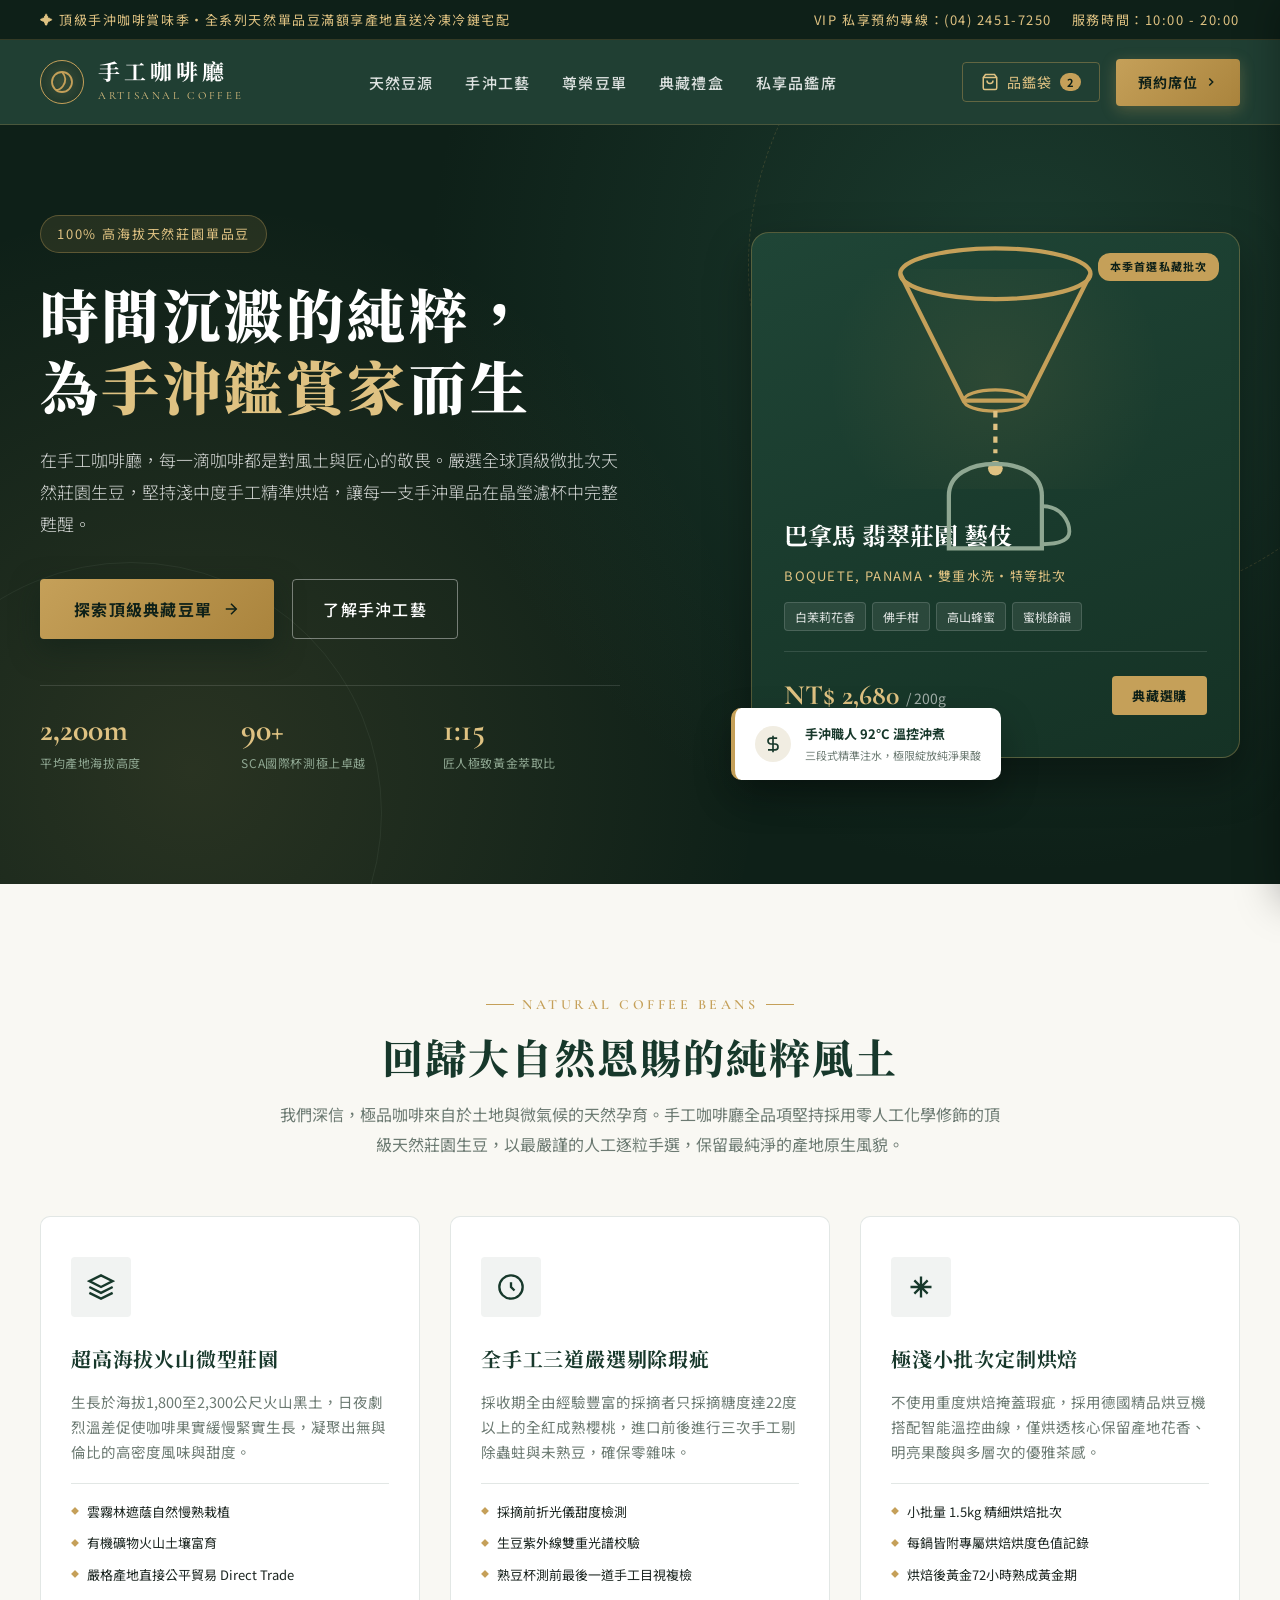
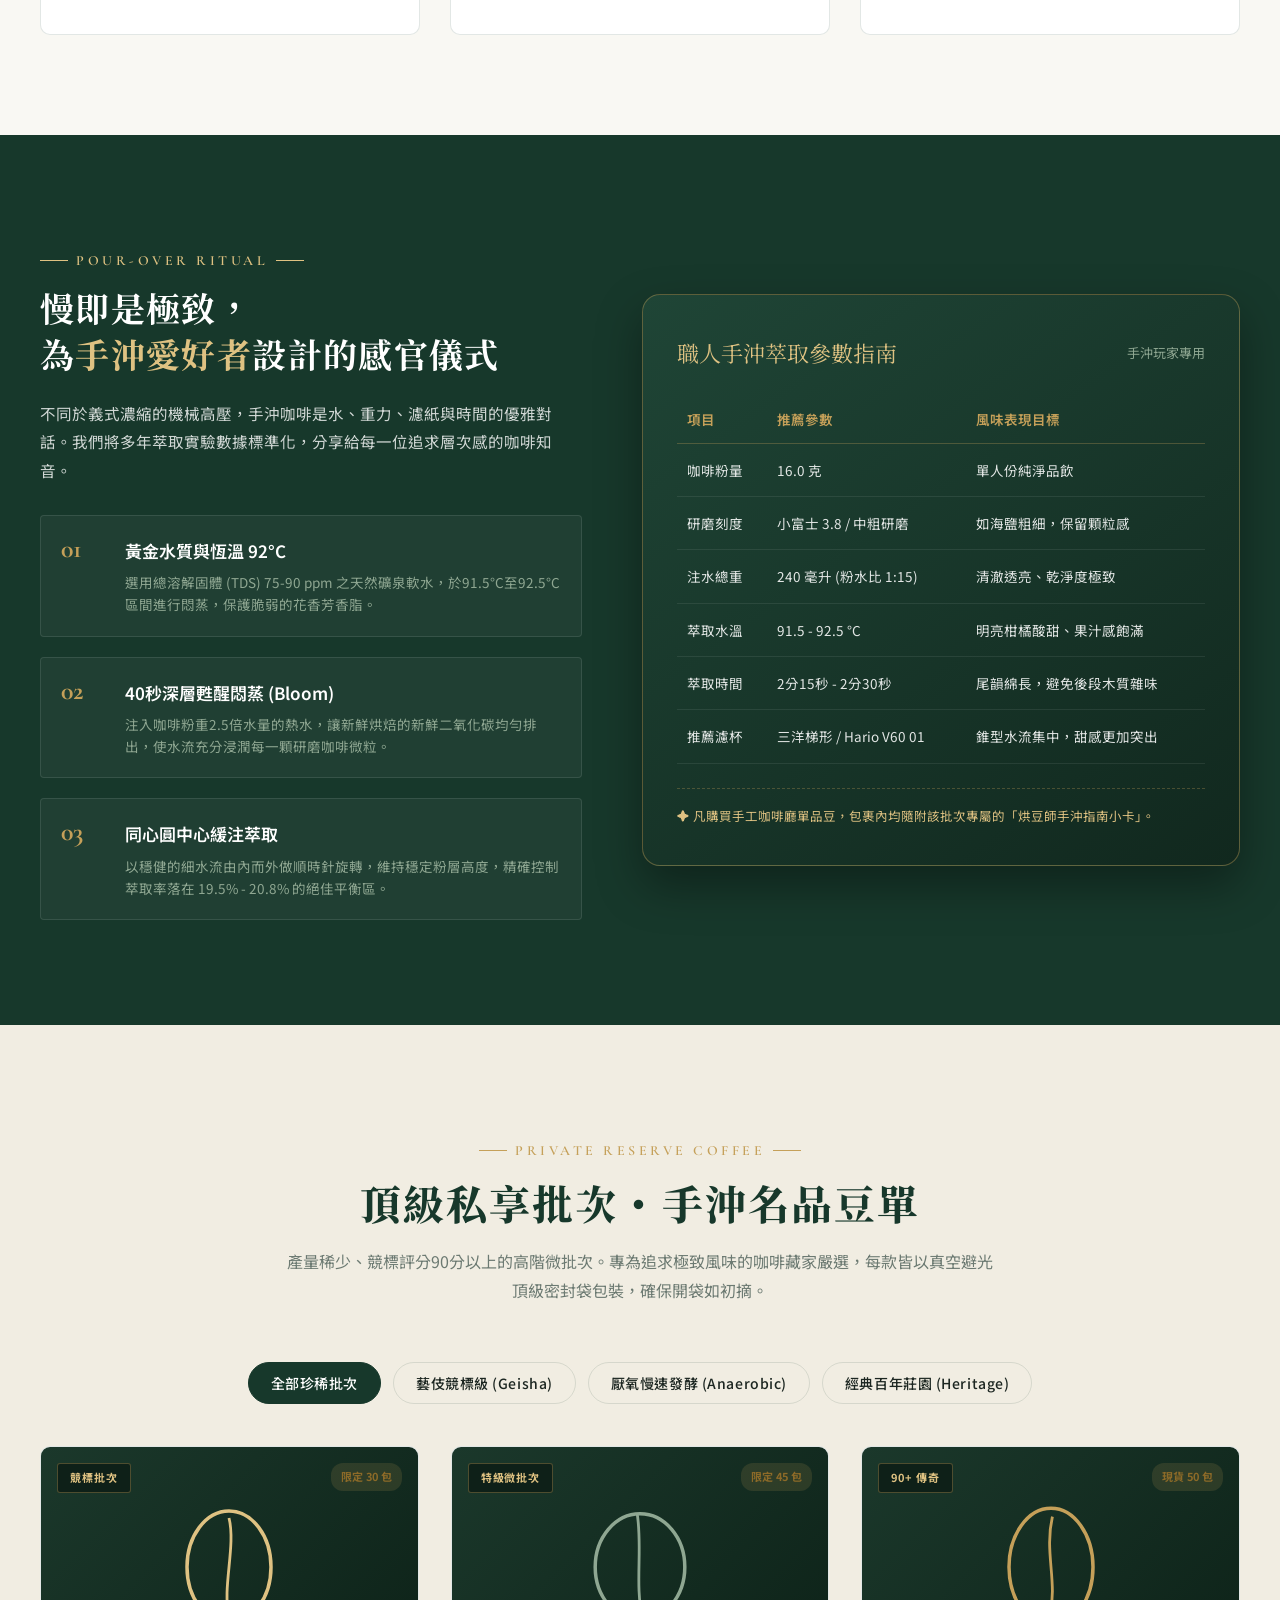
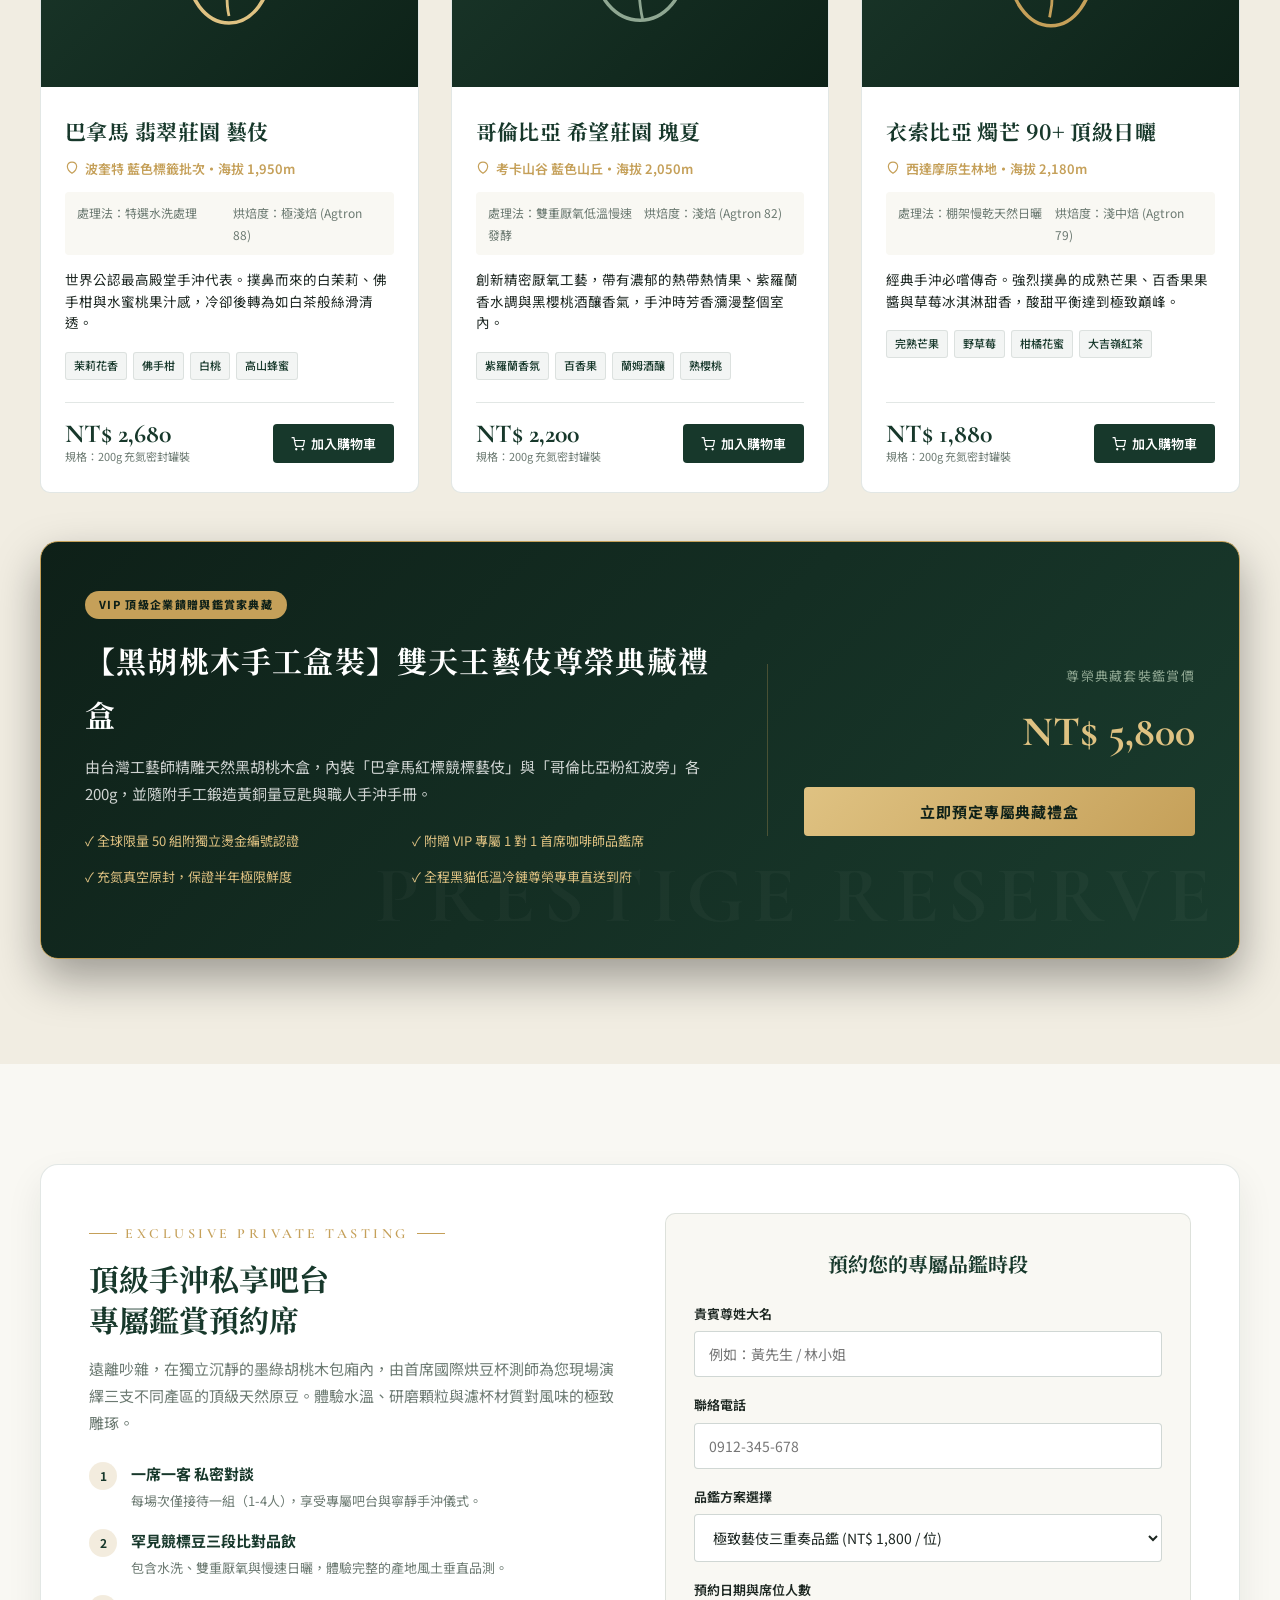
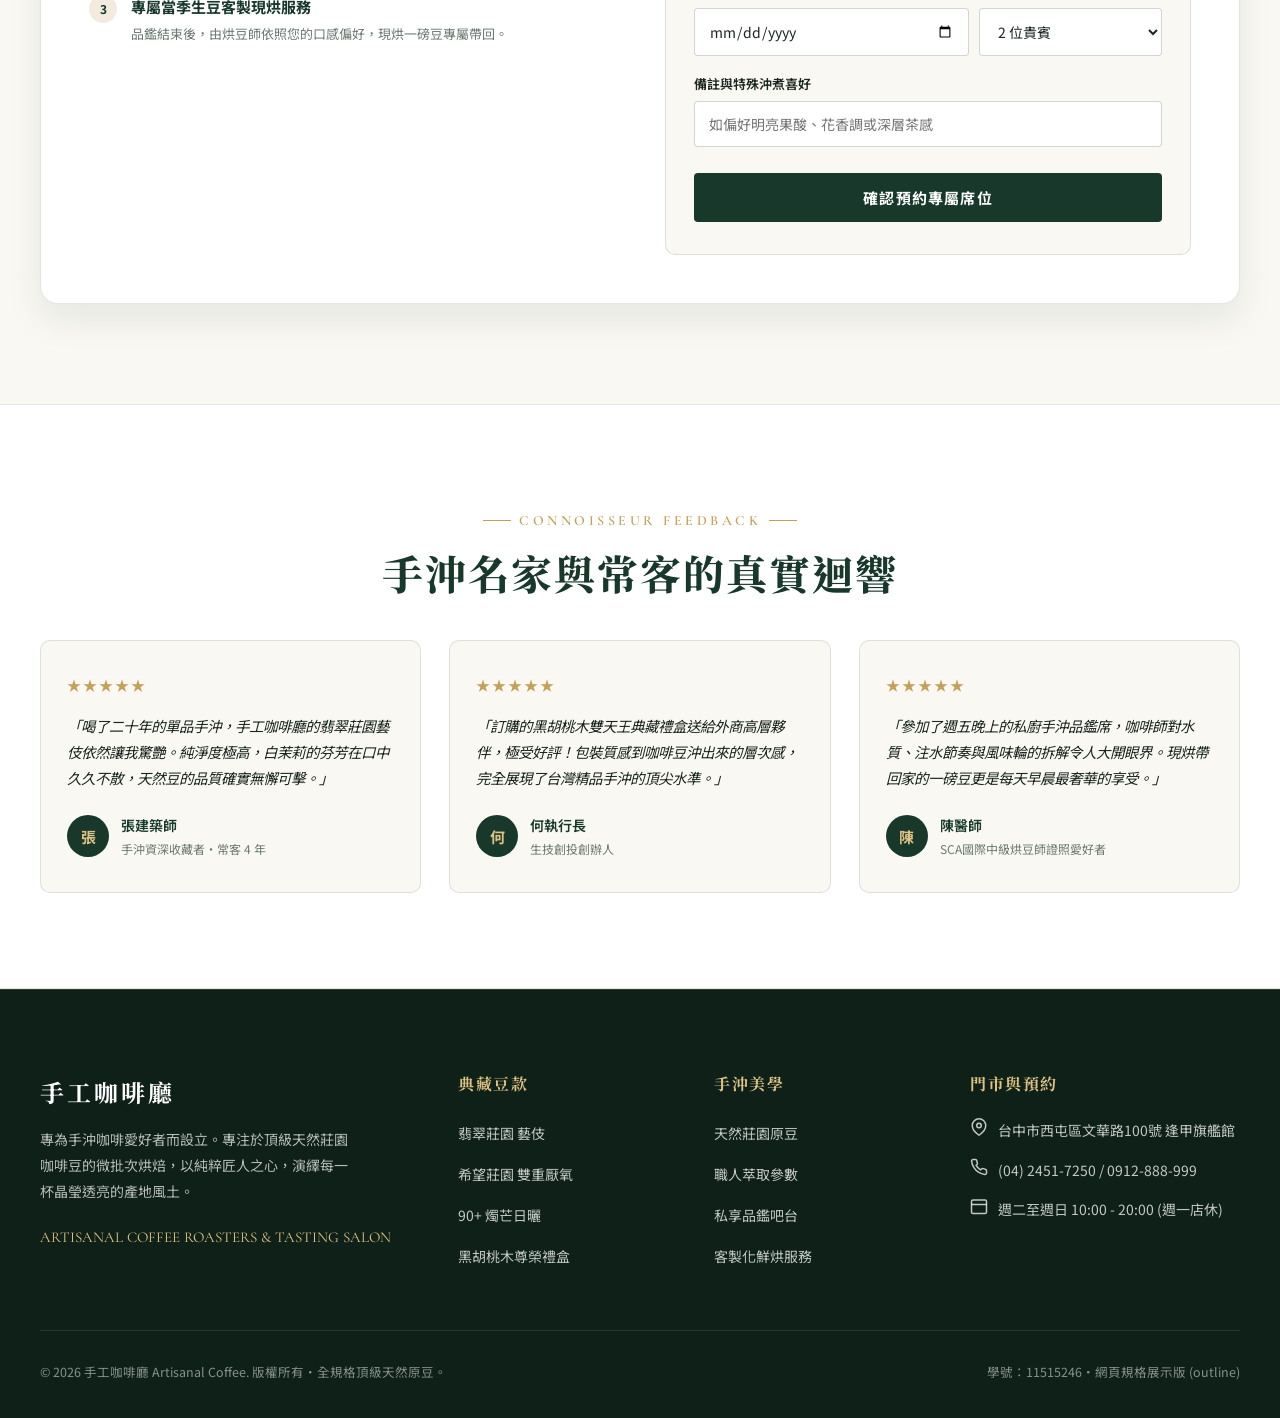
<file: outline/index.html>
<!DOCTYPE html>
<html lang="zh-TW">
<head>
  <meta charset="UTF-8">
  <meta name="viewport" content="width=device-width, initial-scale=1.0">
  <title>手工咖啡廳｜天然原豆・匠心手沖・頂級典藏</title>
  <meta name="description" content="手工咖啡廳專為手沖咖啡鑑賞家打造。堅持100%高海拔天然單品莊園豆，匠人手工細緻萃取，提供頂級私享批次與尊榮品鑑禮盒。">
  <link rel="preconnect" href="https://fonts.googleapis.com">
  <link rel="preconnect" href="https://fonts.gstatic.com" crossorigin>
  <link href="https://fonts.googleapis.com/css2?family=Cormorant+Garamond:ital,wght@0,500;0,600;0,700;1,400&family=Noto+Sans+TC:wght@300;400;500;600;700&family=Noto+Serif+TC:wght@400;600;700;900&display=swap" rel="stylesheet">
  <style>
    :root {
      /* 核心色彩 - 墨綠色基調與奢華天然輔色 */
      --color-moss-deep: #0e2018;      /* 最深墨綠底色 */
      --color-moss-main: #17382b;      /* 經典墨綠色 */
      --color-moss-surface: #1f4536;   /* 墨綠色卡片/高亮面 */
      --color-moss-accent: #2e624e;    /* 墨綠延伸色 */
      --color-sage: #8fa792;           /* 鼠尾草綠/淡墨綠 */
      --color-gold: #c5a059;           /* 典藏黃金/香檳金色 */
      --color-gold-light: #dfc282;     /* 亮金色 */
      --color-cream-bg: #f9f8f3;       /* 天然米白紙感底色 */
      --color-cream-card: #ffffff;     /* 卡片白色 */
      --color-cream-soft: #f1ede2;     /* 溫潤燕麥色 */
      --color-charcoal: #1c2621;       /* 深炭墨文字 */
      --color-gray-subtle: #6c7a72;    /* 輔助灰綠文字 */
      --color-line: rgba(23, 56, 43, 0.12); /* 細邊框線 */
      --color-line-dark: rgba(197, 160, 89, 0.25);

      --font-serif: "Noto Serif TC", "Cormorant Garamond", serif;
      --font-sans: "Noto Sans TC", -apple-system, BlinkMacSystemFont, "Segoe UI", Roboto, sans-serif;
      --font-en: "Cormorant Garamond", Georgia, serif;

      --shadow-soft: 0 16px 36px rgba(14, 32, 24, 0.08);
      --shadow-hover: 0 24px 50px rgba(14, 32, 24, 0.16);
      --shadow-dark: 0 20px 45px rgba(0, 0, 0, 0.35);

      --radius-sm: 4px;
      --radius-md: 10px;
      --radius-lg: 18px;
      --transition: all 0.35s cubic-bezier(0.25, 1, 0.5, 1);
    }

    * {
      box-sizing: border-box;
      margin: 0;
      padding: 0;
    }

    html {
      scroll-behavior: smooth;
    }

    body {
      font-family: var(--font-sans);
      background-color: var(--color-cream-bg);
      color: var(--color-charcoal);
      line-height: 1.8;
      -webkit-font-smoothing: antialiased;
      overflow-x: hidden;
    }

    a {
      color: inherit;
      text-decoration: none;
      transition: var(--transition);
    }

    button, input, select, textarea {
      font-family: inherit;
      border: none;
      outline: none;
    }

    button {
      cursor: pointer;
    }

    .container {
      width: min(1200px, calc(100% - 48px));
      margin: 0 auto;
    }

    /* 頂部通知欄 */
    .top-bar {
      background-color: var(--color-moss-deep);
      color: var(--color-gold-light);
      padding: 8px 0;
      font-size: 13px;
      letter-spacing: 0.12em;
      border-bottom: 1px solid rgba(197, 160, 89, 0.2);
    }
    .top-bar-inner {
      display: flex;
      justify-content: space-between;
      align-items: center;
    }
    .top-bar-contact {
      display: flex;
      gap: 20px;
    }

    /* 導覽列 */
    header {
      position: sticky;
      top: 0;
      z-index: 100;
      background-color: rgba(23, 56, 43, 0.96);
      backdrop-filter: blur(12px);
      border-bottom: 1px solid rgba(197, 160, 89, 0.25);
      transition: var(--transition);
    }
    .nav-container {
      display: flex;
      align-items: center;
      justify-content: space-between;
      height: 84px;
    }
    .brand-logo {
      display: flex;
      align-items: center;
      gap: 14px;
    }
    .logo-icon {
      width: 44px;
      height: 44px;
      border-radius: 50%;
      border: 1px solid var(--color-gold);
      display: flex;
      align-items: center;
      justify-content: center;
      color: var(--color-gold);
      background: radial-gradient(circle, rgba(197,160,89,0.15) 0%, rgba(14,32,24,0.4) 100%);
    }
    .brand-text h1 {
      font-family: var(--font-serif);
      font-size: 22px;
      font-weight: 700;
      letter-spacing: 0.18em;
      color: #ffffff;
      line-height: 1.1;
    }
    .brand-text span {
      font-family: var(--font-en);
      font-size: 11px;
      letter-spacing: 0.24em;
      color: var(--color-gold-light);
      text-transform: uppercase;
      display: block;
      margin-top: 3px;
    }
    .nav-menu {
      display: flex;
      align-items: center;
      gap: 32px;
      list-style: none;
    }
    .nav-link {
      font-size: 15px;
      font-weight: 500;
      letter-spacing: 0.08em;
      color: rgba(255, 255, 255, 0.85);
      position: relative;
      padding: 6px 0;
    }
    .nav-link::after {
      content: '';
      position: absolute;
      bottom: 0;
      left: 0;
      width: 0%;
      height: 1px;
      background-color: var(--color-gold);
      transition: var(--transition);
    }
    .nav-link:hover {
      color: var(--color-gold-light);
    }
    .nav-link:hover::after {
      width: 100%;
    }
    .nav-actions {
      display: flex;
      align-items: center;
      gap: 16px;
    }
    .cart-btn {
      position: relative;
      background: transparent;
      color: var(--color-gold-light);
      border: 1px solid rgba(197, 160, 89, 0.4);
      border-radius: var(--radius-sm);
      padding: 9px 18px;
      display: flex;
      align-items: center;
      gap: 8px;
      font-size: 14px;
      letter-spacing: 0.06em;
      transition: var(--transition);
    }
    .cart-btn:hover {
      background: rgba(197, 160, 89, 0.15);
      border-color: var(--color-gold);
      color: #fff;
    }
    .cart-badge {
      background-color: var(--color-gold);
      color: var(--color-moss-deep);
      font-size: 11px;
      font-weight: 700;
      border-radius: 10px;
      padding: 1px 7px;
    }
    .btn-vip-tasting {
      background: linear-gradient(135deg, #c5a059 0%, #aa843d 100%);
      color: var(--color-moss-deep);
      font-weight: 700;
      font-size: 14px;
      letter-spacing: 0.08em;
      padding: 11px 22px;
      border-radius: var(--radius-sm);
      display: inline-flex;
      align-items: center;
      gap: 6px;
      box-shadow: 0 4px 15px rgba(197, 160, 89, 0.3);
      transition: var(--transition);
    }
    .btn-vip-tasting:hover {
      transform: translateY(-2px);
      box-shadow: 0 8px 22px rgba(197, 160, 89, 0.45);
      background: linear-gradient(135deg, #dfc282 0%, #c5a059 100%);
    }

    /* 主視覺 Hero 區域 */
    .hero {
      position: relative;
      background-color: var(--color-moss-deep);
      color: #ffffff;
      padding: 90px 0 110px;
      overflow: hidden;
      background-image: 
        radial-gradient(circle at 80% 20%, rgba(46, 98, 78, 0.4) 0%, transparent 50%),
        radial-gradient(circle at 15% 85%, rgba(197, 160, 89, 0.15) 0%, transparent 45%);
    }
    .hero::before {
      content: '';
      position: absolute;
      top: -200px;
      right: -150px;
      width: 680px;
      height: 680px;
      border-radius: 50%;
      border: 1px dashed rgba(197, 160, 89, 0.2);
      pointer-events: none;
    }
    .hero::after {
      content: '';
      position: absolute;
      bottom: -180px;
      left: -120px;
      width: 500px;
      height: 500px;
      border-radius: 50%;
      border: 1px solid rgba(143, 167, 146, 0.1);
      pointer-events: none;
    }
    .hero-grid {
      display: grid;
      grid-template-columns: 1.15fr 0.85fr;
      gap: 50px;
      align-items: center;
      position: relative;
      z-index: 2;
    }
    .hero-badge {
      display: inline-flex;
      align-items: center;
      gap: 8px;
      padding: 6px 16px;
      background-color: rgba(197, 160, 89, 0.12);
      border: 1px solid rgba(197, 160, 89, 0.35);
      color: var(--color-gold-light);
      border-radius: 30px;
      font-size: 13px;
      letter-spacing: 0.14em;
      margin-bottom: 24px;
      text-transform: uppercase;
    }
    .hero-title {
      font-family: var(--font-serif);
      font-size: clamp(38px, 4.6vw, 58px);
      line-height: 1.25;
      font-weight: 900;
      letter-spacing: 0.06em;
      margin-bottom: 22px;
    }
    .hero-title em {
      color: var(--color-gold-light);
      font-style: normal;
      position: relative;
    }
    .hero-subtitle {
      font-size: 17px;
      color: rgba(255, 255, 255, 0.82);
      line-height: 1.9;
      max-width: 580px;
      margin-bottom: 38px;
      font-weight: 300;
    }
    .hero-buttons {
      display: flex;
      flex-wrap: wrap;
      gap: 18px;
      margin-bottom: 46px;
    }
    .btn-primary {
      background: linear-gradient(135deg, var(--color-gold) 0%, #aa843d 100%);
      color: var(--color-moss-deep);
      font-weight: 700;
      font-size: 16px;
      letter-spacing: 0.08em;
      padding: 15px 34px;
      border-radius: var(--radius-sm);
      display: inline-flex;
      align-items: center;
      gap: 10px;
      transition: var(--transition);
      box-shadow: 0 10px 28px rgba(14, 32, 24, 0.5);
    }
    .btn-primary:hover {
      background: linear-gradient(135deg, #dfc282 0%, var(--color-gold) 100%);
      transform: translateY(-3px);
      box-shadow: 0 14px 34px rgba(197, 160, 89, 0.35);
    }
    .btn-secondary {
      background-color: transparent;
      color: #ffffff;
      border: 1px solid rgba(255, 255, 255, 0.4);
      font-weight: 500;
      font-size: 16px;
      letter-spacing: 0.08em;
      padding: 15px 30px;
      border-radius: var(--radius-sm);
      display: inline-flex;
      align-items: center;
      gap: 10px;
      transition: var(--transition);
    }
    .btn-secondary:hover {
      border-color: var(--color-gold);
      color: var(--color-gold-light);
      background-color: rgba(197, 160, 89, 0.08);
      transform: translateY(-3px);
    }

    /* 手沖參數數據條 */
    .hero-stats {
      display: grid;
      grid-template-columns: repeat(3, 1fr);
      gap: 24px;
      border-top: 1px solid rgba(255, 255, 255, 0.12);
      padding-top: 28px;
      max-width: 580px;
    }
    .stat-item h4 {
      font-family: var(--font-en);
      font-size: 32px;
      color: var(--color-gold-light);
      font-weight: 700;
      line-height: 1;
      margin-bottom: 6px;
    }
    .stat-item p {
      font-size: 12px;
      color: var(--color-sage);
      letter-spacing: 0.05em;
    }

    /* Hero 右側互動卡片與視覺 */
    .hero-showcase {
      position: relative;
    }
    .hero-card-main {
      background: linear-gradient(160deg, #1f4536 0%, #153225 100%);
      border: 1px solid rgba(197, 160, 89, 0.35);
      border-radius: var(--radius-lg);
      padding: 36px 32px;
      box-shadow: var(--shadow-dark);
      position: relative;
      overflow: hidden;
    }
    .hero-card-tag {
      position: absolute;
      top: 20px;
      right: 20px;
      background: var(--color-gold);
      color: var(--color-moss-deep);
      font-weight: 700;
      font-size: 11px;
      padding: 4px 12px;
      border-radius: 12px;
      letter-spacing: 0.1em;
    }
    .drip-graphic {
      width: 100%;
      height: 220px;
      display: flex;
      align-items: center;
      justify-content: center;
      position: relative;
      margin-bottom: 24px;
      background: radial-gradient(circle, rgba(197,160,89,0.1) 0%, transparent 70%);
    }
    .card-coffee-title {
      font-family: var(--font-serif);
      font-size: 24px;
      color: #ffffff;
      margin-bottom: 8px;
    }
    .card-coffee-origin {
      color: var(--color-gold-light);
      font-size: 13px;
      letter-spacing: 0.1em;
      margin-bottom: 14px;
      display: flex;
      align-items: center;
      gap: 6px;
    }
    .flavor-pills {
      display: flex;
      flex-wrap: wrap;
      gap: 6px;
      margin-bottom: 20px;
    }
    .pill {
      background: rgba(255, 255, 255, 0.08);
      border: 1px solid rgba(255, 255, 255, 0.15);
      color: rgba(255, 255, 255, 0.85);
      font-size: 12px;
      padding: 3px 10px;
      border-radius: 4px;
    }
    .card-price-action {
      display: flex;
      justify-content: space-between;
      align-items: center;
      padding-top: 18px;
      border-top: 1px solid rgba(255, 255, 255, 0.12);
    }
    .card-price {
      font-family: var(--font-en);
      font-size: 28px;
      color: var(--color-gold-light);
      font-weight: 700;
    }
    .card-price span {
      font-size: 14px;
      color: rgba(255, 255, 255, 0.6);
      font-family: var(--font-sans);
      font-weight: 400;
    }
    .btn-card-add {
      background-color: var(--color-gold);
      color: var(--color-moss-deep);
      font-weight: 700;
      padding: 10px 20px;
      border-radius: var(--radius-sm);
      font-size: 13px;
      letter-spacing: 0.05em;
      transition: var(--transition);
    }
    .btn-card-add:hover {
      background-color: #dfc282;
      transform: translateY(-2px);
    }

    /* 浮動手沖規格指示卡 */
    .float-spec-badge {
      position: absolute;
      bottom: -22px;
      left: -20px;
      background: #ffffff;
      color: var(--color-charcoal);
      padding: 14px 20px;
      border-radius: var(--radius-md);
      box-shadow: 0 16px 36px rgba(0, 0, 0, 0.28);
      border-left: 4px solid var(--color-gold);
      display: flex;
      align-items: center;
      gap: 14px;
    }
    .spec-icon {
      width: 36px;
      height: 36px;
      border-radius: 50%;
      background: var(--color-cream-soft);
      display: flex;
      align-items: center;
      justify-content: center;
      color: var(--color-moss-main);
    }
    .spec-text h5 {
      font-size: 13px;
      font-weight: 700;
      color: var(--color-moss-main);
    }
    .spec-text p {
      font-size: 11px;
      color: var(--color-gray-subtle);
    }

    /* 共同 Section 標題 */
    .section-header {
      text-align: center;
      max-width: 720px;
      margin: 0 auto 56px;
    }
    .section-eyebrow {
      display: inline-flex;
      align-items: center;
      gap: 8px;
      font-family: var(--font-en);
      color: var(--color-gold);
      font-size: 14px;
      font-weight: 600;
      letter-spacing: 0.25em;
      text-transform: uppercase;
      margin-bottom: 12px;
    }
    .section-eyebrow::before,
    .section-eyebrow::after {
      content: '';
      width: 28px;
      height: 1px;
      background-color: currentColor;
    }
    .section-title {
      font-family: var(--font-serif);
      font-size: clamp(28px, 3.2vw, 42px);
      color: var(--color-moss-main);
      font-weight: 800;
      letter-spacing: 0.05em;
      line-height: 1.35;
      margin-bottom: 16px;
    }
    .section-desc {
      color: var(--color-gray-subtle);
      font-size: 16px;
      line-height: 1.85;
      font-weight: 400;
    }

    /* 區塊1: 天然咖啡豆哲學 (品牌風格) */
    .natural-beans {
      padding: 100px 0;
      background-color: var(--color-cream-bg);
      position: relative;
    }
    .beans-grid {
      display: grid;
      grid-template-columns: repeat(3, 1fr);
      gap: 30px;
    }
    .bean-pillar {
      background: var(--color-cream-card);
      border: 1px solid var(--color-line);
      border-radius: var(--radius-md);
      padding: 40px 30px;
      transition: var(--transition);
      position: relative;
    }
    .bean-pillar:hover {
      transform: translateY(-6px);
      box-shadow: var(--shadow-hover);
      border-color: var(--color-gold);
    }
    .pillar-icon {
      width: 60px;
      height: 60px;
      border-radius: var(--radius-sm);
      background-color: rgba(23, 56, 43, 0.06);
      display: flex;
      align-items: center;
      justify-content: center;
      color: var(--color-moss-main);
      margin-bottom: 24px;
      transition: var(--transition);
    }
    .bean-pillar:hover .pillar-icon {
      background-color: var(--color-moss-main);
      color: var(--color-gold-light);
    }
    .pillar-title {
      font-family: var(--font-serif);
      font-size: 20px;
      font-weight: 700;
      color: var(--color-moss-main);
      margin-bottom: 12px;
      letter-spacing: 0.04em;
    }
    .pillar-desc {
      font-size: 14.5px;
      color: var(--color-gray-subtle);
      line-height: 1.75;
      margin-bottom: 18px;
    }
    .pillar-list {
      list-style: none;
      border-top: 1px solid var(--color-line);
      padding-top: 16px;
    }
    .pillar-list li {
      font-size: 13px;
      color: var(--color-charcoal);
      display: flex;
      align-items: center;
      gap: 8px;
      margin-bottom: 8px;
    }
    .pillar-list li::before {
      content: '◆';
      font-size: 8px;
      color: var(--color-gold);
    }

    /* 區塊2: 手沖工藝美學 (用途：推廣手工咖啡 + 受眾：手沖愛好者) */
    .craftsmanship {
      padding: 105px 0;
      background-color: var(--color-moss-main);
      color: #ffffff;
      position: relative;
    }
    .craft-layout {
      display: grid;
      grid-template-columns: 0.95fr 1.05fr;
      gap: 60px;
      align-items: center;
    }
    .craft-left h3 {
      font-family: var(--font-serif);
      font-size: 34px;
      line-height: 1.35;
      margin-bottom: 22px;
      letter-spacing: 0.04em;
    }
    .craft-left h3 em {
      color: var(--color-gold-light);
      font-style: normal;
    }
    .craft-left p {
      color: rgba(255, 255, 255, 0.8);
      font-size: 15.5px;
      line-height: 1.85;
      margin-bottom: 30px;
    }
    .craft-steps {
      display: flex;
      flex-direction: column;
      gap: 20px;
    }
    .step-item {
      display: flex;
      gap: 20px;
      background: rgba(255, 255, 255, 0.04);
      border: 1px solid rgba(255, 255, 255, 0.1);
      padding: 20px;
      border-radius: var(--radius-sm);
      transition: var(--transition);
    }
    .step-item:hover {
      background: rgba(255, 255, 255, 0.09);
      border-color: var(--color-gold);
    }
    .step-num {
      font-family: var(--font-en);
      font-size: 26px;
      font-weight: 700;
      color: var(--color-gold);
      min-width: 44px;
      line-height: 1;
    }
    .step-content h4 {
      font-size: 17px;
      font-weight: 600;
      margin-bottom: 6px;
      color: #ffffff;
    }
    .step-content p {
      font-size: 13.5px;
      color: var(--color-sage);
      margin-bottom: 0;
      line-height: 1.6;
    }
    .craft-guide-card {
      background: linear-gradient(145deg, #1f4536 0%, #11281e 100%);
      border: 1px solid rgba(197, 160, 89, 0.4);
      border-radius: var(--radius-lg);
      padding: 38px 34px;
      box-shadow: var(--shadow-dark);
    }
    .guide-title {
      font-family: var(--font-serif);
      font-size: 22px;
      color: var(--color-gold-light);
      margin-bottom: 22px;
      display: flex;
      align-items: center;
      justify-content: space-between;
    }
    .guide-table {
      width: 100%;
      border-collapse: collapse;
      font-size: 13.5px;
    }
    .guide-table th {
      text-align: left;
      padding: 12px 10px;
      border-bottom: 1px solid rgba(197, 160, 89, 0.3);
      color: var(--color-gold);
      font-weight: 600;
    }
    .guide-table td {
      padding: 14px 10px;
      border-bottom: 1px solid rgba(255, 255, 255, 0.08);
      color: rgba(255, 255, 255, 0.88);
    }
    .guide-table tr:hover td {
      background-color: rgba(255, 255, 255, 0.03);
    }

    /* 區塊3: 頂級私享典藏豆單 (功能：吸引高消費客戶購買咖啡) */
    .reserve-collection {
      padding: 105px 0;
      background-color: var(--color-cream-soft);
      position: relative;
    }
    .filter-tabs {
      display: flex;
      justify-content: center;
      gap: 12px;
      margin-bottom: 42px;
      flex-wrap: wrap;
    }
    .tab-btn {
      padding: 10px 22px;
      background: transparent;
      border: 1px solid var(--color-line);
      border-radius: 30px;
      color: var(--color-charcoal);
      font-size: 14px;
      font-weight: 500;
      letter-spacing: 0.04em;
      transition: var(--transition);
    }
    .tab-btn.active, .tab-btn:hover {
      background-color: var(--color-moss-main);
      color: #ffffff;
      border-color: var(--color-moss-main);
    }
    .coffee-grid {
      display: grid;
      grid-template-columns: repeat(3, 1fr);
      gap: 32px;
      margin-bottom: 48px;
    }
    .product-card {
      background: var(--color-cream-card);
      border: 1px solid var(--color-line);
      border-radius: var(--radius-md);
      overflow: hidden;
      display: flex;
      flex-direction: column;
      transition: var(--transition);
      position: relative;
    }
    .product-card:hover {
      transform: translateY(-8px);
      box-shadow: var(--shadow-hover);
      border-color: var(--color-gold);
    }
    .product-badge {
      position: absolute;
      top: 16px;
      left: 16px;
      z-index: 2;
      background: var(--color-moss-deep);
      color: var(--color-gold-light);
      font-size: 11px;
      font-weight: 700;
      letter-spacing: 0.08em;
      padding: 4px 12px;
      border-radius: 3px;
      border: 1px solid rgba(197, 160, 89, 0.35);
    }
    .product-rarity {
      position: absolute;
      top: 16px;
      right: 16px;
      z-index: 2;
      background: rgba(197, 160, 89, 0.15);
      color: #8c6a28;
      font-size: 11px;
      font-weight: 700;
      padding: 4px 10px;
      border-radius: 12px;
    }
    .product-img-box {
      height: 240px;
      background: linear-gradient(135deg, #1b382b 0%, #0d2218 100%);
      display: flex;
      align-items: center;
      justify-content: center;
      position: relative;
      overflow: hidden;
    }
    .product-img-box svg {
      width: 140px;
      height: 140px;
      transition: var(--transition);
    }
    .product-card:hover .product-img-box svg {
      transform: scale(1.08) rotate(-3deg);
    }
    .product-body {
      padding: 26px 24px;
      display: flex;
      flex-direction: column;
      flex-grow: 1;
    }
    .product-title {
      font-family: var(--font-serif);
      font-size: 21px;
      font-weight: 700;
      color: var(--color-moss-main);
      margin-bottom: 6px;
      letter-spacing: 0.02em;
    }
    .product-origin {
      font-size: 13px;
      color: var(--color-gold);
      font-weight: 600;
      margin-bottom: 12px;
      display: flex;
      align-items: center;
      gap: 6px;
    }
    .product-meta {
      display: grid;
      grid-template-columns: 1fr 1fr;
      gap: 8px;
      font-size: 12px;
      color: var(--color-gray-subtle);
      background: var(--color-cream-bg);
      padding: 10px 12px;
      border-radius: var(--radius-sm);
      margin-bottom: 14px;
    }
    .product-desc {
      font-size: 13.5px;
      color: var(--color-charcoal);
      line-height: 1.6;
      margin-bottom: 18px;
    }
    .product-cupping {
      display: flex;
      flex-wrap: wrap;
      gap: 6px;
      margin-bottom: 22px;
    }
    .cupping-tag {
      background: rgba(23, 56, 43, 0.05);
      border: 1px solid rgba(23, 56, 43, 0.1);
      color: var(--color-moss-main);
      font-size: 11px;
      font-weight: 500;
      padding: 3px 8px;
      border-radius: 3px;
    }
    .product-footer {
      margin-top: auto;
      padding-top: 18px;
      border-top: 1px solid var(--color-line);
      display: flex;
      justify-content: space-between;
      align-items: center;
    }
    .product-price-box .price {
      font-family: var(--font-en);
      font-size: 26px;
      font-weight: 700;
      color: var(--color-moss-main);
      line-height: 1;
    }
    .product-price-box .unit {
      font-size: 11px;
      color: var(--color-gray-subtle);
    }
    .btn-buy {
      background-color: var(--color-moss-main);
      color: #ffffff;
      font-size: 13px;
      font-weight: 600;
      padding: 10px 18px;
      border-radius: var(--radius-sm);
      transition: var(--transition);
      display: inline-flex;
      align-items: center;
      gap: 6px;
    }
    .btn-buy:hover {
      background-color: var(--color-gold);
      color: var(--color-moss-deep);
    }

    /* 頂級尊榮典藏禮盒特區 (高客單價 Banner) */
    .luxury-banner {
      background: linear-gradient(135deg, #0e2018 0%, #1a3c2e 100%);
      border: 1px solid var(--color-gold);
      border-radius: var(--radius-lg);
      padding: 46px 44px;
      color: #ffffff;
      display: grid;
      grid-template-columns: 1.2fr 0.8fr;
      gap: 40px;
      align-items: center;
      box-shadow: var(--shadow-dark);
      position: relative;
      overflow: hidden;
    }
    .luxury-banner::before {
      content: 'PRESTIGE RESERVE';
      position: absolute;
      right: 20px;
      bottom: -10px;
      font-family: var(--font-en);
      font-size: 80px;
      color: rgba(255, 255, 255, 0.03);
      font-weight: 900;
      pointer-events: none;
      letter-spacing: 0.1em;
    }
    .luxury-tag {
      background: var(--color-gold);
      color: var(--color-moss-deep);
      font-weight: 800;
      font-size: 11px;
      letter-spacing: 0.12em;
      padding: 4px 14px;
      border-radius: 20px;
      display: inline-block;
      margin-bottom: 14px;
    }
    .luxury-title {
      font-family: var(--font-serif);
      font-size: 30px;
      font-weight: 700;
      margin-bottom: 12px;
      letter-spacing: 0.04em;
    }
    .luxury-desc {
      color: rgba(255, 255, 255, 0.8);
      font-size: 15px;
      line-height: 1.8;
      margin-bottom: 22px;
    }
    .luxury-features {
      display: grid;
      grid-template-columns: 1fr 1fr;
      gap: 12px;
      margin-bottom: 24px;
      font-size: 13px;
      color: var(--color-gold-light);
    }
    .luxury-price-side {
      text-align: right;
      border-left: 1px solid rgba(197, 160, 89, 0.3);
      padding-left: 36px;
    }
    .luxury-price-label {
      font-size: 13px;
      color: var(--color-sage);
      letter-spacing: 0.1em;
      margin-bottom: 6px;
    }
    .luxury-price {
      font-family: var(--font-en);
      font-size: 42px;
      color: var(--color-gold-light);
      font-weight: 700;
      margin-bottom: 18px;
    }
    .luxury-action-btn {
      width: 100%;
      background: linear-gradient(135deg, #dfc282 0%, #c5a059 100%);
      color: var(--color-moss-deep);
      font-weight: 700;
      font-size: 15px;
      letter-spacing: 0.06em;
      padding: 14px 20px;
      border-radius: var(--radius-sm);
      transition: var(--transition);
      display: inline-block;
      text-align: center;
    }
    .luxury-action-btn:hover {
      background: #ffffff;
      transform: translateY(-2px);
      box-shadow: 0 8px 24px rgba(255, 255, 255, 0.2);
    }

    /* 區塊4: 私廚手沖品鑑預約席 (VIP Experience) */
    .vip-experience {
      padding: 100px 0;
      background-color: var(--color-cream-bg);
    }
    .vip-grid {
      display: grid;
      grid-template-columns: 1fr 1fr;
      gap: 50px;
      background: #ffffff;
      border: 1px solid var(--color-line);
      border-radius: var(--radius-lg);
      padding: 48px;
      box-shadow: var(--shadow-soft);
    }
    .vip-left h3 {
      font-family: var(--font-serif);
      font-size: 30px;
      color: var(--color-moss-main);
      margin-bottom: 16px;
      line-height: 1.35;
    }
    .vip-left p {
      color: var(--color-gray-subtle);
      font-size: 15px;
      line-height: 1.8;
      margin-bottom: 24px;
    }
    .vip-perks {
      list-style: none;
      display: flex;
      flex-direction: column;
      gap: 14px;
    }
    .vip-perk-item {
      display: flex;
      align-items: flex-start;
      gap: 14px;
    }
    .vip-perk-icon {
      width: 28px;
      height: 28px;
      border-radius: 50%;
      background-color: rgba(197, 160, 89, 0.2);
      color: var(--color-moss-main);
      display: flex;
      align-items: center;
      justify-content: center;
      font-size: 12px;
      font-weight: 700;
      flex-shrink: 0;
      margin-top: 2px;
    }
    .vip-perk-text h5 {
      font-size: 15px;
      color: var(--color-moss-main);
      margin-bottom: 2px;
    }
    .vip-perk-text p {
      font-size: 13px;
      margin-bottom: 0;
    }
    .booking-form {
      background: var(--color-cream-bg);
      border: 1px solid var(--color-line);
      border-radius: var(--radius-md);
      padding: 32px 28px;
    }
    .booking-form h4 {
      font-family: var(--font-serif);
      font-size: 20px;
      color: var(--color-moss-main);
      margin-bottom: 20px;
      text-align: center;
    }
    .form-group {
      margin-bottom: 16px;
    }
    .form-label {
      display: block;
      font-size: 13px;
      font-weight: 600;
      color: var(--color-charcoal);
      margin-bottom: 6px;
    }
    .form-input, .form-select {
      width: 100%;
      padding: 12px 14px;
      border: 1px solid rgba(23, 56, 43, 0.2);
      background-color: #ffffff;
      border-radius: var(--radius-sm);
      font-size: 14px;
      color: var(--color-charcoal);
      transition: var(--transition);
    }
    .form-input:focus, .form-select:focus {
      border-color: var(--color-moss-main);
      box-shadow: 0 0 0 3px rgba(23, 56, 43, 0.1);
    }
    .btn-submit-booking {
      width: 100%;
      background-color: var(--color-moss-main);
      color: #ffffff;
      font-weight: 700;
      font-size: 15px;
      letter-spacing: 0.08em;
      padding: 14px;
      border-radius: var(--radius-sm);
      margin-top: 10px;
      transition: var(--transition);
    }
    .btn-submit-booking:hover {
      background-color: var(--color-gold);
      color: var(--color-moss-deep);
    }

    /* 鑑賞家評價 */
    .reviews {
      padding: 95px 0;
      background-color: var(--color-cream-card);
      border-top: 1px solid var(--color-line);
      border-bottom: 1px solid var(--color-line);
    }
    .reviews-grid {
      display: grid;
      grid-template-columns: repeat(3, 1fr);
      gap: 28px;
    }
    .review-card {
      background: var(--color-cream-bg);
      border: 1px solid var(--color-line);
      border-radius: var(--radius-md);
      padding: 32px 26px;
      display: flex;
      flex-direction: column;
    }
    .review-stars {
      color: var(--color-gold);
      font-size: 14px;
      margin-bottom: 14px;
      letter-spacing: 2px;
    }
    .review-text {
      font-size: 14.5px;
      line-height: 1.8;
      color: var(--color-charcoal);
      margin-bottom: 22px;
      font-style: italic;
    }
    .review-author {
      margin-top: auto;
      display: flex;
      align-items: center;
      gap: 12px;
    }
    .author-avatar {
      width: 42px;
      height: 42px;
      border-radius: 50%;
      background-color: var(--color-moss-main);
      color: var(--color-gold-light);
      display: flex;
      align-items: center;
      justify-content: center;
      font-weight: 700;
      font-size: 15px;
    }
    .author-info h5 {
      font-size: 14px;
      font-weight: 600;
      color: var(--color-moss-main);
    }
    .author-info p {
      font-size: 12px;
      color: var(--color-gray-subtle);
    }

    /* 頁尾 Footer */
    footer {
      background-color: var(--color-moss-deep);
      color: rgba(255, 255, 255, 0.8);
      padding: 80px 0 35px;
      border-top: 1px solid rgba(197, 160, 89, 0.2);
    }
    .footer-grid {
      display: grid;
      grid-template-columns: 1.4fr 0.8fr 0.8fr 1fr;
      gap: 40px;
      margin-bottom: 60px;
    }
    .footer-about h3 {
      font-family: var(--font-serif);
      font-size: 24px;
      color: #ffffff;
      margin-bottom: 14px;
      letter-spacing: 0.12em;
    }
    .footer-about p {
      font-size: 14px;
      line-height: 1.85;
      color: rgba(255, 255, 255, 0.7);
      margin-bottom: 20px;
      max-width: 320px;
    }
    .footer-col h4 {
      font-family: var(--font-serif);
      font-size: 16px;
      color: var(--color-gold-light);
      letter-spacing: 0.1em;
      margin-bottom: 20px;
    }
    .footer-links {
      list-style: none;
      display: flex;
      flex-direction: column;
      gap: 12px;
    }
    .footer-links a {
      font-size: 14px;
      color: rgba(255, 255, 255, 0.75);
    }
    .footer-links a:hover {
      color: var(--color-gold-light);
      padding-left: 4px;
    }
    .footer-contact-item {
      display: flex;
      align-items: flex-start;
      gap: 10px;
      font-size: 14px;
      margin-bottom: 14px;
      color: rgba(255, 255, 255, 0.75);
    }
    .footer-bottom {
      border-top: 1px solid rgba(255, 255, 255, 0.1);
      padding-top: 30px;
      display: flex;
      justify-content: space-between;
      align-items: center;
      font-size: 12.5px;
      color: rgba(255, 255, 255, 0.5);
    }

    /* 購物車抽屜側欄 (Drawer) */
    .cart-drawer-backdrop {
      position: fixed;
      inset: 0;
      background: rgba(0, 0, 0, 0.65);
      z-index: 998;
      opacity: 0;
      visibility: hidden;
      transition: var(--transition);
      backdrop-filter: blur(4px);
    }
    .cart-drawer-backdrop.active {
      opacity: 1;
      visibility: visible;
    }
    .cart-drawer {
      position: fixed;
      top: 0;
      right: -450px;
      width: min(440px, 100%);
      height: 100%;
      background: var(--color-cream-card);
      z-index: 999;
      box-shadow: -10px 0 40px rgba(0, 0, 0, 0.35);
      display: flex;
      flex-direction: column;
      transition: right 0.4s cubic-bezier(0.25, 1, 0.5, 1);
    }
    .cart-drawer.active {
      right: 0;
    }
    .drawer-header {
      padding: 24px 28px;
      background: var(--color-moss-main);
      color: #ffffff;
      display: flex;
      justify-content: space-between;
      align-items: center;
      border-bottom: 1px solid rgba(197, 160, 89, 0.3);
    }
    .drawer-header h3 {
      font-family: var(--font-serif);
      font-size: 20px;
      letter-spacing: 0.08em;
      color: var(--color-gold-light);
    }
    .drawer-close {
      background: transparent;
      color: #ffffff;
      font-size: 24px;
      line-height: 1;
      opacity: 0.8;
      transition: var(--transition);
    }
    .drawer-close:hover {
      opacity: 1;
      transform: rotate(90deg);
    }
    .drawer-body {
      padding: 24px 28px;
      overflow-y: auto;
      flex-grow: 1;
    }
    .cart-item {
      display: flex;
      justify-content: space-between;
      align-items: center;
      padding: 16px 0;
      border-bottom: 1px solid var(--color-line);
    }
    .cart-item-info h5 {
      font-size: 15px;
      color: var(--color-moss-main);
      font-weight: 600;
      margin-bottom: 4px;
    }
    .cart-item-info p {
      font-size: 13px;
      color: var(--color-gray-subtle);
    }
    .cart-item-qty {
      display: flex;
      align-items: center;
      gap: 10px;
      margin-top: 6px;
    }
    .qty-btn {
      width: 24px;
      height: 24px;
      background: var(--color-cream-soft);
      border-radius: 3px;
      display: flex;
      align-items: center;
      justify-content: center;
      font-weight: 700;
      color: var(--color-charcoal);
    }
    .cart-item-price {
      font-family: var(--font-en);
      font-size: 18px;
      font-weight: 700;
      color: var(--color-moss-main);
    }
    .drawer-footer {
      padding: 24px 28px;
      background: var(--color-cream-bg);
      border-top: 1px solid var(--color-line);
    }
    .drawer-total {
      display: flex;
      justify-content: space-between;
      align-items: center;
      margin-bottom: 18px;
      font-size: 16px;
      font-weight: 600;
      color: var(--color-charcoal);
    }
    .drawer-total-amount {
      font-family: var(--font-en);
      font-size: 28px;
      font-weight: 700;
      color: var(--color-moss-main);
    }
    .btn-checkout {
      width: 100%;
      background: linear-gradient(135deg, var(--color-moss-main) 0%, #0d2218 100%);
      color: var(--color-gold-light);
      font-weight: 700;
      font-size: 16px;
      letter-spacing: 0.08em;
      padding: 16px;
      border-radius: var(--radius-sm);
      display: flex;
      align-items: center;
      justify-content: center;
      gap: 8px;
      border: 1px solid rgba(197, 160, 89, 0.4);
      transition: var(--transition);
    }
    .btn-checkout:hover {
      background: var(--color-gold);
      color: var(--color-moss-deep);
      border-color: var(--color-gold);
    }

    /* 彈跳通知 Toast */
    .toast {
      position: fixed;
      bottom: 30px;
      right: 30px;
      background: var(--color-moss-deep);
      color: #ffffff;
      border: 1px solid var(--color-gold);
      padding: 16px 24px;
      border-radius: var(--radius-sm);
      box-shadow: var(--shadow-dark);
      z-index: 1000;
      display: flex;
      align-items: center;
      gap: 12px;
      transform: translateY(100px);
      opacity: 0;
      visibility: hidden;
      transition: var(--transition);
    }
    .toast.show {
      transform: translateY(0);
      opacity: 1;
      visibility: visible;
    }
    .toast-icon {
      color: var(--color-gold);
      font-size: 20px;
    }

    /* 響應式佈局設定 (Mobile / Tablet) */
    @media (max-width: 992px) {
      .hero-grid {
        grid-template-columns: 1fr;
        gap: 40px;
      }
      .hero-showcase {
        max-width: 520px;
        margin: 0 auto;
      }
      .beans-grid, .coffee-grid, .reviews-grid {
        grid-template-columns: 1fr 1fr;
      }
      .craft-layout, .luxury-banner, .vip-grid {
        grid-template-columns: 1fr;
      }
      .luxury-price-side {
        text-align: left;
        border-left: none;
        border-top: 1px solid rgba(197, 160, 89, 0.3);
        padding-left: 0;
        padding-top: 24px;
      }
      .footer-grid {
        grid-template-columns: 1fr 1fr;
      }
    }

    @media (max-width: 768px) {
      .top-bar {
        display: none;
      }
      .nav-menu {
        display: none;
      }
      .beans-grid, .coffee-grid, .reviews-grid {
        grid-template-columns: 1fr;
      }
      .footer-grid {
        grid-template-columns: 1fr;
      }
      .vip-grid {
        padding: 24px;
      }
      .luxury-banner {
        padding: 30px 24px;
      }
      .luxury-features {
        grid-template-columns: 1fr;
      }
      .hero-stats {
        grid-template-columns: repeat(3, 1fr);
        gap: 12px;
      }
      .stat-item h4 {
        font-size: 24px;
      }
      .footer-bottom {
        flex-direction: column;
        gap: 12px;
        text-align: center;
      }
    }
  </style>
</head>
<body>

  <!-- 頂部通知與服務電話 -->
  <div class="top-bar">
    <div class="container top-bar-inner">
      <div>✦ 頂級手沖咖啡賞味季・全系列天然單品豆滿額享產地直送冷凍冷鏈宅配</div>
      <div class="top-bar-contact">
        <span>VIP 私享預約專線：(04) 2451-7250</span>
        <span>服務時間：10:00 - 20:00</span>
      </div>
    </div>
  </div>

  <!-- 導覽列 -->
  <header>
    <div class="container nav-container">
      <a href="#" class="brand-logo">
        <div class="logo-icon">
          <!-- 咖啡豆 / 手沖圖騰 SVG -->
          <svg width="24" height="24" viewBox="0 0 24 24" fill="none" stroke="currentColor" stroke-width="1.8">
            <path d="M12 2C6.48 2 2 6.48 2 12s4.48 10 10 10 10-4.48 10-10S17.52 2 12 2z"/>
            <path d="M12 2c3.5 4 4.5 9 1 14-2.5 3.5-5 4-7 4"/>
          </svg>
        </div>
        <div class="brand-text">
          <h1>手工咖啡廳</h1>
          <span>Artisanal Coffee</span>
        </div>
      </a>

      <ul class="nav-menu">
        <li><a href="#about" class="nav-link">天然豆源</a></li>
        <li><a href="#craft" class="nav-link">手沖工藝</a></li>
        <li><a href="#collection" class="nav-link">尊榮豆單</a></li>
        <li><a href="#luxury" class="nav-link">典藏禮盒</a></li>
        <li><a href="#vip" class="nav-link">私享品鑑席</a></li>
      </ul>

      <div class="nav-actions">
        <button class="cart-btn" id="openCartBtn">
          <svg width="18" height="18" viewBox="0 0 24 24" fill="none" stroke="currentColor" stroke-width="2">
            <path d="M6 2L3 6v14a2 2 0 0 0 2 2h14a2 2 0 0 0 2-2V6l-3-4z"/>
            <line x1="3" y1="6" x2="21" y2="6"/>
            <path d="M16 10a4 4 0 0 1-8 0"/>
          </svg>
          品鑑袋
          <span class="cart-badge" id="cartCount">2</span>
        </button>
        <a href="#vip" class="btn-vip-tasting">
          <span>預約席位</span>
          <svg width="14" height="14" viewBox="0 0 24 24" fill="none" stroke="currentColor" stroke-width="2.5">
            <polyline points="9 18 15 12 9 6"/>
          </svg>
        </a>
      </div>
    </div>
  </header>

  <!-- 主視覺 Hero -->
  <section class="hero">
    <div class="container hero-grid">
      <div class="hero-content">
        <div class="hero-badge">
          <span>100% 高海拔天然莊園單品豆</span>
        </div>
        <h2 class="hero-title">
          時間沉澱的純粹，<br>
          為<em>手沖鑑賞家</em>而生
        </h2>
        <p class="hero-subtitle">
          在手工咖啡廳，每一滴咖啡都是對風土與匠心的敬畏。嚴選全球頂級微批次天然莊園生豆，堅持淺中度手工精準烘焙，讓每一支手沖單品在晶瑩濾杯中完整甦醒。
        </p>
        <div class="hero-buttons">
          <a href="#collection" class="btn-primary">
            <span>探索頂級典藏豆單</span>
            <svg width="18" height="18" viewBox="0 0 24 24" fill="none" stroke="currentColor" stroke-width="2">
              <line x1="5" y1="12" x2="19" y2="12"></line>
              <polyline points="12 5 19 12 12 19"></polyline>
            </svg>
          </a>
          <a href="#craft" class="btn-secondary">
            <span>了解手沖工藝</span>
          </a>
        </div>
        <div class="hero-stats">
          <div class="stat-item">
            <h4>2,200m</h4>
            <p>平均產地海拔高度</p>
          </div>
          <div class="stat-item">
            <h4>90+</h4>
            <p>SCA國際杯測極上卓越</p>
          </div>
          <div class="stat-item">
            <h4>1:15</h4>
            <p>匠人極致黃金萃取比</p>
          </div>
        </div>
      </div>

      <!-- 右側主角卡片展示 -->
      <div class="hero-showcase">
        <div class="hero-card-main">
          <span class="hero-card-tag">本季首選私藏批次</span>
          <div class="drip-graphic">
            <!-- 手沖壺與濾杯意象圖 SVG -->
            <svg viewBox="0 0 200 200" fill="none" xmlns="http://www.w3.org/2000/svg">
              <ellipse cx="100" cy="50" rx="45" ry="12" stroke="#c5a059" stroke-width="2"/>
              <path d="M55 50L85 110H115L145 50" stroke="#c5a059" stroke-width="2"/>
              <ellipse cx="100" cy="110" rx="15" ry="5" stroke="#c5a059" stroke-width="1.5"/>
              <path d="M100 115V135" stroke="#dfc282" stroke-width="2" stroke-dasharray="3 3"/>
              <circle cx="100" cy="142" r="3.5" fill="#dfc282"/>
              <path d="M78 155C78 145 88 140 100 140C112 140 122 145 122 155V180H78V155Z" stroke="#8fa792" stroke-width="2"/>
              <path d="M122 160C132 160 135 168 135 172C135 176 130 178 122 178" stroke="#8fa792" stroke-width="1.8"/>
            </svg>
          </div>
          <h3 class="card-coffee-title">巴拿馬 翡翠莊園 藝伎</h3>
          <div class="card-coffee-origin">
            <span>BOQUETE, PANAMA・雙重水洗・特等批次</span>
          </div>
          <div class="flavor-pills">
            <span class="pill">白茉莉花香</span>
            <span class="pill">佛手柑</span>
            <span class="pill">高山蜂蜜</span>
            <span class="pill">蜜桃餘韻</span>
          </div>
          <div class="card-price-action">
            <div class="card-price">NT$ 2,680 <span>/ 200g</span></div>
            <button class="btn-card-add" onclick="addToCart('巴拿馬 翡翠莊園 藝伎', 2680)">典藏選購</button>
          </div>
        </div>

        <div class="float-spec-badge">
          <div class="spec-icon">
            <svg width="20" height="20" viewBox="0 0 24 24" fill="none" stroke="currentColor" stroke-width="2">
              <path d="M12 2v20M17 5H9.5a3.5 3.5 0 0 0 0 7h5a3.5 3.5 0 0 1 0 7H6"/>
            </svg>
          </div>
          <div class="spec-text">
            <h5>手沖職人 92°C 溫控沖煮</h5>
            <p>三段式精準注水，極限綻放純淨果酸</p>
          </div>
        </div>
      </div>
    </div>
  </section>

  <!-- 區塊1: 天然咖啡豆哲學 (品牌風格：天然咖啡豆) -->
  <section class="natural-beans" id="about">
    <div class="container">
      <div class="section-header">
        <span class="section-eyebrow">NATURAL COFFEE BEANS</span>
        <h2 class="section-title">回歸大自然恩賜的純粹風土</h2>
        <p class="section-desc">
          我們深信，極品咖啡來自於土地與微氣候的天然孕育。手工咖啡廳全品項堅持採用零人工化學修飾的頂級天然莊園生豆，以最嚴謹的人工逐粒手選，保留最純淨的產地原生風貌。
        </p>
      </div>

      <div class="beans-grid">
        <div class="bean-pillar">
          <div class="pillar-icon">
            <svg width="28" height="28" viewBox="0 0 24 24" fill="none" stroke="currentColor" stroke-width="2">
              <path d="M12 2L2 7l10 5 10-5-10-5zM2 17l10 5 10-5M2 12l10 5 10-5"/>
            </svg>
          </div>
          <h3 class="pillar-title">超高海拔火山微型莊園</h3>
          <p class="pillar-desc">
            生長於海拔1,800至2,300公尺火山黑土，日夜劇烈溫差促使咖啡果實緩慢緊實生長，凝聚出無與倫比的高密度風味與甜度。
          </p>
          <ul class="pillar-list">
            <li>雲霧林遮蔭自然慢熟栽植</li>
            <li>有機礦物火山土壤富育</li>
            <li>嚴格產地直接公平貿易 Direct Trade</li>
          </ul>
        </div>

        <div class="bean-pillar">
          <div class="pillar-icon">
            <svg width="28" height="28" viewBox="0 0 24 24" fill="none" stroke="currentColor" stroke-width="2">
              <circle cx="12" cy="12" r="10"/>
              <path d="M12 8v4l3 3"/>
            </svg>
          </div>
          <h3 class="pillar-title">全手工三道嚴選剔除瑕疵</h3>
          <p class="pillar-desc">
            採收期全由經驗豐富的採摘者只採摘糖度達22度以上的全紅成熟櫻桃，進口前後進行三次手工剔除蟲蛀與未熟豆，確保零雜味。
          </p>
          <ul class="pillar-list">
            <li>採摘前折光儀甜度檢測</li>
            <li>生豆紫外線雙重光譜校驗</li>
            <li>熟豆杯測前最後一道手工目視複檢</li>
          </ul>
        </div>

        <div class="bean-pillar">
          <div class="pillar-icon">
            <svg width="28" height="28" viewBox="0 0 24 24" fill="none" stroke="currentColor" stroke-width="2">
              <path d="M12 3v18M3 12h18M6.3 6.3l11.4 11.4M6.3 17.7L17.7 6.3"/>
            </svg>
          </div>
          <h3 class="pillar-title">極淺小批次定制烘焙</h3>
          <p class="pillar-desc">
            不使用重度烘焙掩蓋瑕疵，採用德國精品烘豆機搭配智能溫控曲線，僅烘透核心保留產地花香、明亮果酸與多層次的優雅茶感。
          </p>
          <ul class="pillar-list">
            <li>小批量 1.5kg 精細烘焙批次</li>
            <li>每鍋皆附專屬烘焙烘度色值記錄</li>
            <li>烘焙後黃金72小時熟成黃金期</li>
          </ul>
        </div>
      </div>
    </div>
  </section>

  <!-- 區塊2: 手沖工藝美學 (用途：推廣手工咖啡 + 受眾：手沖愛好者) -->
  <section class="craftsmanship" id="craft">
    <div class="container craft-layout">
      <div class="craft-left">
        <span class="section-eyebrow" style="color: var(--color-gold-light);">POUR-OVER RITUAL</span>
        <h3>慢即是極致，<br>為<em>手沖愛好者</em>設計的感官儀式</h3>
        <p>
          不同於義式濃縮的機械高壓，手沖咖啡是水、重力、濾紙與時間的優雅對話。我們將多年萃取實驗數據標準化，分享給每一位追求層次感的咖啡知音。
        </p>

        <div class="craft-steps">
          <div class="step-item">
            <div class="step-num">01</div>
            <div class="step-content">
              <h4>黃金水質與恆溫 92°C</h4>
              <p>選用總溶解固體 (TDS) 75-90 ppm 之天然礦泉軟水，於91.5°C至92.5°C區間進行悶蒸，保護脆弱的花香芳香脂。</p>
            </div>
          </div>
          <div class="step-item">
            <div class="step-num">02</div>
            <div class="step-content">
              <h4>40秒深層甦醒悶蒸 (Bloom)</h4>
              <p>注入咖啡粉重2.5倍水量的熱水，讓新鮮烘焙的新鮮二氧化碳均勻排出，使水流充分浸潤每一顆研磨咖啡微粒。</p>
            </div>
          </div>
          <div class="step-item">
            <div class="step-num">03</div>
            <div class="step-content">
              <h4>同心圓中心緩注萃取</h4>
              <p>以穩健的細水流由內而外做順時針旋轉，維持穩定粉層高度，精確控制萃取率落在 19.5% - 20.8% 的絕佳平衡區。</p>
            </div>
          </div>
        </div>
      </div>

      <!-- 右側手沖參數對照指南 -->
      <div class="craft-guide-card">
        <div class="guide-title">
          <span>職人手沖萃取參數指南</span>
          <span style="font-size: 13px; color: var(--color-sage); font-family: var(--font-sans);">手沖玩家專用</span>
        </div>
        <table class="guide-table">
          <thead>
            <tr>
              <th>項目</th>
              <th>推薦參數</th>
              <th>風味表現目標</th>
            </tr>
          </thead>
          <tbody>
            <tr>
              <td>咖啡粉量</td>
              <td>16.0 克</td>
              <td>單人份純淨品飲</td>
            </tr>
            <tr>
              <td>研磨刻度</td>
              <td>小富士 3.8 / 中粗研磨</td>
              <td>如海鹽粗細，保留顆粒感</td>
            </tr>
            <tr>
              <td>注水總重</td>
              <td>240 毫升 (粉水比 1:15)</td>
              <td>清澈透亮、乾淨度極致</td>
            </tr>
            <tr>
              <td>萃取水溫</td>
              <td>91.5 - 92.5 °C</td>
              <td>明亮柑橘酸甜、果汁感飽滿</td>
            </tr>
            <tr>
              <td>萃取時間</td>
              <td>2分15秒 - 2分30秒</td>
              <td>尾韻綿長，避免後段木質雜味</td>
            </tr>
            <tr>
              <td>推薦濾杯</td>
              <td>三洋梯形 / Hario V60 01</td>
              <td>錐型水流集中，甜感更加突出</td>
            </tr>
          </tbody>
        </table>
        <div style="margin-top: 24px; padding-top: 16px; border-top: 1px dashed rgba(197, 160, 89, 0.3); font-size: 12.5px; color: var(--color-gold-light);">
          ✦ 凡購買手工咖啡廳單品豆，包裹內均隨附該批次專屬的「烘豆師手沖指南小卡」。
        </div>
      </div>
    </div>
  </section>

  <!-- 區塊3: 頂級私享典藏豆單 (功能：吸引高消費客戶購買咖啡) -->
  <section class="reserve-collection" id="collection">
    <div class="container">
      <div class="section-header">
        <span class="section-eyebrow">PRIVATE RESERVE COFFEE</span>
        <h2 class="section-title">頂級私享批次・手沖名品豆單</h2>
        <p class="section-desc">
          產量稀少、競標評分90分以上的高階微批次。專為追求極致風味的咖啡藏家嚴選，每款皆以真空避光頂級密封袋包裝，確保開袋如初摘。
        </p>
      </div>

      <div class="filter-tabs">
        <button class="tab-btn active">全部珍稀批次</button>
        <button class="tab-btn">藝伎競標級 (Geisha)</button>
        <button class="tab-btn">厭氧慢速發酵 (Anaerobic)</button>
        <button class="tab-btn">經典百年莊園 (Heritage)</button>
      </div>

      <div class="coffee-grid">
        <!-- 產品 1: 巴拿馬 翡翠莊園 藝伎 -->
        <div class="product-card">
          <span class="product-badge">競標批次</span>
          <span class="product-rarity">限定 30 包</span>
          <div class="product-img-box">
            <svg viewBox="0 0 100 100" fill="none">
              <ellipse cx="50" cy="50" rx="30" ry="40" stroke="#dfc282" stroke-width="2.5"/>
              <path d="M50 15C55 35 45 65 50 85" stroke="#dfc282" stroke-width="2"/>
            </svg>
          </div>
          <div class="product-body">
            <h3 class="product-title">巴拿馬 翡翠莊園 藝伎</h3>
            <div class="product-origin">
              <svg width="14" height="14" viewBox="0 0 24 24" fill="none" stroke="currentColor" stroke-width="2"><path d="M12 21s-8-4.5-8-11.8A8 8 0 0 1 12 2a8 8 0 0 1 8 7.2c0 7.3-8 11.8-8 11.8z"/></svg>
              <span>波奎特 藍色標籤批次・海拔 1,950m</span>
            </div>
            <div class="product-meta">
              <span>處理法：特選水洗處理</span>
              <span>烘焙度：極淺焙 (Agtron 88)</span>
            </div>
            <p class="product-desc">
              世界公認最高殿堂手沖代表。撲鼻而來的白茉莉、佛手柑與水蜜桃果汁感，冷卻後轉為如白茶般絲滑清透。
            </p>
            <div class="product-cupping">
              <span class="cupping-tag">茉莉花香</span>
              <span class="cupping-tag">佛手柑</span>
              <span class="cupping-tag">白桃</span>
              <span class="cupping-tag">高山蜂蜜</span>
            </div>
            <div class="product-footer">
              <div class="product-price-box">
                <div class="price">NT$ 2,680</div>
                <div class="unit">規格：200g 充氮密封罐裝</div>
              </div>
              <button class="btn-buy" onclick="addToCart('巴拿馬 翡翠莊園 藝伎', 2680)">
                <svg width="14" height="14" viewBox="0 0 24 24" fill="none" stroke="currentColor" stroke-width="2"><circle cx="9" cy="21" r="1"/><circle cx="20" cy="21" r="1"/><path d="M1 1h4l2.68 13.39a2 2 0 0 0 2 1.61h9.72a2 2 0 0 0 2-1.61L23 6H6"/></svg>
                加入購物車
              </button>
            </div>
          </div>
        </div>

        <!-- 產品 2: 哥倫比亞 希望莊園 雙重厭氧天然瑰夏 -->
        <div class="product-card">
          <span class="product-badge">特級微批次</span>
          <span class="product-rarity">限定 45 包</span>
          <div class="product-img-box">
            <svg viewBox="0 0 100 100" fill="none">
              <ellipse cx="50" cy="50" rx="32" ry="38" stroke="#8fa792" stroke-width="2.5"/>
              <path d="M48 12C52 38 46 62 52 88" stroke="#8fa792" stroke-width="2"/>
            </svg>
          </div>
          <div class="product-body">
            <h3 class="product-title">哥倫比亞 希望莊園 瑰夏</h3>
            <div class="product-origin">
              <svg width="14" height="14" viewBox="0 0 24 24" fill="none" stroke="currentColor" stroke-width="2"><path d="M12 21s-8-4.5-8-11.8A8 8 0 0 1 12 2a8 8 0 0 1 8 7.2c0 7.3-8 11.8-8 11.8z"/></svg>
              <span>考卡山谷 藍色山丘・海拔 2,050m</span>
            </div>
            <div class="product-meta">
              <span>處理法：雙重厭氧低溫慢速發酵</span>
              <span>烘焙度：淺焙 (Agtron 82)</span>
            </div>
            <p class="product-desc">
              創新精密厭氧工藝，帶有濃郁的熱帶熱情果、紫羅蘭香水調與黑櫻桃酒釀香氣，手沖時芳香瀰漫整個室內。
            </p>
            <div class="product-cupping">
              <span class="cupping-tag">紫羅蘭香氛</span>
              <span class="cupping-tag">百香果</span>
              <span class="cupping-tag">蘭姆酒釀</span>
              <span class="cupping-tag">熟櫻桃</span>
            </div>
            <div class="product-footer">
              <div class="product-price-box">
                <div class="price">NT$ 2,200</div>
                <div class="unit">規格：200g 充氮密封罐裝</div>
              </div>
              <button class="btn-buy" onclick="addToCart('哥倫比亞 希望莊園 瑰夏', 2200)">
                <svg width="14" height="14" viewBox="0 0 24 24" fill="none" stroke="currentColor" stroke-width="2"><circle cx="9" cy="21" r="1"/><circle cx="20" cy="21" r="1"/><path d="M1 1h4l2.68 13.39a2 2 0 0 0 2 1.61h9.72a2 2 0 0 0 2-1.61L23 6H6"/></svg>
                加入購物車
              </button>
            </div>
          </div>
        </div>

        <!-- 產品 3: 衣索比亞 耶加雪菲 燭芒 Ninety Plus -->
        <div class="product-card">
          <span class="product-badge">90+ 傳奇</span>
          <span class="product-rarity">現貨 50 包</span>
          <div class="product-img-box">
            <svg viewBox="0 0 100 100" fill="none">
              <ellipse cx="50" cy="50" rx="30" ry="42" stroke="#c5a059" stroke-width="2.5"/>
              <path d="M51 14C45 40 55 60 49 86" stroke="#c5a059" stroke-width="2"/>
            </svg>
          </div>
          <div class="product-body">
            <h3 class="product-title">衣索比亞 燭芒 90+ 頂級日曬</h3>
            <div class="product-origin">
              <svg width="14" height="14" viewBox="0 0 24 24" fill="none" stroke="currentColor" stroke-width="2"><path d="M12 21s-8-4.5-8-11.8A8 8 0 0 1 12 2a8 8 0 0 1 8 7.2c0 7.3-8 11.8-8 11.8z"/></svg>
              <span>西達摩原生林地・海拔 2,180m</span>
            </div>
            <div class="product-meta">
              <span>處理法：棚架慢乾天然日曬</span>
              <span>烘焙度：淺中焙 (Agtron 79)</span>
            </div>
            <p class="product-desc">
              經典手沖必嚐傳奇。強烈撲鼻的成熟芒果、百香果果醬與草莓冰淇淋甜香，酸甜平衡達到極致巔峰。
            </p>
            <div class="product-cupping">
              <span class="cupping-tag">完熟芒果</span>
              <span class="cupping-tag">野草莓</span>
              <span class="cupping-tag">柑橘花蜜</span>
              <span class="cupping-tag">大吉嶺紅茶</span>
            </div>
            <div class="product-footer">
              <div class="product-price-box">
                <div class="price">NT$ 1,880</div>
                <div class="unit">規格：200g 充氮密封罐裝</div>
              </div>
              <button class="btn-buy" onclick="addToCart('衣索比亞 燭芒 90+ 頂級日曬', 1880)">
                <svg width="14" height="14" viewBox="0 0 24 24" fill="none" stroke="currentColor" stroke-width="2"><circle cx="9" cy="21" r="1"/><circle cx="20" cy="21" r="1"/><path d="M1 1h4l2.68 13.39a2 2 0 0 0 2 1.61h9.72a2 2 0 0 0 2-1.61L23 6H6"/></svg>
                加入購物車
              </button>
            </div>
          </div>
        </div>
      </div>

      <!-- 高客單價專屬：尊榮頂級手沖典藏禮盒 -->
      <div class="luxury-banner" id="luxury">
        <div class="luxury-content">
          <span class="luxury-tag">VIP 頂級企業饋贈與鑑賞家典藏</span>
          <h3 class="luxury-title">【黑胡桃木手工盒裝】雙天王藝伎尊榮典藏禮盒</h3>
          <p class="luxury-desc">
            由台灣工藝師精雕天然黑胡桃木盒，內裝「巴拿馬紅標競標藝伎」與「哥倫比亞粉紅波旁」各200g，並隨附手工鍛造黃銅量豆匙與職人手沖手冊。
          </p>
          <div class="luxury-features">
            <div>✓ 全球限量 50 組附獨立燙金編號認證</div>
            <div>✓ 附贈 VIP 專屬 1 對 1 首席咖啡師品鑑席</div>
            <div>✓ 充氮真空原封，保證半年極限鮮度</div>
            <div>✓ 全程黑貓低溫冷鏈尊榮專車直送到府</div>
          </div>
        </div>
        <div class="luxury-price-side">
          <div class="luxury-price-label">尊榮典藏套裝鑑賞價</div>
          <div class="luxury-price">NT$ 5,800</div>
          <button class="luxury-action-btn" onclick="addToCart('【黑胡桃木雙天王】藝伎尊榮典藏禮盒', 5800)">
            立即預定專屬典藏禮盒
          </button>
        </div>
      </div>
    </div>
  </section>

  <!-- 區塊4: 私廚手沖品鑑預約席 (VIP Experience - 吸引高消費客戶) -->
  <section class="vip-experience" id="vip">
    <div class="container">
      <div class="vip-grid">
        <div class="vip-left">
          <span class="section-eyebrow">EXCLUSIVE PRIVATE TASTING</span>
          <h3>頂級手沖私享吧台<br>專屬鑑賞預約席</h3>
          <p>
            遠離吵雜，在獨立沉靜的墨綠胡桃木包廂內，由首席國際烘豆杯測師為您現場演繹三支不同產區的頂級天然原豆。體驗水溫、研磨顆粒與濾杯材質對風味的極致雕琢。
          </p>
          <ul class="vip-perks">
            <li class="vip-perk-item">
              <div class="vip-perk-icon">1</div>
              <div class="vip-perk-text">
                <h5>一席一客 私密對談</h5>
                <p>每場次僅接待一組（1-4人），享受專屬吧台與寧靜手沖儀式。</p>
              </div>
            </li>
            <li class="vip-perk-item">
              <div class="vip-perk-icon">2</div>
              <div class="vip-perk-text">
                <h5>罕見競標豆三段比對品飲</h5>
                <p>包含水洗、雙重厭氧與慢速日曬，體驗完整的產地風土垂直品測。</p>
              </div>
            </li>
            <li class="vip-perk-item">
              <div class="vip-perk-icon">3</div>
              <div class="vip-perk-text">
                <h5>專屬當季生豆客製現烘服務</h5>
                <p>品鑑結束後，由烘豆師依照您的口感偏好，現烘一磅豆專屬帶回。</p>
              </div>
            </li>
          </ul>
        </div>

        <!-- 預約表單 -->
        <div class="booking-form">
          <h4>預約您的專屬品鑑時段</h4>
          <form id="reservationForm" onsubmit="handleReservation(event)">
            <div class="form-group">
              <label class="form-label">貴賓尊姓大名</label>
              <input type="text" class="form-input" placeholder="例如：黃先生 / 林小姐" required>
            </div>
            <div class="form-group">
              <label class="form-label">聯絡電話</label>
              <input type="tel" class="form-input" placeholder="0912-345-678" required>
            </div>
            <div class="form-group">
              <label class="form-label">品鑑方案選擇</label>
              <select class="form-select">
                <option>極致藝伎三重奏品鑑 (NT$ 1,800 / 位)</option>
                <option>世界厭氧創新發酵深度杯測 (NT$ 2,200 / 位)</option>
                <option>藏家私定：百年莊園垂直品測 (NT$ 3,600 / 位)</option>
              </select>
            </div>
            <div class="form-group">
              <label class="form-label">預約日期與席位人數</label>
              <div style="display: grid; grid-template-columns: 1.5fr 1fr; gap: 10px;">
                <input type="date" class="form-input" required>
                <select class="form-select">
                  <option>1 位</option>
                  <option selected>2 位貴賓</option>
                  <option>3 位貴賓</option>
                  <option>4 位包場</option>
                </select>
              </div>
            </div>
            <div class="form-group">
              <label class="form-label">備註與特殊沖煮喜好</label>
              <input type="text" class="form-input" placeholder="如偏好明亮果酸、花香調或深層茶感">
            </div>
            <button type="submit" class="btn-submit-booking">確認預約專屬席位</button>
          </form>
        </div>
      </div>
    </div>
  </section>

  <!-- 鑑賞家評價 -->
  <section class="reviews">
    <div class="container">
      <div class="section-header" style="margin-bottom: 40px;">
        <span class="section-eyebrow">CONNOISSEUR FEEDBACK</span>
        <h2 class="section-title">手沖名家與常客的真實迴響</h2>
      </div>
      <div class="reviews-grid">
        <div class="review-card">
          <div class="review-stars">★★★★★</div>
          <p class="review-text">
            「喝了二十年的單品手沖，手工咖啡廳的翡翠莊園藝伎依然讓我驚艷。純淨度極高，白茉莉的芬芳在口中久久不散，天然豆的品質確實無懈可擊。」
          </p>
          <div class="review-author">
            <div class="author-avatar">張</div>
            <div class="author-info">
              <h5>張建築師</h5>
              <p>手沖資深收藏者・常客 4 年</p>
            </div>
          </div>
        </div>

        <div class="review-card">
          <div class="review-stars">★★★★★</div>
          <p class="review-text">
            「訂購的黑胡桃木雙天王典藏禮盒送給外商高層夥伴，極受好評！包裝質感到咖啡豆沖出來的層次感，完全展現了台灣精品手沖的頂尖水準。」
          </p>
          <div class="review-author">
            <div class="author-avatar">何</div>
            <div class="author-info">
              <h5>何執行長</h5>
              <p>生技創投創辦人</p>
            </div>
          </div>
        </div>

        <div class="review-card">
          <div class="review-stars">★★★★★</div>
          <p class="review-text">
            「參加了週五晚上的私廚手沖品鑑席，咖啡師對水質、注水節奏與風味輪的拆解令人大開眼界。現烘帶回家的一磅豆更是每天早晨最奢華的享受。」
          </p>
          <div class="review-author">
            <div class="author-avatar">陳</div>
            <div class="author-info">
              <h5>陳醫師</h5>
              <p>SCA國際中級烘豆師證照愛好者</p>
            </div>
          </div>
        </div>
      </div>
    </div>
  </section>

  <!-- 頁尾 Footer -->
  <footer>
    <div class="container">
      <div class="footer-grid">
        <div class="footer-about">
          <h3>手工咖啡廳</h3>
          <p>
            專為手沖咖啡愛好者而設立。專注於頂級天然莊園咖啡豆的微批次烘焙，以純粹匠人之心，演繹每一杯晶瑩透亮的產地風土。
          </p>
          <div style="font-family: var(--font-en); font-size: 15px; color: var(--color-gold-light);">
            ARTISANAL COFFEE ROASTERS & TASTING SALON
          </div>
        </div>

        <div class="footer-col">
          <h4>典藏豆款</h4>
          <ul class="footer-links">
            <li><a href="#collection">翡翠莊園 藝伎</a></li>
            <li><a href="#collection">希望莊園 雙重厭氧</a></li>
            <li><a href="#collection">90+ 燭芒日曬</a></li>
            <li><a href="#luxury">黑胡桃木尊榮禮盒</a></li>
          </ul>
        </div>

        <div class="footer-col">
          <h4>手沖美學</h4>
          <ul class="footer-links">
            <li><a href="#about">天然莊園原豆</a></li>
            <li><a href="#craft">職人萃取參數</a></li>
            <li><a href="#vip">私享品鑑吧台</a></li>
            <li><a href="#vip">客製化鮮烘服務</a></li>
          </ul>
        </div>

        <div class="footer-col">
          <h4>門市與預約</h4>
          <div class="footer-contact-item">
            <svg width="18" height="18" viewBox="0 0 24 24" fill="none" stroke="currentColor" stroke-width="2"><path d="M21 10c0 7-9 13-9 13s-9-6-9-13a9 9 0 0 1 18 0z"/><circle cx="12" cy="10" r="3"/></svg>
            <span>台中市西屯區文華路100號 逢甲旗艦館</span>
          </div>
          <div class="footer-contact-item">
            <svg width="18" height="18" viewBox="0 0 24 24" fill="none" stroke="currentColor" stroke-width="2"><path d="M22 16.92v3a2 2 0 0 1-2.18 2 19.79 19.79 0 0 1-8.63-3.07 19.5 19.5 0 0 1-6-6 19.79 19.79 0 0 1-3.07-8.67A2 2 0 0 1 4.11 2h3a2 2 0 0 1 2 1.72 12.84 12.84 0 0 0 .7 2.81 2 2 0 0 1-.45 2.11L8.09 9.91a16 16 0 0 0 6 6l1.27-1.27a2 2 0 0 1 2.11-.45 12.84 12.84 0 0 0 2.81.7A2 2 0 0 1 22 16.92z"/></svg>
            <span>(04) 2451-7250 / 0912-888-999</span>
          </div>
          <div class="footer-contact-item">
            <svg width="18" height="18" viewBox="0 0 24 24" fill="none" stroke="currentColor" stroke-width="2"><rect x="2" y="4" width="20" height="18" rx="2"/><line x1="2" y1="10" x2="22" y2="10"/></svg>
            <span>週二至週日 10:00 - 20:00 (週一店休)</span>
          </div>
        </div>
      </div>

      <div class="footer-bottom">
        <div>© 2026 手工咖啡廳 Artisanal Coffee. 版權所有・全規格頂級天然原豆。</div>
        <div>學號：11515246・網頁規格展示版 (outline)</div>
      </div>
    </div>
  </footer>

  <!-- 購物車抽屜側欄 -->
  <div class="cart-drawer-backdrop" id="cartBackdrop" onclick="closeCart()"></div>
  <aside class="cart-drawer" id="cartDrawer">
    <div class="drawer-header">
      <h3>您的專屬品鑑清單</h3>
      <button class="drawer-close" onclick="closeCart()">✕</button>
    </div>
    <div class="drawer-body" id="cartItemsList">
      <!-- 預設已加入2項範例項目展示高客單體驗 -->
      <div class="cart-item">
        <div class="cart-item-info">
          <h5>巴拿馬 翡翠莊園 藝伎 (200g)</h5>
          <p>特選水洗・Agtron 88 極淺焙</p>
          <div class="cart-item-qty">
            <button class="qty-btn" onclick="updateQty(0, -1)">-</button>
            <span id="qty-0">1</span>
            <button class="qty-btn" onclick="updateQty(0, 1)">+</button>
          </div>
        </div>
        <div class="cart-item-price" id="price-0">NT$ 2,680</div>
      </div>

      <div class="cart-item">
        <div class="cart-item-info">
          <h5>哥倫比亞 希望莊園 瑰夏 (200g)</h5>
          <p>雙重厭氧天然發酵・Agtron 82</p>
          <div class="cart-item-qty">
            <button class="qty-btn" onclick="updateQty(1, -1)">-</button>
            <span id="qty-1">1</span>
            <button class="qty-btn" onclick="updateQty(1, 1)">+</button>
          </div>
        </div>
        <div class="cart-item-price" id="price-1">NT$ 2,200</div>
      </div>
    </div>

    <div class="drawer-footer">
      <div class="drawer-total">
        <span>典藏結帳總金額</span>
        <div class="drawer-total-amount" id="cartTotalDisplay">NT$ 4,880</div>
      </div>
      <button class="btn-checkout" onclick="handleCheckout()">
        <span>立即前往尊榮冷鏈結帳</span>
        <svg width="18" height="18" viewBox="0 0 24 24" fill="none" stroke="currentColor" stroke-width="2">
          <line x1="5" y1="12" x2="19" y2="12"></line>
          <polyline points="12 5 19 12 12 19"></polyline>
        </svg>
      </button>
      <div style="text-align: center; margin-top: 10px; font-size: 11px; color: var(--color-gray-subtle);">
        ✦ 全品項享有專業低溫真空充氮與冷鏈溫控配送
      </div>
    </div>
  </aside>

  <!-- 提示訊息 Toast -->
  <div class="toast" id="toastMessage">
    <span class="toast-icon">✓</span>
    <span id="toastText">已成功將典藏批次加入購物車</span>
  </div>

  <script>
    // 購物車數據與狀態管理
    const cart = [
      { name: "巴拿馬 翡翠莊園 藝伎 (200g)", price: 2680, qty: 1, note: "特選水洗・Agtron 88 極淺焙" },
      { name: "哥倫比亞 希望莊園 瑰夏 (200g)", price: 2200, qty: 1, note: "雙重厭氧天然發酵・Agtron 82" }
    ];

    const openCartBtn = document.getElementById('openCartBtn');
    const cartDrawer = document.getElementById('cartDrawer');
    const cartBackdrop = document.getElementById('cartBackdrop');
    const cartCount = document.getElementById('cartCount');
    const cartTotalDisplay = document.getElementById('cartTotalDisplay');
    const cartItemsList = document.getElementById('cartItemsList');

    function openCart() {
      cartDrawer.classList.add('active');
      cartBackdrop.classList.add('active');
      renderCart();
    }

    function closeCart() {
      cartDrawer.classList.remove('active');
      cartBackdrop.classList.remove('active');
    }

    openCartBtn.addEventListener('click', openCart);

    function showToast(message) {
      const toast = document.getElementById('toastMessage');
      const toastText = document.getElementById('toastText');
      toastText.innerText = message;
      toast.classList.add('show');
      setTimeout(() => {
        toast.classList.remove('show');
      }, 3000);
    }

    function addToCart(name, price) {
      const existing = cart.find(item => item.name.includes(name) || name.includes(item.name.replace(/ \(200g\)/, '')));
      if (existing) {
        existing.qty += 1;
      } else {
        cart.push({
          name: name + (name.includes('禮盒') ? '' : ' (200g)'),
          price: price,
          qty: 1,
          note: "產地直送・真空充氮微批次"
        });
      }
      renderCart();
      showToast(`已成功將「${name}」加入品鑑清單`);
      openCart();
    }

    function updateQty(index, change) {
      if (cart[index]) {
        cart[index].qty += change;
        if (cart[index].qty <= 0) {
          cart.splice(index, 1);
        }
        renderCart();
      }
    }

    function renderCart() {
      let total = 0;
      let count = 0;
      cartItemsList.innerHTML = '';

      if (cart.length === 0) {
        cartItemsList.innerHTML = `
          <div style="text-align: center; padding: 48px 0; color: #6c7a72;">
            <p style="font-size: 16px; margin-bottom: 8px;">品鑑袋目前為空</p>
            <p style="font-size: 13px;">歡迎挑選本季頂級手沖典藏微批次豆款</p>
          </div>
        `;
      } else {
        cart.forEach((item, idx) => {
          total += item.price * item.qty;
          count += item.qty;

          const itemEl = document.createElement('div');
          itemEl.className = 'cart-item';
          itemEl.innerHTML = `
            <div class="cart-item-info">
              <h5>${item.name}</h5>
              <p>${item.note}</p>
              <div class="cart-item-qty">
                <button class="qty-btn" onclick="updateQty(${idx}, -1)">-</button>
                <span>${item.qty}</span>
                <button class="qty-btn" onclick="updateQty(${idx}, 1)">+</button>
              </div>
            </div>
            <div class="cart-item-price">NT$ ${(item.price * item.qty).toLocaleString()}</div>
          `;
          cartItemsList.appendChild(itemEl);
        });
      }

      cartCount.innerText = count;
      cartTotalDisplay.innerText = `NT$ ${total.toLocaleString()}`;
    }

    function handleCheckout() {
      if (cart.length === 0) {
        alert('您的品鑑袋目前是空的，請先挑選喜愛的咖啡豆款！');
        return;
      }
      alert('感謝您的尊榮選購！已為您連線專屬VIP冷鏈配送系統，專員將於24小時內致電確認烘焙日期與收件時段。');
      closeCart();
    }

    function handleReservation(event) {
      event.preventDefault();
      alert('感謝預約！我們已收到您的私享品鑑席位登記，首席咖啡師團隊將於營業時間內致電與您確認品鑑細節。');
      event.target.reset();
    }

    // 分類標籤點擊互動
    const tabBtns = document.querySelectorAll('.tab-btn');
    tabBtns.forEach(btn => {
      btn.addEventListener('click', () => {
        tabBtns.forEach(b => b.classList.remove('active'));
        btn.classList.add('active');
        showToast(`已切換分類：${btn.innerText}`);
      });
    });
  </script>
</body>
</html>
</file>
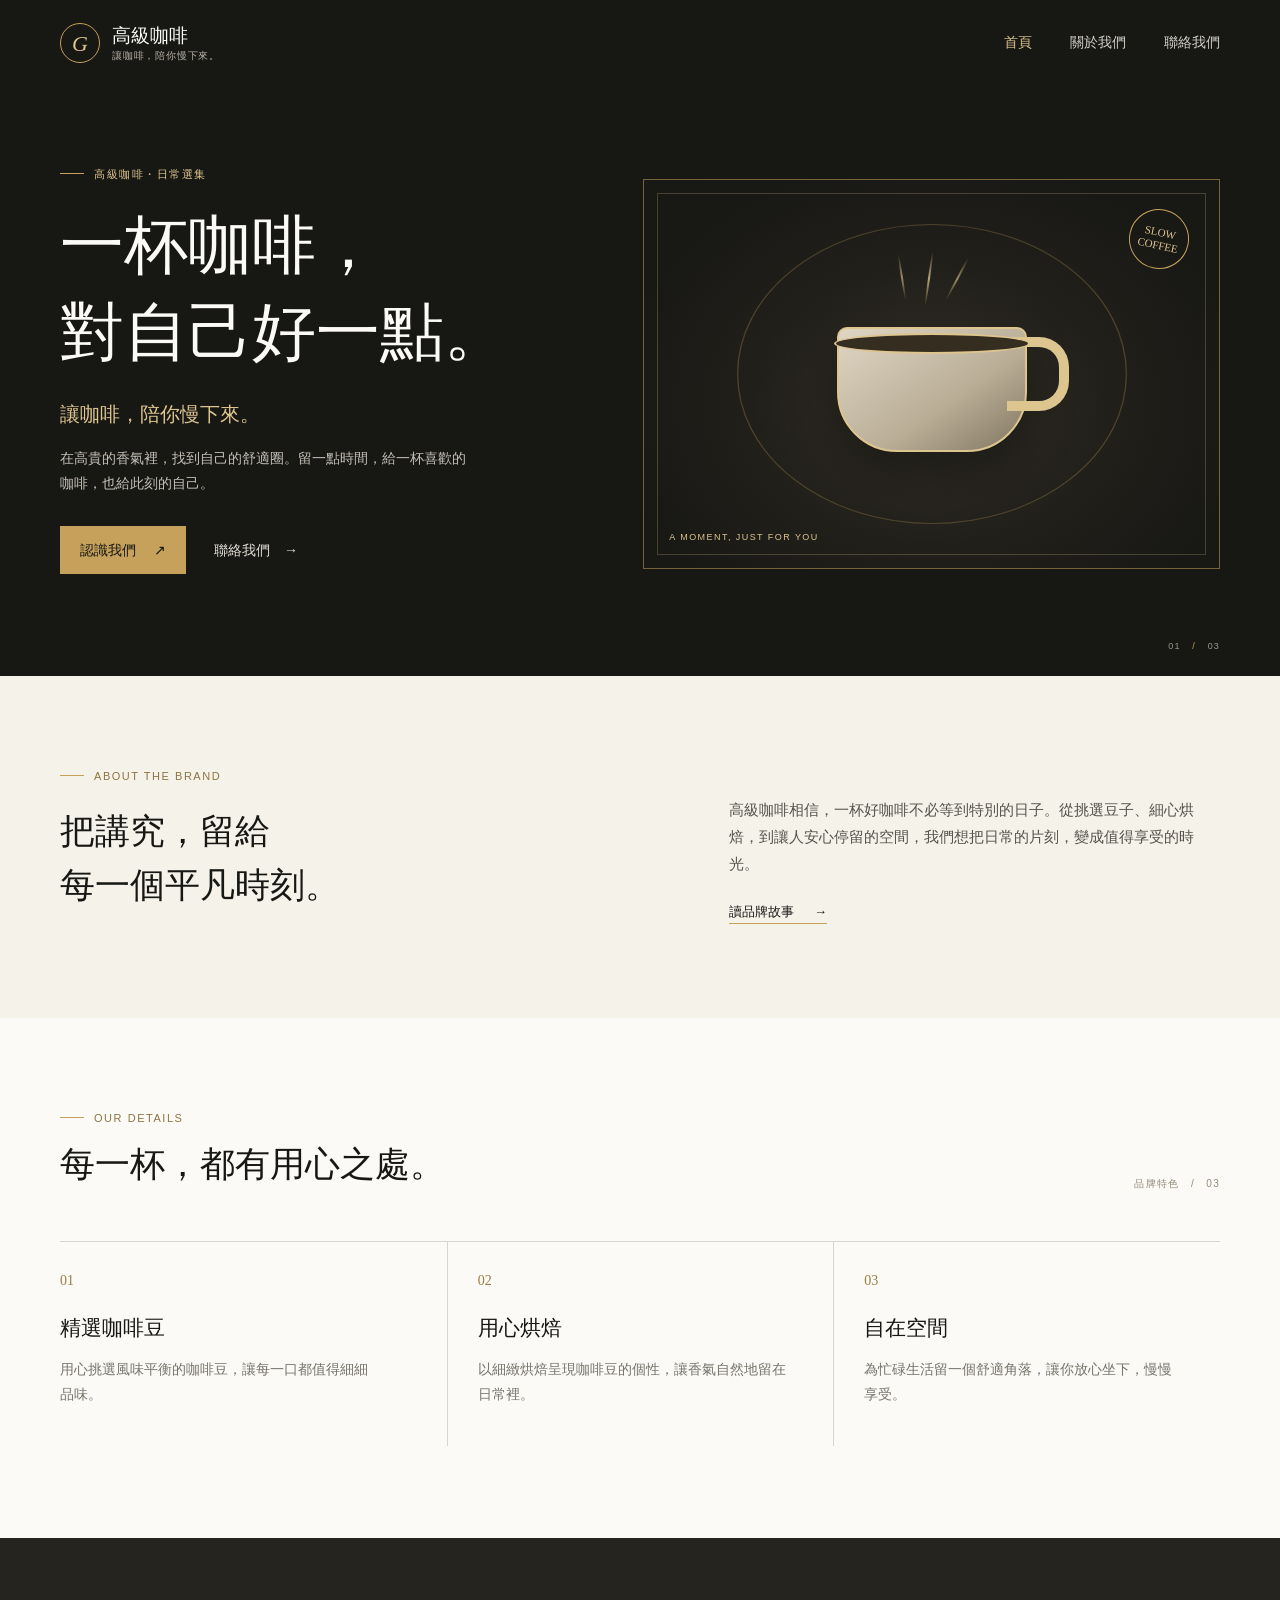
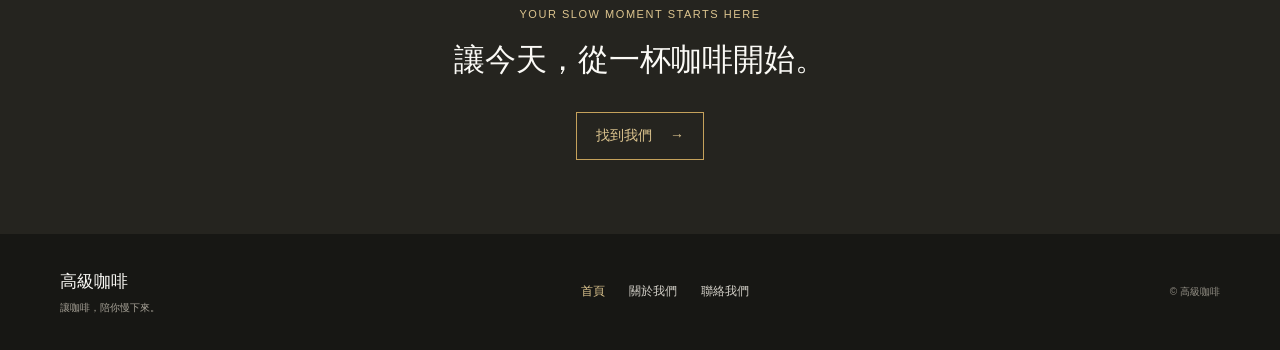
<file: pages/index.html>
<!doctype html>
<html lang="zh-Hant">
<head>
  <meta charset="utf-8">
  <meta name="viewport" content="width=device-width, initial-scale=1">
  <meta name="description" content="高級咖啡，以精選咖啡豆、用心烘焙與自在空間，陪你慢下來。">
  <title>高級咖啡｜讓咖啡，陪你慢下來</title>
  <link rel="stylesheet" href="assets/css/site.css">
  <script src="assets/js/site.js" defer></script>
</head>
<body>
  <a class="skip-link" href="#main">跳至主要內容</a>
  <header class="site-header">
    <div class="header-inner">
      <a class="brand" href="index.html" aria-label="高級咖啡首頁"><span class="brand-mark" aria-hidden="true">G</span><span class="brand-copy"><strong>高級咖啡</strong><small>讓咖啡，陪你慢下來。</small></span></a>
      <button class="menu-toggle" type="button" aria-expanded="false" aria-controls="site-nav" aria-label="開啟選單"><span></span><span></span><span></span></button>
      <nav class="site-nav" id="site-nav" aria-label="主要導覽"><a href="index.html" aria-current="page">首頁</a><a href="about.html">關於我們</a><a href="contact.html">聯絡我們</a></nav>
    </div>
  </header>
  <main id="main">
    <section class="home-hero">
      <div class="hero-inner">
        <div class="hero-copy"><p class="eyebrow"><span></span>高級咖啡・日常選集</p><h1>一杯咖啡，<br>對自己好一點。</h1><p class="hero-lede">讓咖啡，陪你慢下來。</p><p class="hero-note">在高貴的香氣裡，找到自己的舒適圈。留一點時間，給一杯喜歡的咖啡，也給此刻的自己。</p><div class="button-row"><a class="button button-gold" href="about.html">認識我們 <span aria-hidden="true">↗</span></a><a class="text-link" href="contact.html">聯絡我們　→</a></div></div>
        <div class="hero-art" role="img" aria-label="以金色線條和咖啡杯意象繪製的主視覺插畫"><span class="art-orbit" aria-hidden="true"></span><span class="art-stamp" aria-hidden="true">SLOW<br>COFFEE</span><span class="cup" aria-hidden="true"><span class="cup-steam"></span></span><span class="art-caption" aria-hidden="true">A MOMENT, JUST FOR YOU</span></div>
      </div><span class="hero-index" aria-hidden="true">01 <span>/</span> 03</span>
    </section>
    <section class="section-pad intro-section"><div class="section-heading"><p class="eyebrow eyebrow-dark"><span></span>ABOUT THE BRAND</p><h2>把講究，留給<br>每一個平凡時刻。</h2></div><div class="intro-copy"><p>高級咖啡相信，一杯好咖啡不必等到特別的日子。從挑選豆子、細心烘焙，到讓人安心停留的空間，我們想把日常的片刻，變成值得享受的時光。</p><a class="underlined-link" href="about.html">讀品牌故事 <span aria-hidden="true">→</span></a></div></section>
    <section class="section-pad features-section"><div class="section-topline"><div><p class="eyebrow eyebrow-dark"><span></span>OUR DETAILS</p><h2>每一杯，都有用心之處。</h2></div><span class="section-number">品牌特色　/　03</span></div><div class="feature-list"><article class="feature-item"><span class="feature-number">01</span><h3>精選咖啡豆</h3><p>用心挑選風味平衡的咖啡豆，讓每一口都值得細細品味。</p></article><article class="feature-item"><span class="feature-number">02</span><h3>用心烘焙</h3><p>以細緻烘焙呈現咖啡豆的個性，讓香氣自然地留在日常裡。</p></article><article class="feature-item"><span class="feature-number">03</span><h3>自在空間</h3><p>為忙碌生活留一個舒適角落，讓你放心坐下，慢慢享受。</p></article></div></section>
    <section class="closing-band"><p class="eyebrow">YOUR SLOW MOMENT STARTS HERE</p><h2>讓今天，從一杯咖啡開始。</h2><a class="button button-outline" href="contact.html">找到我們 <span aria-hidden="true">→</span></a></section>
  </main>
  <footer class="site-footer"><div class="footer-inner"><a class="footer-brand" href="index.html">高級咖啡<span>讓咖啡，陪你慢下來。</span></a><nav class="footer-nav" aria-label="頁尾導覽"><a href="index.html" aria-current="page">首頁</a><a href="about.html">關於我們</a><a href="contact.html">聯絡我們</a></nav><p class="copyright">© 高級咖啡</p></div></footer>
</body>
</html>
</file>
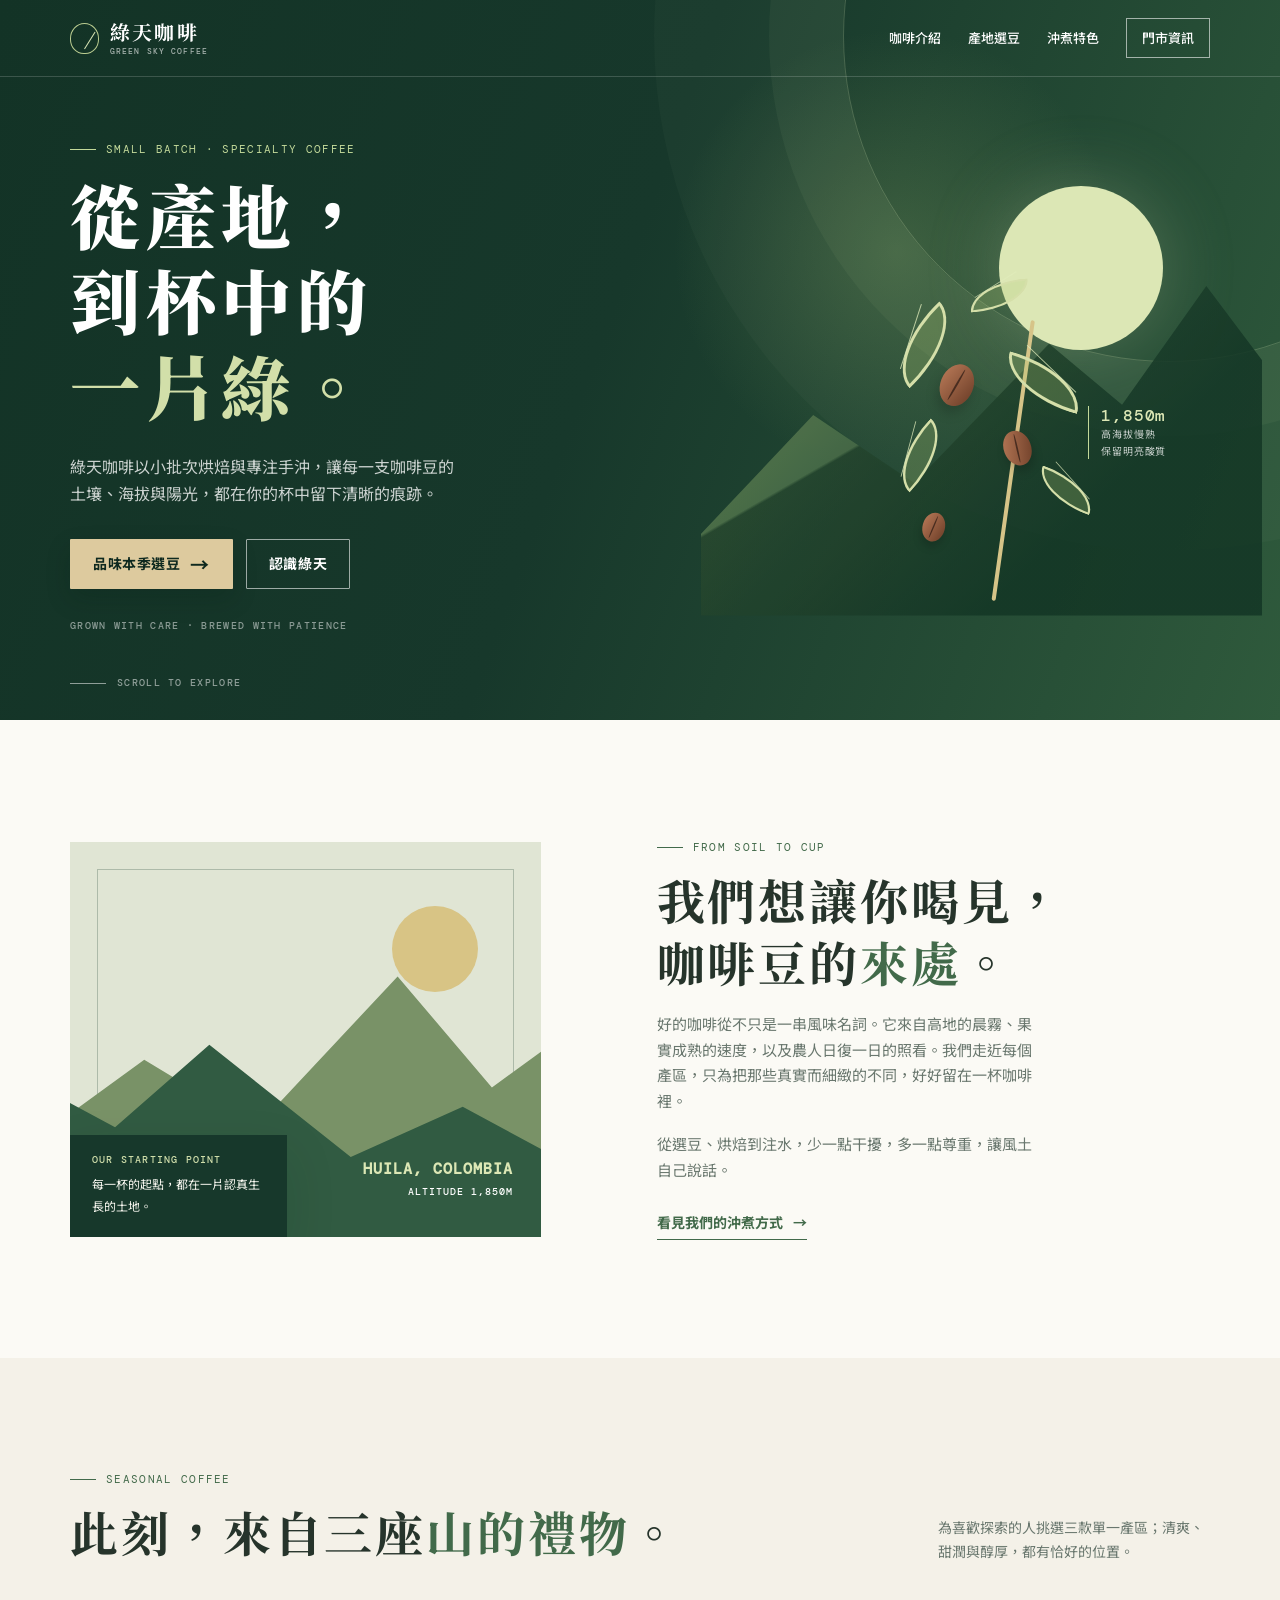
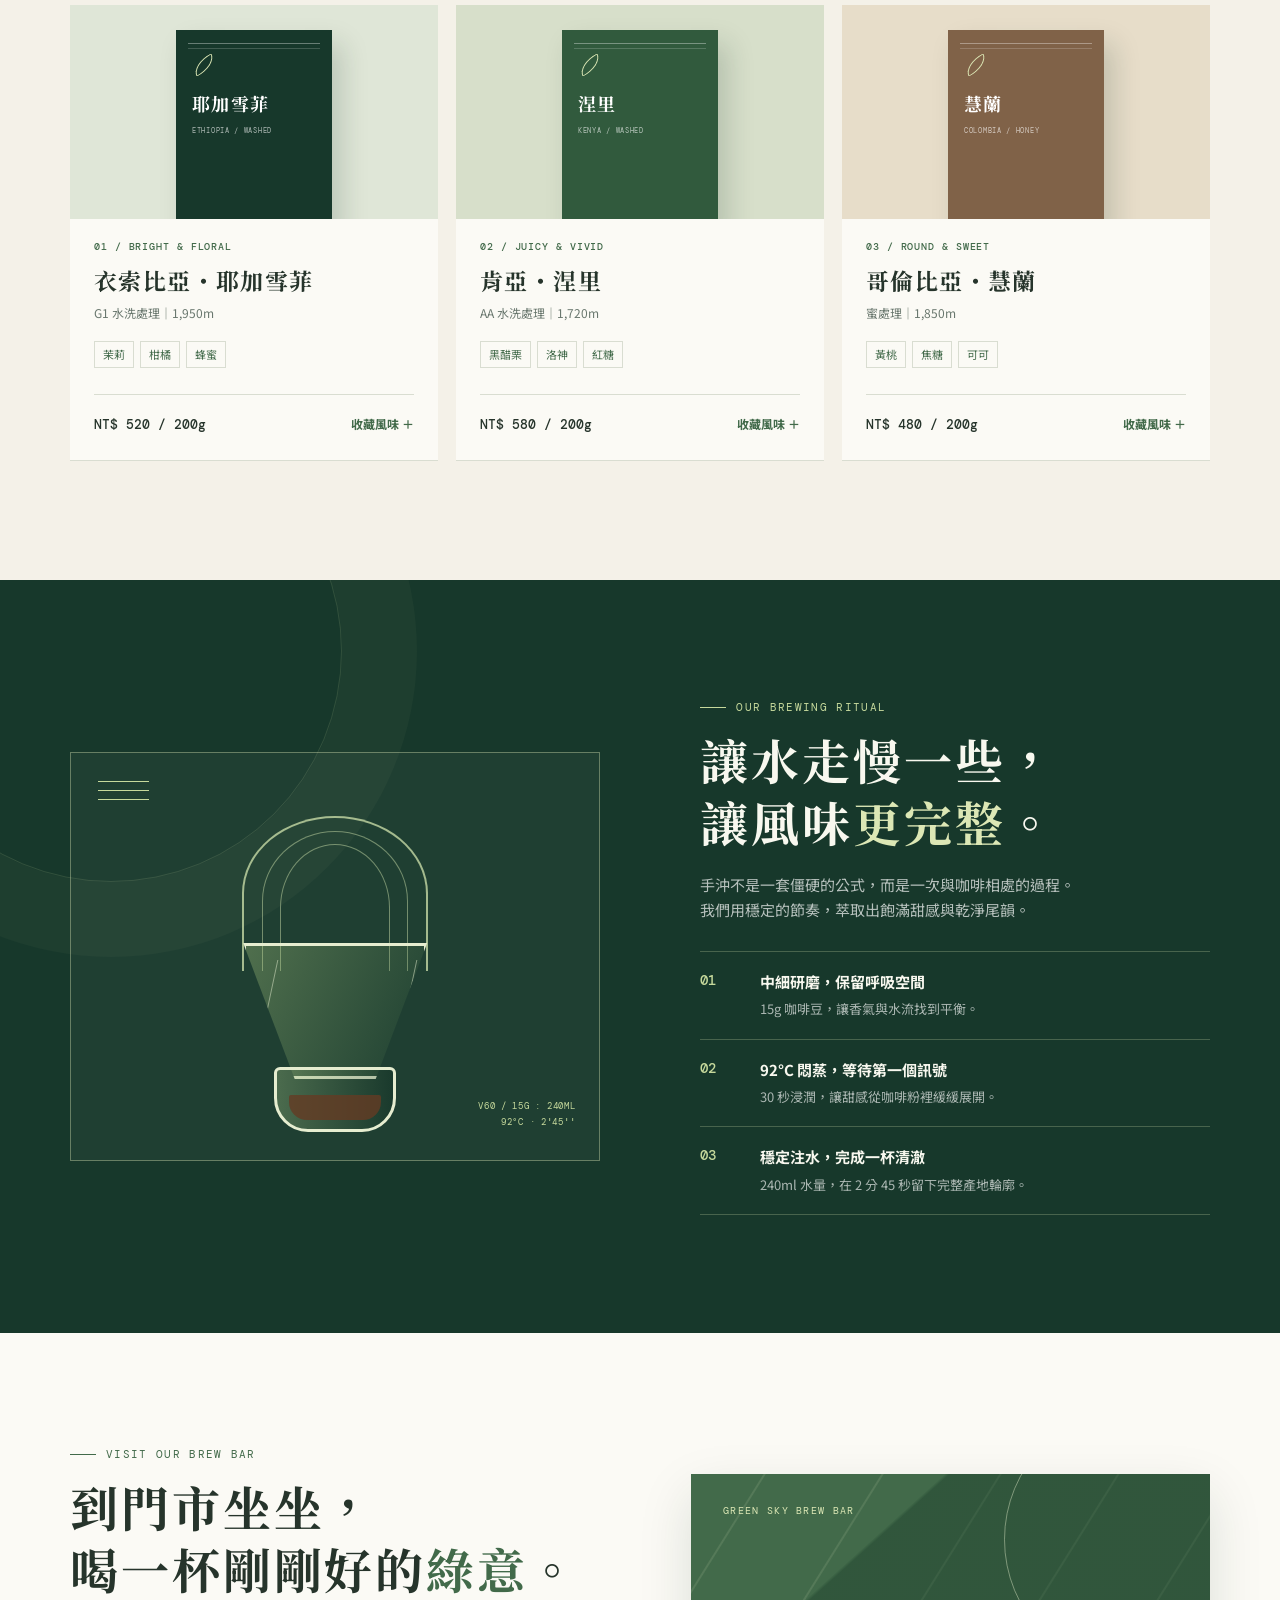
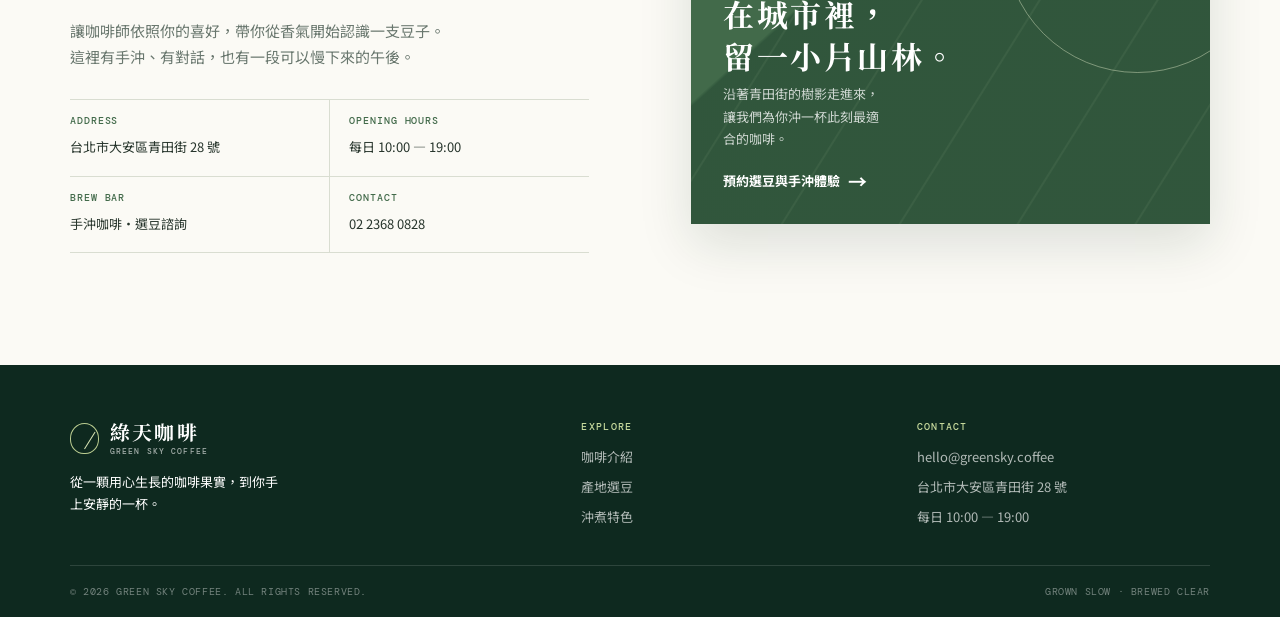
<file: refined/index.html>
<!DOCTYPE html>
<html lang="zh-Hant">
<head>
  <meta charset="UTF-8">
  <meta name="viewport" content="width=device-width, initial-scale=1.0">
  <meta name="description" content="綠天咖啡以小批次烘焙與手沖，讓每一支精品咖啡豆的產地風土清晰抵達杯中。">
  <title>綠天咖啡｜從產地，到杯中的一片綠</title>
  <link rel="preconnect" href="https://fonts.googleapis.com">
  <link rel="preconnect" href="https://fonts.gstatic.com" crossorigin>
  <link href="https://fonts.googleapis.com/css2?family=DM+Mono:wght@400;500&family=Noto+Sans+TC:wght@400;500;600;700&family=Noto+Serif+TC:wght@500;600;700;900&display=swap" rel="stylesheet">
  <style>
    :root {
      --forest: #17382b;
      --deep-forest: #0e291f;
      --moss: #426a4a;
      --leaf: #9aaa72;
      --cream: #f4f1e8;
      --paper: #fbfaf5;
      --oat: #ddca9e;
      --clay: #ad7655;
      --ink: #26342b;
      --muted: #69776e;
      --line: #d9ddd1;
      --shadow: 0 20px 50px rgba(18, 45, 32, .13);
    }

    * { box-sizing: border-box; }
    html { scroll-behavior: smooth; }
    body { margin: 0; background: var(--cream); color: var(--ink); font-family: "Noto Sans TC", sans-serif; line-height: 1.7; -webkit-font-smoothing: antialiased; }
    a { color: inherit; text-decoration: none; }
    button, input { font: inherit; }
    button { cursor: pointer; }
    .container { width: min(1140px, calc(100% - 52px)); margin: 0 auto; }
    .sr-only { position: absolute; width: 1px; height: 1px; overflow: hidden; clip: rect(0,0,0,0); white-space: nowrap; }
    .eyebrow { display: flex; align-items: center; gap: 10px; margin: 0 0 12px; color: var(--moss); font-family: "DM Mono", monospace; font-size: 11px; letter-spacing: .12em; }
    .eyebrow::before { content: ""; width: 26px; height: 1px; background: currentColor; }
    .title { margin: 0; font: 700 clamp(30px, 4vw, 48px)/1.3 "Noto Serif TC", serif; letter-spacing: .06em; }
    .title strong { color: var(--moss); font: inherit; }
    .copy { max-width: 48ch; margin: 18px 0 0; color: var(--muted); font-size: 15px; }
    .button { display: inline-flex; align-items: center; justify-content: center; gap: 10px; min-height: 50px; padding: 12px 22px; border: 1px solid transparent; border-radius: 1px; font-size: 14px; font-weight: 700; letter-spacing: .04em; transition: transform .2s ease, background .2s ease, color .2s ease, border-color .2s ease; }
    .button:hover { transform: translateY(-2px); }
    .button:focus-visible, a:focus-visible, button:focus-visible, input:focus-visible { outline: 3px solid #d3c66b; outline-offset: 3px; }
    .button-main { color: var(--deep-forest); background: var(--oat); box-shadow: 0 10px 24px rgba(7, 27, 18, .18); }
    .button-main:hover { background: #eddaac; }
    .button-light { border-color: rgba(255,255,255,.58); color: #fff; }
    .button-light:hover { background: rgba(255,255,255,.12); }
    .icon-arrow { font-size: 19px; line-height: 1; }

    /* Header */
    .header { position: absolute; z-index: 10; width: 100%; color: #fff; border-bottom: 1px solid rgba(255,255,255,.17); }
    .nav { display: flex; min-height: 76px; align-items: center; justify-content: space-between; }
    .brand { display: flex; align-items: center; gap: 11px; font: 700 20px/1 "Noto Serif TC", serif; letter-spacing: .11em; }
    .brand-symbol { position: relative; width: 29px; height: 31px; border: 1px solid #bbcd91; border-radius: 50% 50% 47% 47%; color: #d9e5b6; }
    .brand-symbol::before { content: ""; position: absolute; top: 5px; left: 13px; width: 1px; height: 20px; background: #d9e5b6; transform: rotate(32deg); transform-origin: bottom; }
    .brand small { display: block; margin-top: 5px; color: rgba(255,255,255,.63); font: 500 8px/1 "DM Mono", monospace; letter-spacing: .14em; }
    .nav-links { display: flex; align-items: center; gap: 27px; font-size: 13px; font-weight: 500; }
    .nav-links a { position: relative; padding: 6px 0; }
    .nav-links a:not(.nav-book)::after { content: ""; position: absolute; right: 0; bottom: 0; left: 0; height: 1px; background: var(--leaf); transform: scaleX(0); transform-origin: right; transition: transform .2s; }
    .nav-links a:not(.nav-book):hover::after { transform: scaleX(1); transform-origin: left; }
    .nav-book { padding: 8px 15px !important; border: 1px solid rgba(255,255,255,.58); }
    .nav-book:hover { color: var(--forest); background: #fff; }
    .menu-button { display: none; width: 40px; height: 40px; border: 0; color: #fff; background: transparent; font-size: 23px; }

    /* Hero */
    .hero { position: relative; min-height: 720px; overflow: hidden; color: #fff; background: var(--forest); }
    .hero::before { content: ""; position: absolute; inset: 0; background: radial-gradient(circle at 70% 35%, rgba(141,170,103,.28), transparent 22%), linear-gradient(110deg, #133326 0%, #17382b 47%, #2f5a3c 100%); }
    .hero::after { content: ""; position: absolute; top: -290px; right: -215px; width: 650px; height: 650px; border: 1px solid rgba(223,235,186,.22); border-radius: 50%; box-shadow: 0 0 0 74px rgba(223,235,186,.045), 0 0 0 189px rgba(223,235,186,.025); }
    .hero-grid { position: relative; z-index: 1; display: grid; grid-template-columns: 1.05fr .95fr; gap: 35px; align-items: center; min-height: 720px; padding: 126px 0 72px; }
    .hero .eyebrow { color: #c3d99a; }
    .hero h1 { max-width: 12ch; margin: 0; font: 900 clamp(43px, 5.5vw, 70px)/1.22 "Noto Serif TC", serif; letter-spacing: .08em; }
    .hero h1 em { color: #d2dfa9; font-style: normal; }
    .hero-lede { max-width: 43ch; margin: 26px 0 31px; color: rgba(255,255,255,.78); font-size: 16px; }
    .hero-actions { display: flex; flex-wrap: wrap; gap: 13px; }
    .hero-signature { margin: 29px 0 0; color: rgba(255,255,255,.5); font: 500 10px/1.6 "DM Mono", monospace; letter-spacing: .13em; }
    .hero-visual { position: relative; height: 453px; }
    .sun-disc { position: absolute; top: 25px; right: 9%; width: 164px; height: 164px; border-radius: 50%; background: #dce7b5; box-shadow: 0 0 72px rgba(220,231,181,.25); }
    .hill { position: absolute; right: -10%; bottom: -2px; width: 107%; height: 75%; clip-path: polygon(0 76%, 20% 41%, 38% 61%, 62% 20%, 75% 38%, 90% 3%, 100% 25%, 100% 100%, 0 100%); background: linear-gradient(136deg, #72905c, #244c36 69%); opacity: .88; }
    .hill::after { content: ""; position: absolute; inset: 0; background: linear-gradient(150deg, transparent 39%, rgba(8,38,25,.55) 39.5% 100%); }
    .coffee-plant { position: absolute; z-index: 2; right: 19%; bottom: 13px; width: 255px; height: 330px; transform: rotate(-4deg); }
    .stem { position: absolute; bottom: 0; left: 125px; width: 4px; height: 283px; border-radius: 4px; background: #d6c488; transform: rotate(12deg); transform-origin: bottom; }
    .leaf { position: absolute; width: 82px; height: 42px; border: 3px solid #d5dfa9; border-radius: 100% 0 100% 0; background: rgba(173,202,117,.26); }
    .leaf::after { content: ""; position: absolute; top: 50%; left: 4px; width: 68px; height: 1px; background: rgba(226,237,189,.78); transform: rotate(-28deg); transform-origin: left; }
    .leaf-a { top: 49px; left: 35px; transform: rotate(-40deg); }
    .leaf-b { top: 95px; right: 22px; transform: rotate(20deg) scaleX(-1); }
    .leaf-c { top: 159px; left: 23px; transform: rotate(-43deg) scale(.84); }
    .leaf-d { top: 204px; right: 7px; transform: rotate(24deg) scaleX(-1) scale(.74); }
    .leaf-e { top: 5px; right: 60px; transform: rotate(0deg) scale(.72); }
    .bean { position: absolute; z-index: 3; width: 33px; height: 43px; border-radius: 50%; background: linear-gradient(110deg, #b87957, #6d3e28); box-shadow: 0 8px 12px rgba(0,0,0,.17); }
    .bean::before { content: ""; position: absolute; top: 4px; bottom: 4px; left: 15px; width: 2px; border-radius: 50%; background: rgba(45,26,19,.72); transform: rotate(8deg); }
    .bean-1 { top: 91px; left: 89px; transform: rotate(26deg); }
    .bean-2 { top: 158px; right: 77px; transform: rotate(-17deg) scale(.83); }
    .bean-3 { top: 231px; left: 56px; transform: rotate(19deg) scale(.68); }
    .origin-tag { position: absolute; z-index: 3; top: 52%; right: -2%; width: 132px; padding-left: 12px; border-left: 1px solid #c3d99a; color: rgba(255,255,255,.76); font-size: 10px; line-height: 1.7; letter-spacing: .08em; }
    .origin-tag b { display: block; color: #dce7b5; font: 500 16px/1.2 "DM Mono", monospace; }
    .scroll-hint { position: absolute; bottom: 22px; left: max(26px, calc((100% - 1140px) / 2)); z-index: 2; display: flex; gap: 11px; align-items: center; color: rgba(255,255,255,.52); font: 500 10px/1 "DM Mono", monospace; letter-spacing: .13em; }
    .scroll-hint::before { content: ""; width: 36px; height: 1px; background: currentColor; }

    /* Story */
    .story { padding: 118px 0; background: var(--paper); }
    .story-grid { display: grid; grid-template-columns: .92fr 1.08fr; gap: clamp(46px, 9vw, 120px); align-items: center; }
    .origin-window { position: relative; min-height: 395px; overflow: hidden; background: #e0e5d4; }
    .origin-window::before { content: ""; position: absolute; inset: 27px; border: 1px solid rgba(23,56,43,.25); }
    .origin-sun { position: absolute; top: 64px; right: 63px; width: 86px; height: 86px; border-radius: 50%; background: #d8c485; }
    .origin-hill-one, .origin-hill-two { position: absolute; right: -12%; bottom: -2%; left: -13%; clip-path: polygon(0 72%, 23% 40%, 42% 62%, 66% 13%, 82% 49%, 100% 24%, 100% 100%, 0 100%); }
    .origin-hill-one { height: 78%; background: #799267; }
    .origin-hill-two { height: 58%; background: #315b42; transform: scaleX(-1); }
    .origin-label { position: absolute; z-index: 2; right: 28px; bottom: 27px; color: #fff; font: 500 10px/1.7 "DM Mono", monospace; letter-spacing: .1em; text-align: right; }
    .origin-label b { display: block; color: #dce7b5; font-size: 15px; }
    .story-note { position: absolute; z-index: 3; bottom: 0; left: 0; width: 217px; padding: 20px 22px; color: #f9f8f1; background: var(--forest); box-shadow: var(--shadow); }
    .story-note b { display: block; margin-bottom: 8px; color: #cfddaa; font: 500 10px/1 "DM Mono", monospace; letter-spacing: .12em; }
    .story-note p { margin: 0; font-size: 12px; line-height: 1.8; }
    .story-link { display: inline-flex; gap: 10px; margin-top: 29px; padding-bottom: 4px; border-bottom: 1px solid var(--moss); color: var(--moss); font-size: 14px; font-weight: 700; }

    /* Selection */
    .selection { padding: 112px 0 120px; background: var(--cream); }
    .section-head { display: flex; align-items: end; justify-content: space-between; gap: 30px; margin-bottom: 42px; }
    .section-head .copy { max-width: 34ch; margin: 0; font-size: 14px; }
    .coffee-grid { display: grid; grid-template-columns: repeat(3, 1fr); gap: 18px; }
    .coffee-card { display: flex; flex-direction: column; min-height: 455px; background: var(--paper); box-shadow: 0 1px 0 var(--line); transition: transform .25s ease, box-shadow .25s ease; }
    .coffee-card:hover { transform: translateY(-6px); box-shadow: var(--shadow); }
    .bag-visual { position: relative; height: 214px; overflow: hidden; background: #dfe6d7; }
    .coffee-card:nth-child(2) .bag-visual { background: #d7dfca; }
    .coffee-card:nth-child(3) .bag-visual { background: #e7ddc9; }
    .bag { position: absolute; right: 50%; bottom: -10px; width: 156px; height: 199px; padding: 28px 16px; color: #fff; background: var(--forest); box-shadow: 10px 14px 25px rgba(20,50,36,.17); transform: translateX(50%); }
    .coffee-card:nth-child(2) .bag { background: #315a3d; }
    .coffee-card:nth-child(3) .bag { background: #806248; }
    .bag::before { content: ""; position: absolute; top: 13px; right: 12px; left: 12px; height: 1px; background: rgba(255,255,255,.35); box-shadow: 0 5px 0 rgba(255,255,255,.18); }
    .bag .mini-leaf { display: block; width: 24px; height: 14px; margin-bottom: 19px; border: 1px solid #dce7b5; border-radius: 100% 0; transform: rotate(-28deg); }
    .bag .bag-name { position: relative; z-index: 1; font: 700 18px/1.3 "Noto Serif TC", serif; letter-spacing: .07em; }
    .bag .bag-origin { display: block; margin-top: 7px; color: rgba(255,255,255,.65); font: 400 7px/1.4 "DM Mono", monospace; letter-spacing: .1em; }
    .card-body { display: flex; flex: 1; flex-direction: column; padding: 23px 24px 22px; }
    .card-index { color: var(--moss); font: 500 10px/1 "DM Mono", monospace; letter-spacing: .09em; }
    .card-body h3 { margin: 13px 0 5px; font: 700 23px/1.4 "Noto Serif TC", serif; letter-spacing: .06em; }
    .card-origin { margin: 0; color: var(--muted); font-size: 12px; }
    .flavour { display: flex; flex-wrap: wrap; gap: 6px; margin: 18px 0 auto; }
    .flavour span { padding: 3px 8px; border: 1px solid var(--line); color: var(--moss); font-size: 11px; }
    .card-footer { display: flex; align-items: center; justify-content: space-between; gap: 12px; margin-top: 20px; padding-top: 15px; border-top: 1px solid var(--line); }
    .price { font: 500 13px/1 "DM Mono", monospace; }
    .save-button { padding: 4px 0; border: 0; color: var(--moss); background: transparent; font-size: 12px; font-weight: 700; }
    .save-button:hover { color: var(--clay); }

    /* Brew */
    .brew { position: relative; overflow: hidden; padding: 118px 0; color: #f8f8ef; background: var(--forest); }
    .brew::before { content: ""; position: absolute; top: -160px; left: -120px; width: 460px; height: 460px; border: 1px solid rgba(211,227,166,.14); border-radius: 50%; box-shadow: 0 0 0 75px rgba(211,227,166,.035); }
    .brew-grid { position: relative; z-index: 1; display: grid; grid-template-columns: 1.02fr .98fr; gap: clamp(45px, 8vw, 100px); align-items: center; }
    .brew .eyebrow { color: #c6d99c; }
    .brew .title strong { color: #dce7b5; }
    .brew .copy { color: rgba(255,255,255,.69); }
    .brew-drawing { position: relative; min-height: 409px; border: 1px solid rgba(220,231,181,.38); background: rgba(255,255,255,.035); }
    .brew-drawing::before { content: ""; position: absolute; top: 28px; left: 27px; width: 51px; height: 1px; background: #c6d99c; box-shadow: 0 9px 0 #c6d99c, 0 18px 0 #c6d99c; }
    .water-lines { position: absolute; top: 63px; left: 50%; width: 186px; height: 155px; border: 2px solid rgba(210,228,174,.75); border-bottom: 0; border-radius: 50% 50% 0 0; transform: translateX(-50%); }
    .water-lines::before, .water-lines::after { content: ""; position: absolute; top: 13px; right: 18px; bottom: 0; left: 18px; border: 1px solid rgba(210,228,174,.48); border-bottom: 0; border-radius: 50% 50% 0 0; }
    .water-lines::after { top: 26px; right: 36px; left: 36px; }
    .dripper { position: absolute; bottom: 81px; left: 50%; width: 184px; height: 136px; border: 3px solid #e6edd0; background: linear-gradient(115deg, rgba(173,203,129,.34), rgba(30,74,48,.14)); clip-path: polygon(0 0,100% 0,72% 100%,28% 100%); transform: translateX(-50%); }
    .dripper::before { content: ""; position: absolute; top: 14px; right: 19px; bottom: 0; left: 19px; border-left: 1px solid rgba(230,237,208,.5); border-right: 1px solid rgba(230,237,208,.5); transform: skewX(-12deg); }
    .server { position: absolute; bottom: 28px; left: 50%; width: 122px; height: 65px; border: 3px solid #e6edd0; border-radius: 6px 6px 34px 34px; background: linear-gradient(90deg, rgba(160,192,130,.34), rgba(9,41,27,.24)); transform: translateX(-50%); }
    .server::after { content: ""; position: absolute; right: 12px; bottom: 9px; left: 12px; height: 25px; border-radius: 2px 2px 18px 18px; background: rgba(100,59,35,.8); }
    .brew-caption { position: absolute; right: 24px; bottom: 21px; color: #c6d99c; font: 400 9px/1.8 "DM Mono", monospace; letter-spacing: .08em; text-align: right; }
    .method-list { display: grid; gap: 0; margin: 28px 0 0; padding: 0; list-style: none; }
    .method-list li { display: grid; grid-template-columns: 45px 1fr; gap: 15px; padding: 17px 0; border-top: 1px solid rgba(220,231,181,.25); }
    .method-list li:last-child { border-bottom: 1px solid rgba(220,231,181,.25); }
    .method-no { color: #c6d99c; font: 500 14px/1.7 "DM Mono", monospace; }
    .method-text b { display: block; font-size: 15px; }
    .method-text span { color: rgba(255,255,255,.64); font-size: 13px; }

    /* Visit */
    .visit { padding: 112px 0; background: var(--paper); }
    .visit-grid { display: grid; grid-template-columns: 1fr 1fr; gap: clamp(42px, 8vw, 105px); align-items: center; }
    .store-card { position: relative; min-height: 350px; overflow: hidden; color: #fff; background: var(--moss); box-shadow: var(--shadow); }
    .store-card::before { content: ""; position: absolute; inset: 0; opacity: .68; background: linear-gradient(138deg, transparent 28%, rgba(11,45,30,.46) 28.5% 100%), repeating-linear-gradient(122deg, transparent 0 61px, rgba(224,235,195,.18) 62px 63px, transparent 64px 100px); }
    .store-card::after { content: ""; position: absolute; top: -68px; right: -61px; width: 265px; height: 265px; border: 1px solid rgba(227,237,203,.44); border-radius: 50%; }
    .store-inner { position: relative; z-index: 1; display: flex; min-height: 350px; flex-direction: column; padding: 32px; }
    .store-kicker { margin: 0; color: #dce7b5; font: 400 10px/1 "DM Mono", monospace; letter-spacing: .13em; }
    .store-inner h3 { margin: auto 0 7px; font: 700 31px/1.35 "Noto Serif TC", serif; letter-spacing: .08em; }
    .store-inner p:not(.store-kicker) { max-width: 23ch; margin: 0; color: rgba(255,255,255,.76); font-size: 13px; }
    .store-link { display: inline-flex; align-items: center; gap: 8px; margin-top: 20px; color: #fff; font-size: 13px; font-weight: 700; }
    .details { display: grid; grid-template-columns: repeat(2, 1fr); gap: 0; margin: 30px 0 0; }
    .detail { padding: 16px 0; border-top: 1px solid var(--line); }
    .detail:nth-last-child(-n+2) { border-bottom: 1px solid var(--line); }
    .detail:nth-child(odd) { padding-right: 19px; }
    .detail:nth-child(even) { padding-left: 19px; border-left: 1px solid var(--line); }
    .detail b { display: block; margin-bottom: 6px; color: var(--moss); font: 500 10px/1 "DM Mono", monospace; letter-spacing: .09em; }
    .detail span { font-size: 13px; }

    /* Footer and small UI */
    footer { color: rgba(255,255,255,.68); background: var(--deep-forest); }
    .footer-grid { display: grid; grid-template-columns: 1.6fr 1fr 1fr; gap: 42px; padding: 57px 0 37px; }
    .footer-brand { color: #fff; }
    .footer-brand p { max-width: 30ch; margin: 16px 0 0; font-size: 13px; }
    .footer-heading { margin: 0 0 14px; color: #c6d99c; font: 500 10px/1 "DM Mono", monospace; letter-spacing: .13em; }
    .footer-list { margin: 0; padding: 0; list-style: none; font-size: 13px; }
    .footer-list li + li { margin-top: 8px; }
    .footer-list a:hover { color: #fff; }
    .footer-bottom { display: flex; justify-content: space-between; gap: 20px; padding: 18px 0; border-top: 1px solid rgba(255,255,255,.13); color: rgba(255,255,255,.42); font: 400 10px/1.5 "DM Mono", monospace; letter-spacing: .06em; }
    .toast { position: fixed; right: 22px; bottom: 22px; z-index: 30; max-width: min(340px, calc(100% - 44px)); padding: 13px 17px; border-left: 3px solid var(--oat); color: #fff; background: var(--deep-forest); box-shadow: var(--shadow); font-size: 13px; opacity: 0; pointer-events: none; transform: translateY(12px); transition: opacity .23s ease, transform .23s ease; }
    .toast.show { opacity: 1; transform: translateY(0); }
    .reveal { opacity: 0; transform: translateY(18px); transition: opacity .65s ease, transform .65s ease; }
    .reveal.in { opacity: 1; transform: translateY(0); }

    @media (max-width: 840px) {
      .nav { min-height: 68px; }
      .menu-button { display: block; }
      .nav-links { position: absolute; top: 68px; right: 0; left: 0; display: grid; gap: 0; max-height: 0; overflow: hidden; background: #112f23; transition: max-height .28s ease; }
      .nav-links.open { max-height: 300px; border-top: 1px solid rgba(255,255,255,.14); }
      .nav-links a { padding: 13px 26px; border-bottom: 1px solid rgba(255,255,255,.1); }
      .nav-links .nav-book { margin: 10px 26px; text-align: center; }
      .hero, .hero-grid { min-height: 725px; }
      .hero-grid { grid-template-columns: 1fr; padding-top: 110px; }
      .hero-visual { height: 280px; margin-top: -40px; }
      .sun-disc { top: 8px; right: 14%; width: 118px; height: 118px; }
      .hill { width: 86%; height: 97%; }
      .coffee-plant { right: 16%; bottom: -24px; transform: scale(.75) rotate(-4deg); transform-origin: bottom right; }
      .origin-tag { top: 45%; right: 1%; }
      .story-grid, .brew-grid, .visit-grid { grid-template-columns: 1fr; }
      .origin-window { max-width: 560px; width: 100%; }
      .coffee-grid { grid-template-columns: repeat(2, 1fr); }
      .coffee-card:last-child { grid-column: span 2; }
      .footer-grid { grid-template-columns: 1.4fr 1fr; }
      .footer-brand { grid-column: span 2; }
    }

    @media (max-width: 570px) {
      .container { width: min(100% - 34px, 1140px); }
      .hero, .hero-grid { min-height: 680px; }
      .hero-grid { padding-top: 99px; padding-bottom: 44px; }
      .hero h1 { font-size: 40px; }
      .hero-lede { margin: 19px 0 23px; font-size: 14px; }
      .hero-visual { height: 238px; }
      .origin-tag { display: none; }
      .scroll-hint { bottom: 12px; left: 17px; }
      .story, .selection, .brew, .visit { padding: 76px 0; }
      .origin-window { min-height: 335px; }
      .story-note { width: 190px; padding: 16px; }
      .section-head { display: block; }
      .section-head .copy { margin-top: 15px; }
      .coffee-grid { grid-template-columns: 1fr; }
      .coffee-card:last-child { grid-column: auto; }
      .brew-drawing { min-height: 325px; }
      .water-lines { transform: translateX(-50%) scale(.82); transform-origin: top; }
      .dripper { transform: translateX(-50%) scale(.8); transform-origin: bottom; }
      .server { transform: translateX(-50%) scale(.8); transform-origin: bottom; }
      .details { grid-template-columns: 1fr; }
      .detail, .detail:nth-last-child(-n+2) { border-bottom: 0; }
      .detail:first-child { border-top: 1px solid var(--line); }
      .detail:last-child { border-bottom: 1px solid var(--line); }
      .detail:nth-child(even) { padding-left: 0; border-left: 0; }
      .footer-grid { grid-template-columns: 1fr; gap: 30px; }
      .footer-brand { grid-column: auto; }
      .footer-bottom { display: block; }
      .footer-bottom span + span { display: block; margin-top: 6px; }
    }

    @media (prefers-reduced-motion: reduce) {
      html { scroll-behavior: auto; }
      *, *::before, *::after { transition-duration: .01ms !important; animation-duration: .01ms !important; }
      .reveal { opacity: 1; transform: none; }
    }
  </style>
</head>
<body>
  <header class="header" id="top">
    <nav class="nav container" aria-label="主要導覽">
      <a class="brand" href="#top" aria-label="回到綠天咖啡首頁"><span class="brand-symbol" aria-hidden="true"></span><span>綠天咖啡<small>GREEN SKY COFFEE</small></span></a>
      <button class="menu-button" type="button" aria-label="開啟導覽選單" aria-expanded="false" aria-controls="navLinks">☰</button>
      <div class="nav-links" id="navLinks">
        <a href="#story">咖啡介紹</a>
        <a href="#selection">產地選豆</a>
        <a href="#brew">沖煮特色</a>
        <a class="nav-book" href="#visit">門市資訊</a>
      </div>
    </nav>
  </header>

  <main>
    <section class="hero" aria-labelledby="heroTitle">
      <div class="hero-grid container">
        <div class="reveal">
          <p class="eyebrow">SMALL BATCH · SPECIALTY COFFEE</p>
          <h1 id="heroTitle">從產地，<br>到杯中的<br><em>一片綠。</em></h1>
          <p class="hero-lede">綠天咖啡以小批次烘焙與專注手沖，讓每一支咖啡豆的土壤、海拔與陽光，都在你的杯中留下清晰的痕跡。</p>
          <div class="hero-actions"><a class="button button-main" href="#selection">品味本季選豆 <span class="icon-arrow">→</span></a><a class="button button-light" href="#story">認識綠天</a></div>
          <p class="hero-signature">GROWN WITH CARE · BREWED WITH PATIENCE</p>
        </div>
        <div class="hero-visual" aria-hidden="true">
          <div class="sun-disc"></div><div class="hill"></div>
          <div class="coffee-plant"><span class="stem"></span><span class="leaf leaf-a"></span><span class="leaf leaf-b"></span><span class="leaf leaf-c"></span><span class="leaf leaf-d"></span><span class="leaf leaf-e"></span><span class="bean bean-1"></span><span class="bean bean-2"></span><span class="bean bean-3"></span></div>
          <p class="origin-tag"><b>1,850m</b>高海拔慢熟<br>保留明亮酸質</p>
        </div>
      </div>
      <p class="scroll-hint">SCROLL TO EXPLORE</p>
    </section>

    <section class="story" id="story" aria-labelledby="storyTitle">
      <div class="story-grid container">
        <div class="origin-window reveal" aria-hidden="true"><div class="origin-sun"></div><div class="origin-hill-one"></div><div class="origin-hill-two"></div><p class="origin-label"><b>HUILA, COLOMBIA</b>ALTITUDE 1,850M</p><div class="story-note"><b>OUR STARTING POINT</b><p>每一杯的起點，都在一片認真生長的土地。</p></div></div>
        <div class="reveal">
          <p class="eyebrow">FROM SOIL TO CUP</p>
          <h2 class="title" id="storyTitle">我們想讓你喝見，<br>咖啡豆的<strong>來處</strong>。</h2>
          <p class="copy">好的咖啡從不只是一串風味名詞。它來自高地的晨霧、果實成熟的速度，以及農人日復一日的照看。我們走近每個產區，只為把那些真實而細緻的不同，好好留在一杯咖啡裡。</p>
          <p class="copy">從選豆、烘焙到注水，少一點干擾，多一點尊重，讓風土自己說話。</p>
          <a class="story-link" href="#brew">看見我們的沖煮方式 <span>→</span></a>
        </div>
      </div>
    </section>

    <section class="selection" id="selection" aria-labelledby="selectionTitle">
      <div class="container">
        <div class="section-head reveal"><div><p class="eyebrow">SEASONAL COFFEE</p><h2 class="title" id="selectionTitle">此刻，來自三座<strong>山的禮物</strong>。</h2></div><p class="copy">為喜歡探索的人挑選三款單一產區；清爽、甜潤與醇厚，都有恰好的位置。</p></div>
        <div class="coffee-grid">
          <article class="coffee-card reveal">
            <div class="bag-visual" aria-hidden="true"><div class="bag"><span class="mini-leaf"></span><b class="bag-name">耶加雪菲</b><span class="bag-origin">ETHIOPIA / WASHED</span></div></div>
            <div class="card-body"><span class="card-index">01 / BRIGHT &amp; FLORAL</span><h3>衣索比亞・耶加雪菲</h3><p class="card-origin">G1 水洗處理｜1,950m</p><div class="flavour"><span>茉莉</span><span>柑橘</span><span>蜂蜜</span></div><div class="card-footer"><span class="price">NT$ 520 / 200g</span><button class="save-button" type="button" data-coffee="衣索比亞・耶加雪菲">收藏風味 ＋</button></div></div>
          </article>
          <article class="coffee-card reveal">
            <div class="bag-visual" aria-hidden="true"><div class="bag"><span class="mini-leaf"></span><b class="bag-name">涅里</b><span class="bag-origin">KENYA / WASHED</span></div></div>
            <div class="card-body"><span class="card-index">02 / JUICY &amp; VIVID</span><h3>肯亞・涅里</h3><p class="card-origin">AA 水洗處理｜1,720m</p><div class="flavour"><span>黑醋栗</span><span>洛神</span><span>紅糖</span></div><div class="card-footer"><span class="price">NT$ 580 / 200g</span><button class="save-button" type="button" data-coffee="肯亞・涅里">收藏風味 ＋</button></div></div>
          </article>
          <article class="coffee-card reveal">
            <div class="bag-visual" aria-hidden="true"><div class="bag"><span class="mini-leaf"></span><b class="bag-name">慧蘭</b><span class="bag-origin">COLOMBIA / HONEY</span></div></div>
            <div class="card-body"><span class="card-index">03 / ROUND &amp; SWEET</span><h3>哥倫比亞・慧蘭</h3><p class="card-origin">蜜處理｜1,850m</p><div class="flavour"><span>黃桃</span><span>焦糖</span><span>可可</span></div><div class="card-footer"><span class="price">NT$ 480 / 200g</span><button class="save-button" type="button" data-coffee="哥倫比亞・慧蘭">收藏風味 ＋</button></div></div>
          </article>
        </div>
      </div>
    </section>

    <section class="brew" id="brew" aria-labelledby="brewTitle">
      <div class="brew-grid container">
        <div class="brew-drawing reveal" aria-hidden="true"><div class="water-lines"></div><div class="dripper"></div><div class="server"></div><p class="brew-caption">V60 / 15G : 240ML<br>92°C · 2'45''</p></div>
        <div class="reveal">
          <p class="eyebrow">OUR BREWING RITUAL</p>
          <h2 class="title" id="brewTitle">讓水走慢一些，<br>讓風味<strong>更完整</strong>。</h2>
          <p class="copy">手沖不是一套僵硬的公式，而是一次與咖啡相處的過程。我們用穩定的節奏，萃取出飽滿甜感與乾淨尾韻。</p>
          <ol class="method-list">
            <li><span class="method-no">01</span><span class="method-text"><b>中細研磨，保留呼吸空間</b><span>15g 咖啡豆，讓香氣與水流找到平衡。</span></span></li>
            <li><span class="method-no">02</span><span class="method-text"><b>92°C 悶蒸，等待第一個訊號</b><span>30 秒浸潤，讓甜感從咖啡粉裡緩緩展開。</span></span></li>
            <li><span class="method-no">03</span><span class="method-text"><b>穩定注水，完成一杯清澈</b><span>240ml 水量，在 2 分 45 秒留下完整產地輪廓。</span></span></li>
          </ol>
        </div>
      </div>
    </section>

    <section class="visit" id="visit" aria-labelledby="visitTitle">
      <div class="visit-grid container">
        <div class="reveal"><p class="eyebrow">VISIT OUR BREW BAR</p><h2 class="title" id="visitTitle">到門市坐坐，<br>喝一杯剛剛好的<strong>綠意</strong>。</h2><p class="copy">讓咖啡師依照你的喜好，帶你從香氣開始認識一支豆子。這裡有手沖、有對話，也有一段可以慢下來的午後。</p><div class="details"><div class="detail"><b>ADDRESS</b><span>台北市大安區青田街 28 號</span></div><div class="detail"><b>OPENING HOURS</b><span>每日 10:00 — 19:00</span></div><div class="detail"><b>BREW BAR</b><span>手沖咖啡・選豆諮詢</span></div><div class="detail"><b>CONTACT</b><span>02 2368 0828</span></div></div></div>
        <aside class="store-card reveal" aria-label="綠天咖啡門市資訊卡"><div class="store-inner"><p class="store-kicker">GREEN SKY BREW BAR</p><h3>在城市裡，<br>留一小片山林。</h3><p>沿著青田街的樹影走進來，讓我們為你沖一杯此刻最適合的咖啡。</p><a class="store-link" href="mailto:hello@greensky.coffee">預約選豆與手沖體驗 <span class="icon-arrow">→</span></a></div></aside>
      </div>
    </section>
  </main>

  <footer>
    <div class="footer-grid container">
      <div class="footer-brand"><a class="brand" href="#top"><span class="brand-symbol" aria-hidden="true"></span><span>綠天咖啡<small>GREEN SKY COFFEE</small></span></a><p>從一顆用心生長的咖啡果實，到你手上安靜的一杯。</p></div>
      <div><p class="footer-heading">EXPLORE</p><ul class="footer-list"><li><a href="#story">咖啡介紹</a></li><li><a href="#selection">產地選豆</a></li><li><a href="#brew">沖煮特色</a></li></ul></div>
      <div><p class="footer-heading">CONTACT</p><ul class="footer-list"><li><a href="mailto:hello@greensky.coffee">hello@greensky.coffee</a></li><li>台北市大安區青田街 28 號</li><li>每日 10:00 — 19:00</li></ul></div>
    </div>
    <div class="footer-bottom container"><span>© 2026 GREEN SKY COFFEE. ALL RIGHTS RESERVED.</span><span>GROWN SLOW · BREWED CLEAR</span></div>
  </footer>

  <div class="toast" id="toast" role="status" aria-live="polite"></div>
  <script>
    const menuButton = document.querySelector('.menu-button');
    const navLinks = document.getElementById('navLinks');
    menuButton.addEventListener('click', () => {
      const opened = navLinks.classList.toggle('open');
      menuButton.setAttribute('aria-expanded', String(opened));
      menuButton.setAttribute('aria-label', opened ? '關閉導覽選單' : '開啟導覽選單');
      menuButton.textContent = opened ? '×' : '☰';
    });
    navLinks.querySelectorAll('a').forEach(link => link.addEventListener('click', () => {
      navLinks.classList.remove('open');
      menuButton.setAttribute('aria-expanded', 'false');
      menuButton.setAttribute('aria-label', '開啟導覽選單');
      menuButton.textContent = '☰';
    }));

    const toast = document.getElementById('toast');
    let toastTimer;
    function showToast(message) {
      window.clearTimeout(toastTimer);
      toast.textContent = message;
      toast.classList.add('show');
      toastTimer = window.setTimeout(() => toast.classList.remove('show'), 2600);
    }
    document.querySelectorAll('[data-coffee]').forEach(button => button.addEventListener('click', () => {
      showToast(`已收藏「${button.dataset.coffee}」，下次來門市時可以問問它。`);
    }));

    const reducedMotion = window.matchMedia('(prefers-reduced-motion: reduce)').matches;
    const revealItems = document.querySelectorAll('.reveal');
    if (reducedMotion || !('IntersectionObserver' in window)) {
      revealItems.forEach(element => element.classList.add('in'));
    } else {
      const observer = new IntersectionObserver(entries => {
        entries.forEach(entry => {
          if (entry.isIntersecting) {
            entry.target.classList.add('in');
            observer.unobserve(entry.target);
          }
        });
      }, { threshold: .12 });
      revealItems.forEach(element => observer.observe(element));
    }
  </script>
</body>
</html>
</file>
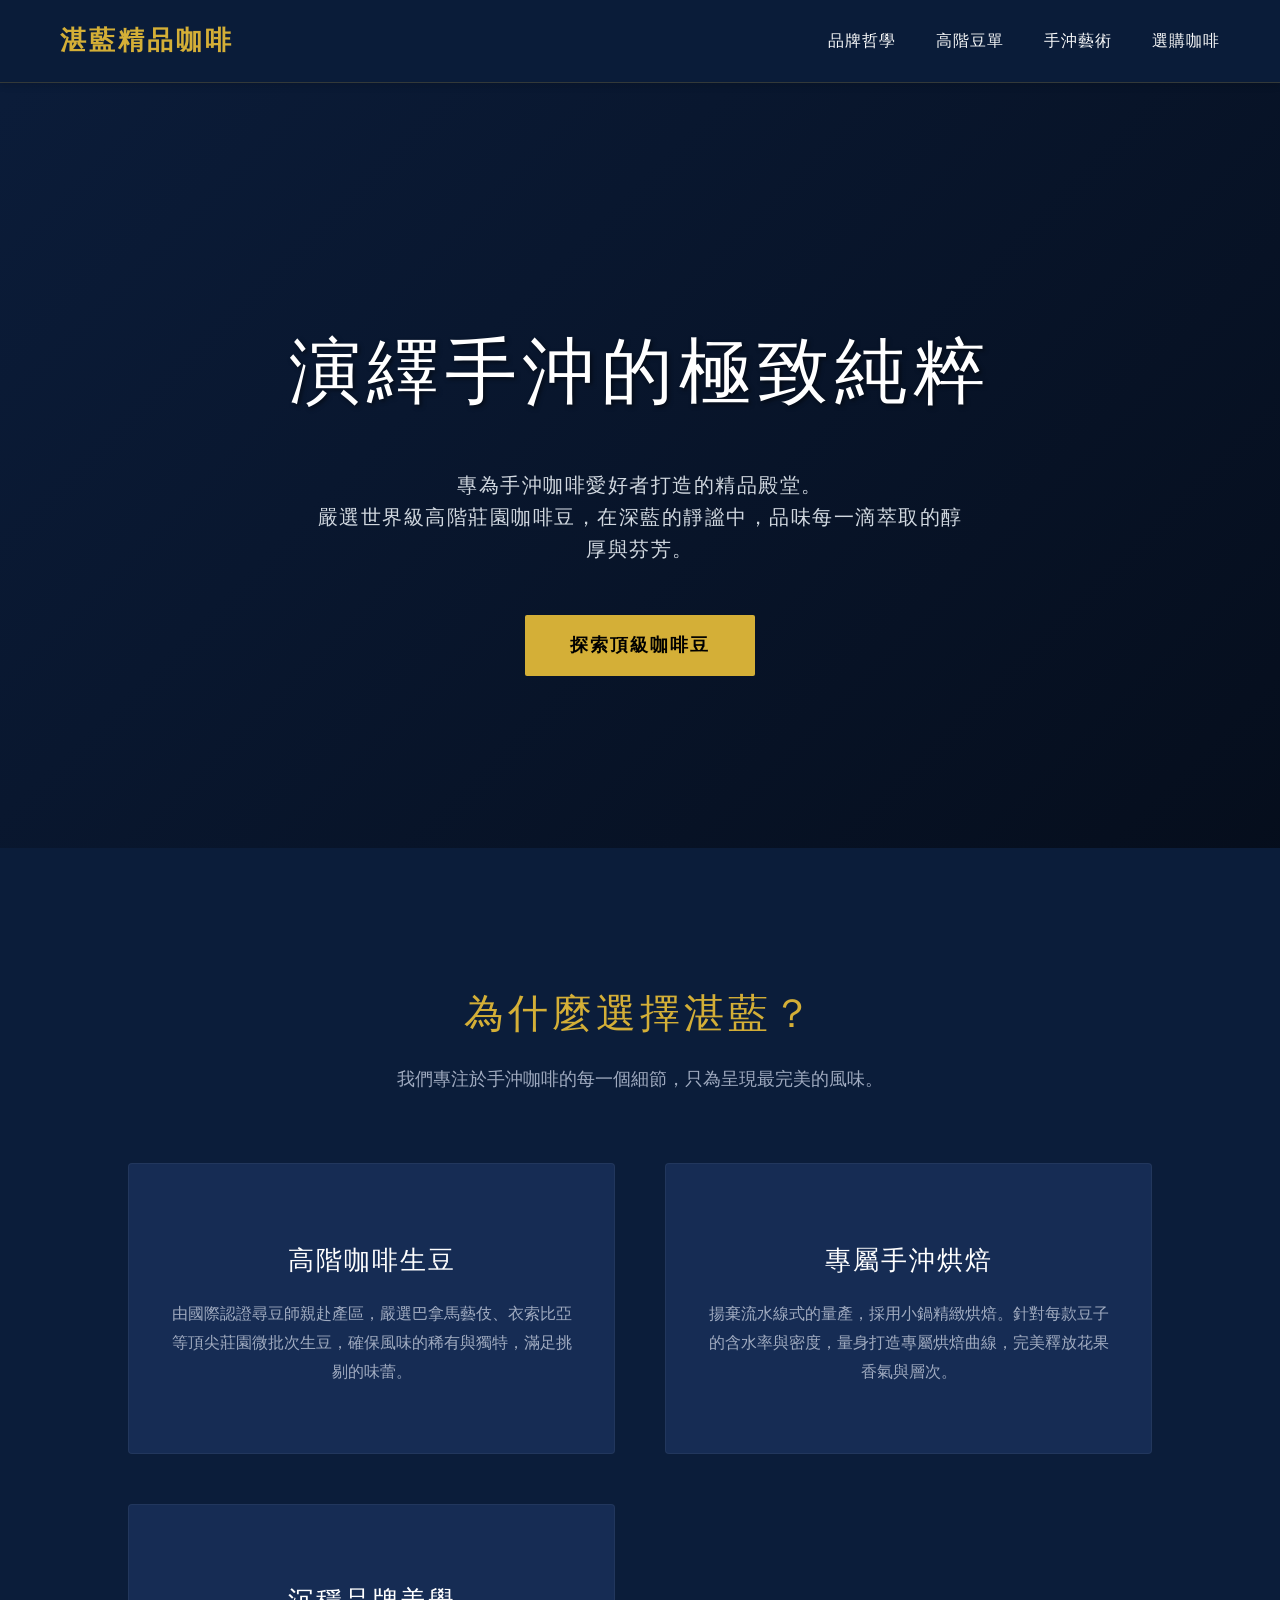
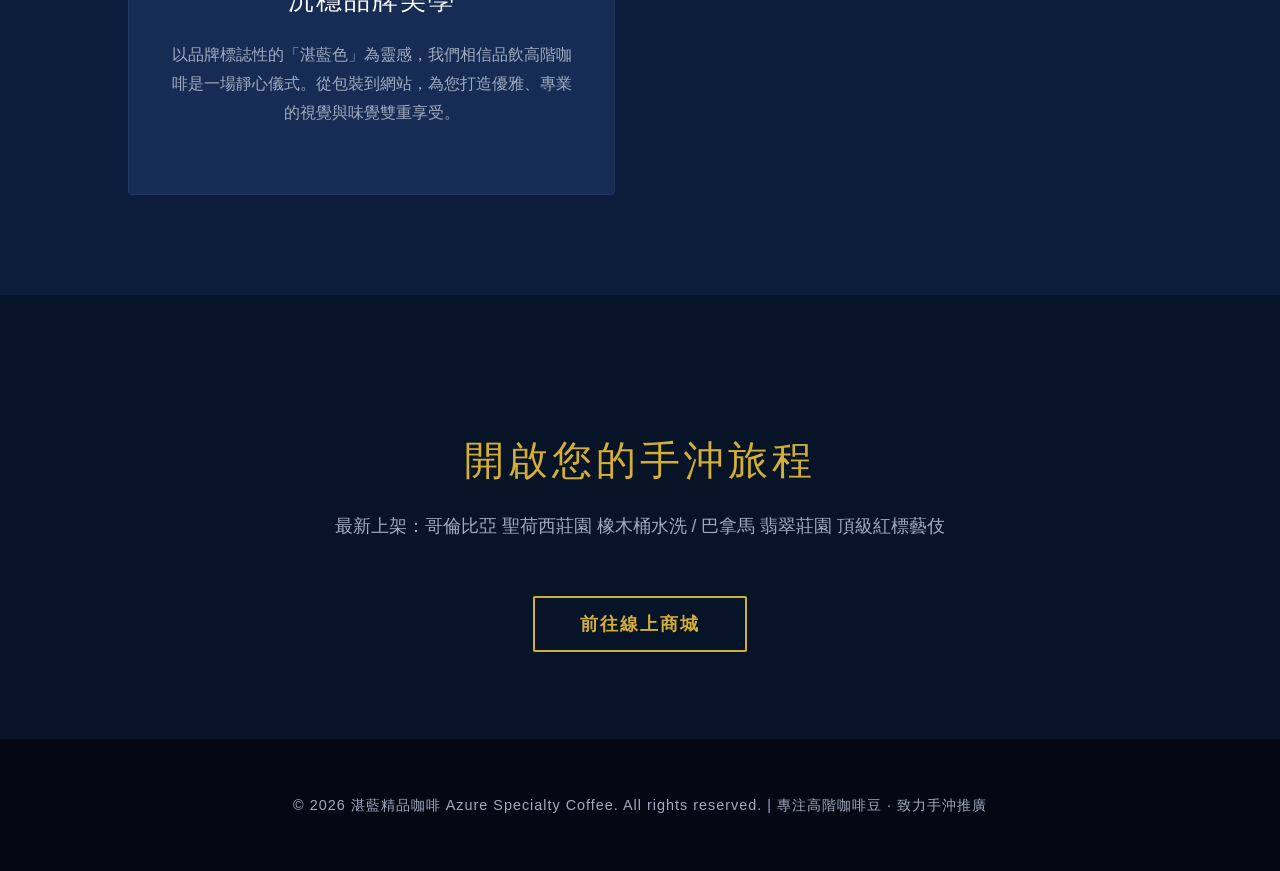
<file: w1/index.html>
<!DOCTYPE html>
<html lang="zh-TW">
<head>
    <meta charset="UTF-8">
    <meta name="viewport" content="width=device-width, initial-scale=1.0">
    <title>湛藍精品咖啡 | 頂級手沖咖啡</title>
    <style>
        :root {
            --primary-blue: #0b1d3a;
            --secondary-blue: #162c54;
            --accent-gold: #d4af37;
            --text-light: #f8f9fa;
            --text-dark: #a0abc0;
        }
        body {
            margin: 0;
            padding: 0;
            font-family: 'Helvetica Neue', Arial, 'Microsoft JhengHei', sans-serif;
            background-color: var(--primary-blue);
            color: var(--text-light);
            line-height: 1.6;
        }
        header {
            display: flex;
            justify-content: space-between;
            align-items: center;
            padding: 20px 60px;
            background-color: rgba(11, 29, 58, 0.98);
            position: sticky;
            top: 0;
            z-index: 1000;
            border-bottom: 1px solid rgba(212, 175, 55, 0.2);
            box-shadow: 0 4px 6px rgba(0,0,0,0.1);
        }
        .logo {
            font-size: 26px;
            font-weight: 700;
            color: var(--accent-gold);
            text-decoration: none;
            letter-spacing: 3px;
            display: flex;
            align-items: center;
            gap: 10px;
        }
        nav {
            display: flex;
            gap: 40px;
        }
        nav a {
            color: var(--text-light);
            text-decoration: none;
            font-size: 16px;
            letter-spacing: 1px;
            transition: color 0.3s ease;
        }
        nav a:hover {
            color: var(--accent-gold);
        }
        .hero {
            height: 85vh;
            display: flex;
            flex-direction: column;
            justify-content: center;
            align-items: center;
            text-align: center;
            background: linear-gradient(135deg, rgba(11,29,58,0.9) 0%, rgba(5,13,26,0.9) 100%), 
                        url('https://images.unsplash.com/photo-1497935586351-b67a49e012bf?ixlib=rb-1.2.1&auto=format&fit=crop&w=1920&q=80') no-repeat center center/cover;
            background-blend-mode: overlay;
            padding: 0 20px;
        }
        .hero h1 {
            font-size: 4.5rem;
            margin-bottom: 20px;
            letter-spacing: 6px;
            color: #ffffff;
            font-weight: 300;
            text-shadow: 2px 2px 4px rgba(0,0,0,0.5);
        }
        .hero p {
            font-size: 1.25rem;
            max-width: 650px;
            color: #d1d8e0;
            margin-bottom: 50px;
            letter-spacing: 1.5px;
        }
        .btn {
            padding: 16px 45px;
            background-color: var(--accent-gold);
            color: #000;
            text-decoration: none;
            font-size: 1.1rem;
            font-weight: bold;
            border-radius: 2px;
            transition: all 0.3s ease;
            letter-spacing: 2px;
        }
        .btn:hover {
            background-color: #fce28b;
            transform: translateY(-3px);
            box-shadow: 0 10px 20px rgba(0,0,0,0.2);
        }
        .section {
            padding: 100px 10%;
        }
        .section-title {
            text-align: center;
            font-size: 2.5rem;
            color: var(--accent-gold);
            margin-bottom: 20px;
            font-weight: 300;
            letter-spacing: 4px;
        }
        .section-subtitle {
            text-align: center;
            color: var(--text-dark);
            margin-bottom: 70px;
            font-size: 1.1rem;
        }
        .features {
            display: grid;
            grid-template-columns: repeat(auto-fit, minmax(320px, 1fr));
            gap: 50px;
        }
        .feature-card {
            background-color: var(--secondary-blue);
            padding: 50px 40px;
            border-radius: 4px;
            text-align: center;
            border: 1px solid rgba(255,255,255,0.05);
            transition: all 0.4s ease;
            position: relative;
            overflow: hidden;
        }
        .feature-card::before {
            content: '';
            position: absolute;
            top: 0; left: 0; width: 100%; height: 3px;
            background-color: var(--accent-gold);
            transform: scaleX(0);
            transition: transform 0.4s ease;
        }
        .feature-card:hover::before {
            transform: scaleX(1);
        }
        .feature-card:hover {
            transform: translateY(-10px);
            box-shadow: 0 15px 30px rgba(0,0,0,0.3);
            border-color: rgba(212, 175, 55, 0.3);
        }
        .feature-card h3 {
            font-size: 1.6rem;
            margin-bottom: 20px;
            color: #fff;
            font-weight: 400;
            letter-spacing: 2px;
        }
        .feature-card p {
            color: var(--text-dark);
            font-size: 1rem;
            line-height: 1.8;
        }
        .shop-section {
            background-color: #071326;
            text-align: center;
        }
        footer {
            text-align: center;
            padding: 40px;
            background-color: #030812;
            color: var(--text-dark);
            font-size: 0.9rem;
            border-top: 1px solid rgba(255,255,255,0.05);
            letter-spacing: 1px;
        }
    </style>
</head>
<body>
    <header>
        <a href="#" class="logo">湛藍精品咖啡</a>
        <nav>
            <a href="#about">品牌哲學</a>
            <a href="#beans">高階豆單</a>
            <a href="#brew">手沖藝術</a>
            <a href="#shop">選購咖啡</a>
        </nav>
    </header>

    <section class="hero">
        <h1>演繹手沖的極致純粹</h1>
        <p>專為手沖咖啡愛好者打造的精品殿堂。<br>嚴選世界級高階莊園咖啡豆，在深藍的靜謐中，品味每一滴萃取的醇厚與芬芳。</p>
        <a href="#shop" class="btn">探索頂級咖啡豆</a>
    </section>

    <section id="about" class="section">
        <h2 class="section-title">為什麼選擇湛藍？</h2>
        <p class="section-subtitle">我們專注於手沖咖啡的每一個細節，只為呈現最完美的風味。</p>
        
        <div class="features">
            <div class="feature-card">
                <h3>高階咖啡生豆</h3>
                <p>由國際認證尋豆師親赴產區，嚴選巴拿馬藝伎、衣索比亞等頂尖莊園微批次生豆，確保風味的稀有與獨特，滿足挑剔的味蕾。</p>
            </div>
            <div class="feature-card">
                <h3>專屬手沖烘焙</h3>
                <p>揚棄流水線式的量產，採用小鍋精緻烘焙。針對每款豆子的含水率與密度，量身打造專屬烘焙曲線，完美釋放花果香氣與層次。</p>
            </div>
            <div class="feature-card">
                <h3>沉穩品牌美學</h3>
                <p>以品牌標誌性的「湛藍色」為靈感，我們相信品飲高階咖啡是一場靜心儀式。從包裝到網站，為您打造優雅、專業的視覺與味覺雙重享受。</p>
            </div>
        </div>
    </section>

    <section id="shop" class="section shop-section">
        <h2 class="section-title">開啟您的手沖旅程</h2>
        <p class="section-subtitle">最新上架：哥倫比亞 聖荷西莊園 橡木桶水洗 / 巴拿馬 翡翠莊園 頂級紅標藝伎</p>
        <a href="#" class="btn" style="background-color: transparent; border: 2px solid var(--accent-gold); color: var(--accent-gold);">前往線上商城</a>
    </section>

    <footer>
        <p>&copy; 2026 湛藍精品咖啡 Azure Specialty Coffee. All rights reserved. | 專注高階咖啡豆 · 致力手沖推廣</p>
    </footer>
</body>
</html>
</file>
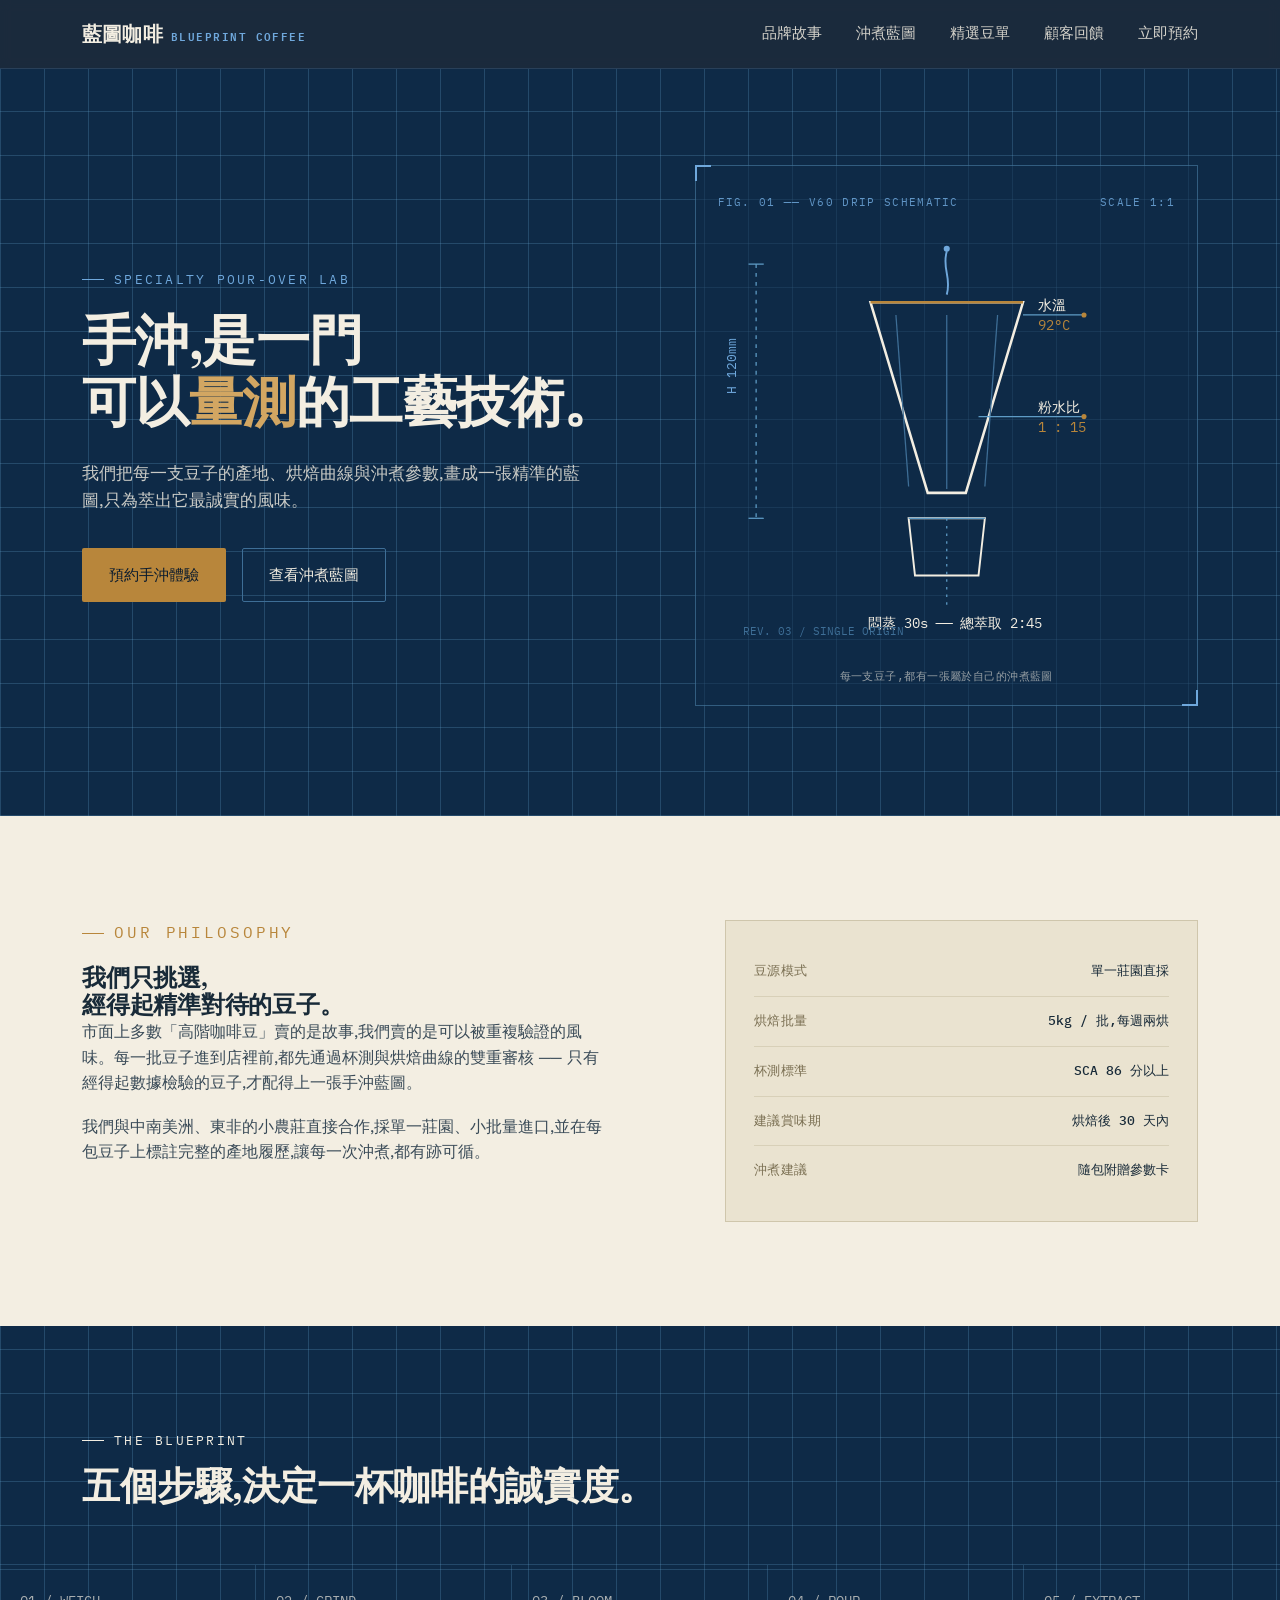
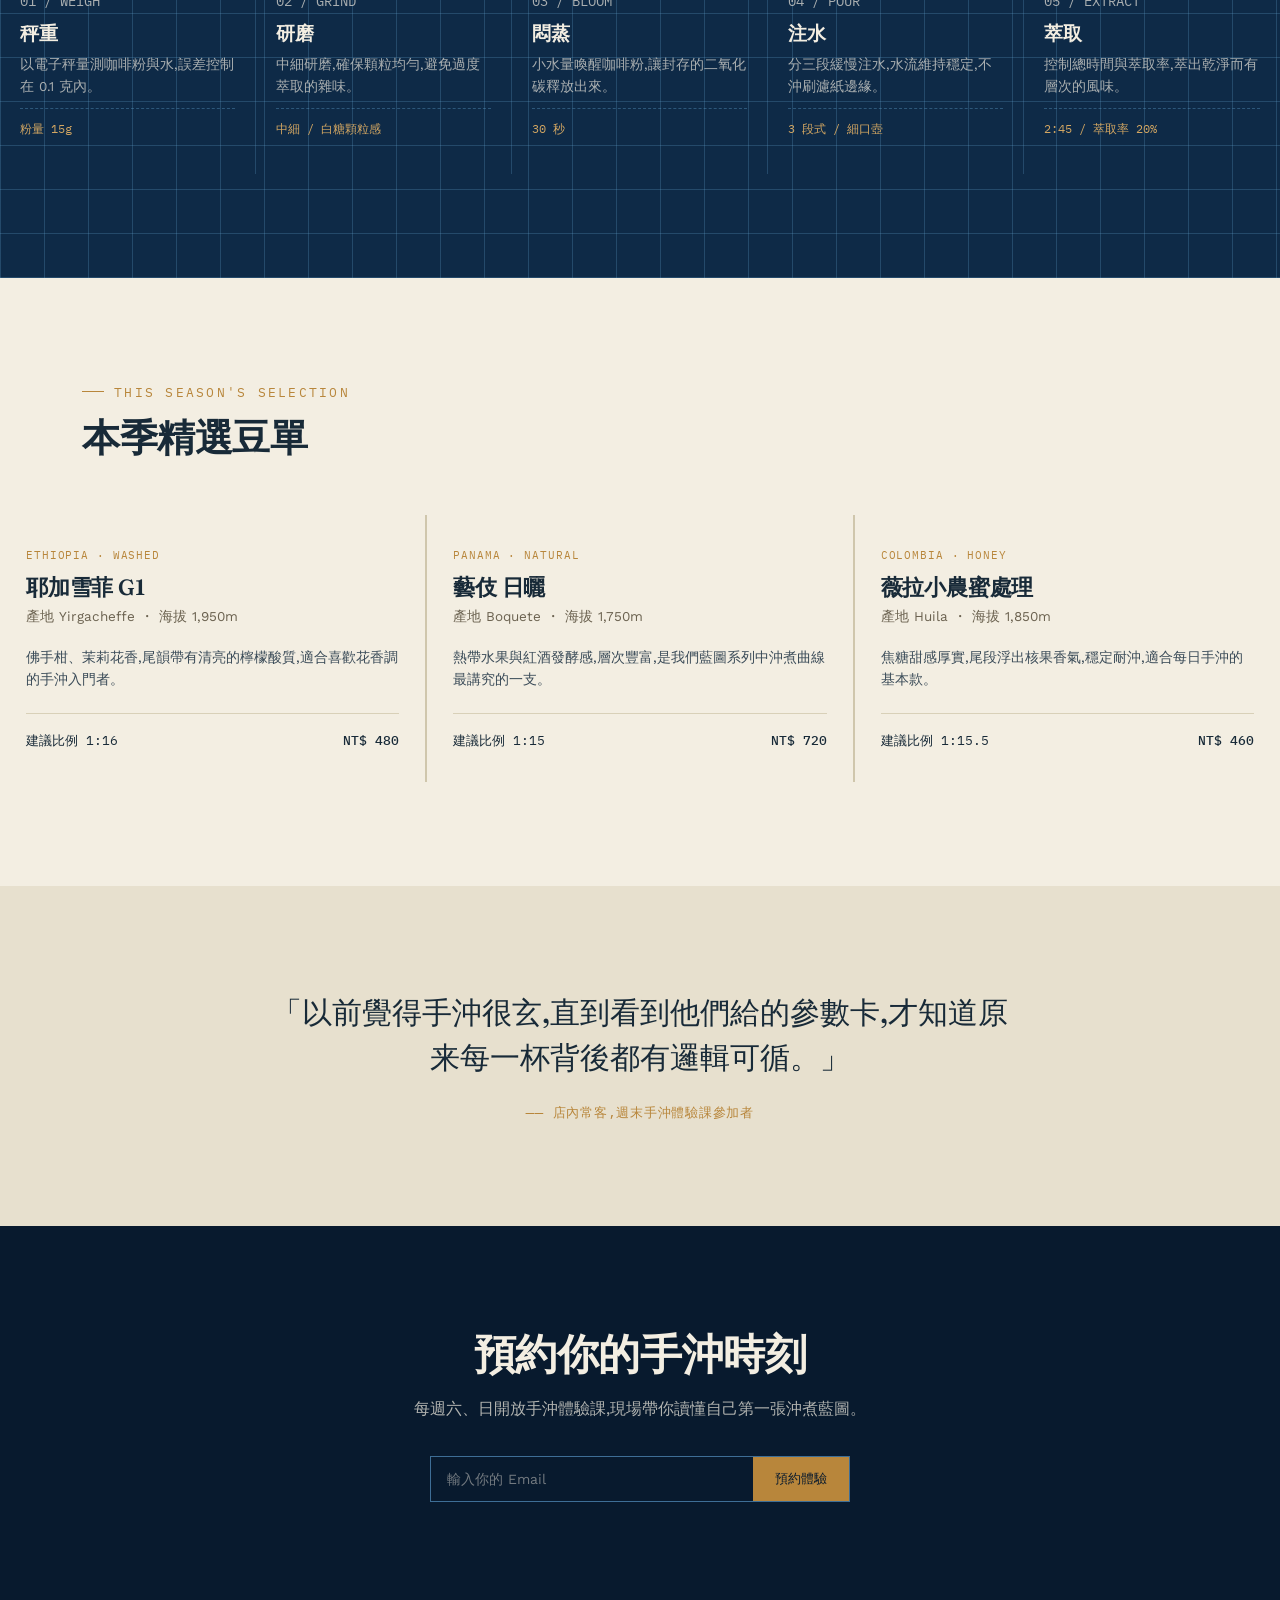
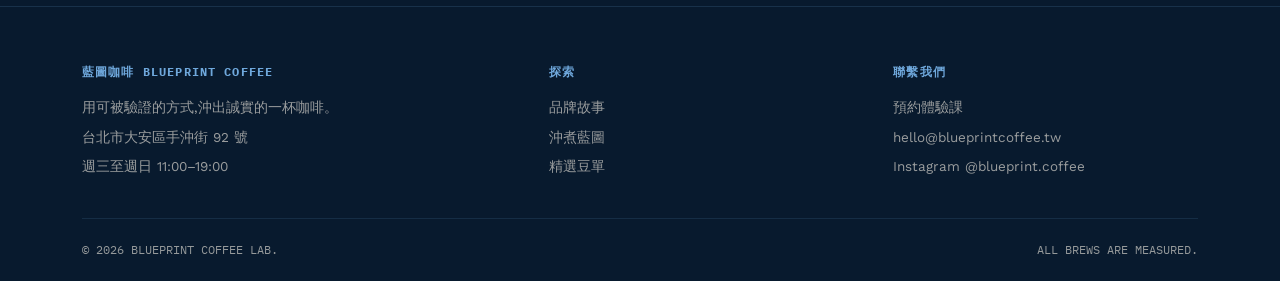
<file: week3/index.html>
<!DOCTYPE html>
<html lang="zh-Hant">
<head>
<meta charset="UTF-8">
<meta name="viewport" content="width=device-width, initial-scale=1.0">
<title>藍圖咖啡 Blueprint Coffee ── 精準手沖,誠實風味</title>
<link rel="preconnect" href="https://fonts.googleapis.com">
<link rel="preconnect" href="https://fonts.gstatic.com" crossorigin>
<link href="https://fonts.googleapis.com/css2?family=Fraunces:opsz,wght@9..144,400;9..144,500;9..144,600;9..144,700&family=Work+Sans:wght@300;400;500;600&family=IBM+Plex+Mono:wght@400;500&display=swap" rel="stylesheet">
<style>
  :root{
    --ink-black:#081A2E;
    --blueprint:#0E2A47;
    --blueprint-line:#3E6E96;
    --blueprint-line-soft:rgba(94,155,197,0.28);
    --paper:#F3EEE2;
    --paper-dim:#E7E0CE;
    --brass:#B8863B;
    --brass-light:#D2A662;
    --sky:#6FA8DC;
    --ink-on-paper:#182A38;
    --max-w:1180px;
  }

  *{margin:0;padding:0;box-sizing:border-box;}
  html{scroll-behavior:smooth;}
  body{
    font-family:'Work Sans', sans-serif;
    background:var(--paper);
    color:var(--ink-on-paper);
    line-height:1.6;
    -webkit-font-smoothing:antialiased;
  }
  a{color:inherit;text-decoration:none;}
  img,svg{display:block;max-width:100%;}
  .container{max-width:var(--max-w);margin:0 auto;padding:0 32px;}
  .eyebrow{
    font-family:'IBM Plex Mono', monospace;
    font-size:12.5px;
    letter-spacing:0.18em;
    text-transform:uppercase;
    display:flex;
    align-items:center;
    gap:10px;
  }
  .eyebrow::before{
    content:"";
    width:22px;height:1px;
    background:currentColor;
    display:inline-block;
  }
  h1,h2,h3{
    font-family:'Fraunces', serif;
    font-weight:600;
    line-height:1.15;
    letter-spacing:-0.01em;
  }
  .btn{
    display:inline-flex;
    align-items:center;
    gap:10px;
    padding:14px 26px;
    border-radius:2px;
    font-family:'Work Sans', sans-serif;
    font-size:15px;
    font-weight:500;
    border:1px solid transparent;
    cursor:pointer;
    transition:transform .25s ease, background .25s ease, border-color .25s ease, color .25s ease;
  }
  .btn:focus-visible{outline:2px solid var(--sky);outline-offset:3px;}
  .btn-primary{background:var(--brass);color:var(--ink-black);}
  .btn-primary:hover{background:var(--brass-light);transform:translateY(-1px);}
  .btn-ghost{border-color:var(--blueprint-line);color:var(--paper);}
  .btn-ghost:hover{border-color:var(--sky);color:var(--sky);}
  .btn-ghost.on-paper{border-color:var(--ink-on-paper);color:var(--ink-on-paper);}
  .btn-ghost.on-paper:hover{border-color:var(--brass);color:var(--brass);}

  /* ---------- NAV ---------- */
  header{
    position:sticky;top:0;z-index:50;
    background:rgba(8,26,46,0.92);
    backdrop-filter:blur(6px);
    border-bottom:1px solid rgba(94,155,197,0.2);
  }
  nav{
    max-width:var(--max-w);margin:0 auto;padding:18px 32px;
    display:flex;align-items:center;justify-content:space-between;
    color:var(--paper);
  }
  .logo{
    font-family:'Fraunces', serif;
    font-size:20px;font-weight:600;letter-spacing:0.01em;
    color:var(--paper);display:flex;align-items:baseline;gap:8px;
  }
  .logo span{
    font-family:'IBM Plex Mono', monospace;
    font-size:10.5px;letter-spacing:0.14em;color:var(--sky);
  }
  .nav-links{display:flex;gap:34px;font-size:14.5px;}
  .nav-links a{opacity:0.85;transition:opacity .2s;}
  .nav-links a:hover{opacity:1;color:var(--sky);}
  .nav-toggle{display:none;background:none;border:none;color:var(--paper);font-size:24px;cursor:pointer;}

  @media (max-width:860px){
    .nav-links{
      position:absolute;top:100%;left:0;right:0;
      background:var(--ink-black);
      flex-direction:column;gap:0;
      max-height:0;overflow:hidden;
      transition:max-height .3s ease;
    }
    .nav-links.open{max-height:320px;}
    .nav-links a{padding:16px 32px;border-top:1px solid rgba(94,155,197,0.15);}
    .nav-toggle{display:block;}
  }

  /* ---------- HERO ---------- */
  .hero{
    background:
      repeating-linear-gradient(0deg, var(--blueprint-line-soft) 0, var(--blueprint-line-soft) 1px, transparent 1px, transparent 44px),
      repeating-linear-gradient(90deg, var(--blueprint-line-soft) 0, var(--blueprint-line-soft) 1px, transparent 1px, transparent 44px),
      var(--blueprint);
    color:var(--paper);
    padding:96px 0 110px;
    position:relative;
    overflow:hidden;
  }
  .hero-grid{
    max-width:var(--max-w);margin:0 auto;padding:0 32px;
    display:grid;grid-template-columns:1.05fr 0.95fr;gap:56px;align-items:center;
  }
  .hero h1{font-size:clamp(34px,4.6vw,54px);margin:20px 0 26px;color:var(--paper);}
  .hero h1 em{font-style:normal;color:var(--brass-light);}
  .hero p.lede{font-size:17px;max-width:46ch;color:rgba(243,238,226,0.82);margin-bottom:34px;}
  .hero-cta{display:flex;gap:16px;flex-wrap:wrap;}
  .hero-eyebrow{color:var(--sky);margin-bottom:6px;}

  .blueprint-plate{
    position:relative;
    border:1px solid rgba(94,155,197,0.45);
    background:rgba(15,42,71,0.55);
    padding:28px 22px 20px;
  }
  .blueprint-plate::before,.blueprint-plate::after,
  .plate-corner-tl,.plate-corner-br{
    content:"";position:absolute;width:14px;height:14px;
    border-color:var(--sky);
  }
  .blueprint-plate::before{top:-1px;left:-1px;border-top:2px solid var(--sky);border-left:2px solid var(--sky);}
  .blueprint-plate::after{bottom:-1px;right:-1px;border-bottom:2px solid var(--sky);border-right:2px solid var(--sky);}
  .plate-label{
    font-family:'IBM Plex Mono', monospace;font-size:11px;letter-spacing:0.12em;
    color:var(--sky);display:flex;justify-content:space-between;margin-bottom:14px;opacity:0.85;
  }
  .plate-caption{
    font-family:'IBM Plex Mono', monospace;font-size:11px;color:rgba(243,238,226,0.6);
    text-align:center;margin-top:10px;letter-spacing:0.04em;
  }

  @media (max-width:900px){
    .hero-grid{grid-template-columns:1fr;}
    .hero{padding:64px 0 76px;}
  }

  /* ---------- SECTION SHARED ---------- */
  section{padding:104px 0;}
  .section-head{max-width:640px;margin-bottom:56px;}
  .section-head h2{font-size:clamp(26px,3.2vw,38px);margin-top:14px;}
  .on-dark{background:var(--ink-black);color:var(--paper);}
  .on-dark .eyebrow{color:var(--sky);}
  .on-paper .eyebrow{color:var(--brass);}

  /* ---------- ABOUT / SPEC SHEET ---------- */
  .about-grid{display:grid;grid-template-columns:1.1fr 0.9fr;gap:64px;align-items:start;}
  .about-grid p{font-size:16px;color:#3a4b58;max-width:52ch;margin-bottom:18px;}
  .spec-sheet{border:1px solid #cfc6ac;background:#EAE3D0;padding:26px 28px;}
  .spec-row{
    display:flex;justify-content:space-between;gap:20px;
    padding:14px 0;border-bottom:1px solid #d8d0b8;
    font-family:'IBM Plex Mono', monospace;font-size:13px;
  }
  .spec-row:last-child{border-bottom:none;}
  .spec-row dt{color:#7a6f52;letter-spacing:0.04em;}
  .spec-row dd{font-weight:500;color:var(--ink-on-paper);text-align:right;}

  @media (max-width:860px){ .about-grid{grid-template-columns:1fr;} }

  /* ---------- PROCESS BLUEPRINT ---------- */
  .process{
    background:
      repeating-linear-gradient(0deg, var(--blueprint-line-soft) 0, var(--blueprint-line-soft) 1px, transparent 1px, transparent 44px),
      repeating-linear-gradient(90deg, var(--blueprint-line-soft) 0, var(--blueprint-line-soft) 1px, transparent 1px, transparent 44px),
      var(--blueprint);
    color:var(--paper);
  }
  .steps{
    display:grid;grid-template-columns:repeat(5,1fr);gap:0;
    border-top:1px solid var(--blueprint-line-soft);
  }
  .step{
    padding:26px 20px;border-right:1px solid var(--blueprint-line-soft);position:relative;
  }
  .step:last-child{border-right:none;}
  .step-index{font-family:'IBM Plex Mono', monospace;font-size:12px;color:var(--sky);margin-bottom:14px;}
  .step h3{font-size:19px;color:var(--paper);margin-bottom:10px;font-weight:600;}
  .step p{font-size:13.5px;color:rgba(243,238,226,0.68);margin-bottom:10px;}
  .step .metric{
    font-family:'IBM Plex Mono', monospace;font-size:12px;color:var(--brass-light);
    border-top:1px dashed rgba(94,155,197,0.4);padding-top:10px;
  }
  @media (max-width:960px){
    .steps{grid-template-columns:1fr 1fr;}
    .step{border-right:1px solid var(--blueprint-line-soft);border-bottom:1px solid var(--blueprint-line-soft);}
    .step:nth-child(2n){border-right:none;}
  }
  @media (max-width:560px){
    .steps{grid-template-columns:1fr;}
    .step{border-right:none;}
  }

  /* ---------- BEANS ---------- */
  .bean-grid{display:grid;grid-template-columns:repeat(3,1fr);gap:2px;background:#cfc6ac;}
  .bean-card{
    background:var(--paper);padding:32px 26px;position:relative;
    display:flex;flex-direction:column;height:100%;
  }
  .bean-tag{
    font-family:'IBM Plex Mono', monospace;font-size:11px;color:var(--brass);
    letter-spacing:0.08em;margin-bottom:10px;
  }
  .bean-card h3{font-size:22px;margin-bottom:6px;}
  .bean-origin{font-size:13.5px;color:#6b6250;margin-bottom:18px;}
  .bean-notes{font-size:14px;color:#3a4b58;margin-bottom:22px;flex-grow:1;}
  .bean-meta{
    display:flex;justify-content:space-between;align-items:center;
    border-top:1px solid #d8d0b8;padding-top:16px;
    font-family:'IBM Plex Mono', monospace;font-size:12.5px;
  }
  .bean-price{color:var(--ink-on-paper);font-weight:500;}
  @media (max-width:900px){ .bean-grid{grid-template-columns:1fr 1fr;} }
  @media (max-width:600px){ .bean-grid{grid-template-columns:1fr;} }

  /* ---------- QUOTE ---------- */
  .quote-section{background:var(--paper-dim);}
  .quote-wrap{max-width:760px;margin:0 auto;text-align:center;}
  blockquote{
    font-family:'Fraunces', serif;font-size:clamp(22px,2.6vw,30px);
    font-weight:500;line-height:1.5;color:var(--ink-on-paper);margin-bottom:22px;
  }
  .quote-attr{font-family:'IBM Plex Mono', monospace;font-size:12.5px;color:var(--brass);letter-spacing:0.06em;}

  /* ---------- CTA / FOOTER ---------- */
  .cta-section{background:var(--ink-black);color:var(--paper);text-align:center;}
  .cta-section h2{font-size:clamp(28px,3.6vw,42px);margin-bottom:18px;}
  .cta-section p{color:rgba(243,238,226,0.72);max-width:48ch;margin:0 auto 34px;}
  .cta-form{
    display:flex;max-width:420px;margin:0 auto;gap:0;border:1px solid var(--blueprint-line);
  }
  .cta-form input{
    flex:1;background:transparent;border:none;padding:14px 16px;
    color:var(--paper);font-family:'Work Sans', sans-serif;font-size:14px;
  }
  .cta-form input::placeholder{color:rgba(243,238,226,0.45);}
  .cta-form input:focus{outline:none;}
  .cta-form button{
    background:var(--brass);color:var(--ink-black);border:none;
    padding:0 22px;font-weight:500;cursor:pointer;font-family:'Work Sans', sans-serif;
    transition:background .2s;
  }
  .cta-form button:hover{background:var(--brass-light);}

  footer{background:var(--ink-black);border-top:1px solid rgba(94,155,197,0.18);color:rgba(243,238,226,0.6);}
  .footer-grid{
    display:grid;grid-template-columns:1.4fr 1fr 1fr;gap:40px;padding:56px 0 32px;
    font-size:13.5px;
  }
  .footer-grid h4{
    font-family:'IBM Plex Mono', monospace;font-size:11.5px;letter-spacing:0.1em;
    color:var(--sky);margin-bottom:16px;text-transform:uppercase;
  }
  .footer-grid p, .footer-grid a{display:block;margin-bottom:8px;color:rgba(243,238,226,0.62);}
  .footer-grid a:hover{color:var(--paper);}
  .footer-bottom{
    border-top:1px solid rgba(94,155,197,0.15);padding:22px 0;
    font-family:'IBM Plex Mono', monospace;font-size:11.5px;
    display:flex;justify-content:space-between;flex-wrap:wrap;gap:10px;
  }
  @media (max-width:700px){ .footer-grid{grid-template-columns:1fr;} }

  /* ---------- REVEAL ---------- */
  .reveal{opacity:0;transform:translateY(18px);transition:opacity .7s ease, transform .7s ease;}
  .reveal.in{opacity:1;transform:translateY(0);}
  @media (prefers-reduced-motion: reduce){
    .reveal{opacity:1;transform:none;transition:none;}
    html{scroll-behavior:auto;}
  }
</style>
</head>
<body>

<header>
  <nav>
    <a href="#top" class="logo">藍圖咖啡<span>BLUEPRINT COFFEE</span></a>
    <button class="nav-toggle" id="navToggle" aria-label="開啟選單" aria-expanded="false">☰</button>
    <div class="nav-links" id="navLinks">
      <a href="#about">品牌故事</a>
      <a href="#process">沖煮藍圖</a>
      <a href="#beans">精選豆單</a>
      <a href="#quote">顧客回饋</a>
      <a href="#cta">立即預約</a>
    </div>
  </nav>
</header>

<section class="hero" id="top">
  <div class="hero-grid">
    <div>
      <p class="eyebrow hero-eyebrow">SPECIALTY POUR-OVER LAB</p>
      <h1>手沖,是一門<br>可以<em>量測</em>的工藝技術。</h1>
      <p class="lede">我們把每一支豆子的產地、烘焙曲線與沖煮參數,畫成一張精準的藍圖,只為萃出它最誠實的風味。</p>
      <div class="hero-cta">
        <a href="#cta" class="btn btn-primary">預約手沖體驗</a>
        <a href="#process" class="btn btn-ghost">查看沖煮藍圖</a>
      </div>
    </div>

    <div class="blueprint-plate reveal">
      <div class="plate-label"><span>FIG. 01 ── V60 DRIP SCHEMATIC</span><span>SCALE 1:1</span></div>
      <svg viewBox="0 0 360 340" xmlns="http://www.w3.org/2000/svg" role="img" aria-label="V60 手沖濾杯示意圖,標註水溫、粉水比、悶蒸與總萃取時間">
        <!-- dimension lines -->
        <line x1="30" y1="30" x2="30" y2="230" stroke="#5E9BC5" stroke-width="1" stroke-dasharray="3 4"/>
        <line x1="24" y1="30" x2="36" y2="30" stroke="#5E9BC5" stroke-width="1"/>
        <line x1="24" y1="230" x2="36" y2="230" stroke="#5E9BC5" stroke-width="1"/>
        <text x="14" y="132" fill="#6FA8DC" font-size="10" font-family="IBM Plex Mono, monospace" transform="rotate(-90 14 132)">H 120mm</text>

        <!-- dripper cone -->
        <path d="M120 60 L240 60 L195 210 L165 210 Z" fill="none" stroke="#F3EEE2" stroke-width="2"/>
        <path d="M120 60 L240 60" stroke="#B8863B" stroke-width="2"/>
        <!-- ribs -->
        <line x1="140" y1="70" x2="150" y2="205" stroke="#3E6E96" stroke-width="1"/>
        <line x1="180" y1="70" x2="180" y2="207" stroke="#3E6E96" stroke-width="1"/>
        <line x1="220" y1="70" x2="210" y2="205" stroke="#3E6E96" stroke-width="1"/>

        <!-- server -->
        <path d="M150 230 L210 230 L205 275 L155 275 Z" fill="none" stroke="#F3EEE2" stroke-width="1.5"/>
        <line x1="150" y1="230" x2="210" y2="230" stroke="#5E9BC5" stroke-width="1"/>

        <!-- pour line + droplets -->
        <path d="M180 20 C176 34, 184 40, 180 54" stroke="#6FA8DC" stroke-width="1.5" fill="none"/>
        <circle cx="180" cy="18" r="2.4" fill="#6FA8DC"/>

        <!-- annotation callouts -->
        <line x1="240" y1="70" x2="288" y2="70" stroke="#5E9BC5" stroke-width="1"/>
        <circle cx="288" cy="70" r="2" fill="#B8863B"/>
        <text x="252" y="66" fill="#F3EEE2" font-size="11" font-family="IBM Plex Mono, monospace">水溫</text>
        <text x="252" y="82" fill="#B8863B" font-size="11" font-family="IBM Plex Mono, monospace">92°C</text>

        <line x1="205" y1="150" x2="288" y2="150" stroke="#5E9BC5" stroke-width="1"/>
        <circle cx="288" cy="150" r="2" fill="#B8863B"/>
        <text x="252" y="146" fill="#F3EEE2" font-size="11" font-family="IBM Plex Mono, monospace">粉水比</text>
        <text x="252" y="162" fill="#B8863B" font-size="11" font-family="IBM Plex Mono, monospace">1 : 15</text>

        <line x1="180" y1="230" x2="180" y2="300" stroke="#5E9BC5" stroke-width="1" stroke-dasharray="2 4"/>
        <text x="118" y="316" fill="#F3EEE2" font-size="11" font-family="IBM Plex Mono, monospace">悶蒸 30s ── 總萃取 2:45</text>

        <!-- corner tick -->
        <text x="20" y="322" fill="#3E6E96" font-size="9" font-family="IBM Plex Mono, monospace">REV. 03 / SINGLE ORIGIN</text>
      </svg>
      <p class="plate-caption">每一支豆子,都有一張屬於自己的沖煮藍圖</p>
    </div>
  </div>
</section>

<section class="on-paper" id="about">
  <div class="container">
    <div class="about-grid">
      <div class="reveal">
        <p class="eyebrow">OUR PHILOSOPHY</p>
        <h2>我們只挑選,<br>經得起精準對待的豆子。</h2>
        <p>市面上多數「高階咖啡豆」賣的是故事,我們賣的是可以被重複驗證的風味。每一批豆子進到店裡前,都先通過杯測與烘焙曲線的雙重審核 ── 只有經得起數據檢驗的豆子,才配得上一張手沖藍圖。</p>
        <p>我們與中南美洲、東非的小農莊直接合作,採單一莊園、小批量進口,並在每包豆子上標註完整的產地履歷,讓每一次沖煮,都有跡可循。</p>
      </div>
      <dl class="spec-sheet reveal">
        <div class="spec-row"><dt>豆源模式</dt><dd>單一莊園直採</dd></div>
        <div class="spec-row"><dt>烘焙批量</dt><dd>5kg / 批,每週兩烘</dd></div>
        <div class="spec-row"><dt>杯測標準</dt><dd>SCA 86 分以上</dd></div>
        <div class="spec-row"><dt>建議賞味期</dt><dd>烘焙後 30 天內</dd></div>
        <div class="spec-row"><dt>沖煮建議</dt><dd>隨包附贈參數卡</dd></div>
      </dl>
    </div>
  </div>
</section>

<section class="process" id="process">
  <div class="container">
    <div class="section-head reveal">
      <p class="eyebrow">THE BLUEPRINT</p>
      <h2>五個步驟,決定一杯咖啡的誠實度。</h2>
    </div>
  </div>
  <div class="steps reveal">
    <div class="step">
      <p class="step-index">01 / WEIGH</p>
      <h3>秤重</h3>
      <p>以電子秤量測咖啡粉與水,誤差控制在 0.1 克內。</p>
      <p class="metric">粉量 15g</p>
    </div>
    <div class="step">
      <p class="step-index">02 / GRIND</p>
      <h3>研磨</h3>
      <p>中細研磨,確保顆粒均勻,避免過度萃取的雜味。</p>
      <p class="metric">中細 / 白糖顆粒感</p>
    </div>
    <div class="step">
      <p class="step-index">03 / BLOOM</p>
      <h3>悶蒸</h3>
      <p>小水量喚醒咖啡粉,讓封存的二氧化碳釋放出來。</p>
      <p class="metric">30 秒</p>
    </div>
    <div class="step">
      <p class="step-index">04 / POUR</p>
      <h3>注水</h3>
      <p>分三段緩慢注水,水流維持穩定,不沖刷濾紙邊緣。</p>
      <p class="metric">3 段式 / 細口壺</p>
    </div>
    <div class="step">
      <p class="step-index">05 / EXTRACT</p>
      <h3>萃取</h3>
      <p>控制總時間與萃取率,萃出乾淨而有層次的風味。</p>
      <p class="metric">2:45 / 萃取率 20%</p>
    </div>
  </div>
</section>

<section class="on-paper" id="beans">
  <div class="container">
    <div class="section-head reveal">
      <p class="eyebrow">THIS SEASON'S SELECTION</p>
      <h2>本季精選豆單</h2>
    </div>
  </div>
  <div class="bean-grid reveal">
    <div class="bean-card">
      <p class="bean-tag">ETHIOPIA · WASHED</p>
      <h3>耶加雪菲 G1</h3>
      <p class="bean-origin">產地 Yirgacheffe ・ 海拔 1,950m</p>
      <p class="bean-notes">佛手柑、茉莉花香,尾韻帶有清亮的檸檬酸質,適合喜歡花香調的手沖入門者。</p>
      <div class="bean-meta"><span>建議比例 1:16</span><span class="bean-price">NT$ 480</span></div>
    </div>
    <div class="bean-card">
      <p class="bean-tag">PANAMA · NATURAL</p>
      <h3>藝伎 日曬</h3>
      <p class="bean-origin">產地 Boquete ・ 海拔 1,750m</p>
      <p class="bean-notes">熱帶水果與紅酒發酵感,層次豐富,是我們藍圖系列中沖煮曲線最講究的一支。</p>
      <div class="bean-meta"><span>建議比例 1:15</span><span class="bean-price">NT$ 720</span></div>
    </div>
    <div class="bean-card">
      <p class="bean-tag">COLOMBIA · HONEY</p>
      <h3>薇拉小農蜜處理</h3>
      <p class="bean-origin">產地 Huila ・ 海拔 1,850m</p>
      <p class="bean-notes">焦糖甜感厚實,尾段浮出核果香氣,穩定耐沖,適合每日手沖的基本款。</p>
      <div class="bean-meta"><span>建議比例 1:15.5</span><span class="bean-price">NT$ 460</span></div>
    </div>
  </div>
</section>

<section class="quote-section" id="quote">
  <div class="container">
    <div class="quote-wrap reveal">
      <blockquote>「以前覺得手沖很玄,直到看到他們給的參數卡,才知道原来每一杯背後都有邏輯可循。」</blockquote>
      <p class="quote-attr">── 店內常客,週末手沖體驗課參加者</p>
    </div>
  </div>
</section>

<section class="cta-section" id="cta">
  <div class="container">
    <h2 class="reveal">預約你的手沖時刻</h2>
    <p class="reveal">每週六、日開放手沖體驗課,現場帶你讀懂自己第一張沖煮藍圖。</p>
    <form class="cta-form reveal" onsubmit="event.preventDefault(); this.querySelector('button').textContent='已收到,我們會盡快聯繫';">
      <input type="email" placeholder="輸入你的 Email" required aria-label="Email">
      <button type="submit">預約體驗</button>
    </form>
  </div>
</section>

<footer>
  <div class="container">
    <div class="footer-grid">
      <div>
        <h4>藍圖咖啡 BLUEPRINT COFFEE</h4>
        <p>用可被驗證的方式,沖出誠實的一杯咖啡。</p>
        <p>台北市大安區手沖街 92 號</p>
        <p>週三至週日 11:00–19:00</p>
      </div>
      <div>
        <h4>探索</h4>
        <a href="#about">品牌故事</a>
        <a href="#process">沖煮藍圖</a>
        <a href="#beans">精選豆單</a>
      </div>
      <div>
        <h4>聯繫我們</h4>
        <a href="#cta">預約體驗課</a>
        <a href="mailto:hello@blueprintcoffee.tw">hello@blueprintcoffee.tw</a>
        <a href="#top">Instagram @blueprint.coffee</a>
      </div>
    </div>
    <div class="footer-bottom">
      <span>© 2026 BLUEPRINT COFFEE LAB.</span>
      <span>ALL BREWS ARE MEASURED.</span>
    </div>
  </div>
</footer>

<script>
  // mobile nav toggle
  const navToggle = document.getElementById('navToggle');
  const navLinks = document.getElementById('navLinks');
  navToggle.addEventListener('click', () => {
    const isOpen = navLinks.classList.toggle('open');
    navToggle.setAttribute('aria-expanded', isOpen);
  });
  navLinks.querySelectorAll('a').forEach(a => a.addEventListener('click', () => {
    navLinks.classList.remove('open');
    navToggle.setAttribute('aria-expanded', 'false');
  }));

  // scroll reveal
  const prefersReduced = window.matchMedia('(prefers-reduced-motion: reduce)').matches;
  if (!prefersReduced && 'IntersectionObserver' in window) {
    const io = new IntersectionObserver((entries) => {
      entries.forEach(entry => {
        if (entry.isIntersecting) {
          entry.target.classList.add('in');
          io.unobserve(entry.target);
        }
      });
    }, { threshold: 0.15 });
    document.querySelectorAll('.reveal').forEach(el => io.observe(el));
  } else {
    document.querySelectorAll('.reveal').forEach(el => el.classList.add('in'));
  }
</script>

</body>
</html>
</file>
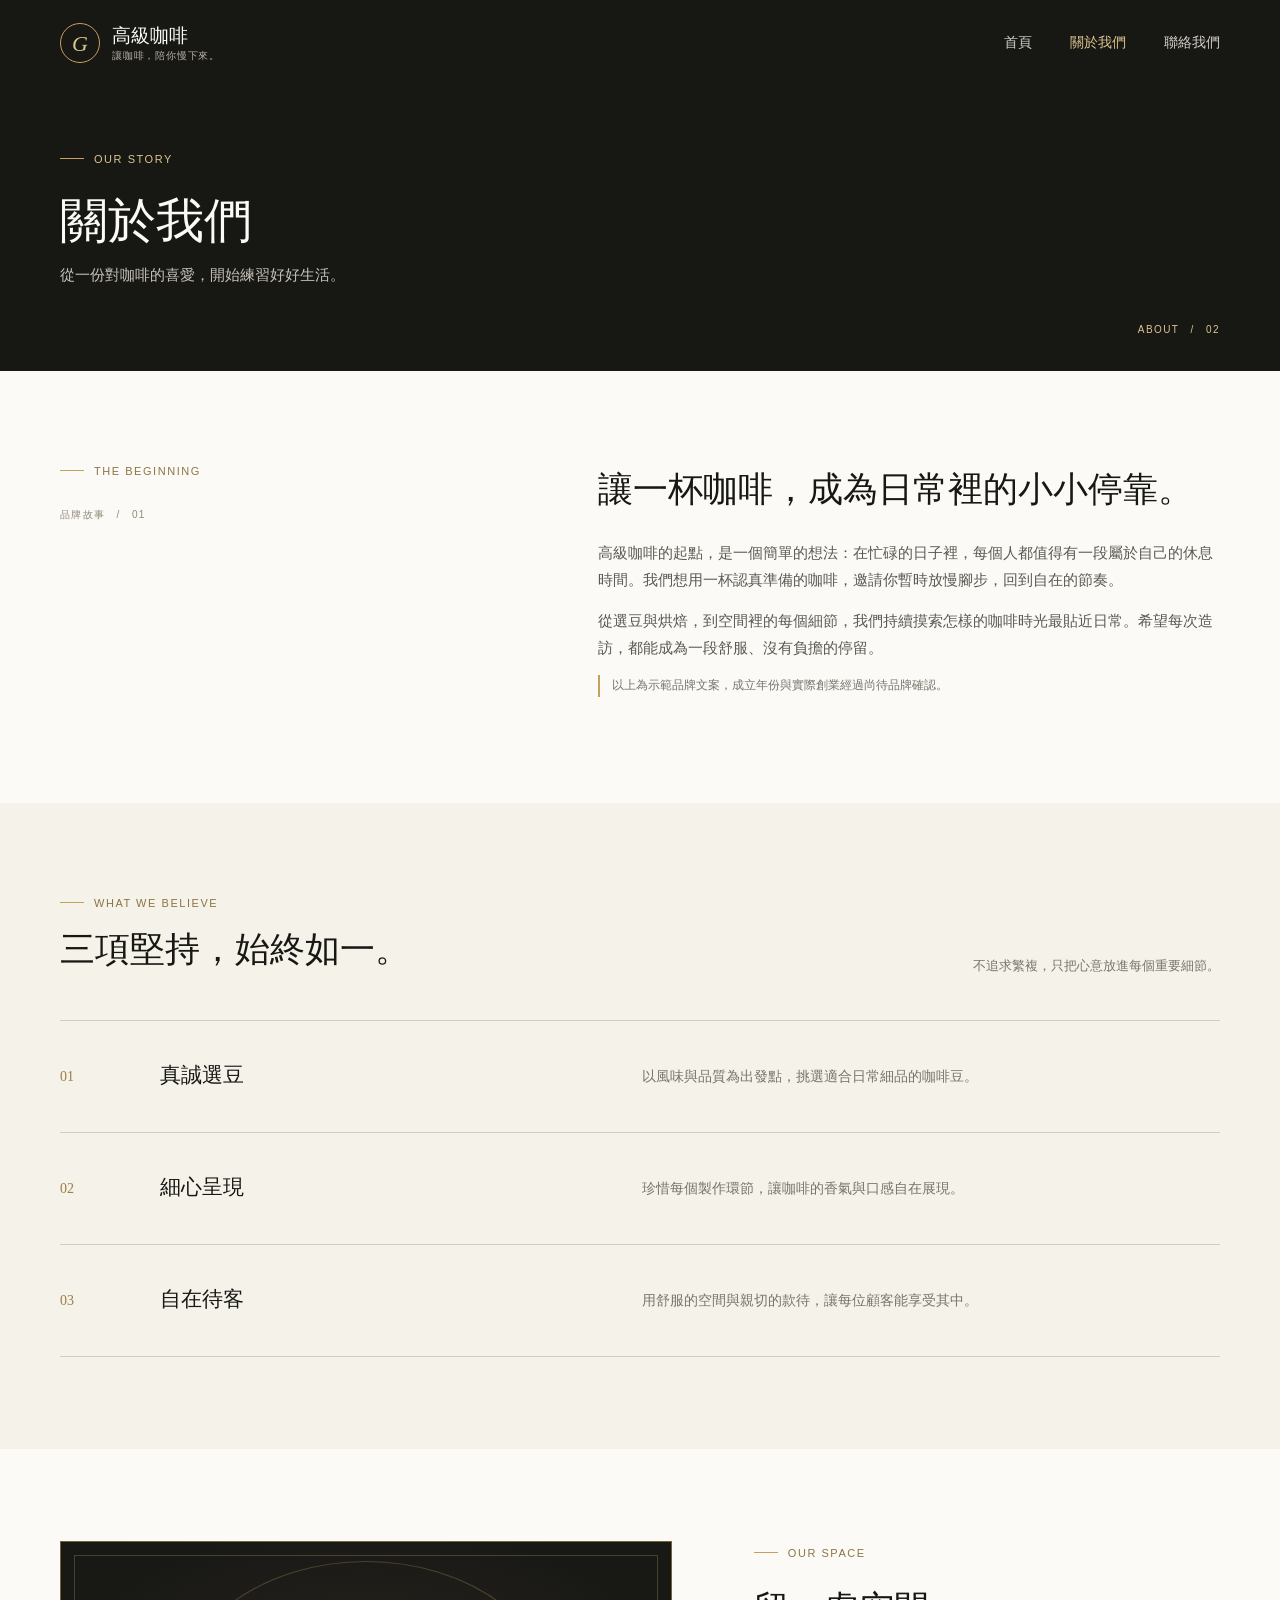
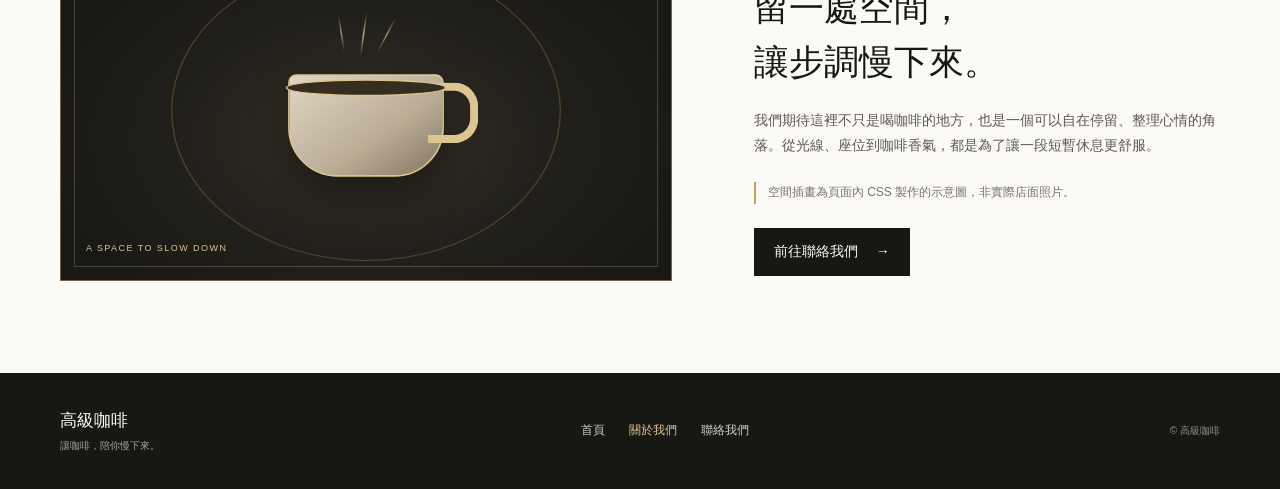
<file: pages/about.html>
<!doctype html>
<html lang="zh-Hant">
<head>
  <meta charset="utf-8">
  <meta name="viewport" content="width=device-width, initial-scale=1">
  <meta name="description" content="認識高級咖啡的品牌故事與經營理念。">
  <title>關於我們｜高級咖啡</title>
  <link rel="stylesheet" href="assets/css/site.css">
  <script src="assets/js/site.js" defer></script>
</head>
<body>
  <a class="skip-link" href="#main">跳至主要內容</a>
  <header class="site-header"><div class="header-inner"><a class="brand" href="index.html" aria-label="高級咖啡首頁"><span class="brand-mark" aria-hidden="true">G</span><span class="brand-copy"><strong>高級咖啡</strong><small>讓咖啡，陪你慢下來。</small></span></a><button class="menu-toggle" type="button" aria-expanded="false" aria-controls="site-nav" aria-label="開啟選單"><span></span><span></span><span></span></button><nav class="site-nav" id="site-nav" aria-label="主要導覽"><a href="index.html">首頁</a><a href="about.html" aria-current="page">關於我們</a><a href="contact.html">聯絡我們</a></nav></div></header>
  <main id="main">
    <section class="page-hero"><div class="page-hero-inner"><p class="eyebrow"><span></span>OUR STORY</p><h1>關於我們</h1><p>從一份對咖啡的喜愛，開始練習好好生活。</p><span class="page-hero-index">ABOUT　/　02</span></div></section>
    <section class="section-pad story-section"><div class="story-label"><p class="eyebrow eyebrow-dark"><span></span>THE BEGINNING</p><span class="section-number">品牌故事　/　01</span></div><div class="story-text"><h2>讓一杯咖啡，成為日常裡的小小停靠。</h2><p>高級咖啡的起點，是一個簡單的想法：在忙碌的日子裡，每個人都值得有一段屬於自己的休息時間。我們想用一杯認真準備的咖啡，邀請你暫時放慢腳步，回到自在的節奏。</p><p>從選豆與烘焙，到空間裡的每個細節，我們持續摸索怎樣的咖啡時光最貼近日常。希望每次造訪，都能成為一段舒服、沒有負擔的停留。</p><p class="sample-note">以上為示範品牌文案，成立年份與實際創業經過尚待品牌確認。</p></div></section>
    <section class="section-pad values-section"><div class="section-topline"><div><p class="eyebrow eyebrow-dark"><span></span>WHAT WE BELIEVE</p><h2>三項堅持，始終如一。</h2></div><p class="values-intro">不追求繁複，只把心意放進每個重要細節。</p></div><div class="values-list"><article class="value-row"><span class="feature-number">01</span><h3>真誠選豆</h3><p>以風味與品質為出發點，挑選適合日常細品的咖啡豆。</p></article><article class="value-row"><span class="feature-number">02</span><h3>細心呈現</h3><p>珍惜每個製作環節，讓咖啡的香氣與口感自在展現。</p></article><article class="value-row"><span class="feature-number">03</span><h3>自在待客</h3><p>用舒服的空間與親切的款待，讓每位顧客能享受其中。</p></article></div></section>
    <section class="section-pad space-section"><div class="space-art" role="img" aria-label="以咖啡杯與環形線條呈現的空間氛圍插畫"><span class="art-orbit" aria-hidden="true"></span><span class="cup" aria-hidden="true"><span class="cup-steam"></span></span><span class="art-caption" aria-hidden="true">A SPACE TO SLOW DOWN</span></div><div class="space-copy"><p class="eyebrow eyebrow-dark"><span></span>OUR SPACE</p><h2>留一處空間，<br>讓步調慢下來。</h2><p>我們期待這裡不只是喝咖啡的地方，也是一個可以自在停留、整理心情的角落。從光線、座位到咖啡香氣，都是為了讓一段短暫休息更舒服。</p><p class="sample-note">空間插畫為頁面內 CSS 製作的示意圖，非實際店面照片。</p><a class="button button-dark" href="contact.html">前往聯絡我們 <span aria-hidden="true">→</span></a></div></section>
  </main>
  <footer class="site-footer"><div class="footer-inner"><a class="footer-brand" href="index.html">高級咖啡<span>讓咖啡，陪你慢下來。</span></a><nav class="footer-nav" aria-label="頁尾導覽"><a href="index.html">首頁</a><a href="about.html" aria-current="page">關於我們</a><a href="contact.html">聯絡我們</a></nav><p class="copyright">© 高級咖啡</p></div></footer>
</body>
</html>
</file>
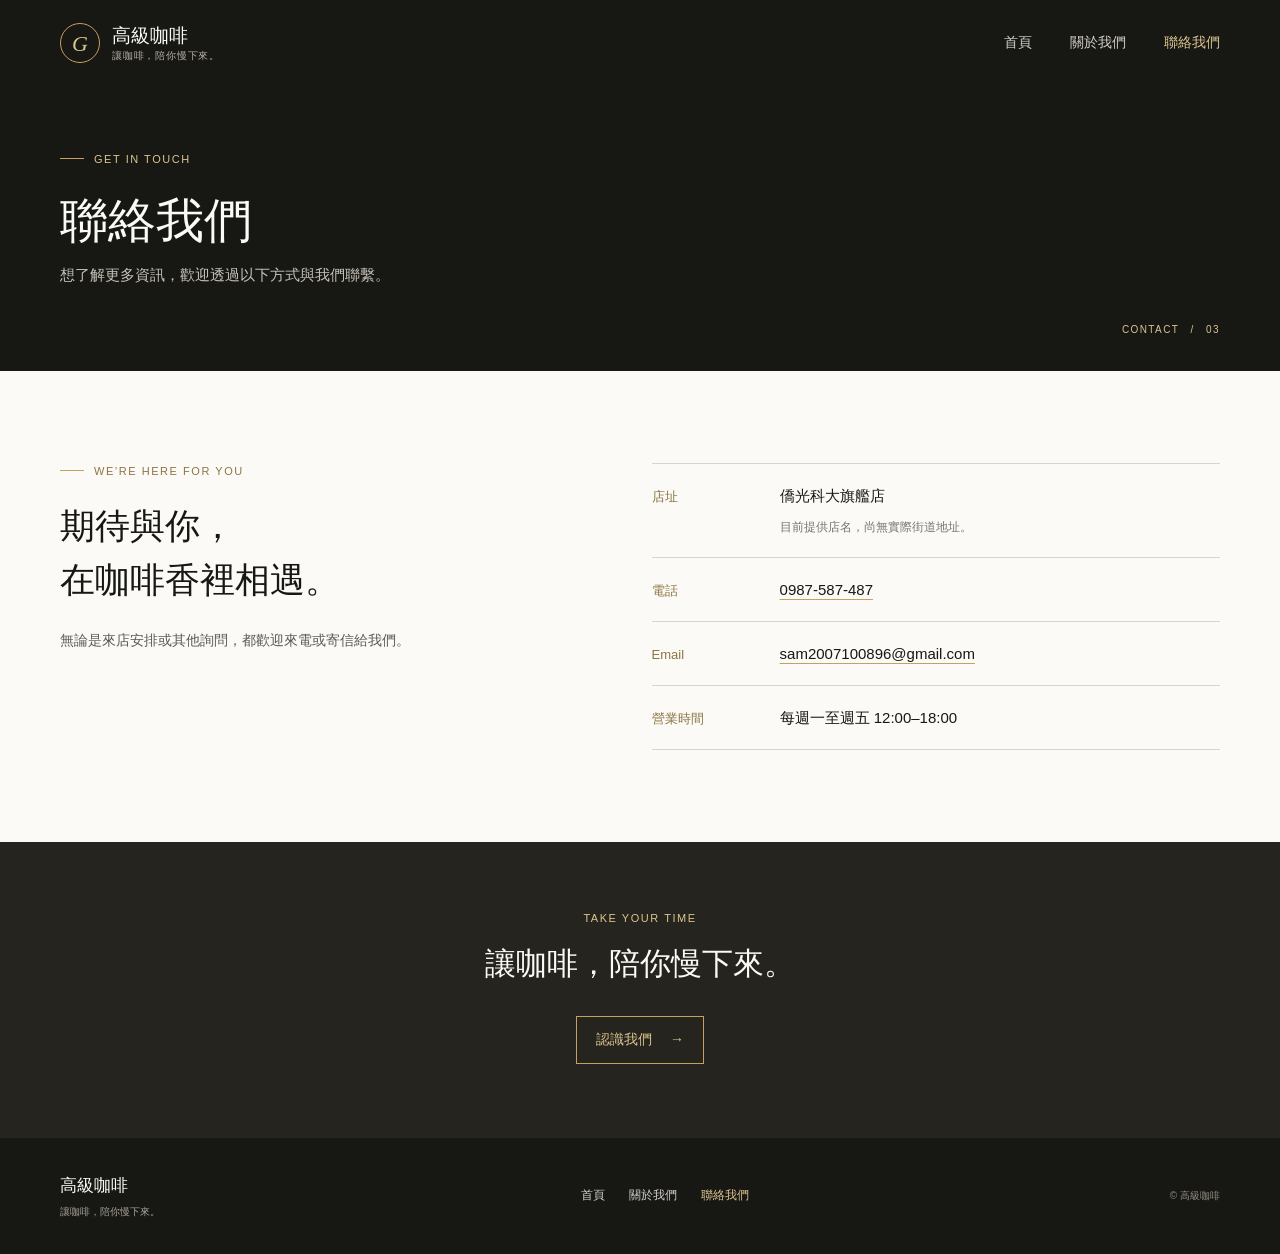
<file: pages/contact.html>
<!doctype html>
<html lang="zh-Hant">
<head>
  <meta charset="utf-8">
  <meta name="viewport" content="width=device-width, initial-scale=1">
  <meta name="description" content="高級咖啡聯絡方式與營業時間。">
  <title>聯絡我們｜高級咖啡</title>
  <link rel="stylesheet" href="assets/css/site.css">
  <script src="assets/js/site.js" defer></script>
</head>
<body>
  <a class="skip-link" href="#main">跳至主要內容</a>
  <header class="site-header"><div class="header-inner"><a class="brand" href="index.html" aria-label="高級咖啡首頁"><span class="brand-mark" aria-hidden="true">G</span><span class="brand-copy"><strong>高級咖啡</strong><small>讓咖啡，陪你慢下來。</small></span></a><button class="menu-toggle" type="button" aria-expanded="false" aria-controls="site-nav" aria-label="開啟選單"><span></span><span></span><span></span></button><nav class="site-nav" id="site-nav" aria-label="主要導覽"><a href="index.html">首頁</a><a href="about.html">關於我們</a><a href="contact.html" aria-current="page">聯絡我們</a></nav></div></header>
  <main id="main">
    <section class="page-hero"><div class="page-hero-inner"><p class="eyebrow"><span></span>GET IN TOUCH</p><h1>聯絡我們</h1><p>想了解更多資訊，歡迎透過以下方式與我們聯繫。</p><span class="page-hero-index">CONTACT　/　03</span></div></section>
    <section class="section-pad contact-section"><div class="contact-heading"><p class="eyebrow eyebrow-dark"><span></span>WE’RE HERE FOR YOU</p><h2>期待與你，<br>在咖啡香裡相遇。</h2><p class="contact-intro">無論是來店安排或其他詢問，都歡迎來電或寄信給我們。</p></div><div class="contact-details"><div class="contact-row"><h3>店址</h3><p>僑光科大旗艦店</p><small>目前提供店名，尚無實際街道地址。</small></div><div class="contact-row"><h3>電話</h3><p><a href="tel:0987587487">0987-587-487</a></p></div><div class="contact-row"><h3>Email</h3><p><a href="mailto:sam2007100896@gmail.com">sam2007100896@gmail.com</a></p></div><div class="contact-row"><h3>營業時間</h3><p>每週一至週五 12:00–18:00</p></div></div></section>
    <section class="contact-note-band"><p class="eyebrow">TAKE YOUR TIME</p><h2>讓咖啡，陪你慢下來。</h2><a class="button button-outline" href="about.html">認識我們 <span aria-hidden="true">→</span></a></section>
  </main>
  <footer class="site-footer"><div class="footer-inner"><a class="footer-brand" href="index.html">高級咖啡<span>讓咖啡，陪你慢下來。</span></a><nav class="footer-nav" aria-label="頁尾導覽"><a href="index.html">首頁</a><a href="about.html">關於我們</a><a href="contact.html" aria-current="page">聯絡我們</a></nav><p class="copyright">© 高級咖啡</p></div></footer>
</body>
</html>
</file>
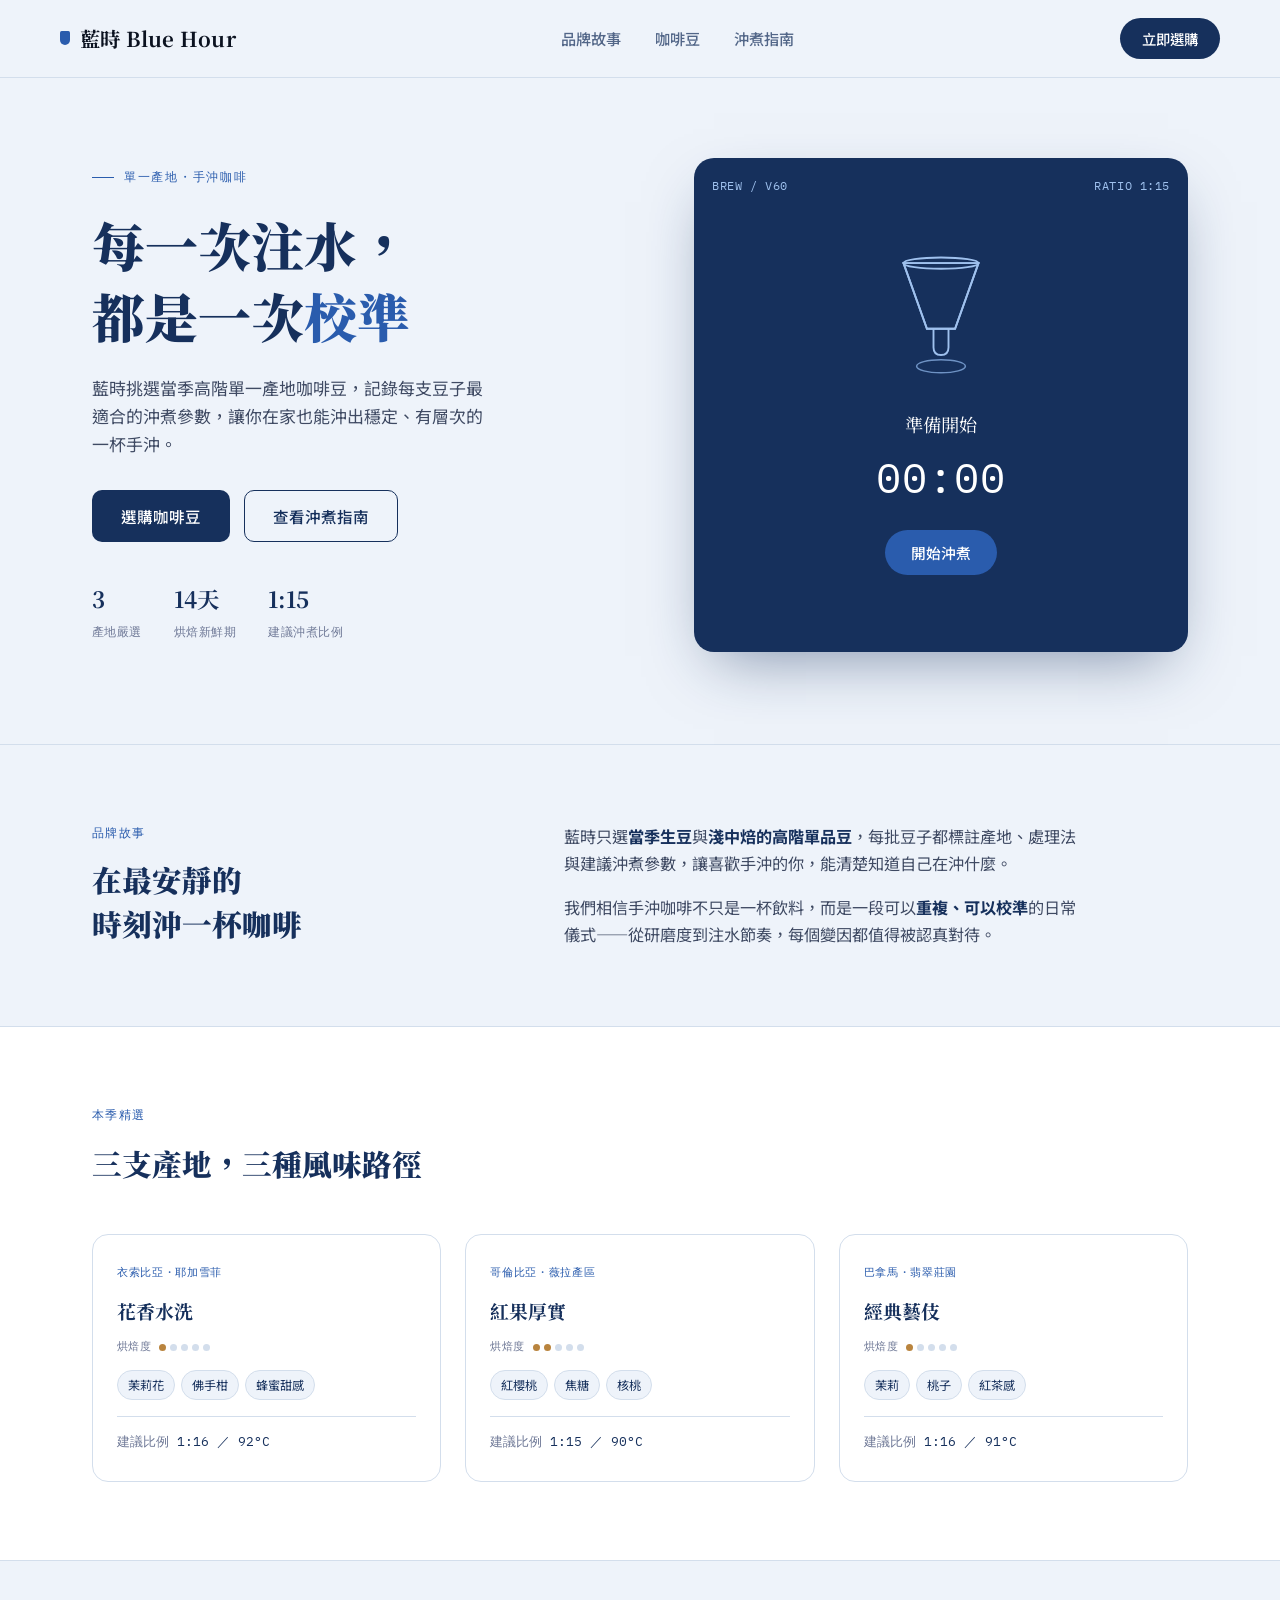
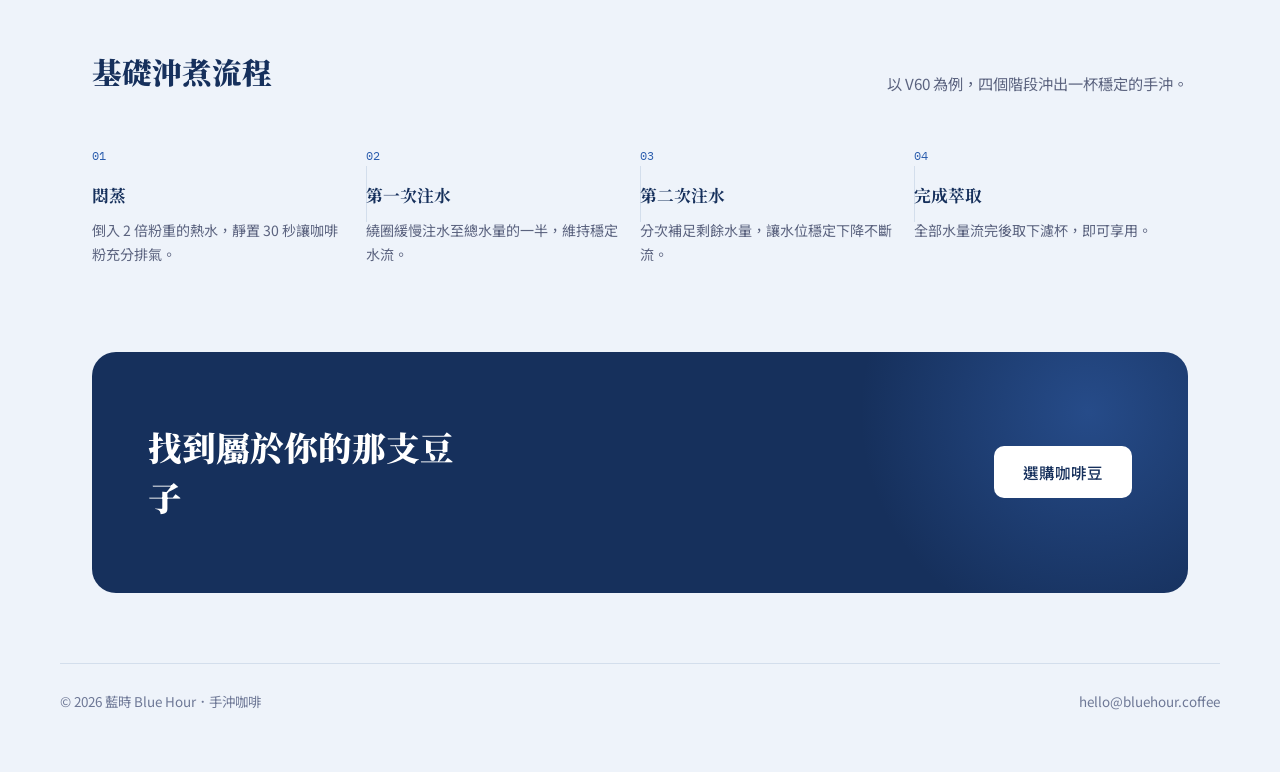
<file: w1/claude.html>
<!DOCTYPE html>
<html lang="zh-Hant">
<head>
<meta charset="UTF-8">
<meta name="viewport" content="width=device-width, initial-scale=1.0">
<title>藍時 Blue Hour｜手沖咖啡</title>
<link rel="preconnect" href="https://fonts.googleapis.com">
<link rel="preconnect" href="https://fonts.gstatic.com" crossorigin>
<link href="https://fonts.googleapis.com/css2?family=Noto+Serif+TC:wght@500;700;900&family=Noto+Sans+TC:wght@400;500;700&family=IBM+Plex+Mono:wght@400;500&display=swap" rel="stylesheet">
<style>
  :root{
    --ink: #0B1220;
    --deep: #16305C;
    --blue: #2A5CAD;
    --blue-bright: #3E74CC;
    --paper: #EEF3FA;
    --mist: #D3DEEC;
    --white: #FFFFFF;
    --roast: #B9843E;

    --display: 'Noto Serif TC', serif;
    --body: 'Noto Sans TC', sans-serif;
    --mono: 'IBM Plex Mono', monospace;
  }

  *{ box-sizing:border-box; margin:0; padding:0; }
  html{ scroll-behavior:smooth; }
  body{
    background: var(--paper);
    color: var(--ink);
    font-family: var(--body);
    line-height:1.65;
    -webkit-font-smoothing:antialiased;
  }
  a{ color:inherit; text-decoration:none; }
  ul{ list-style:none; }
  button{ font-family:inherit; cursor:pointer; }
  :focus-visible{ outline:2px solid var(--blue); outline-offset:3px; border-radius:4px; }

  .wrap{ max-width:1160px; margin:0 auto; padding:0 32px; }

  /* NAV */
  header.site{
    position:sticky; top:0; z-index:50;
    background: rgba(238,243,250,0.88);
    backdrop-filter: blur(10px);
    border-bottom:1px solid var(--mist);
  }
  .nav{ display:flex; align-items:center; justify-content:space-between; padding:18px 0; }
  .logo{ font-family:var(--display); font-weight:700; font-size:1.28rem; letter-spacing:0.02em; display:flex; align-items:center; gap:10px; }
  .logo .mark{ width:10px; height:14px; background:var(--blue); border-radius:2px 2px 6px 6px; }
  .nav-links{ display:flex; gap:34px; font-size:0.95rem; font-weight:500; color:var(--deep); }
  .nav-links a{ opacity:0.72; transition:opacity .15s ease; }
  .nav-links a:hover{ opacity:1; }
  .nav-cta{
    background:var(--deep); color:var(--white);
    padding:10px 22px; border-radius:999px; font-size:0.9rem; font-weight:500;
    border:none; transition:background .15s ease, transform .15s ease;
  }
  .nav-cta:hover{ background:var(--blue); transform:translateY(-1px); }

  /* HERO */
  .hero{ padding:80px 0 92px; }
  .hero-grid{ display:grid; grid-template-columns:1.05fr 0.95fr; gap:56px; align-items:center; }
  .eyebrow{
    font-family:var(--mono); font-size:0.76rem; letter-spacing:0.14em; text-transform:uppercase;
    color:var(--blue); display:flex; align-items:center; gap:10px; margin-bottom:22px;
  }
  .eyebrow::before{ content:""; width:22px; height:1px; background:var(--blue); }
  .hero h1{
    font-family:var(--display); font-weight:900; font-size:clamp(2.1rem,4.2vw,3.3rem);
    line-height:1.35; color:var(--deep); margin-bottom:22px;
  }
  .hero h1 em{ font-style:normal; color:var(--blue); }
  .hero p.lede{ font-size:1.06rem; color:#3F4A63; max-width:44ch; margin-bottom:32px; }
  .hero-actions{ display:flex; gap:14px; flex-wrap:wrap; margin-bottom:38px; }
  .btn-primary, .btn-ghost{
    padding:14px 28px; border-radius:10px; font-size:0.97rem; font-weight:500;
    border:1px solid transparent; transition:all .15s ease; display:inline-flex; align-items:center; gap:8px;
  }
  .btn-primary{ background:var(--deep); color:var(--white); }
  .btn-primary:hover{ background:var(--blue); transform:translateY(-1px); }
  .btn-ghost{ background:transparent; border-color:var(--deep); color:var(--deep); }
  .btn-ghost:hover{ background:var(--deep); color:var(--white); }

  .hero-stats{ display:flex; gap:32px; font-family:var(--mono); }
  .hero-stats div strong{ display:block; font-size:1.4rem; font-family:var(--display); color:var(--deep); }
  .hero-stats div span{ font-size:0.74rem; color:#6E7896; letter-spacing:0.04em; }

  /* SIGNATURE: brew timer */
  .brewer{
    position:relative; background:var(--deep); border-radius:20px;
    aspect-ratio:1/1; overflow:hidden;
    box-shadow:0 24px 60px -20px rgba(22,48,92,0.5);
    display:flex; flex-direction:column; align-items:center; justify-content:center;
    padding: 26px;
  }
  .brewer-hud{
    position:absolute; top:18px; left:18px; right:18px;
    display:flex; justify-content:space-between;
    font-family:var(--mono); font-size:0.72rem; color:#9FC1EE; letter-spacing:0.05em;
  }
  .brewer-stage{
    font-family:var(--display); color:var(--white); font-size:1.15rem;
    margin-top: 6px; margin-bottom: 4px; text-align:center; min-height: 1.6em;
  }
  .brewer-time{
    font-family:var(--mono); font-size:2.6rem; color:var(--white); letter-spacing:0.02em; margin-bottom:18px;
  }
  .dripper-svg{ width:150px; margin-bottom: 18px; }
  .brewer-btn{
    background:var(--blue); color:var(--white); border:none;
    padding:12px 26px; border-radius:999px; font-size:0.92rem; font-weight:500;
    transition:background .15s ease;
  }
  .brewer-btn:hover{ background:var(--blue-bright); }
  .brewer-btn:disabled{ opacity:0.55; cursor:default; }

  /* STORY */
  .story{ padding:78px 0; border-top:1px solid var(--mist); }
  .story-grid{ display:grid; grid-template-columns:0.8fr 1.2fr; gap:56px; }
  .section-label{
    font-family:var(--mono); font-size:0.76rem; letter-spacing:0.12em; text-transform:uppercase;
    color:var(--blue); margin-bottom:14px;
  }
  .story h2{ font-family:var(--display); font-weight:900; font-size:1.85rem; color:var(--deep); line-height:1.5; }
  .story-body p{ font-size:1.01rem; color:#3F4A63; margin-bottom:18px; max-width:58ch; }
  .story-body p:last-child{ margin-bottom:0; }
  .story-body strong{ color:var(--deep); }

  /* BEANS */
  .beans{ padding:78px 0; background:var(--white); border-top:1px solid var(--mist); border-bottom:1px solid var(--mist); }
  .beans-head{ max-width:640px; margin-bottom:46px; }
  .beans-head h2{ font-family:var(--display); font-weight:900; font-size:1.85rem; color:var(--deep); margin-top:10px; }
  .bean-cards{ display:grid; grid-template-columns:repeat(3,1fr); gap:24px; }
  .b-card{
    border:1px solid var(--mist); border-radius:16px; padding:28px 24px;
    transition:border-color .15s ease, transform .15s ease;
  }
  .b-card:hover{ border-color:var(--blue-bright); transform:translateY(-3px); }
  .b-card .origin{ font-family:var(--mono); font-size:0.7rem; color:var(--blue); letter-spacing:0.06em; margin-bottom:14px; }
  .b-card h3{ font-family:var(--display); font-weight:700; font-size:1.18rem; color:var(--deep); margin-bottom:12px; }
  .roast-bar{ display:flex; align-items:center; gap:8px; margin-bottom:14px; }
  .roast-bar .label{ font-family:var(--mono); font-size:0.68rem; color:#6E7896; letter-spacing:0.04em; }
  .roast-dots{ display:flex; gap:4px; }
  .roast-dots span{ width:7px; height:7px; border-radius:50%; background:var(--mist); }
  .roast-dots span.on{ background:var(--roast); }
  .flavor-tags{ display:flex; flex-wrap:wrap; gap:6px; margin-bottom:16px; }
  .flavor-tags span{
    font-size:0.76rem; padding:4px 10px; border-radius:999px;
    background:var(--paper); color:var(--deep); border:1px solid var(--mist);
  }
  .b-card .ratio{ font-family:var(--mono); font-size:0.82rem; color:var(--deep); border-top:1px solid var(--mist); padding-top:14px; }
  .b-card .ratio span{ color:#6E7896; }

  /* GUIDE */
  .guide{ padding:86px 0; }
  .guide-head{ display:flex; justify-content:space-between; align-items:flex-end; margin-bottom:50px; gap:24px; flex-wrap:wrap; }
  .guide-head h2{ font-family:var(--display); font-weight:900; font-size:1.85rem; color:var(--deep); }
  .guide-head p{ max-width:38ch; color:#5B637F; font-size:0.95rem; }
  .steps{ display:grid; grid-template-columns:repeat(4,1fr); position:relative; }
  .step{ position:relative; padding:0 22px 0 0; }
  .step:not(:last-child)::after{
    content:""; position:absolute; top:20px; right:-1px; width:1px; height:56px; background:var(--mist);
  }
  .step .num{ font-family:var(--mono); font-size:0.76rem; color:var(--blue); margin-bottom:16px; display:block; }
  .step h3{ font-family:var(--display); font-weight:700; font-size:1.05rem; color:var(--deep); margin-bottom:10px; }
  .step p{ font-size:0.88rem; color:#5B637F; }

  /* CTA */
  .cta{
    background:var(--deep); color:var(--white); border-radius:24px; margin:0 32px 32px;
    padding:70px 56px; position:relative; overflow:hidden;
  }
  .cta::before{
    content:""; position:absolute; width:460px; height:460px;
    background:radial-gradient(circle, rgba(62,116,204,0.4), transparent 70%);
    top:-170px; right:-130px; border-radius:50%;
  }
  .cta-inner{ position:relative; z-index:2; display:flex; justify-content:space-between; align-items:center; gap:40px; flex-wrap:wrap; }
  .cta h2{ font-family:var(--display); font-weight:900; font-size:clamp(1.5rem,2.8vw,2.1rem); max-width:16ch; line-height:1.5; }
  .cta .btn-primary{ background:var(--white); color:var(--deep); white-space:nowrap; }
  .cta .btn-primary:hover{ background:var(--paper); }

  footer.site{ padding:38px 32px 60px; }
  .footer-grid{
    max-width:1160px; margin:0 auto; display:flex; justify-content:space-between; align-items:center;
    flex-wrap:wrap; gap:16px; font-size:0.84rem; color:#6E7896; border-top:1px solid var(--mist); padding-top:26px;
  }

  @media (prefers-reduced-motion:reduce){ *{ animation-duration:0.001ms !important; transition-duration:0.001ms !important; } }

  @media (max-width:880px){
    .hero-grid{ grid-template-columns:1fr; }
    .brewer{ order:-1; max-width:400px; margin:0 auto 8px; }
    .story-grid{ grid-template-columns:1fr; gap:28px; }
    .bean-cards{ grid-template-columns:1fr; }
    .steps{ grid-template-columns:1fr 1fr; row-gap:32px; }
    .step:nth-child(2)::after{ display:none; }
    .nav-links{ display:none; }
    .cta{ margin:0 16px 16px; padding:46px 28px; }
    .cta-inner{ flex-direction:column; align-items:flex-start; }
  }
  @media (max-width:520px){
    .wrap{ padding:0 20px; }
    .steps{ grid-template-columns:1fr; }
    .step:not(:last-child)::after{ display:none; }
    .hero-stats{ gap:20px; }
  }
</style>
</head>
<body>

<header class="site">
  <nav class="wrap nav">
    <div class="logo"><span class="mark"></span>藍時 Blue Hour</div>
    <ul class="nav-links">
      <li><a href="#story">品牌故事</a></li>
      <li><a href="#beans">咖啡豆</a></li>
      <li><a href="#guide">沖煮指南</a></li>
    </ul>
    <button class="nav-cta">立即選購</button>
  </nav>
</header>

<section class="hero">
  <div class="wrap hero-grid">
    <div>
      <div class="eyebrow">單一產地・手沖咖啡</div>
      <h1>每一次注水，<br>都是一次<em>校準</em></h1>
      <p class="lede">藍時挑選當季高階單一產地咖啡豆，記錄每支豆子最適合的沖煮參數，讓你在家也能沖出穩定、有層次的一杯手沖。</p>
      <div class="hero-actions">
        <button class="btn-primary">選購咖啡豆</button>
        <button class="btn-ghost">查看沖煮指南</button>
      </div>
      <div class="hero-stats">
        <div><strong>3</strong><span>產地嚴選</span></div>
        <div><strong>14天</strong><span>烘焙新鮮期</span></div>
        <div><strong>1:15</strong><span>建議沖煮比例</span></div>
      </div>
    </div>

    <div class="brewer">
      <div class="brewer-hud">
        <span>BREW / V60</span>
        <span id="ratioTag">RATIO 1:15</span>
      </div>
      <svg class="dripper-svg" id="dripperSvg" viewBox="0 0 160 160" xmlns="http://www.w3.org/2000/svg">
        <path d="M40 30 L120 30 L95 100 L65 100 Z" fill="none" stroke="#9FC1EE" stroke-width="2"/>
        <rect id="waterLevel" x="65" y="98" width="30" height="0" fill="#3E74CC" opacity="0.85"/>
        <path d="M40 30 L120 30 L95 100 L65 100 Z" fill="none" stroke="#9FC1EE" stroke-width="2"/>
        <ellipse cx="80" cy="30" rx="40" ry="6" fill="none" stroke="#9FC1EE" stroke-width="2"/>
        <path d="M72 100 L72 120 Q72 128 80 128 Q88 128 88 120 L88 100" fill="none" stroke="#9FC1EE" stroke-width="2"/>
        <ellipse cx="80" cy="140" rx="26" ry="7" fill="none" stroke="#6E92C4" stroke-width="1.6"/>
        <line id="pourLine" x1="80" y1="8" x2="80" y2="30" stroke="#3E74CC" stroke-width="3" opacity="0"/>
      </svg>
      <div class="brewer-stage" id="stageLabel">準備開始</div>
      <div class="brewer-time" id="timeLabel">00:00</div>
      <button class="brewer-btn" id="brewBtn">開始沖煮</button>
    </div>
  </div>
</section>

<section class="story" id="story">
  <div class="wrap story-grid">
    <div>
      <div class="section-label">品牌故事</div>
      <h2>在最安靜的<br>時刻沖一杯咖啡</h2>
    </div>
    <div class="story-body">
      <p>藍時只選<strong>當季生豆</strong>與<strong>淺中焙的高階單品豆</strong>，每批豆子都標註產地、處理法與建議沖煮參數，讓喜歡手沖的你，能清楚知道自己在沖什麼。</p>
      <p>我們相信手沖咖啡不只是一杯飲料，而是一段可以<strong>重複、可以校準</strong>的日常儀式——從研磨度到注水節奏，每個變因都值得被認真對待。</p>
    </div>
  </div>
</section>

<section class="beans" id="beans">
  <div class="wrap">
    <div class="beans-head">
      <div class="section-label">本季精選</div>
      <h2>三支產地，三種風味路徑</h2>
    </div>
    <div class="bean-cards">
      <div class="b-card">
        <div class="origin">衣索比亞・耶加雪菲</div>
        <h3>花香水洗</h3>
        <div class="roast-bar">
          <span class="label">烘焙度</span>
          <div class="roast-dots"><span class="on"></span><span></span><span></span><span></span><span></span></div>
        </div>
        <div class="flavor-tags"><span>茉莉花</span><span>佛手柑</span><span>蜂蜜甜感</span></div>
        <div class="ratio"><span>建議比例</span> 1:16 ／ 92°C</div>
      </div>
      <div class="b-card">
        <div class="origin">哥倫比亞・薇拉產區</div>
        <h3>紅果厚實</h3>
        <div class="roast-bar">
          <span class="label">烘焙度</span>
          <div class="roast-dots"><span class="on"></span><span class="on"></span><span></span><span></span><span></span></div>
        </div>
        <div class="flavor-tags"><span>紅櫻桃</span><span>焦糖</span><span>核桃</span></div>
        <div class="ratio"><span>建議比例</span> 1:15 ／ 90°C</div>
      </div>
      <div class="b-card">
        <div class="origin">巴拿馬・翡翠莊園</div>
        <h3>經典藝伎</h3>
        <div class="roast-bar">
          <span class="label">烘焙度</span>
          <div class="roast-dots"><span class="on"></span><span></span><span></span><span></span><span></span></div>
        </div>
        <div class="flavor-tags"><span>茉莉</span><span>桃子</span><span>紅茶感</span></div>
        <div class="ratio"><span>建議比例</span> 1:16 ／ 91°C</div>
      </div>
    </div>
  </div>
</section>

<section class="guide" id="guide">
  <div class="wrap">
    <div class="guide-head">
      <h2>基礎沖煮流程</h2>
      <p>以 V60 為例，四個階段沖出一杯穩定的手沖。</p>
    </div>
    <div class="steps">
      <div class="step">
        <span class="num">01</span>
        <h3>悶蒸</h3>
        <p>倒入 2 倍粉重的熱水，靜置 30 秒讓咖啡粉充分排氣。</p>
      </div>
      <div class="step">
        <span class="num">02</span>
        <h3>第一次注水</h3>
        <p>繞圈緩慢注水至總水量的一半，維持穩定水流。</p>
      </div>
      <div class="step">
        <span class="num">03</span>
        <h3>第二次注水</h3>
        <p>分次補足剩餘水量，讓水位穩定下降不斷流。</p>
      </div>
      <div class="step">
        <span class="num">04</span>
        <h3>完成萃取</h3>
        <p>全部水量流完後取下濾杯，即可享用。</p>
      </div>
    </div>
  </div>
</section>

<div class="wrap" style="padding:0;">
  <div class="cta">
    <div class="cta-inner">
      <h2>找到屬於你的那支豆子</h2>
      <button class="btn-primary">選購咖啡豆</button>
    </div>
  </div>
</div>

<footer class="site">
  <div class="footer-grid">
    <div>© 2026 藍時 Blue Hour．手沖咖啡</div>
    <div>hello@bluehour.coffee</div>
  </div>
</footer>

<script>
  (function(){
    const btn = document.getElementById('brewBtn');
    const stageLabel = document.getElementById('stageLabel');
    const timeLabel = document.getElementById('timeLabel');
    const waterLevel = document.getElementById('waterLevel');
    const pourLine = document.getElementById('pourLine');

    const stages = [
      { name:'悶蒸中', dur:30, water:8 },
      { name:'第一次注水', dur:60, water:38 },
      { name:'第二次注水', dur:60, water:75 },
      { name:'萃取完成', dur:0, water:75 }
    ];

    let running = false;
    let stageIndex = 0;
    let elapsed = 0;
    let totalElapsed = 0;
    let timer = null;

    function fmt(s){
      const m = Math.floor(s/60).toString().padStart(2,'0');
      const sec = Math.floor(s%60).toString().padStart(2,'0');
      return m+':'+sec;
    }

    function tick(){
      totalElapsed += 1;
      elapsed += 1;
      timeLabel.textContent = fmt(totalElapsed);

      const stage = stages[stageIndex];
      const progress = stage.dur ? Math.min(elapsed/stage.dur, 1) : 1;
      const prevWater = stageIndex === 0 ? 0 : stages[stageIndex-1].water;
      const currentWater = prevWater + (stage.water - prevWater) * progress;
      waterLevel.setAttribute('y', 98 - currentWater*0.55);
      waterLevel.setAttribute('height', currentWater*0.55);

      pourLine.style.opacity = (stageIndex === 1 || stageIndex === 2) ? '0.9' : '0';

      if(stage.dur && elapsed >= stage.dur){
        stageIndex += 1;
        elapsed = 0;
        if(stageIndex >= stages.length - 1){
          stageLabel.textContent = stages[stages.length-1].name;
          pourLine.style.opacity = '0';
          clearInterval(timer);
          running = false;
          btn.disabled = false;
          btn.textContent = '再沖一次';
          return;
        }
        stageLabel.textContent = stages[stageIndex].name;
      }
    }

    btn.addEventListener('click', () => {
      if(running) return;
      running = true;
      stageIndex = 0;
      elapsed = 0;
      totalElapsed = 0;
      waterLevel.setAttribute('y', 98);
      waterLevel.setAttribute('height', 0);
      stageLabel.textContent = stages[0].name;
      timeLabel.textContent = '00:00';
      btn.disabled = true;
      btn.textContent = '沖煮中…';
      timer = setInterval(tick, 1000);
    });
  })();
</script>

</body>
</html>
</file>
<file: pages/assets/css/site.css>
@charset "UTF-8";
:root{color-scheme:light;--ink:#171714;--ink-soft:#25241f;--paper:#f5f2ea;--paper-light:#fbfaf6;--gold:#c5a15b;--gold-light:#ddc58f;--muted:#77746c;--line:rgba(23,23,20,.16);--serif:"Iowan Old Style","Noto Serif TC","Songti TC",serif;--sans:"Noto Sans TC","PingFang TC","Microsoft JhengHei",sans-serif;--content:1160px}
*{box-sizing:border-box}html{scroll-behavior:smooth}body{margin:0;background:var(--paper-light);color:var(--ink);font-family:var(--sans);font-size:16px;line-height:1.8;-webkit-font-smoothing:antialiased}a{color:inherit}img{display:block;max-width:100%}button,a{-webkit-tap-highlight-color:transparent}:focus-visible{outline:2px solid var(--gold);outline-offset:4px}.skip-link{position:absolute;z-index:20;top:8px;left:8px;padding:8px 14px;transform:translateY(-150%);background:var(--paper-light);color:var(--ink)}.skip-link:focus{transform:translateY(0)}
.site-header{position:relative;z-index:10;background:var(--ink);color:var(--paper-light)}.header-inner,.footer-inner{width:min(var(--content),calc(100% - 64px));min-height:86px;margin:0 auto;display:flex;align-items:center;justify-content:space-between}.brand{display:inline-flex;align-items:center;gap:12px;color:inherit;text-decoration:none}.brand-mark{width:40px;height:40px;display:grid;place-items:center;border:1px solid var(--gold);border-radius:50%;color:var(--gold-light);font-family:var(--serif);font-size:22px;font-style:italic}.brand-copy{display:grid;line-height:1.4}.brand-copy strong{font-family:var(--serif);font-size:19px;font-weight:500}.brand-copy small{color:#b7b2a7;font-size:10px;letter-spacing:.08em}.site-nav{display:flex;align-items:center;gap:38px}.site-nav a,.footer-nav a{color:#d3d0c8;font-size:14px;text-decoration:none;transition:color 160ms ease}.site-nav a:hover,.footer-nav a:hover,.site-nav a[aria-current=page],.footer-nav a[aria-current=page]{color:var(--gold-light)}.menu-toggle{display:none}
.home-hero{position:relative;overflow:hidden;background:var(--ink);color:var(--paper-light)}.hero-inner{width:min(var(--content),calc(100% - 64px));min-height:590px;margin:0 auto;padding:64px 0 78px;display:grid;grid-template-columns:.94fr 1.06fr;align-items:center;gap:72px}.hero-copy{padding:10px 0 18px}.eyebrow{margin:0 0 20px;color:var(--gold-light);font-size:11px;font-weight:500;letter-spacing:.14em;line-height:1.5}.eyebrow span{display:inline-block;width:24px;height:1px;margin:0 10px 4px 0;background:var(--gold)}.eyebrow-dark{color:#8d7442}h1,h2,h3,p,figure{margin-top:0}.hero-copy h1,.page-hero h1{margin-bottom:20px;font-family:var(--serif);font-size:clamp(42px,5vw,66px);font-weight:500;line-height:1.36}.hero-lede{margin-bottom:14px;color:var(--gold-light);font-family:var(--serif);font-size:20px}.hero-note{max-width:410px;margin-bottom:30px;color:#c5c1b8;font-size:14px}.button-row{display:flex;align-items:center;gap:28px}.button{min-height:48px;padding:10px 19px;display:inline-flex;align-items:center;justify-content:center;gap:18px;border:1px solid transparent;font-size:14px;text-decoration:none;transition:background-color 160ms ease,color 160ms ease,border-color 160ms ease}.button-gold{background:var(--gold);color:var(--ink)}.button-gold:hover{background:var(--gold-light)}.text-link{color:#e4e0d7;font-size:14px;text-decoration:none}.text-link:hover{color:var(--gold-light)}
.hero-art,.space-art{position:relative;min-height:390px;overflow:hidden;display:grid;place-items:center;border:1px solid rgba(197,161,91,.55);background:radial-gradient(ellipse at 50% 58%,#343127 0,#211f1a 45%,#181815 78%)}.hero-art:before,.space-art:before{position:absolute;inset:13px;border:1px solid rgba(221,197,143,.24);content:""}.art-orbit{position:absolute;width:300px;height:300px;border:1px solid rgba(197,161,91,.28);border-radius:50%;transform:scaleX(1.3)}.cup{position:relative;width:190px;height:125px;margin-top:30px;border:2px solid var(--gold-light);border-radius:10px 10px 60px 60px;background:linear-gradient(145deg,#dfd6c4 0,#b9ad96 60%,#817660 100%);box-shadow:0 22px 45px rgba(0,0,0,.35)}.cup:before{position:absolute;top:8px;right:-44px;width:52px;height:54px;border:10px solid var(--gold-light);border-left:0;border-radius:0 30px 30px 0;content:""}.cup:after{position:absolute;top:4px;right:-5px;left:-5px;height:17px;border:2px solid var(--gold-light);border-radius:50%;background:#352d20;content:""}.cup-handle{display:none}.cup-steam,.cup-steam:before,.cup-steam:after{position:absolute;top:-79px;left:48%;width:2px;height:57px;border-radius:50%;background:linear-gradient(transparent,var(--gold-light),transparent);content:"";opacity:.8;transform:rotate(8deg)}.cup-steam:before{top:7px;left:-27px;height:48px;transform:rotate(-17deg)}.cup-steam:after{top:0;left:28px;height:50px;transform:rotate(20deg)}.art-caption{position:absolute;bottom:23px;left:25px;color:var(--gold-light);font-size:9px;letter-spacing:.16em}.art-stamp{position:absolute;top:29px;right:30px;width:60px;height:60px;display:grid;place-content:center;border:1px solid var(--gold);border-radius:50%;color:var(--gold-light);font-family:var(--serif);font-size:11px;line-height:1.2;text-align:center;transform:rotate(12deg)}.hero-index{position:absolute;right:max(32px,calc((100% - var(--content))/2));bottom:22px;color:#9c988e;font-size:9px;letter-spacing:.13em}.hero-index span{padding:0 8px;color:var(--gold)}
.section-pad{padding:92px max(32px,calc((100% - var(--content))/2))}.intro-section{display:grid;grid-template-columns:1fr .82fr;gap:70px;align-items:start;background:var(--paper)}.section-heading h2,.section-topline h2,.story-text h2,.space-copy h2,.contact-heading h2{margin:0;font-family:var(--serif);font-size:35px;font-weight:500;line-height:1.55}.intro-copy{max-width:470px;padding-top:28px}.intro-copy p{margin-bottom:20px;color:#56534c;font-size:15px}.underlined-link{display:inline-flex;gap:20px;align-items:center;border-bottom:1px solid var(--gold);color:var(--ink);font-size:13px;text-decoration:none}.features-section{background:var(--paper-light)}.section-topline{display:flex;align-items:end;justify-content:space-between;gap:32px}.section-topline .eyebrow{margin-bottom:12px}.section-number{color:#928a78;font-size:10px;letter-spacing:.13em}.feature-list{margin-top:48px;display:grid;grid-template-columns:repeat(3,1fr);border-top:1px solid var(--line)}.feature-item{min-height:204px;padding:24px 30px 14px 0}.feature-item+.feature-item{padding-left:30px;border-left:1px solid var(--line)}.feature-number{color:#9b7e43;font-family:var(--serif);font-size:14px}.feature-item h3,.value-row h3{margin:16px 0 9px;font-family:var(--serif);font-size:21px;font-weight:500}.feature-item p,.value-row p{max-width:310px;margin-bottom:0;color:var(--muted);font-size:14px}.mobile-break{display:none}.closing-band,.contact-note-band{padding:68px 24px 74px;background:var(--ink-soft);color:var(--paper-light);text-align:center}.closing-band .eyebrow,.contact-note-band .eyebrow{margin-bottom:10px}.closing-band h2,.contact-note-band h2{margin:0 0 24px;font-family:var(--serif);font-size:31px;font-weight:500}.button-outline{border-color:var(--gold);color:var(--gold-light)}.button-outline:hover{background:var(--gold);color:var(--ink)}
.site-footer{background:var(--ink);color:var(--paper-light)}.footer-inner{min-height:116px;gap:30px}.footer-brand{display:grid;gap:1px;font-family:var(--serif);font-size:17px;text-decoration:none}.footer-brand span{color:#a7a297;font-family:var(--sans);font-size:10px}.footer-nav{display:flex;gap:24px}.footer-nav a{font-size:12px}.copyright{margin:0;color:#928e84;font-size:10px}.page-hero{background:var(--ink);color:var(--paper-light)}.page-hero-inner{position:relative;width:min(var(--content),calc(100% - 64px));min-height:285px;margin:0 auto;padding:65px 0 58px}.page-hero h1{margin-bottom:8px;font-size:48px}.page-hero-inner>p:last-of-type{margin:0;color:#c6c2b9;font-size:15px}.page-hero-index{position:absolute;right:0;bottom:32px;color:var(--gold-light);font-size:10px;letter-spacing:.14em}.story-section{display:grid;grid-template-columns:.72fr 1fr;gap:90px;background:var(--paper-light)}.story-label .section-number{display:block;margin-top:26px}.story-text{max-width:650px}.story-text h2{margin-bottom:22px}.story-text p{margin-bottom:14px;color:#5c5952;font-size:15px}.sample-note{padding-left:12px;border-left:2px solid var(--gold);color:#77746c!important;font-size:12px!important}.values-section{background:var(--paper)}.values-intro{max-width:350px;margin:0;color:var(--muted);font-size:13px}.values-list{margin-top:42px;border-top:1px solid var(--line)}.value-row{min-height:112px;display:grid;grid-template-columns:80px .8fr 1fr;gap:20px;align-items:center;border-bottom:1px solid var(--line)}.value-row h3{margin:0}.value-row p{max-width:430px}.space-section{display:grid;grid-template-columns:1.05fr .8fr;align-items:center;gap:82px;background:var(--paper-light)}.space-art{min-height:340px}.space-art .cup{transform:scale(.82)}.space-copy h2{margin-bottom:18px}.space-copy>p:not(.eyebrow){margin-bottom:24px;color:#5c5952;font-size:14px}.button-dark{background:var(--ink);color:var(--paper-light)}.button-dark:hover{background:#37352e}.contact-section{display:grid;grid-template-columns:.9fr 1fr;gap:80px;background:var(--paper-light)}.contact-heading{align-self:start}.contact-heading .eyebrow{max-width:290px}.contact-intro{max-width:390px;margin:20px 0 0;color:#5c5952;font-size:14px}.contact-details{border-top:1px solid var(--line)}.contact-row{padding:18px 0;display:grid;grid-template-columns:112px 1fr;align-items:baseline;gap:8px 16px;border-bottom:1px solid var(--line)}.contact-row h3{margin:0;color:#8d7442;font-size:13px;font-weight:500}.contact-row p{min-width:0;margin:0;font-size:15px;overflow-wrap:anywhere}.contact-row a{text-decoration-color:var(--gold);text-underline-offset:4px}.contact-row small{grid-column:2;color:var(--muted);font-size:12px}
@media(max-width:760px){.header-inner,.footer-inner{width:min(100% - 40px,var(--content))}.header-inner{min-height:72px}.brand-mark{width:36px;height:36px}.brand-copy strong{font-size:17px}.menu-toggle{width:44px;height:44px;padding:12px 10px;display:flex;flex-direction:column;justify-content:center;gap:5px;border:1px solid rgba(221,197,143,.55);background:transparent;color:var(--paper-light);cursor:pointer}.menu-toggle span{width:22px;height:1px;display:block;background:currentColor;transition:transform 160ms ease,opacity 160ms ease}.menu-toggle[aria-expanded=true] span:first-child{transform:translateY(6px) rotate(45deg)}.menu-toggle[aria-expanded=true] span:nth-child(2){opacity:0}.menu-toggle[aria-expanded=true] span:last-child{transform:translateY(-6px) rotate(-45deg)}.site-nav{position:absolute;top:100%;right:0;left:0;padding:8px 20px 20px;display:none;align-items:stretch;flex-direction:column;gap:0;border-top:1px solid rgba(221,197,143,.2);background:var(--ink)}.site-nav.is-open{display:flex}.site-nav a{padding:12px 0;border-bottom:1px solid rgba(255,255,255,.1)}.hero-inner{width:min(100% - 40px,var(--content));min-height:auto;padding:54px 0 64px;grid-template-columns:1fr;gap:40px}.hero-copy{padding:0}.hero-copy h1{font-size:47px}.hero-art{min-height:min(68vw,360px)}.hero-index{right:20px;bottom:14px}.section-pad{padding:64px 20px}.intro-section,.story-section,.space-section,.contact-section{grid-template-columns:1fr;gap:28px}.intro-copy{padding-top:0}.section-heading h2,.section-topline h2,.story-text h2,.space-copy h2,.contact-heading h2{font-size:29px}.section-topline{align-items:start}.section-number{align-self:end;white-space:nowrap}.feature-list{margin-top:30px;grid-template-columns:1fr}.feature-item,.feature-item+.feature-item{min-height:auto;padding:20px 0;border-left:0;border-bottom:1px solid var(--line)}.feature-item h3{margin-top:9px}.feature-item p{max-width:100%}.mobile-break{display:initial}.closing-band,.contact-note-band{padding:54px 20px 58px}.closing-band h2,.contact-note-band h2{font-size:26px}.footer-inner{padding:24px 0;min-height:0;display:grid;grid-template-columns:1fr auto;gap:20px 12px}.footer-nav{grid-column:1/-1;grid-row:2;gap:20px}.copyright{justify-self:end;text-align:right}.page-hero-inner{width:min(100% - 40px,var(--content));min-height:245px;padding:52px 0 50px}.page-hero h1{font-size:40px}.page-hero-index{bottom:20px}.story-label .section-number{margin-top:14px}.values-intro{max-width:100%}.values-list{margin-top:26px}.value-row{padding:18px 0;min-height:0;grid-template-columns:34px 1fr;gap:0 12px}.value-row h3{align-self:center}.value-row p{grid-column:2;margin-top:3px}.space-section{gap:30px}.space-art{min-height:min(68vw,320px)}.contact-section{gap:36px}.contact-row{grid-template-columns:78px minmax(0,1fr)}}
@media(prefers-reduced-motion:reduce){*,*::before,*::after{scroll-behavior:auto!important;transition-duration:.01ms!important}}
</file>
